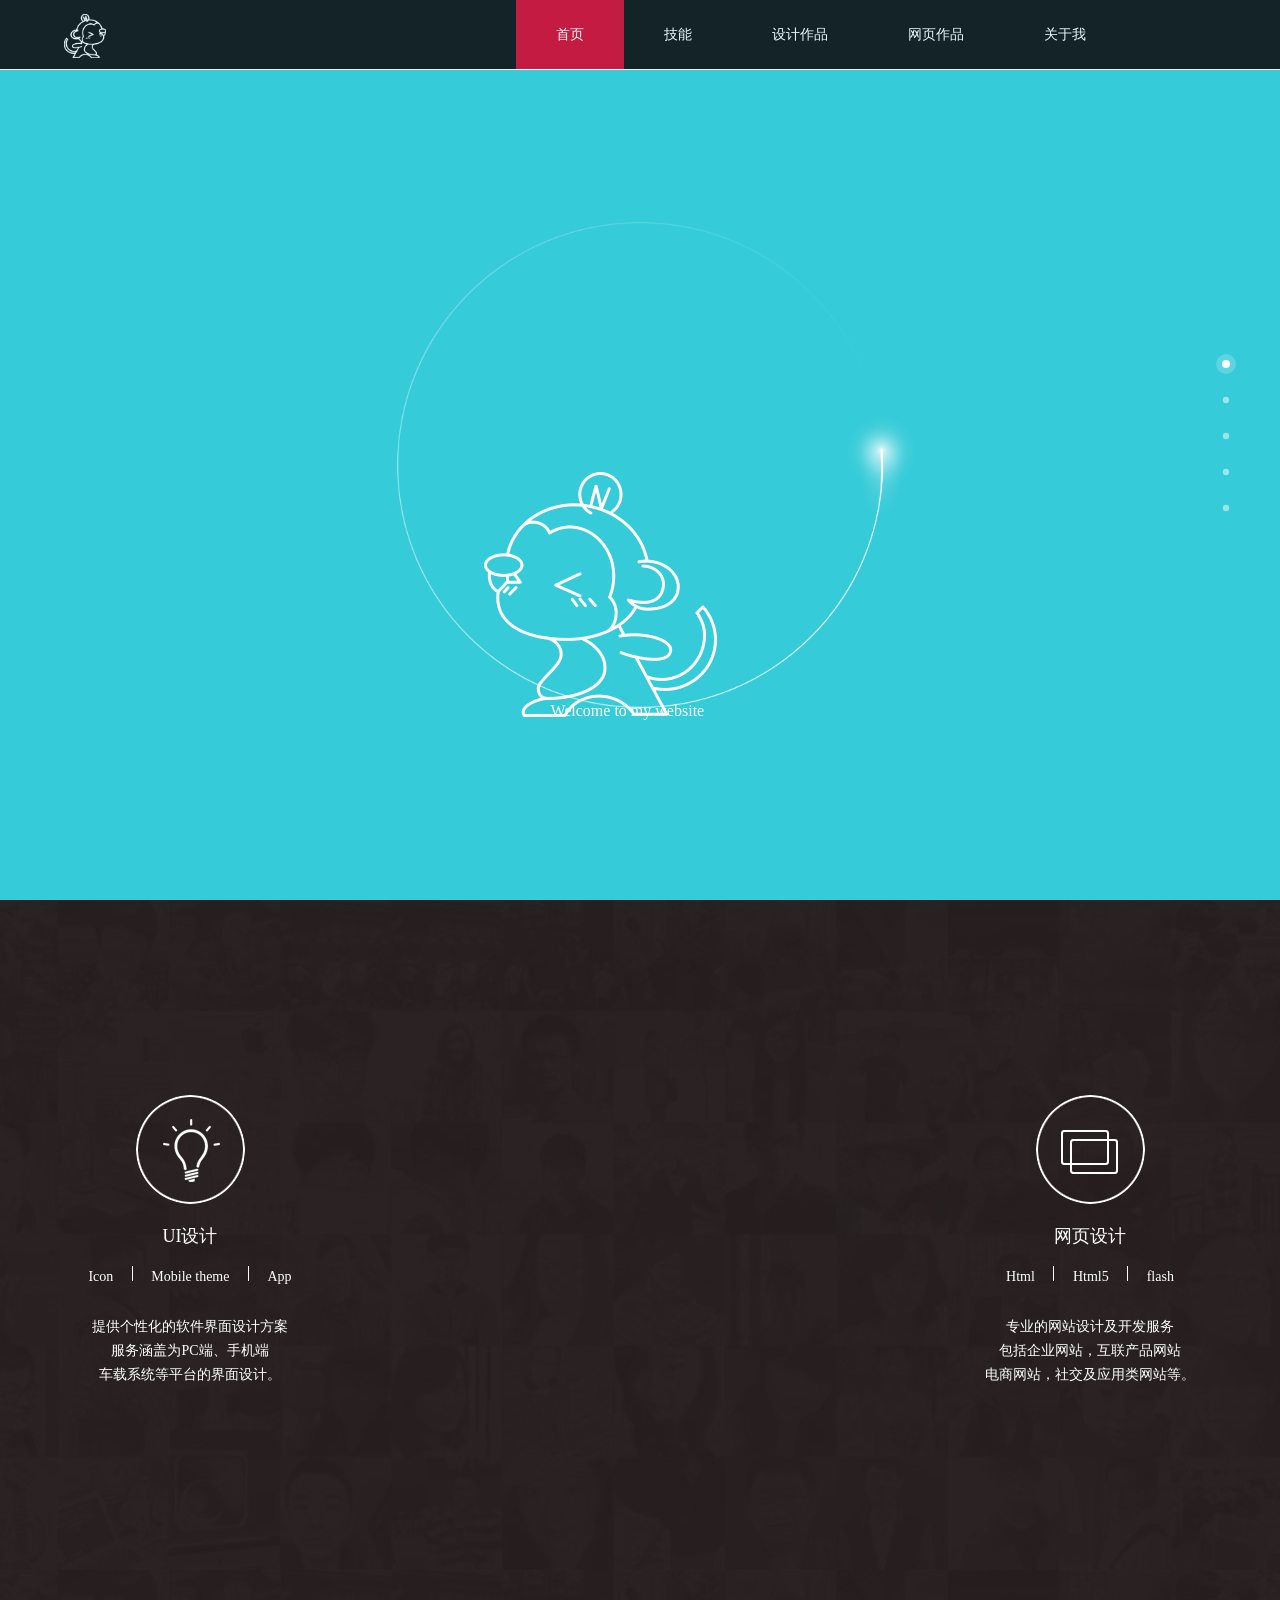
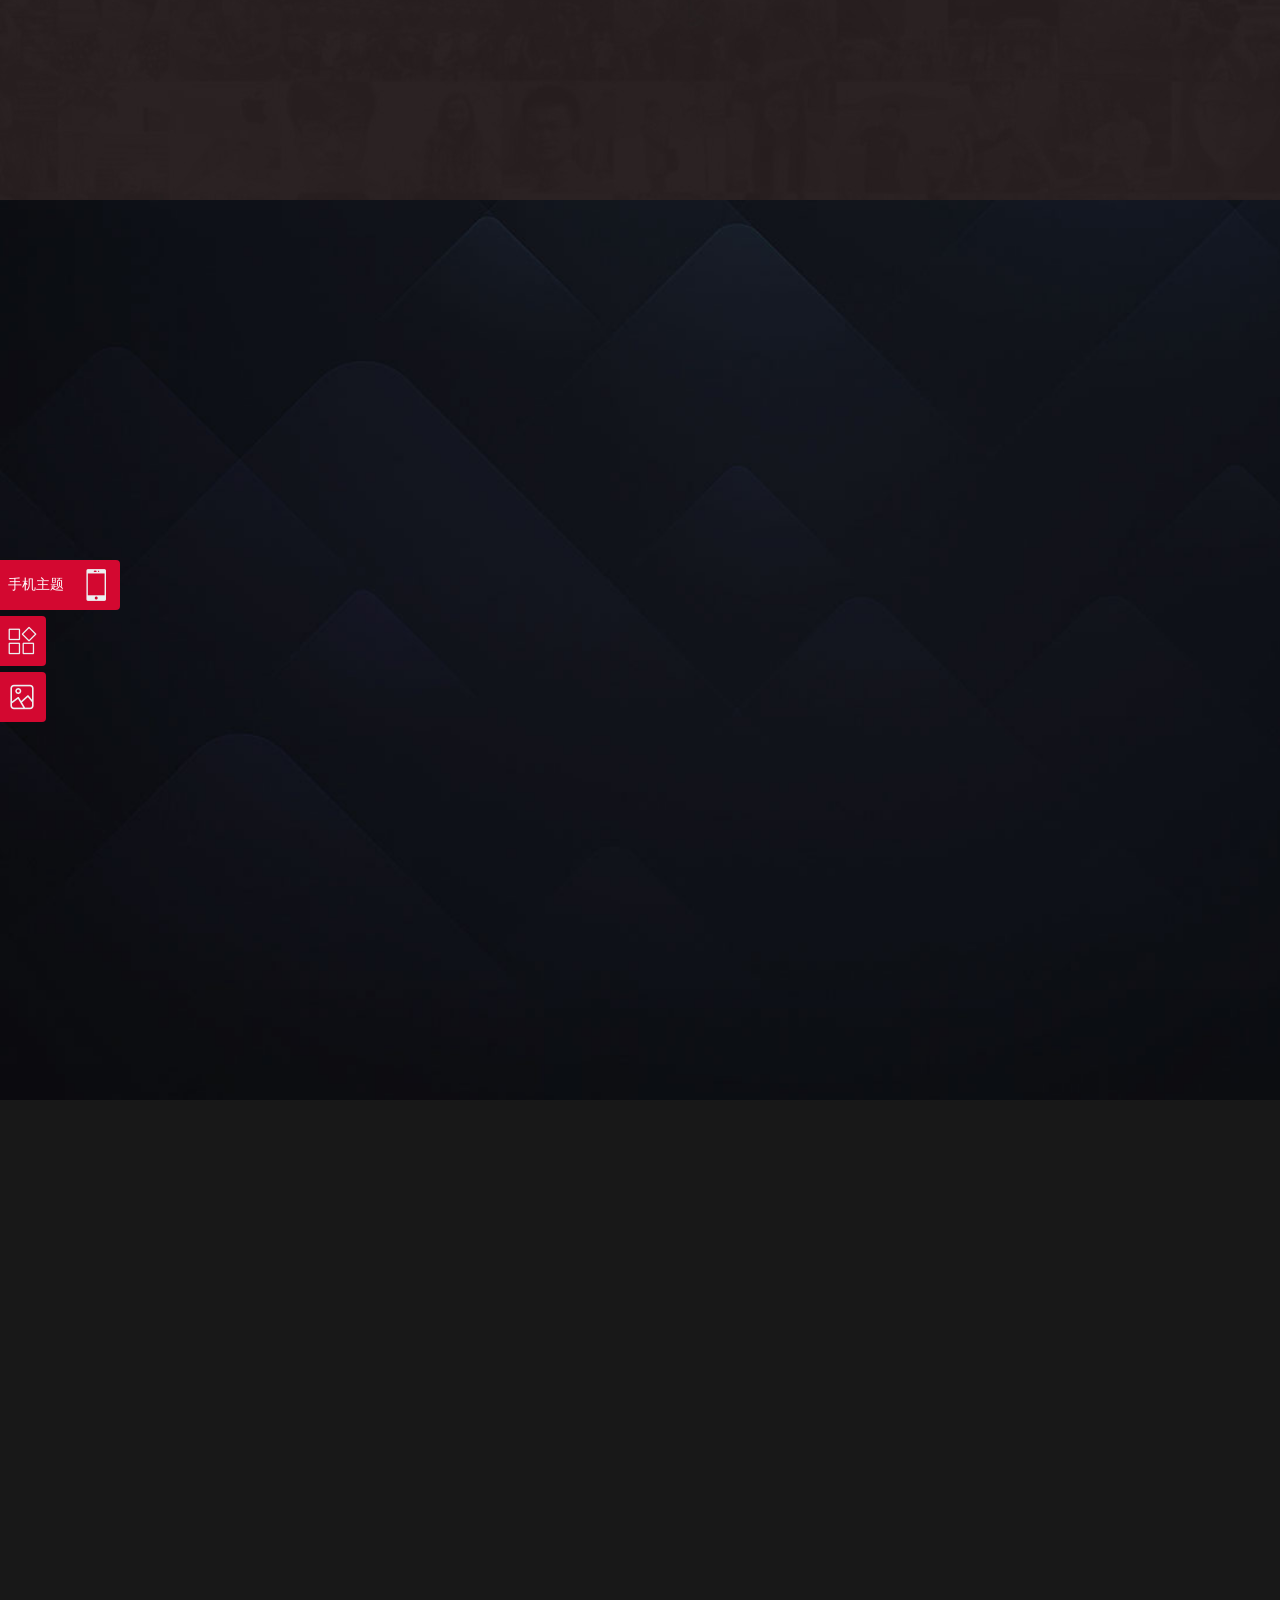
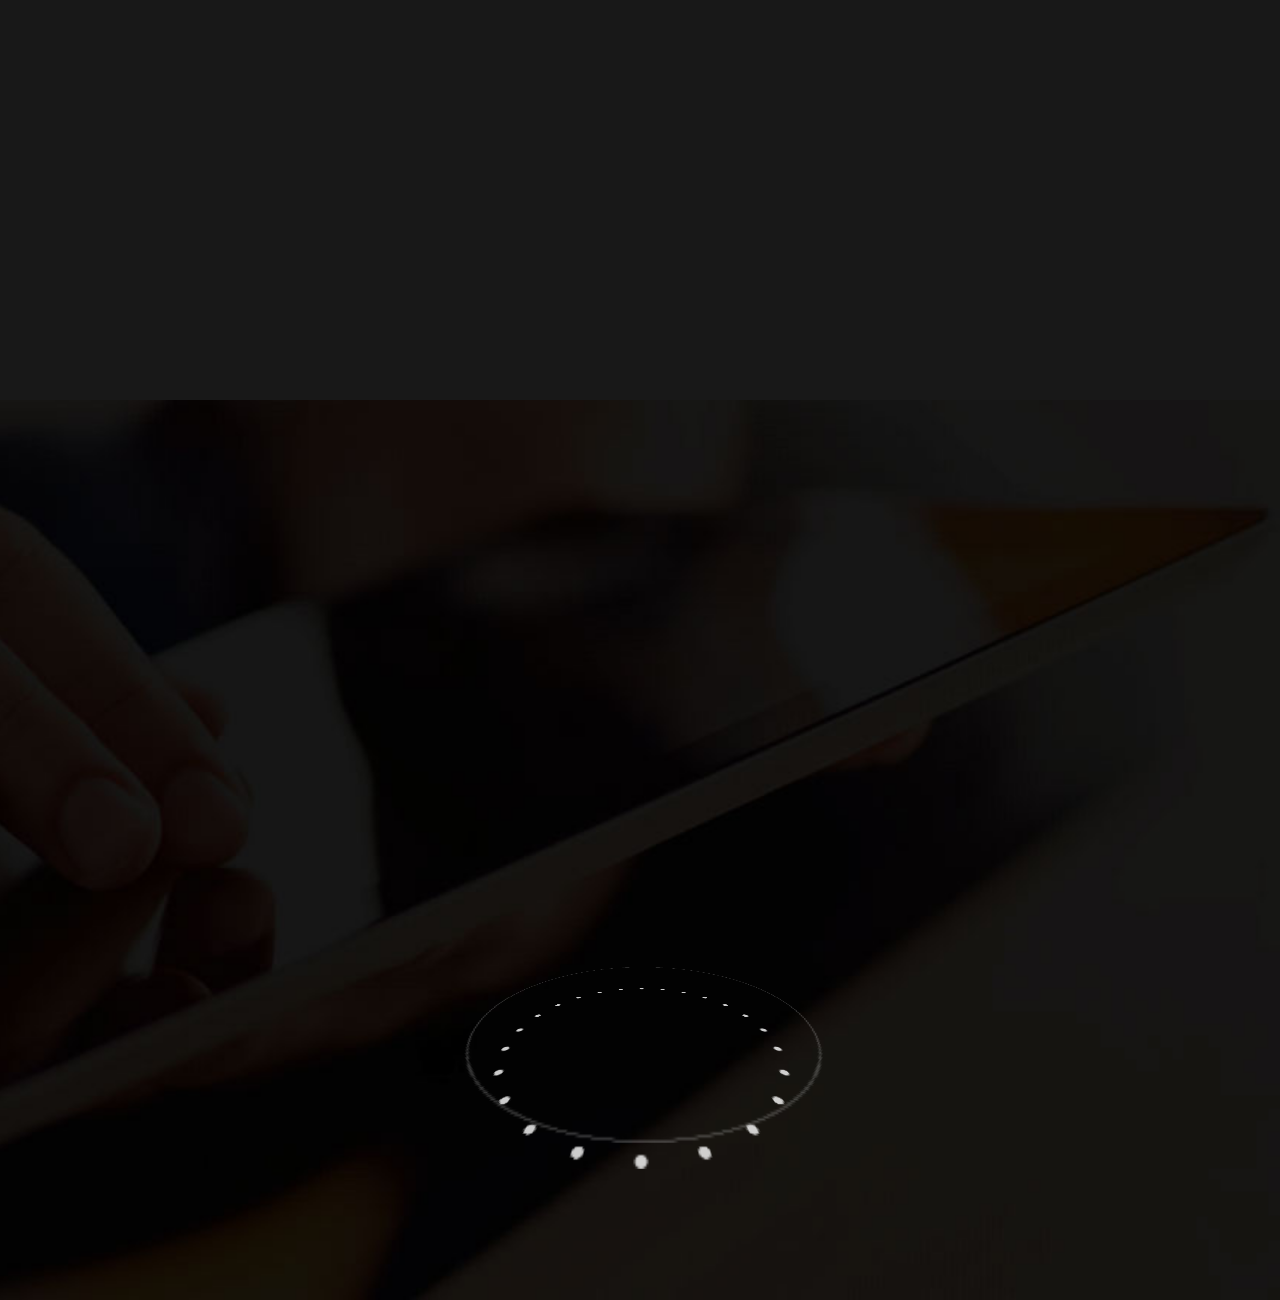
<file: index.html>
<!DOCTYPE html>
<html lang="en">
<head>
    <meta charset="utf-8">
    <link href="css/common.css" rel="stylesheet" type="text/css" />
    <link href="css/index.css" rel="stylesheet" type="text/css" />
</head>
<body>
    <header class="top">
        <div class="top-l">
            <a href="#" class="logo">
            <img src="images/logo5.png" height="44" alt="曾娜个人网站">
            </a>
        </div>
        <div class="top-r">
            <div class="nav">
              <a href="#" class="current">首页</a>
              <a href="#">技能</a>
              <a href="#">设计作品</a>
              <a href="#">网页作品</a>
              <a href="#">关于我</a>
          </div>
        </div>
    </header>
    <section id="wrapper">
        <div class="page one out">
            <div class="banner">
                <ul>
                    <li>
                       <div class="ring">
                           <div class="light"></div>
                       </div> 
                       <div class="banner-logo">
                             <img src="images/logo3.png" height="245" width="233">
                       </div>
                        <p>Welcome to my website</p>
                    </li>
                </ul>
            </div>
        </div>
        <div class="page two out">
            <div class="wrapper">
                <ul>
                    <li class="li01">
                        <div class="bg"></div>
                        <div class="wrap">
                            <div class="ico"></div>
                            <h3>平面设计</h3>
                            <dl>
                                <dd>Ps</dd>
                                <dd><span></span></dd>
                                <dd>Ai</dd>
                                <dd><span></span></dd>
                                <dd>Fw</dd>
                            </dl>
                            <p class="desc">
                            平面设计的常见用途<br/>
                            包括标识、平面广告，海报，广告牌<br/>
                            网站图形元素、标志和产品包装。
                            </p>
                        </div>
                        <div class="img">
                            <img src="pictures/img2-1.jpg" height="168" width="300">
                        </div>
                    </li>
                    <li class="li02">
                        <div class="bg"></div>
                        <div class="wrap">
                            <div class="ico"></div>
                            <h3>UI设计</h3>
                            <dl>
                                <dd>Icon</dd>
                                <dd><span></span></dd>
                                <dd>Mobile theme</dd>
                                <dd><span></span></dd>
                                <dd>App</dd>
                            </dl>
                            <p class="desc">
                            提供个性化的软件界面设计方案<br/>
                            服务涵盖为PC端、手机端<br/>车载系统等平台的界面设计。<br/>
                            </p>
                        </div>
                        <div class="img">
                            <img src="pictures/img2-2.jpg" height="168" width="300">
                        </div>
                    </li>
                    <li class="li03">
                        <div class="bg"></div>
                        <div class="wrap">
                            <div class="ico"></div>
                            <h3>网页设计</h3>
                            <dl>
                                <dd>Html</dd>
                                <dd><span></span></dd>
                                <dd>Html5</dd>
                                <dd><span></span></dd>
                                <dd>flash</dd>
                            </dl>
                            <p class="desc">
                            专业的网站设计及开发服务<br/>
                            包括企业网站，互联产品网站<br/>
                            电商网站，社交及应用类网站等。<br/>
                            </p>
                        </div>
                        <div class="img">
                            <img src="pictures/img2-3.jpg" height="168" width="300">
                        </div>
                    </li>
                    <li class="li04">
                        <div class="bg"></div>
                        <div class="wrap">
                            <div class="ico"></div>
                            <h3>Web前端</h3>
                            <dl>
                                <dd>Html</dd>
                                <dd><span></span></dd>
                                <dd>css</dd>
                                <dd><span></span></dd>
                                <dd>js</dd>
                            </dl>
                            <p class="desc">
                           Web前端开发工程师<br/>
                            主要职责是利用各种Web技术<br/>进行客户端产品的开发
                            </p>
                        </div>
                        <div class="img">
                            <img src="pictures/img2-4.jpg" height="168" width="300">
                        </div>
                    </li>
                </ul>
            </div>
        </div>
        <div class="page three out">
            <!--左边子导航-->
           <ul class="tit clearfix ulwrap">
                <li class="current"><a href="#">手机主题</a></li>
                <li><a href="#">手机APP</a></li>
                <li><a href="#">海报设计</a></li>
            </ul>
            <!--右边内容开始-->
            <div class="wrapper">
                <ol class="wordshow">
                    <li class="app_therm dada current">
                        <div class="therm">
                           <div class="conter_ left">
                              <div class="container">
                               <div class="conter_int">
                                       <ul>
                                           <li style="background-image:url(pictures/app01-1.jpg)"></li>
                                           <li style="background-image:url(pictures/app01-2.jpg)"></li>
                                           <li style="background-image:url(pictures/app01-3.jpg)"></li>
                                           <li style="background-image:url(pictures/app01-4.jpg)"></li>
                                           <li style="background-image:url(pictures/app01-7.jpg)"></li>
                                           <li style="background-image:url(pictures/app01-8.jpg)"></li>
                                           <li style="background-image:url(pictures/app01-1.jpg)"></li>
                                           
                                       </ul>
                               </div>
                               </div>
                           </div>
                           <div class="conter_ right">
                              <ul class="icon01">
                                <li><img src="images/iosicon/camara.png" height="90"></li>
                                <li><img src="images/iosicon/clock.png" height="90"></li>
                                <li><img src="images/iosicon/contact.png" height="90"></li>
                                <li><img src="images/iosicon/download.png" height="90"></li>
                                <li><img src="images/iosicon/flder.png" height="90"></li>
                                <li><img src="images/iosicon/folder.png" height="90"></li>
                                <li><img src="images/iosicon/lightbulb.png" height="90"></li>
                                <li><img src="images/iosicon/mail.png" height="90"></li>
                                <li><img src="images/iosicon/map.png" height="90"></li>
                                <li><img src="images/iosicon/message.png" height="90"></li>
                                <li><img src="images/iosicon/music.png" height="90"></li>
                                <li><img src="images/iosicon/notes.png" height="90"></li>
                                <li><img src="images/iosicon/phone.png" height="90"></li>
                                <li><img src="images/iosicon/photo.png" height="90"></li>
                                <li><img src="images/iosicon/serch.png" height="90"></li>
                              </ul>
                           </div>
                        </div>
                    </li>
                    <li class="app dada">
                       <ul class="wrap_zhuti">
                           <li class="anniu">
                               <h3>能量外卖</h3>
                               <div class="appzhuti current appzhuti01">
                                  <ul class="ulplay01">
                                      <li style="background-image:url(pictures/app01-01.jpg)"></li>
                                      <li style="background-image:url(pictures/app01-02.jpg)"></li>
                                      <li style="background-image:url(pictures/app01-03.jpg)"></li>
                                      <li style="background-image:url(pictures/app01-04.jpg)"></li>
                                      <li style="background-image:url(pictures/app01-05.jpg)"></li>
                                      <li style="background-image:url(pictures/app01-01.jpg)"></li>
                                      
                                  </ul>
                                  <a href="#" class="left left01">&lt;</a>
                                  <a href="#" class="right right01">&gt;</a>
                               </div>
                           </li>
                           <li class="anniu">
                               <h3>相亲app</h3>
                               <div class="appzhuti appzhuti02">
                                  <ul class="ulplay02">
                                      <li style="background-image:url(pictures/app02-01.jpg)"></li>
                                      <li style="background-image:url(pictures/app02-02.jpg)"></li>
                                      <li style="background-image:url(pictures/app02-03.jpg)"></li>
                                      <li style="background-image:url(pictures/app02-04.jpg)"></li>
                                      <li style="background-image:url(pictures/app02-05.jpg)"></li>
                                      <li style="background-image:url(pictures/app02-01.jpg)"></li>
                                  </ul>
                                   <a href="#" class="left left02">&lt;</a>
                                  <a href="#" class="right right02">&gt;</a>
                               </div>
                           </li>
                           <li class="anniu">
                               <h3>想去app</h3>
                               <div class="appzhuti appzhuti03">
                                  <ul class="ulplay03">
                                      <li style="background-image:url(pictures/app03-01.jpg)"></li>
                                      <li style="background-image:url(pictures/app03-02.jpg)"></li>
                                      <li style="background-image:url(pictures/app03-03.jpg)"></li>
                                      <li style="background-image:url(pictures/app03-04.jpg)"></li>
                                      <li style="background-image:url(pictures/app03-05.jpg)"></li>
                                      <li style="background-image:url(pictures/app03-01.jpg)"></li>
                                  </ul>
                                  <a href="#" class="left left03">&lt;</a>
                                  <a href="#" class="right right03">&gt;</a>
                               </div>
                           </li>
                       </ul>
                    </li>
                    <li class="pc_banner dada">
                        <div class="banner-show" id="youku">
                            <div id="images">
                                <ul>
                                    <li class="no0">
                                        <div class="zhezhao"></div>
                                        <a href="#"><img src="pictures/banner01.jpg" width="400" /></a>
                                    </li>
                                    <li class="no1">
                                        <div class="zhezhao"></div>
                                        <a href="#"><img src="pictures/banner02.jpg" width="400" /></a>
                                    </li>
                                    <li class="no2">
                                        <div class="zhezhao"></div>
                                        <a href="#"><img src="pictures/banner03.jpg" width="400" /></a>
                                    </li>
                                    <li class="no3">
                                        <div class="zhezhao"></div>
                                        <a href="#"><img src="pictures/banner04.jpg" width="400" /></a>
                                    </li>
                                    <li class="no4">
                                        <div class="zhezhao"></div>
                                        <a href="#"><img src="pictures/banner05.jpg" width="400" /></a>
                                    </li>
                                    <li class="denghou">
                                        <div class="zhezhao"></div>
                                        <a href="#"><img src="pictures/banner06.jpg" width="400" /></a>
                                    </li>
                                    <li class="denghou">
                                        <div class="zhezhao"></div>
                                        <a href="#"><img src="pictures/banner07.jpg" width="400" /></a>
                                    </li>
                                    <li class="denghou">
                                        <div class="zhezhao"></div>
                                        <a href="#"><img src="pictures/banner08.jpg" width="400" /></a>
                                    </li>
                                    <li class="denghou">
                                        <div class="zhezhao"></div>
                                        <a href="#"><img src="pictures/banner09.jpg" width="400" /></a>
                                    </li>
                                    <li class="denghou">
                                        <div class="zhezhao"></div>
                                        <a href="#"><img src="pictures/banner10.jpg" width="400" /></a>
                                    </li>
                                </ul>
                            </div>
                            <div id="anniu">
                                <a class="leftbut">&lt;</a>
                                <a class="rightbut">&gt;</a>
                            </div>
                            <div id="xiaoyuandian">
                                <ul>
                                    <li></li>
                                    <li></li>
                                    <li class="cur"></li>
                                    <li></li>
                                    <li></li>
                                    <li></li>
                                    <li></li>
                                    <li></li>
                                    <li></li>
                                    <li></li>
                                </ul>
                            </div>
                        </div>
                    </li>
                </ol>        
            </div>
        </div>
        <div class="page four out">
            <div class="wrapper">
                <!-- <h2>网页作品</h2> -->
                <ul class="tit clearfix">
                    <li class="current">
                        <a href="#">手机端</a>
                    </li>
                    <li>
                        <a href="#">PC端</a>
                    </li>
                    <li>
                        <a href="#">响应式</a>
                    </li>
                </ul>
                
                <ol class="webshow">
                    <li class="web01 current">
                        <ul class="web01-ul">           
                            <li>
                                <a href="web/mobile01/index.html" target="_blank"><img src="pictures/web01-01.jpg" width="270" alt="小米官网" title="小米官网"></a>
                            </li>
                            <li>
                                <a href="web/mobile02/index.html" target="_blank"><img src="pictures/web01-02.jpg" width="270" alt="同城旅游" title="同城旅游"></a>
                            </li>
                            <li>
                                <a href="web/mobile03/index.html" target="_blank"><img src="pictures/web01-03.jpg" width="270" alt="一元夺宝" title="一元夺宝"></a>
                            </li>
                        </ul>
                    </li>
                    <li class="web02">
                        <ul class="case">           
                            <li class="">
                                <div class="case_w" href="#">          
                                    <img src="pictures/web02-01.jpg" width="262" id="img1">
                                    <div class="fire"></div>
                                    <a href="web/web01/index.html" class="x" title="莎莎官网" target="_blank"></a>
                                    <p>莎莎官网</p>
                                </div>
                            </li>
                            <li class="">
                                <div class="case_w" href="#">          
                                    <img src="pictures/web02-02.jpg" id="img2" width="262">
                                    <div class="fire"></div>
                                    <a href="web/web02/index.html" class="x" title="珍岛科技有限公司" target="_blank"></a>
                                    <p>珍岛科技有限公司</p>
                                </div>
                            </li>
                            <li class="last">
                                <div class="case_w" href="#">          
                                    <img src="pictures/web02-03.jpg" id="img3" width="262">
                                    <div class="fire"></div>
                                    <a href="web/web03/index.html" class="x" title="小米官网" target="_blank"></a>
                                    <p>小米官网</p>
                                </div>
                            </li>
                            <li class="">
                                <div class="case_w" href="#">           
                                    <img src="pictures/web02-04.jpg" id="img4" width="262">
                                    <div class="fire"></div>
                                    <a href="web/web04/index.html" class="x" title="唯品会新版" target="_blank"></a>
                                    <p>唯品会新版</p>
                                </div>
                            </li>
                            <li class="">
                                <div class="case_w" href="#">         
                                    <img src="pictures/web02-01.jpg" id="img5" width="262">
                                    <div class="fire"></div>
                                    <a href="#" class="x" title=""></a>
                                    <a href="#" class="y"></a>
                                    <p>莎莎网</p>
                                </div>
                            </li>
                            <li class="last">
                                <div class="case_w" href="#">        
                                    <img src="pictures/web02-01.jpg" id="img6" width="262">
                                    <div class="fire"></div>
                                    <a href="#" class="x" title=""></a>
                                    <p>莎莎网</p>

                                </div>
                            </li>
                        </ul>
                    </li>
                    <li class="web03 playing">
                        <div class="roll">
                            <div class="path">
                              <div class="spot"></div>
                            </div>
                        </div>
                        <ul class="response">           
                            <li class="">
                              <div class="imgwrap">
                                <a href="web/response01/index.html" target="_blank" title="维克佳"><img src="pictures/web03-01.jpg" width="284"></a>
                              </div>
                            </li>
                            <li class="">
                              <div class="imgwrap">
                                 <a href="web/response01/index.html" target="_blank" title="维克佳"><img src="pictures/web03-01.jpg" width="284"></a>
                              </div>
                            </li>
                            <li class=" last">
                              <div class="imgwrap">
                                 <a href="web/response01/index.html" target="_blank" title="维克佳"><img src="pictures/web03-01.jpg" width="284"></a>
                              </div>
                            </li>
                        </ul>
                    </li>
                </ol>
            </div>
        </div>
        <div class="page five out">
            <div class="wrapper playing">
                <ul class="roll">
                    <li class="r1"></li>
                    <li class="r4"></li>
                </ul>
                <div class="left">
                    <h4>基本信息</h4>
                    <ul class="base-message">
                        <li><em>姓名</em>：<strong>曾宪林</strong></li>
                        <li><em>职位</em>：<strong>web前端工程师</strong></li>
                        <li><em>学历</em>：<strong>大专</strong></li>
                    </ul>
                </div>
                <div class="right">
                    <h4>联系方式</h4>
                    <ul class="contact-me">
                        <li><em>电话</em>：<strong>15018791515</strong></li>
                        <li><em>QQ</em>：<strong>877529974</strong></li>
                        <li><em>微信</em>：<strong>lnyy1013</strong></li>
                        <li><em>地址</em>：<strong>广州市天河区</strong></li>
                    </ul>
                </div>
            </div>
        </div>
        
    </section>
    <ol id="circle">
        <li class="current"></li>
        <li></li>
        <li></li>
        <li></li>
        <li></li>
    </ol>
</body>
</html>
    <script type="text/javascript" src="js/jquery-1.7.2.min.js"></script>
    <script type="text/javascript" src="js/jquery.mousewheel.js"></script>
    <script type="text/javascript" src="js/index.js"></script>
    <script type="text/javascript">
         $(function(){
            var speed=300;
            var index = $(this).index();
            $(".ulwrap li").hover(function(event) {
              $(this).eq(index).stop().animate({"left":"0"}, speed).siblings().stop().animate({"left":"-74px"}, speed)
            });
         $(".ulwrap li").click(function(event) {
            var index = $(this).index();
             $(".wordshow li.dada").eq(index).addClass('current').siblings().removeClass('current');
     });
    
            // 定时器 
            var $key=0;
            var $key02=0;
            var timer06=setInterval(fun, 2000);
            function fun(){
                $key++;
                if($key>6){
                  $key=1;
                  $(".conter_int ul").css('left',0);
                }
                $(".conter_int ul").stop().animate({"left":-$key*213}, 800);
            }
            $(".conter_int ul").hover(function() {
            clearInterval(timer06);
        }, function() {
            timer06=setInterval(fun, 2000);
        });
         })
    </script>
<script type="text/javascript">
    $(function(){
        (function(){
    var shijian = 500;
    var jiangeshijian = 1500;   //自动轮播的时间
    var nowimg = 2;
    var lock = false;
    var mytimer = 0;

    var s0 = {"width":248 ,"height":131 , "top":100 , "left": -62 ,"opacity":0}
    var s1 = {"width":493, "height":224,  "top":44,     "left": 53,"opacity":1}
    var s2 = {"width":639, "height":270,  "top":21,     "left": 186,"opacity":1}
    var s3 = {"width":493, "height":224,  "top":44,     "left": 459,"opacity":1}
    var s4 = {"width":248 ,"height":131 , "top":100 ,   "left": 793,"opacity":0}

     zidong();
     function zidong(){
         window.clearInterval(mytimer);
         mytimer = window.setInterval(
             function(){
                 $(".rightbut").trigger("click");
             }
         ,jiangeshijian);
     }

     $("#youku").mouseenter(
         function(){
             window.clearInterval(mytimer);
         }
     );

     $("#youku").mouseleave(zidong);

     $(".rightbut").click(
         function(){
             if(!$("#images ul li").is(":animated") || lock){
                 //折腾信号量
                 if(nowimg < $("#images ul li").length - 1){
                     nowimg = nowimg + 1;
                 }else{
                     nowimg = 0;
                 }
                 //设置小圆点：
                 $("#xiaoyuandian ul li").eq(nowimg).addClass("cur").siblings().removeClass("cur");

                 //先交换位置、状态
                 $(".no1").animate(s0,shijian);
                 $(".no2").animate(s1,shijian);
                 $(".no3").animate(s2,shijian);
                 $(".no4").animate(s3,shijian);
                 $(".no0").css(s4);

                 //控制遮罩：
                 $(".no3 .zhezhao").animate(
                     {
                         "opacity":0
                     },shijian
                 );
                 //控制遮罩：
                 $(".no2 .zhezhao").animate(
                     {
                         "opacity":0.6
                     },shijian
                 );

                 //交换身份
                 $(".no0").attr("class","denghou");
                 $(".no1").attr("class","no0");
                 $(".no2").attr("class","no1");
                 $(".no3").attr("class","no2");
                 $(".no4").attr("class","no3");

                 //交换身份要有一个经典算法：
                 if($(".no3").next().length != 0){
                     $(".no3").next().attr("class","no4");
                 }else{
                     $("#images ul li:first").attr("class","no4");
                 }
                 //下面这句话是为了保险起见
                 $(".no4").css(s4);                  
             }
         }
     );

     $(".leftbut").click(
         function(){
             if(!$("#images ul li").is(":animated") || lock){
                 //折腾信号量
                 if(nowimg > 0){
                     nowimg = nowimg - 1;
                 }else{
                     nowimg = $("#images ul li").length - 1;
                 }
                 //设置小圆点：
                 $("#xiaoyuandian ul li").eq(nowimg).addClass("cur").siblings().removeClass("cur");

                 $(".no0").animate(s1,shijian);
                 $(".no1").animate(s2,shijian);
                 $(".no2").animate(s3,shijian);
                 $(".no3").animate(s4,shijian);
                 $(".no4").css(s0);

                 //控制遮罩：
                 $(".no1 .zhezhao").animate(
                     {
                         "opacity":0
                     },shijian
                 );
                 //控制遮罩：
                 $(".no2 .zhezhao").animate(
                     {
                         "opacity":0.6
                     },shijian
                 );

                 $(".no4").attr("class","denghou");
                 $(".no3").attr("class","no4");
                 $(".no2").attr("class","no3");
                 $(".no1").attr("class","no2");
                 $(".no0").attr("class","no1");
                 if($(".no1").prev().length != 0){
                     $(".no1").prev().attr("class","no0");
                 }else{
                     $("#images li:last").attr("class","no0");
                 }
                 $(".no0").css(s0);
             }
         }
     );

     $("#xiaoyuandian ul li").click(
         function(){
             //这是上帝的后门：
             lock = true;
             //先让小圆点的时间变为100毫秒
             shijian = 100;

             //判断应该模拟点击左按钮还是右按钮
             if($(this).index() > nowimg){
                 var cishu = $(this).index() - nowimg;
                 for(var i = 1 ; i <= cishu ; i = i + 1){
                     $(".rightbut").trigger("click");
                 }
             }else{
                 var cishu = nowimg - $(this).index();
                 for(var i = 1 ; i <= cishu ; i = i + 1){
                     $(".leftbut").trigger("click");
                 }
             }

             //再把后门关上：
             lock = false;
             shijian = 500;

             nowimg = $(this).index();
             //设置小圆点：
             $("#xiaoyuandian ul li").eq(nowimg).addClass("cur").siblings().removeClass("cur");
         }
     );
})();
    })
</script>
</file>
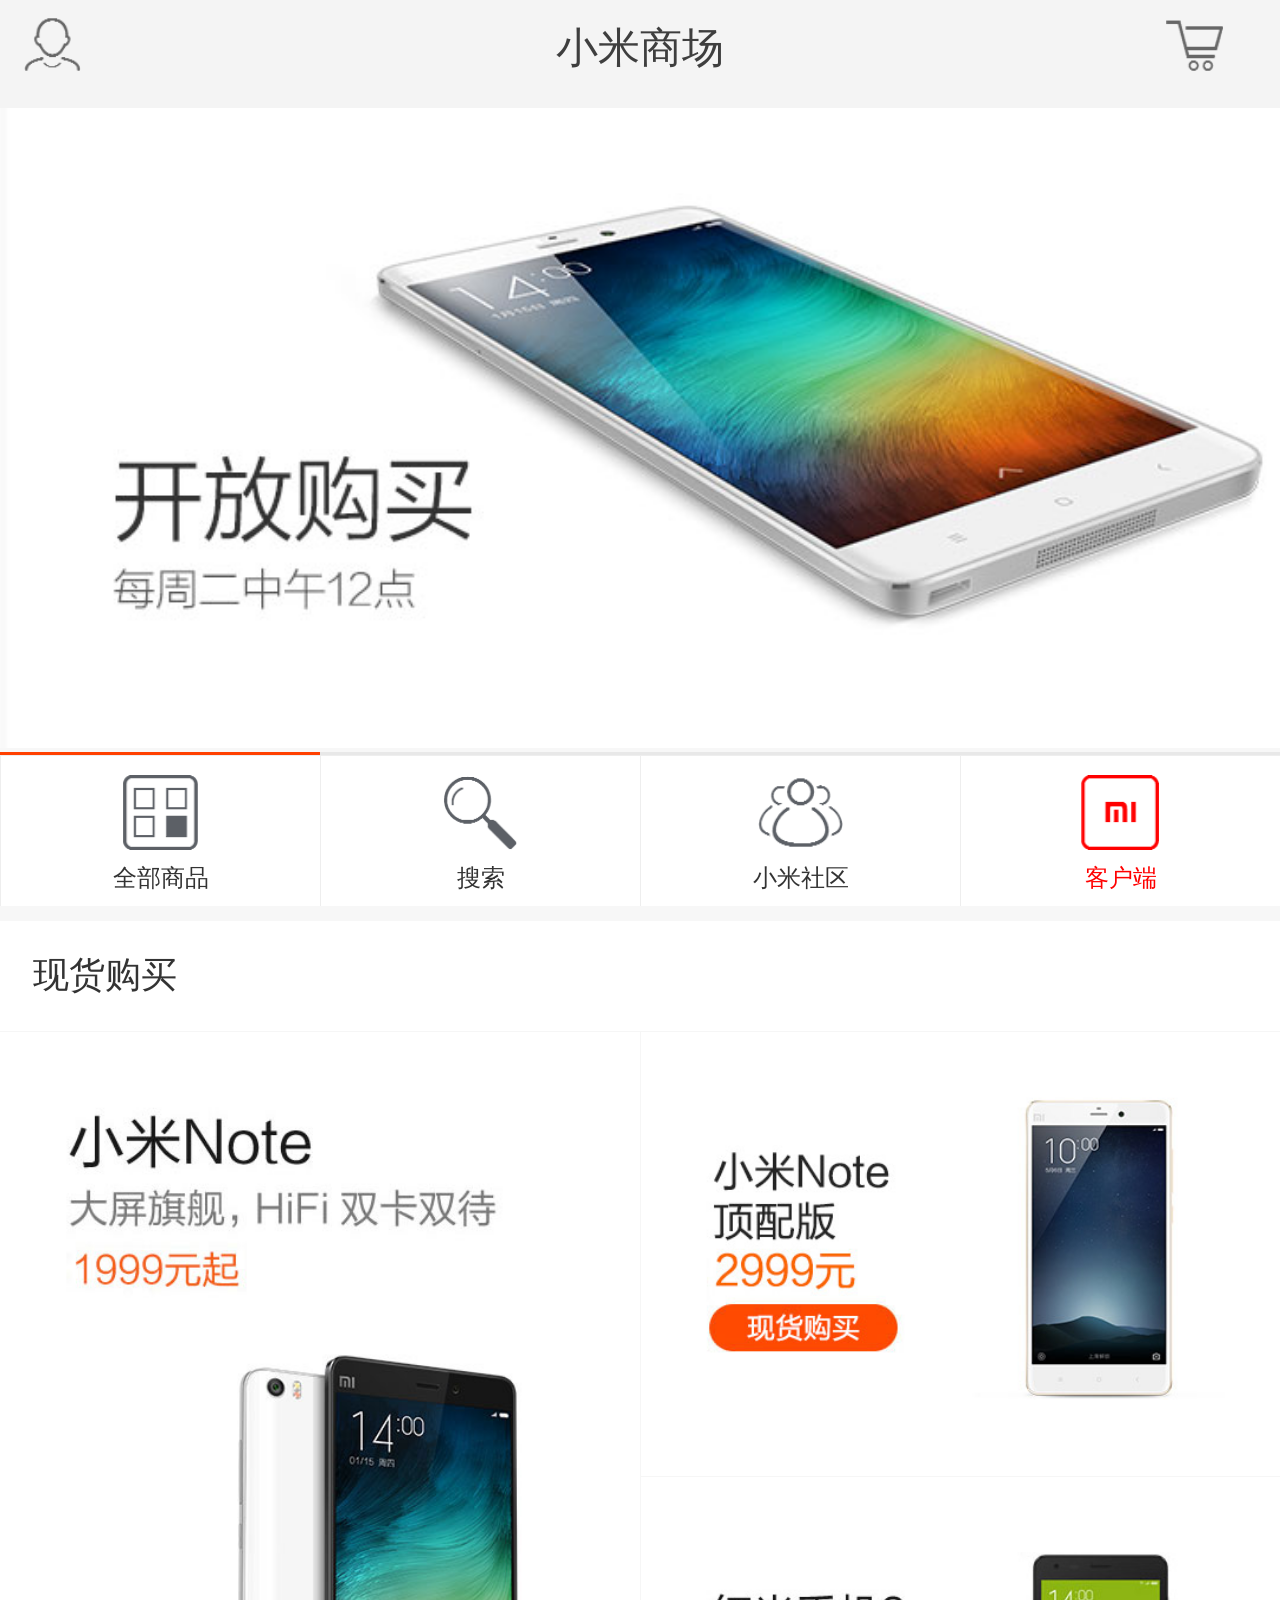
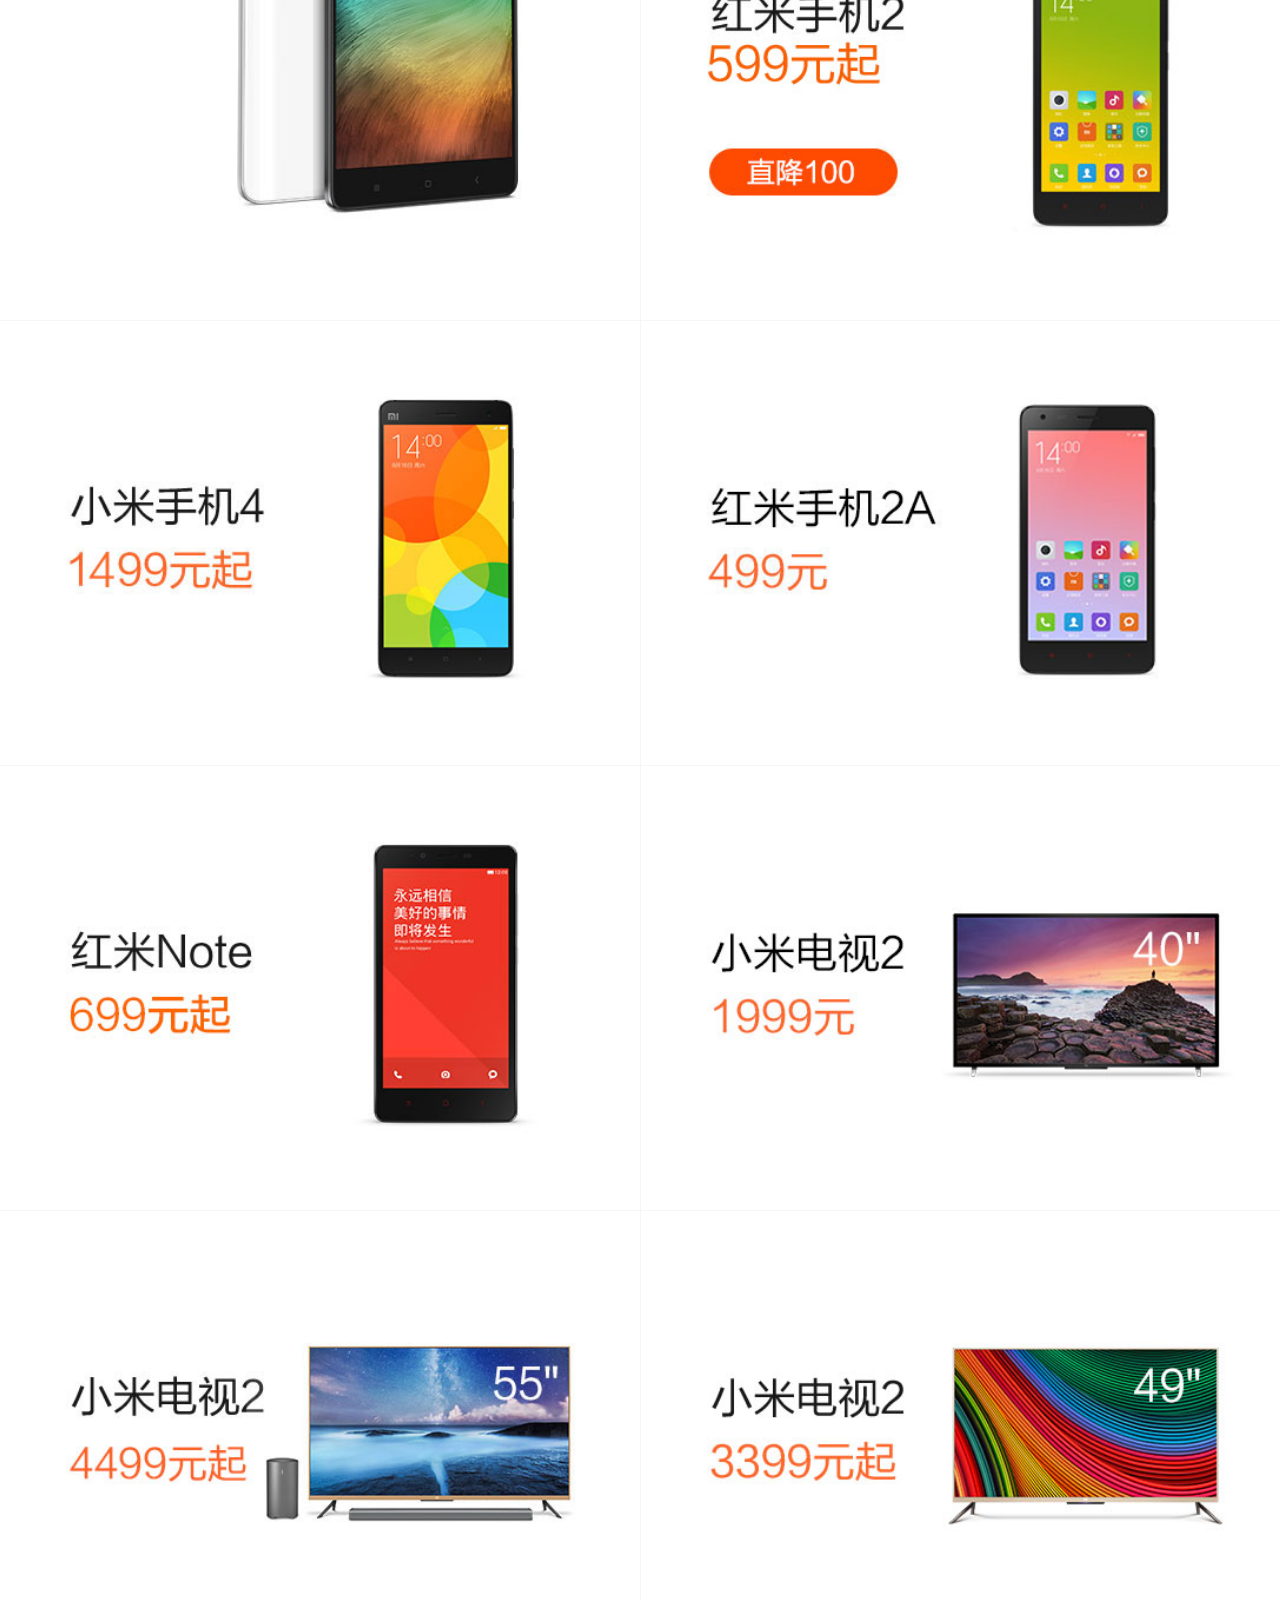
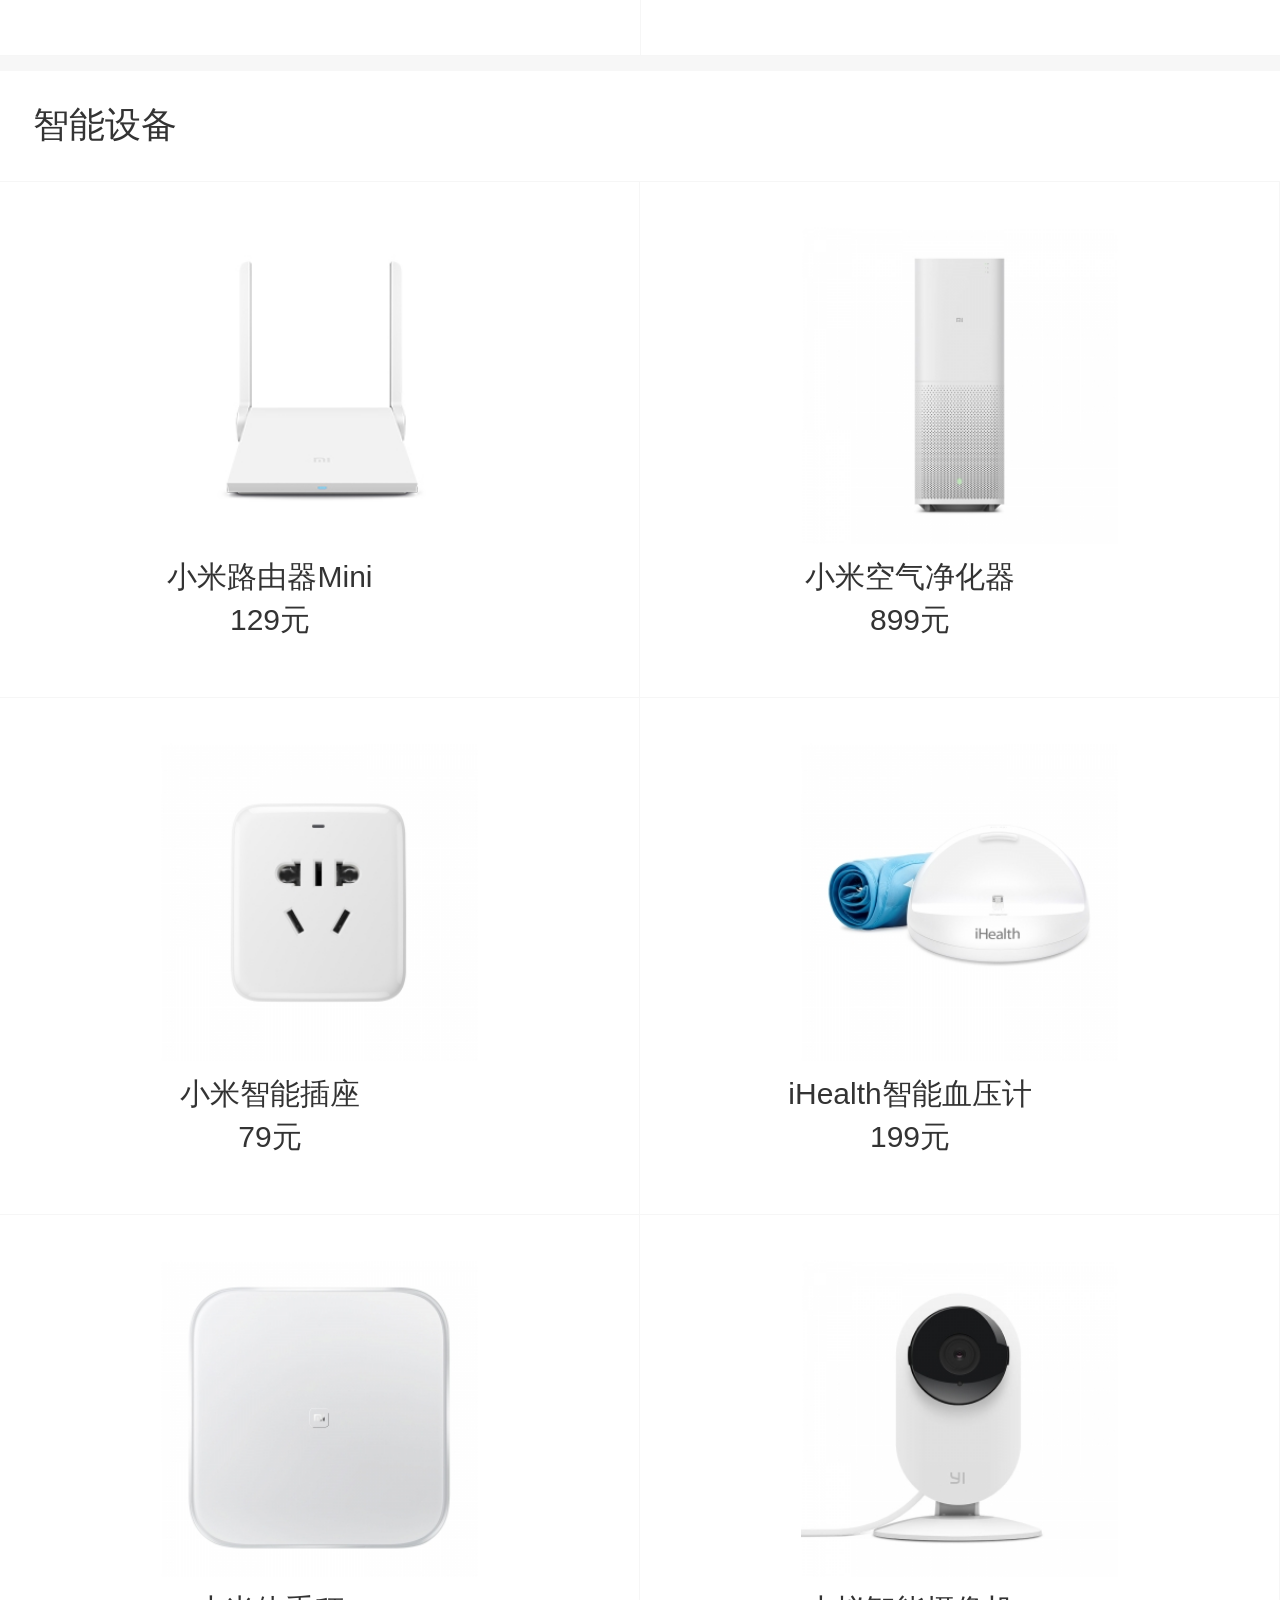
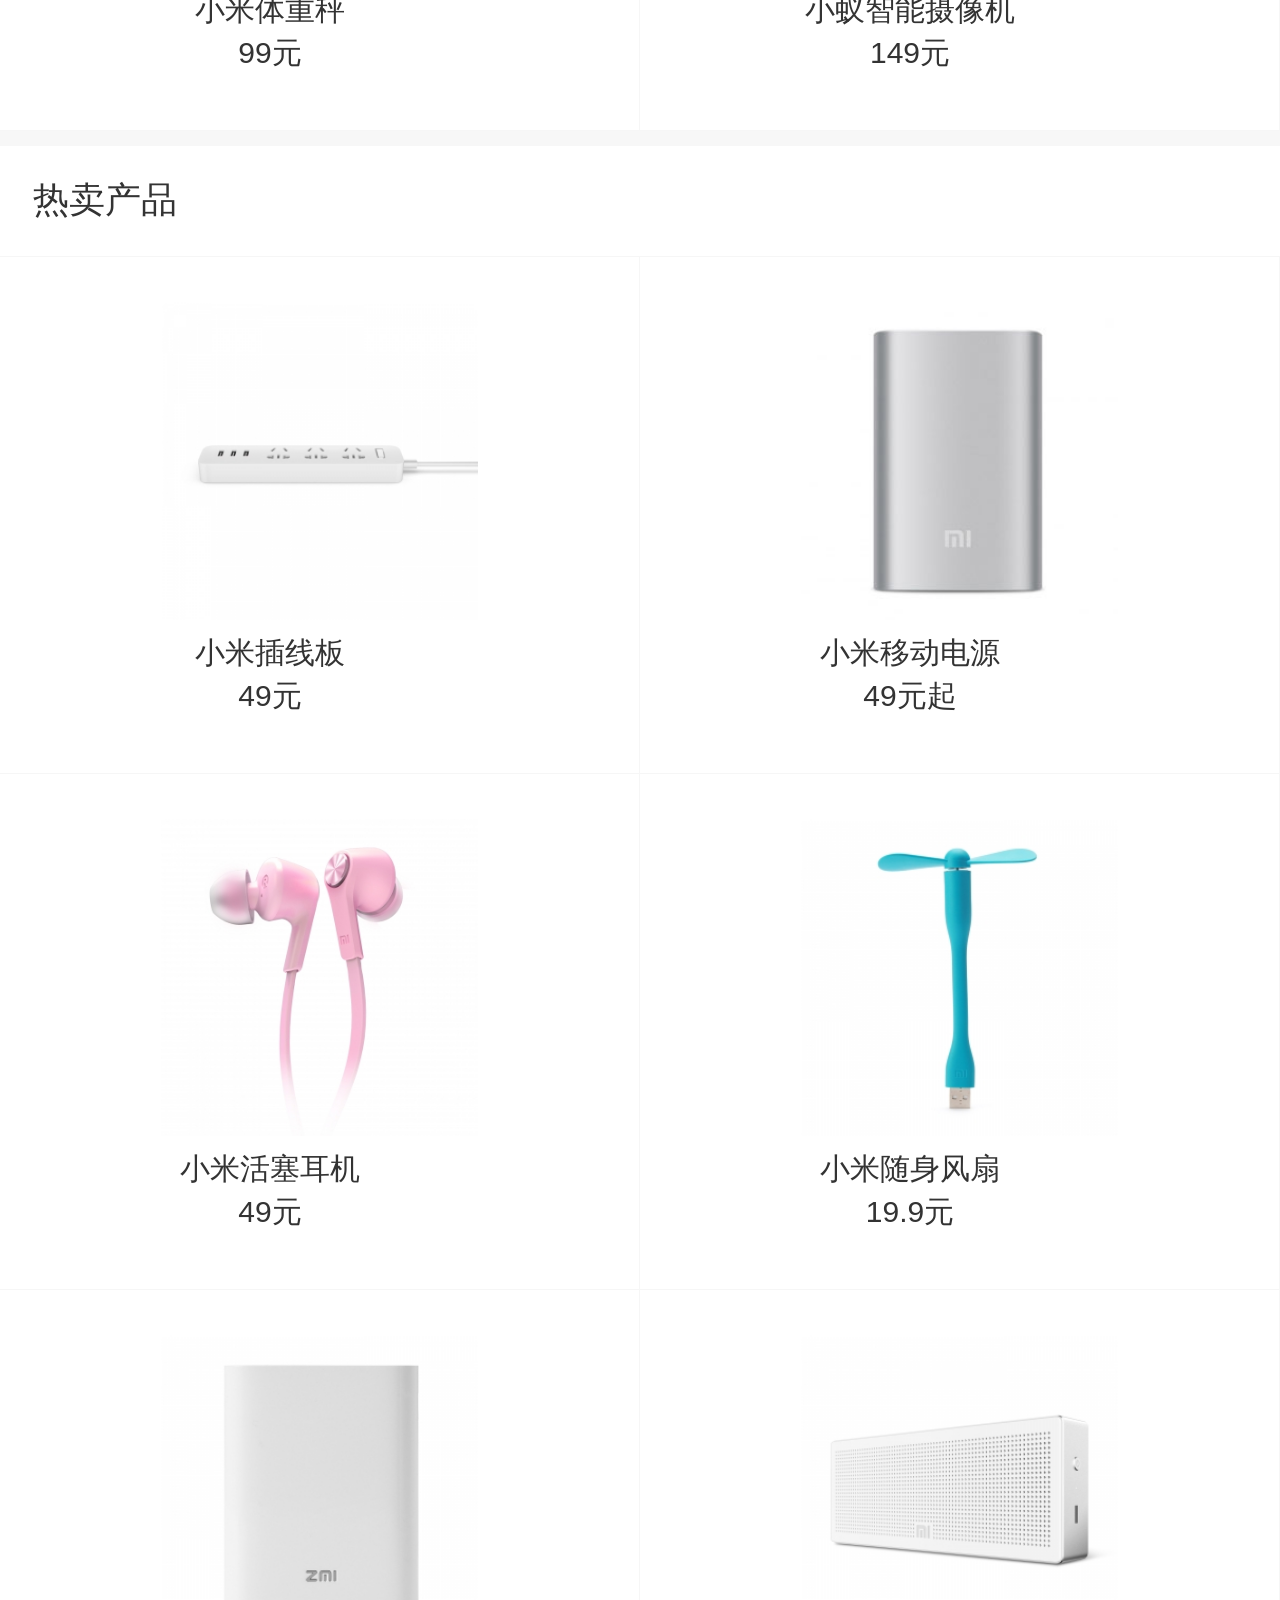
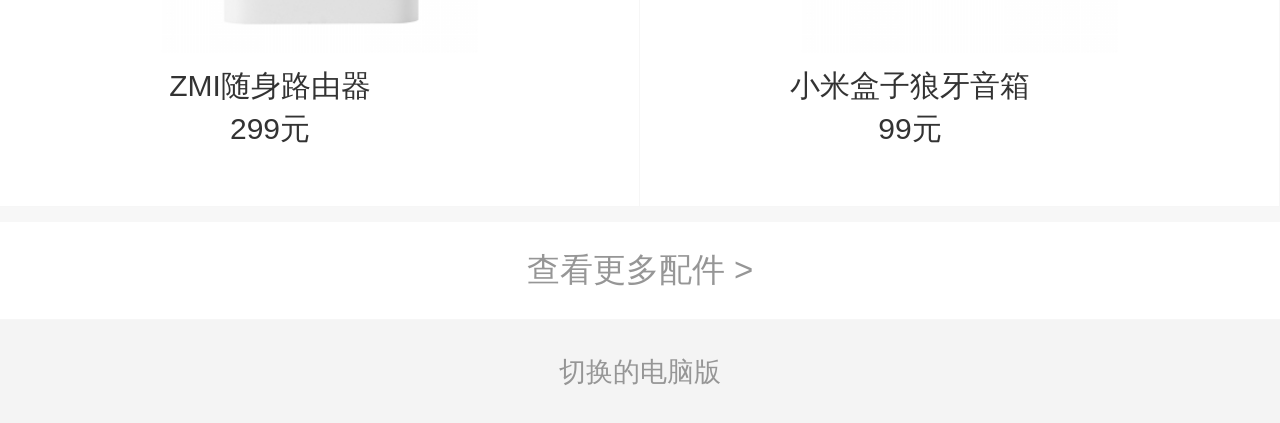
<file: web/mobile01/index.html>
<!DOCTYPE html>
<html>
<head>
    <meta charset="utf-8">
    <link rel="stylesheet" type="text/css" href="css/global.css" />
    <link rel="stylesheet" type="text/css" href="css/index.css" />
            <meta name="viewport" content="width=device-width, initial-scale=1.0, maximum-scale=1.0, user-scalable=0">
    <script type="text/javascript" src="js/TouchSlide.1.1.js"></script>
</head>
<body>

<div class="wrap">

      <header class="header">
          <a href=""></a>
          <h3>小米商场</h3>
          <span></span>
      </header>

      <div class="banner">
           <div id="focus" class="focus">
                <div class="hd">
                    <ul>
                      <li>1</li>
                      <li>3</li>
                      <li>2</li>
                      <li>4</li>
                    </ul>
                </div>
                <div class="bd">
                    <ul>
                        <li><a href="#"><img src="images/banner1.jpg" /></a></li>
                        <li><a href="#"><img src="images/banner2.jpg" /></a></li>
                        <li><a href="#"><img src="images/banner3.jpg" /></a></li>
                        <li><a href="#"><img src="images/banner4.jpg" /></a></li>
                    </ul>
                </div>
           </div>

            <script type="text/javascript">
                TouchSlide({ 
                    slideCell:"#focus",
                    titCell:".hd ul", //开启自动分页 autoPage:true ，此时设置 titCell 为导航元素包裹层
                    mainCell:".bd ul", 
                    effect:"leftLoop", 
                    autoPlay:true,//自动播放
                    autoPage:true //自动分页
                    })
            </script>      
      </div>
     
     <div class="figure">
       <ul>
          <li><span>全部商品</span></li>
          <li><span>搜索</span></li>
          <li><span>小米社区</span></li>
          <li><span>客户端</span></li>
       </ul>
     </div>

     
     <div class="title">
          <span>现货购买</span>
     </div>
     
     <div class="card show_big">

         <div class="col2">
            <div class="row2 mg-bor-right">
              <a href="http://s1.mi.com/m/product/minote/index.html?0629">
                <span class="imgurl">
                   <img src="images/1.jpg" height="740" width="540" alt="" />
                </span>
              </a>
            </div>

            <div class="rows">
              <div class="row1">
                 <a href="http://s1.mi.com/m/product/minotetop/index.html?1232221"><span class="imgurl"><img src="images/2.jpg" height="371" width="543" alt="" /></span></a>
              </div>
              <div class="row1 mg-bor-left mg-bor-top">
                  <a href="http://s1.mi.com/m/product/hongmi2/index.html?0706"><span class="imgurl"><img src="images/3.jpg" height="371" width="543" alt="" /></span></a>
              </div>
            </div>
            
         </div>
     </div>
          
     <div class="card show_big show_big2">
          <div>
              <div class="col2">
                 <div class="row1 mg-bor-right">
                    <a href="http://s1.mi.com/m/product/mi4/index.html?229171">
                        <span class="imgurl">
                            <img src="images/4.jpg" height="371" width="543" alt="" />
                        </span>
                    </a>
                 </div>
                 <div class="row1 mg-bor-right">
                    <a href="http://s1.mi.com/m/product/hongmi2a/">
                        <span class="imgurl">
                            <img src="images/5.jpg" height="371" width="543" alt="" />
                        </span>
                    </a>
                 </div>
              </div>

              <div class="col2">
                 <div class="row1 mg-bor-right">
                    <a href="http://s1.mi.com/m/product/note4gds/index.html?1327">
                        <span class="imgurl">
                            <img src="images/6.jpg" height="371" width="543" alt="" />
                        </span>
                    </a>
                 </div>
                 <div class="row1 mg-bor-right">
                    <a href="http://www.mi.com/mitv40/">
                        <span class="imgurl">
                            <img src="images/7.jpg" height="371" width="543" alt="" />
                        </span>
                    </a>
                 </div>
              </div>

              <div class="col2">
                 <div class="row1 mg-bor-right">
                    <a href="http://www.mi.com/mitv55/">
                        <span class="imgurl">
                            <img src="images/8.jpg" height="371" width="543" alt="" />
                        </span>
                    </a>
                 </div>
                 <div class="row1 mg-bor-right">
                    <a href="http://www.mi.com/mitv/">
                        <span class="imgurl">
                            <img src="images/9.jpg" height="371" width="543" alt="" />
                        </span>
                    </a>
                 </div>
              </div>
           </div>
       </div>



     <div class="list">
         <div class="title">
              <span>智能设备</span>
         </div>

         <div class="list-cell">

            <div class="row">
                <div class="cell">
                   <a href="http://www.mi.com/miwifimini/">
                      <span class="imgurl">
                         <img src="images/10.jpg" height="300" width="300" alt="" />
                      </span>
                      <span class="p">
                         <span>小米路由器Mini</span>
                      </span>
                      <span class="p">
                         <span>129元</span>
                      </span>
                   </a>
                </div>
                <div class="cell">
                   <a href="http://www.mi.com/air/">
                      <span class="imgurl">
                         <img src="images/11.jpg" height="300" width="300" alt="" />
                      </span>
                      <span class="p">
                         <span>小米空气净化器</span>
                      </span>
                      <span class="p">
                         <span>899元</span>
                      </span>
                   </a>
                </div>
            </div>

            <div class="row">
                <div class="cell">
                   <a href="http://s1.mi.com/m/product/soket/index.html">
                      <span class="imgurl">
                         <img src="images/12.jpg" height="300" width="300" alt="" />
                      </span>
                      <span class="p">
                         <span>小米智能插座</span>
                      </span>
                      <span class="p">
                         <span>79元</span>
                      </span>
                   </a>
                </div>
                <div class="cell">
                   <a href="http://m.mi.com/index.html#ac=product&op=view&commodity_id=1151800022">
                      <span class="imgurl">
                         <img src="images/13.jpg" height="300" width="300" alt="" />
                      </span>
                      <span class="p">
                         <span>iHealth智能血压计</span>
                      </span>
                      <span class="p">
                         <span>199元</span>
                      </span>
                   </a>
                </div>
            </div>

            <div class="row">
                <div class="cell">
                   <a href="">
                      <span class="imgurl">
                         <img src="images/14.jpg" height="300" width="300" alt="" />
                      </span>
                      <span class="p">
                         <span>小米体重秤</span>
                      </span>
                      <span class="p">
                         <span>99元</span>
                      </span>
                   </a>
                </div>
                <div class="cell">
                   <a href="">
                      <span class="imgurl">
                         <img src="images/15.jpg" height="300" width="300" alt="" />
                      </span>
                      <span class="p">
                         <span>小蚁智能摄像机</span>
                      </span>
                      <span class="p">
                         <span>149元</span>
                      </span>
                   </a>
                </div>
            </div>

         </div>
     </div>



     <div class="list">
         <div class="title">
              <span>热卖产品</span>
         </div>

         <div class="list-cell">

            <div class="row">
                <div class="cell">
                   <a href="">
                      <span class="imgurl">
                         <img src="images/16.jpg" height="300" width="300" alt="" />
                      </span>
                      <span class="p">
                         <span>小米插线板</span>
                      </span>
                      <span class="p">
                         <span>49元</span>
                      </span>
                   </a>
                </div>
                <div class="cell">
                   <a href="">
                      <span class="imgurl">
                         <img src="images/17.jpg" height="300" width="300" alt="" />
                      </span>
                      <span class="p">
                         <span>小米移动电源</span>
                      </span>
                      <span class="p">
                         <span>49元起</span>
                      </span>
                   </a>
                </div>
            </div>

            <div class="row">
                <div class="cell">
                   <a href="">
                      <span class="imgurl">
                         <img src="images/18.jpg" height="300" width="300" alt="" />
                      </span>
                      <span class="p">
                         <span>小米活塞耳机</span>
                      </span>
                      <span class="p">
                         <span>49元</span>
                      </span>
                   </a>
                </div>
                <div class="cell">
                   <a href="">
                      <span class="imgurl">
                         <img src="images/19.jpg" height="300" width="300" alt="" />
                      </span>
                      <span class="p">
                         <span>小米随身风扇</span>
                      </span>
                      <span class="p">
                         <span>19.9元</span>
                      </span>
                   </a>
                </div>
            </div>

            <div class="row">
                <div class="cell">
                   <a href="">
                      <span class="imgurl">
                         <img src="images/20.jpg" height="300" width="300" alt="" />
                      </span>
                      <span class="p">
                         <span>ZMI随身路由器</span>
                      </span>
                      <span class="p">
                         <span>299元</span>
                      </span>
                   </a>
                </div>
                <div class="cell">
                   <a href="">
                      <span class="imgurl">
                         <img src="images/21.jpg" height="300" width="300" alt="" />
                      </span>
                      <span class="p">
                         <span>小米盒子狼牙音箱</span>
                      </span>
                      <span class="p">
                         <span>99元</span>
                      </span>
                   </a>
                </div>
            </div>

         </div>
     </div>
     
          <div class="title-x">
            <div>
              <span><a href="">查看更多配件 ></a></span>
            </div>
         </div>
     
          <div class="footer">
              <span><a href="xiaomiguanwang/index.html">切换的电脑版</a></span>
         </div>

     
</div>
</body>
</html>
</file>
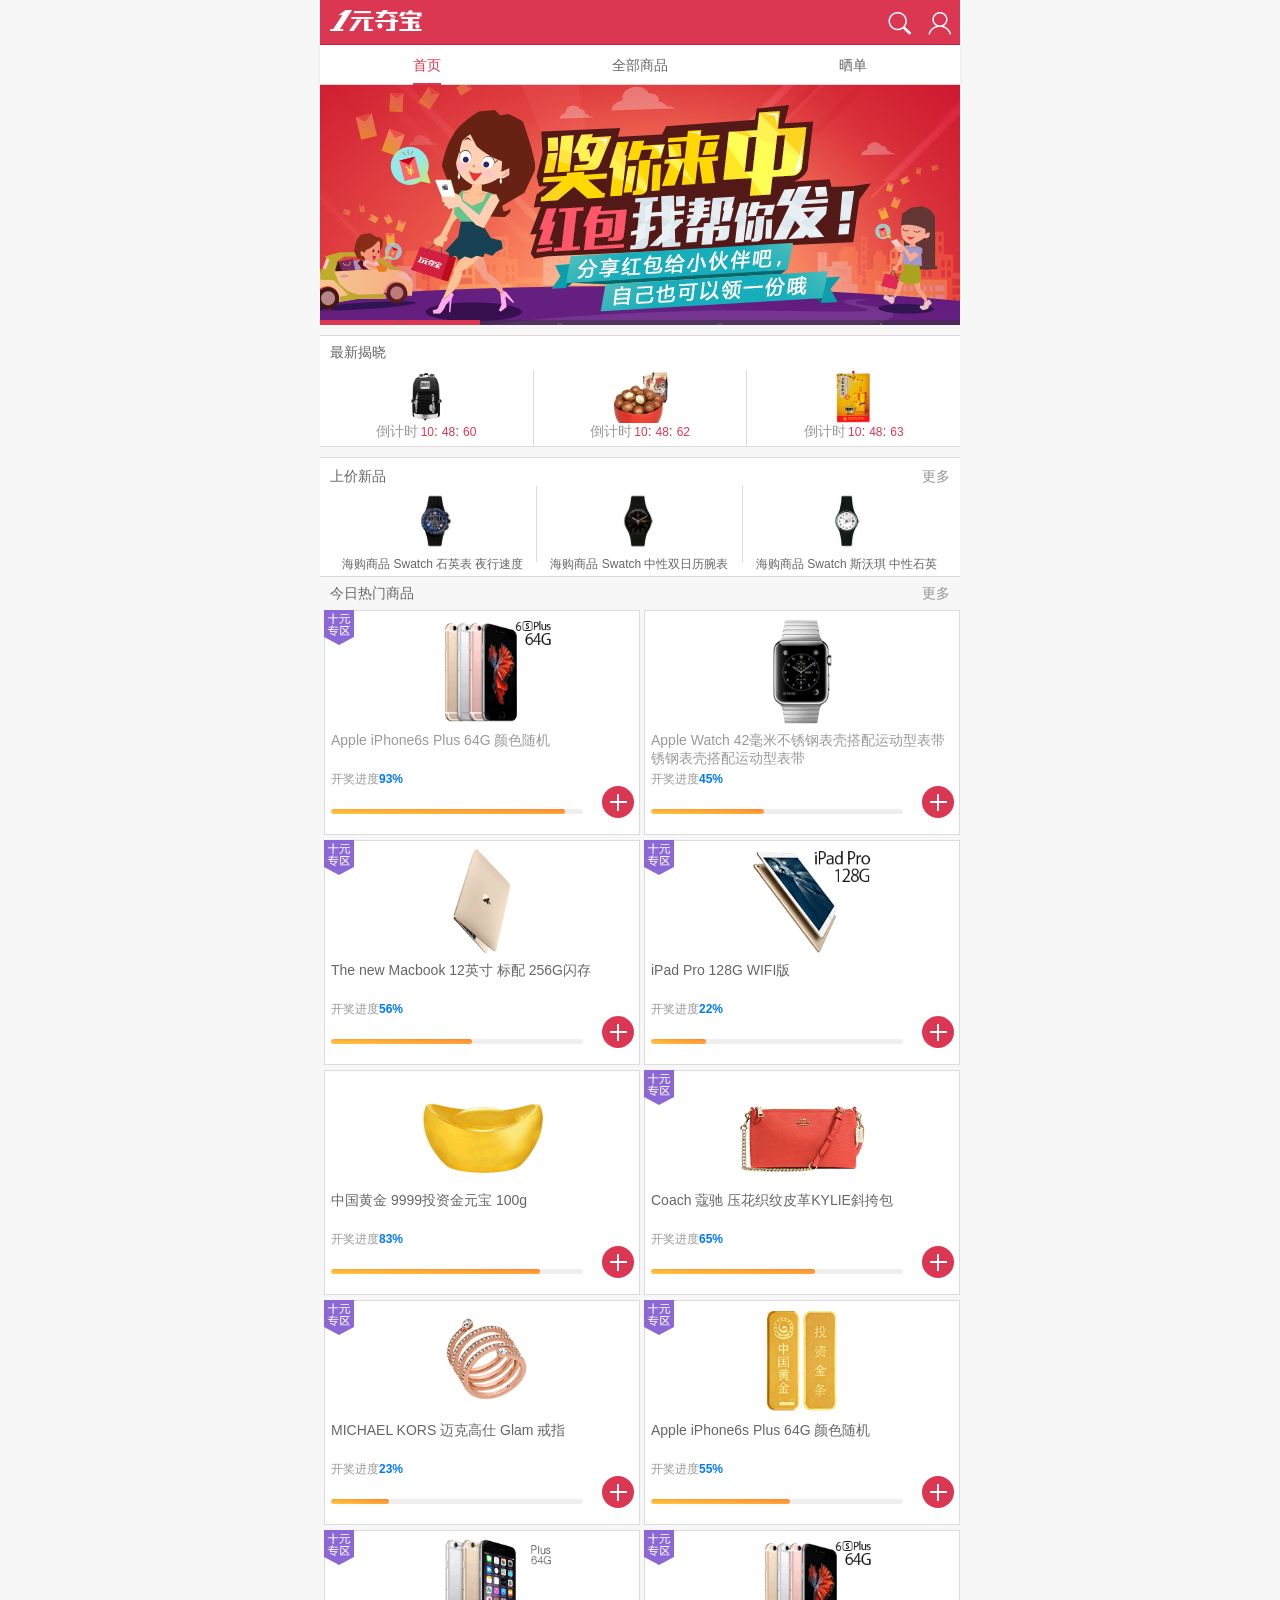
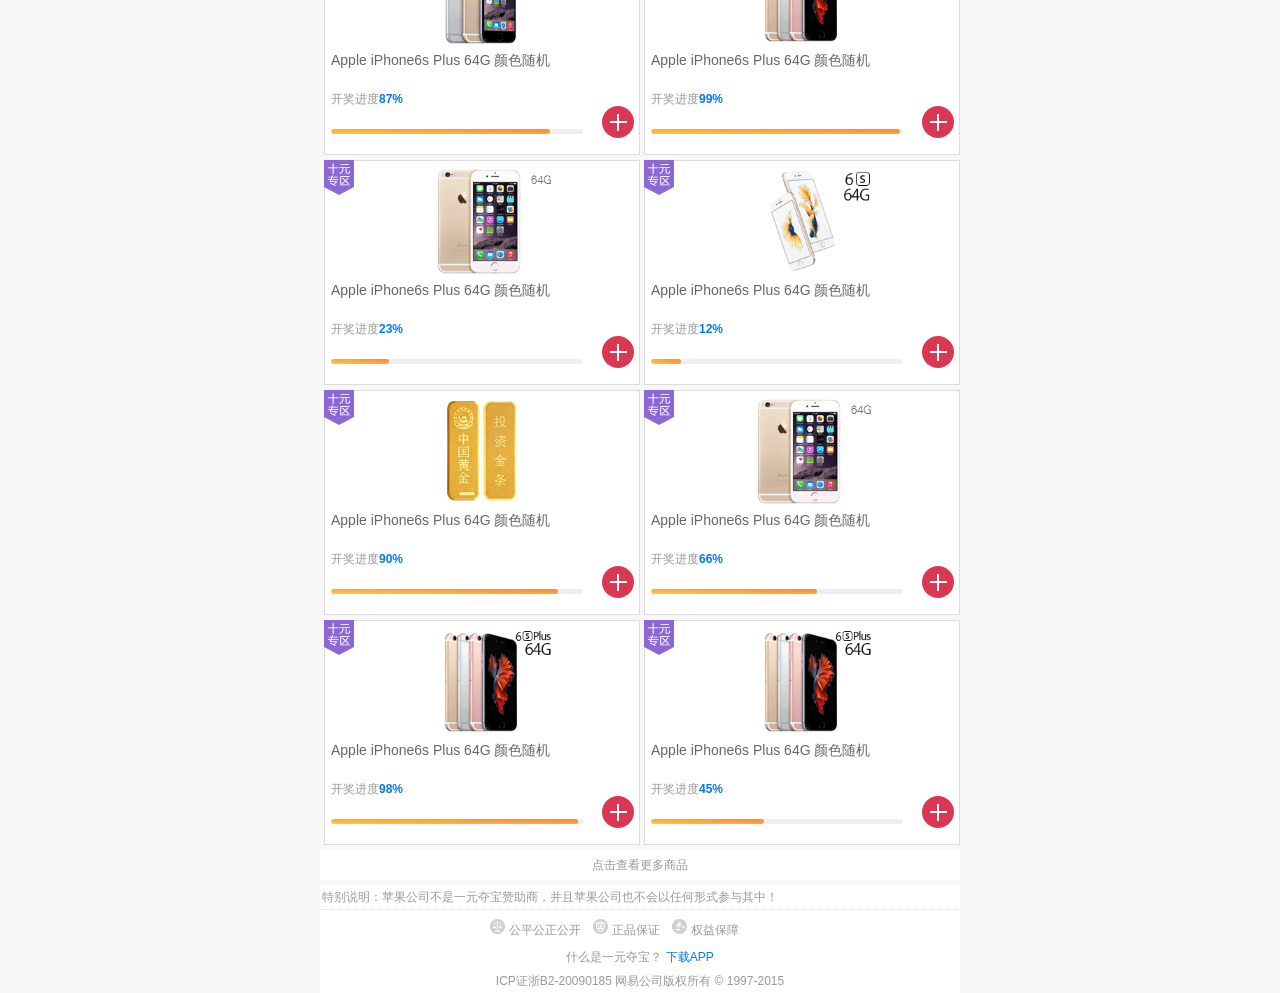
<file: web/mobile03/index.html>
<!DOCTYPE html>
<html lang="en">
    <head>
        <meta charset="utf-8">
        <!-- 视口标签 -->
        <meta name="viewport" content="width=device-width, initial-scale=1, user-scalable=no" />
        <!-- 删除苹果默认的工具栏和菜单栏 -->
        <meta name="apple-mobile-web-app-capable" content="yes" />
        <!-- 设置苹果工具栏颜色 -->
        <meta name="apple-mobile-web-app-status-bar-style" content="black" />
        <!-- 忽略页面中的数字识别为电话，忽略email识别 -->
        <meta name="format-detection" content="telphone=no, email=no" />
        <!-- 启用360浏览器的极速模式(webkit) -->
        <meta name="renderer" content="webkit">
        <!-- 避免IE使用兼容模式 -->
        <meta http-equiv="X-UA-Compatible" content="IE=edge">
        <!-- 针对手持设备优化，主要是针对一些老的不识别viewport的浏览器，比如黑莓 -->
        <meta name="HandheldFriendly" content="true">
        <!-- 微软的老式浏览器 -->
        <meta name="MobileOptimized" content="320">
        <!-- uc强制竖屏 -->
        <meta name="screen-orientation" content="portrait">
        <!-- QQ强制竖屏 -->
        <meta name="x5-orientation" content="portrait">
        <!-- UC强制全屏 -->
        <meta name="full-screen" content="yes">
        <!-- QQ强制全屏 -->
        <meta name="x5-fullscreen" content="true">
        <!-- UC应用模式 -->
        <meta name="browsermode" content="application">
        <!-- QQ应用模式 -->
        <meta name="x5-page-mode" content="app">
        <!-- windows phone 点击无高光 -->
        <meta name="msapplication-tap-highlight" content="no">
        <!-- 适应移动端end -->
        <link rel="stylesheet" type="text/css" href="css/common.css" />
        <link rel="stylesheet" type="text/css" href="css/index.css" />
        <script type="text/javascript" src="js/zepto.min.js"></script>
        <!-- <script type="text/javascript" src="js/touch.js"></script> -->
        <script type="text/javascript" src="js/TouchSlide.1.1.js"></script>
        <script type="text/javascript" src="js/base.js"></script>
        <script type="text/javascript" src="js/time.js"></script>
        <link rel="shortcut icon" type="image/x-icon" href="favicon.ico" />
    </head>
    <body>
        <section class="wrap">
            <!-- <div class="all"> -->
                <div class="page1">
                    <header class="header">
                        <div class="header-logo">
                            <h1>
                                <a href="#" class="ico">一元夺宝
                                    
                                </a>
                            </h1>
                        </div>
                        <div class="header-toolbar">
                            <a href="#" class="search"><i class="ico"></i></a>
                            <a href="#" class="userpage"><i class="ico"></i></a>
                        </div>
                    </header>
                    <nav class="nav">
                        <ul>
                            <li><a href="#" class="current"><span>首页</span></a></li>
                            <li><a href="#"><span>全部商品</span></a></li>
                            <li><a href="#"><span>晒单</span></a></li>
                        </ul>
                    </nav>
                        <!-- 本例主要代码 Start ================================ -->
        <div id="focus" class="focus">
            <div class="hd">
                <ul></ul>
            </div>
            <div class="bd">
                <ul>
                        <li><a href="#"><img src="pictures/33445a28156bfd7854de1ee5e4739521.jpg" /></a></li>
                        <li><a href="#"><img src="pictures/5dc3aa087ef0c7c0fe2452255d21a833.jpg"/></a></li>
                        <li><a href="#"><img src="pictures/73cb9441e7df568a8bb2327ed8ff2ba6.jpg" /></a></li>
                        <li><a href="#"><img src="pictures/9c490f011a5cc4198a706cb6908356c2.jpg" /></a></li>
                        <!-- <li><a href="#"><img src="pictures/f7bccb2673a1970908b36ab3573016e4.jpg"  /></a></li> -->
                </ul>
            </div>
        </div>
        <script type="text/javascript">
            TouchSlide({ 
                slideCell:"#focus",
                titCell:".hd ul",   //开启自动分页 autoPage:true ，此时设置 titCell 为导航元素包裹层
                mainCell:".bd ul", 
                effect:"leftLoop", 
                autoPlay:true,//自动播放
                autoPage:true //自动分页
            });
        </script> 
        <!-- 本例主要代码 End ================================ -->
        <div class="new-know">
            <h3>最新揭晓</h3>
            <ul>
                <li>
                    <a href="#"><img src="images/bao.png" width="70" ></a>
                    <div class="daojishi">
                        <span class="time-l">倒计时</span>
                        <div role="times" class="snatch-time" data-time="650000">
                            <span></span>:
                            <span></span>:
                            <span></span>
                        </div>
                    </div>
                </li>
                <li>
                    <a href="#"><img src="images/jian.png" width="70" ></a>
                    <div class="daojishi">
                        <span class="time-l">倒计时</span>
                        <div role="times" class="snatch-time" data-time="650000">
                            <span></span>:
                            <span></span>:
                            <span></span>
                        </div>
                    </div>
                </li>
                <li>
                    <a href="#"><img src="images/jiu.png" width="70" ></a>
                    <div class="daojishi">
                        <span class="time-l">倒计时</span>
                        <div role="times" class="snatch-time" data-time="650000">
                            <span></span>:
                            <span></span>:
                            <span></span>
                        </div>
                    </div>
                </li>
            </ul>
        </div>
        <div class="new-shop">
            <h3>上价新品
            <a href="#">更多</a></h3>
            <ul>
                <li>
                    <a href="#"><img src="images/newshop1.jpg" width="70" ></a>
                    <p><a href="#" class="text">海购商品 Swatch 石英表 夜行速度</a></p>
                </li>
                <li>
                    <a href="#"><img src="images/newshop2.jpg" width="70" ></a>
                    <p><a href="#" class="text">海购商品 Swatch 中性双日历腕表</a></p>
                </li>
                <li>
                    <a href="#"><img src="images/newshop3.jpg" width="70"></a>
                    <p><a href="#" class="text">海购商品 Swatch 斯沃琪 中性石英</a></p>
                </li>
            </ul>
        </div>
        <div class="hot-shop">
            <h3>今日热门商品
            <a href="#">更多</a></h3>
            <div class="container">
                <ul class="hotwrap clearfix">
                    <li>
                        <i class="ico ico-ten"></i>
                        <div class="goods">
                            <div class="goods-pic">
                                <a href="#">
                                    <img src="images/6plus.png" height="150" width="200">
                                </a>
                            </div>
                            <div class="goods-info">
                                <p>
                                    Apple iPhone6s Plus 64G 颜色随机
                                </p>
                                <div class="progressbar">
                                    <p>开奖进度<strong>93%</strong></p>
                                    <p class="bar">
                                        <span class="bar-width">
                                            <i class="color"></i>
                                        </span>
                                    </p>
                                </div>
                            </div>
                            <div class="goods-btn">
                                <button class="goods-button"></button>
                            </div>
                        </div>
                    </li>
                    <li>
                        <!-- <i class="ico ico-ten"></i> -->
                        <div class="goods">
                            <div class="goods-pic">
                                <a href="#">
                                    <img src="images/watch.png" height="150" width="200">
                                </a>
                            </div>
                            <div class="goods-info">
                                <p>
                                    Apple Watch 42毫米不锈钢表壳搭配运动型表带锈钢表壳搭配运动型表带
                                </p>
                                <div class="progressbar">
                                    <p>开奖进度<strong>93%</strong></p>
                                    <p class="bar">
                                        <span class="bar-width">
                                            <i class="color"></i>
                                        </span>
                                    </p>
                                </div>
                            </div>
                            <div class="goods-btn">
                                <button class="goods-button"></button>
                            </div>
                        </div>
                    </li>
                    <li>
                        <i class="ico ico-ten"></i>
                        <div class="goods">
                            <div class="goods-pic">
                                <a href="#">
                                    <img src="images/apple.png" height="150" width="200">
                                </a>
                            </div>
                            <div class="goods-info">
                                <p>
                                    <a href="#">The new Macbook 12英寸 标配 256G闪存</a>
                                </p>
                                <div class="progressbar">
                                    <p>开奖进度<strong>93%</strong></p>
                                    <p class="bar">
                                        <span class="bar-width">
                                            <i class="color"></i>
                                        </span>
                                    </p>
                                </div>
                            </div>
                            <div class="goods-btn">
                                <button class="goods-button"></button>
                            </div>
                        </div>
                    </li>
                    <li>
                        <i class="ico ico-ten"></i>
                        <div class="goods">
                            <div class="goods-pic">
                                <a href="#">
                                    <img src="images/ipad.png" height="150" width="200">
                                </a>
                            </div>
                            <div class="goods-info">
                                <p>
                                    <a href="#">iPad Pro 128G WIFI版</a>
                                </p>
                                <div class="progressbar">
                                    <p>开奖进度<strong>93%</strong></p>
                                    <p class="bar">
                                        <span class="bar-width">
                                            <i class="color"></i>
                                        </span>
                                    </p>
                                </div>
                            </div>
                            <div class="goods-btn">
                                <button class="goods-button"></button>
                            </div>
                        </div>
                    </li>
                    <li>
                       <!--  <i class="ico ico-ten"></i> -->
                        <div class="goods">
                            <div class="goods-pic">
                                <a href="#">
                                    <img src="images/yuanbao.png" height="150" width="200">
                                </a>
                            </div>
                            <div class="goods-info">
                                <p>
                                    <a href="#">中国黄金 9999投资金元宝 100g</a>
                                </p>
                                <div class="progressbar">
                                    <p>开奖进度<strong>93%</strong></p>
                                    <p class="bar">
                                        <span class="bar-width">
                                            <i class="color"></i>
                                        </span>
                                    </p>
                                </div>
                            </div>
                            <div class="goods-btn">
                                <button class="goods-button"></button>
                            </div>
                        </div>
                    </li>
                    <li>
                        <i class="ico ico-ten"></i>
                        <div class="goods">
                            <div class="goods-pic">
                                <a href="#">
                                    <img src="images/coach.png" height="150" width="200">
                                </a>
                            </div>
                            <div class="goods-info">
                                <p>
                                    <a href="#">Coach 蔻驰 压花织纹皮革KYLIE斜挎包</a>
                                </p>
                                <div class="progressbar">
                                    <p>开奖进度<strong>93%</strong></p>
                                    <p class="bar">
                                        <span class="bar-width">
                                            <i class="color"></i>
                                        </span>
                                    </p>
                                </div>
                            </div>
                            <div class="goods-btn">
                                <button class="goods-button"></button>
                            </div>
                        </div>
                    </li>
                    <li>
                        <i class="ico ico-ten"></i>
                        <div class="goods">
                            <div class="goods-pic">
                                <a href="#">
                                    <img src="images/cors.png" height="150" width="200">
                                </a>
                            </div>
                            <div class="goods-info">
                                <p>
                                    <a href="#">MICHAEL KORS 迈克高仕 Glam 戒指</a>
                                </p>
                                <div class="progressbar">
                                    <p>开奖进度<strong>93%</strong></p>
                                    <p class="bar">
                                        <span class="bar-width">
                                            <i class="color"></i>
                                        </span>
                                    </p>
                                </div>
                            </div>
                            <div class="goods-btn">
                                <button class="goods-button"></button>
                            </div>
                        </div>
                    </li>
                    <li>
                        <i class="ico ico-ten"></i>
                        <div class="goods">
                            <div class="goods-pic">
                                <a href="#">
                                    <img src="images/huang.png" height="150" width="200">
                                </a>
                            </div>
                            <div class="goods-info">
                                <p>
                                    <a href="#">Apple iPhone6s Plus 64G 颜色随机</a>
                                </p>
                                <div class="progressbar">
                                    <p>开奖进度<strong>93%</strong></p>
                                    <p class="bar">
                                        <span class="bar-width">
                                            <i class="color"></i>
                                        </span>
                                    </p>
                                </div>
                            </div>
                            <div class="goods-btn">
                                <button class="goods-button"></button>
                            </div>
                        </div>
                    </li>
                    <li>
                        <i class="ico ico-ten"></i>
                        <div class="goods">
                            <div class="goods-pic">
                                <a href="#">
                                    <img src="images/plus.png" height="150" width="200">
                                </a>
                            </div>
                            <div class="goods-info">
                                <p>
                                    <a href="#">Apple iPhone6s Plus 64G 颜色随机</a>
                                </p>
                                <div class="progressbar">
                                    <p>开奖进度<strong>93%</strong></p>
                                    <p class="bar">
                                        <span class="bar-width">
                                            <i class="color"></i>
                                        </span>
                                    </p>
                                </div>
                            </div>
                            <div class="goods-btn">
                                <button class="goods-button"></button>
                            </div>
                        </div>
                    </li>
                    <li>
                        <i class="ico ico-ten"></i>
                        <div class="goods">
                            <div class="goods-pic">
                                <a href="#">
                                    <img src="images/6plus.png" height="150" width="200">
                                </a>
                            </div>
                            <div class="goods-info">
                                <p>
                                    <a href="#">Apple iPhone6s Plus 64G 颜色随机</a>
                                </p>
                                <div class="progressbar">
                                    <p>开奖进度<strong>93%</strong></p>
                                    <p class="bar">
                                        <span class="bar-width">
                                            <i class="color"></i>
                                        </span>
                                    </p>
                                </div>
                            </div>
                            <div class="goods-btn">
                                <button class="goods-button"></button>
                            </div>
                        </div>
                    </li>
                    <li>
                        <i class="ico ico-ten"></i>
                        <div class="goods">
                            <div class="goods-pic">
                                <a href="#">
                                    <img src="images/iphone6.png" height="150" width="200">
                                </a>
                            </div>
                            <div class="goods-info">
                                <p>
                                    <a href="#">Apple iPhone6s Plus 64G 颜色随机</a>
                                </p>
                                <div class="progressbar">
                                    <p>开奖进度<strong>93%</strong></p>
                                    <p class="bar">
                                        <span class="bar-width">
                                            <i class="color"></i>
                                        </span>
                                    </p>
                                </div>
                            </div>
                            <div class="goods-btn">
                                <button class="goods-button"></button>
                            </div>
                        </div>
                    </li>
                    <li>
                        <i class="ico ico-ten"></i>
                        <div class="goods">
                            <div class="goods-pic">
                                <a href="#">
                                    <img src="images/6s.png" height="150" width="200">
                                </a>
                            </div>
                            <div class="goods-info">
                                <p>
                                    <a href="#">Apple iPhone6s Plus 64G 颜色随机</a>
                                </p>
                                <div class="progressbar">
                                    <p>开奖进度<strong>93%</strong></p>
                                    <p class="bar">
                                        <span class="bar-width">
                                            <i class="color"></i>
                                        </span>
                                    </p>
                                </div>
                            </div>
                            <div class="goods-btn">
                                <button class="goods-button"></button>
                            </div>
                        </div>
                    </li>
                    <li>
                        <i class="ico ico-ten"></i>
                        <div class="goods">
                            <div class="goods-pic">
                                <a href="#">
                                    <img src="images/huang.png" height="150" width="200">
                                </a>
                            </div>
                            <div class="goods-info">
                                <p>
                                    <a href="#">Apple iPhone6s Plus 64G 颜色随机</a>
                                </p>
                                <div class="progressbar">
                                    <p>开奖进度<strong>93%</strong></p>
                                    <p class="bar">
                                        <span class="bar-width">
                                            <i class="color"></i>
                                        </span>
                                    </p>
                                </div>
                            </div>
                            <div class="goods-btn">
                                <button class="goods-button"></button>
                            </div>
                        </div>
                    </li>
                    <li>
                        <i class="ico ico-ten"></i>
                        <div class="goods">
                            <div class="goods-pic">
                                <a href="#">
                                    <img src="images/iphone6.png" height="150" width="200">
                                </a>
                            </div>
                            <div class="goods-info">
                                <p>
                                    <a href="#">Apple iPhone6s Plus 64G 颜色随机</a>
                                </p>
                                <div class="progressbar">
                                    <p>开奖进度<strong>93%</strong></p>
                                    <p class="bar">
                                        <span class="bar-width">
                                            <i class="color"></i>
                                        </span>
                                    </p>
                                </div>
                            </div>
                            <div class="goods-btn">
                                <button class="goods-button"></button>
                            </div>
                        </div>
                    </li>
                    <li>
                        <i class="ico ico-ten"></i>
                        <div class="goods">
                            <div class="goods-pic">
                                <a href="#">
                                    <img src="images/6plus.png" height="150" width="200">
                                </a>
                            </div>
                            <div class="goods-info">
                                <p>
                                    <a href="#">Apple iPhone6s Plus 64G 颜色随机</a>
                                </p>
                                <div class="progressbar">
                                    <p>开奖进度<strong>93%</strong></p>
                                    <p class="bar">
                                        <span class="bar-width">
                                            <i class="color"></i>
                                        </span>
                                    </p>
                                </div>
                            </div>
                            <div class="goods-btn">
                                <button class="goods-button"></button>
                            </div>
                        </div>
                    </li>
                    <li>
                        <i class="ico ico-ten"></i>
                        <div class="goods">
                            <div class="goods-pic">
                                <a href="#">
                                    <img src="images/6plus.png" height="150" width="200">
                                </a>
                            </div>
                            <div class="goods-info">
                                <p>
                                    <a href="#">Apple iPhone6s Plus 64G 颜色随机</a>
                                </p>
                                <div class="progressbar">
                                    <p>开奖进度<strong>93%</strong></p>
                                    <p class="bar">
                                        <span class="bar-width">
                                            <i class="color"></i>
                                        </span>
                                    </p>
                                </div>
                            </div>
                            <div class="goods-btn">
                                <button class="goods-button"></button>
                            </div>
                        </div>
                    </li>
                </ul>
            </div>
        </div>
        <div class="more">
            <a href="#">点击查看更多商品</a>
        </div>
        <div class="footer">
            <p class="special">特别说明：苹果公司不是一元夺宝赞助商，并且苹果公司也不会以任何形式参与其中！</p>
            <ul class="protect clearfix">
                <li><i class="ico ico-state1 ico-state"></i>公平公正公开</li>
                <li><i class="ico ico-state2 ico-state"></i>正品保证</li>
                <li><i class="ico ico-state3 ico-state"></i>权益保障</li>
            </ul>
            <p class="what">
                <a href="#">什么是一元夺宝？</a>
                <a href="#" class="load">下载APP</a>
            </p>
            <p class="copyright">ICP证浙B2-20090185 <span>网易公司版权所有 © 1997-2015</span></p>
        </div>

                </div>
                <!-- <div class="page2"></div>
                <div class="page3"></div>
                <div class="page4"></div>
                <div class="page5"></div>
                <div class="page6"></div> -->
            <!-- </div> -->
        </section>
    </body>
</html>
</file>
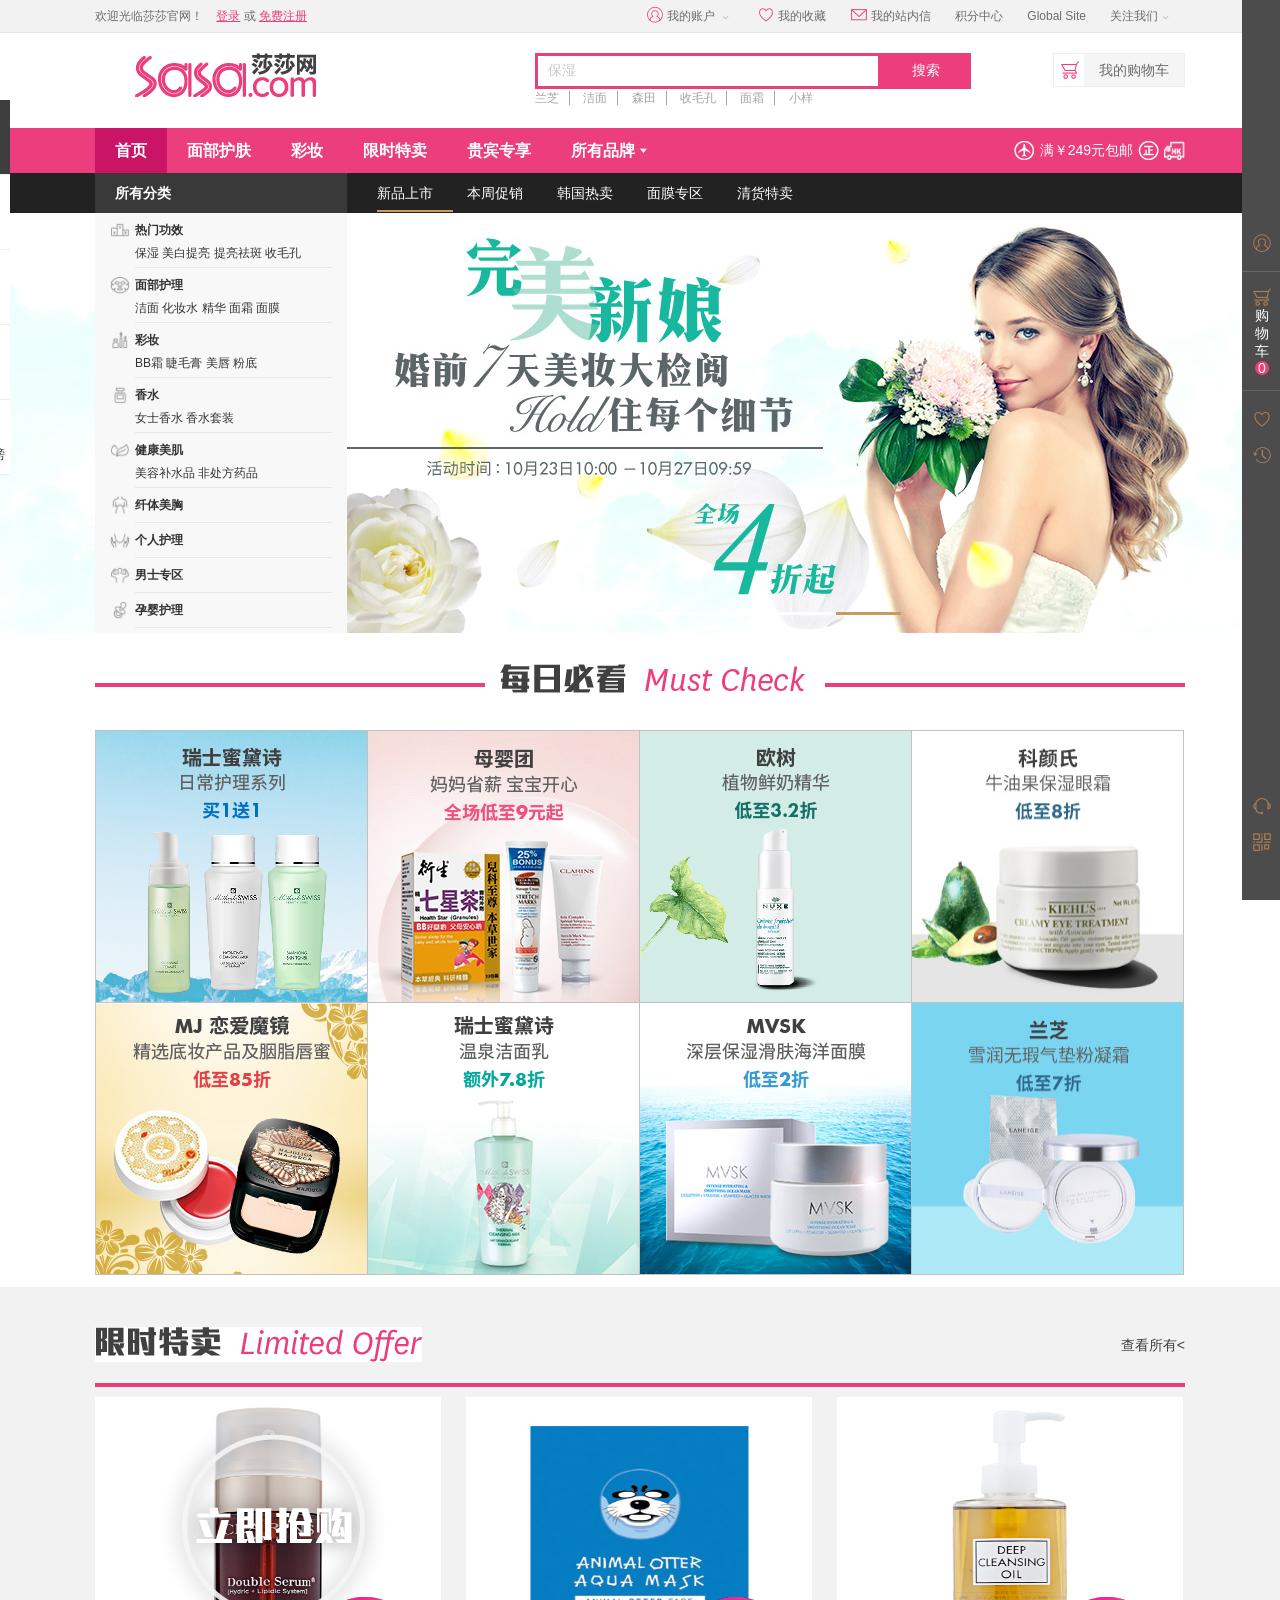
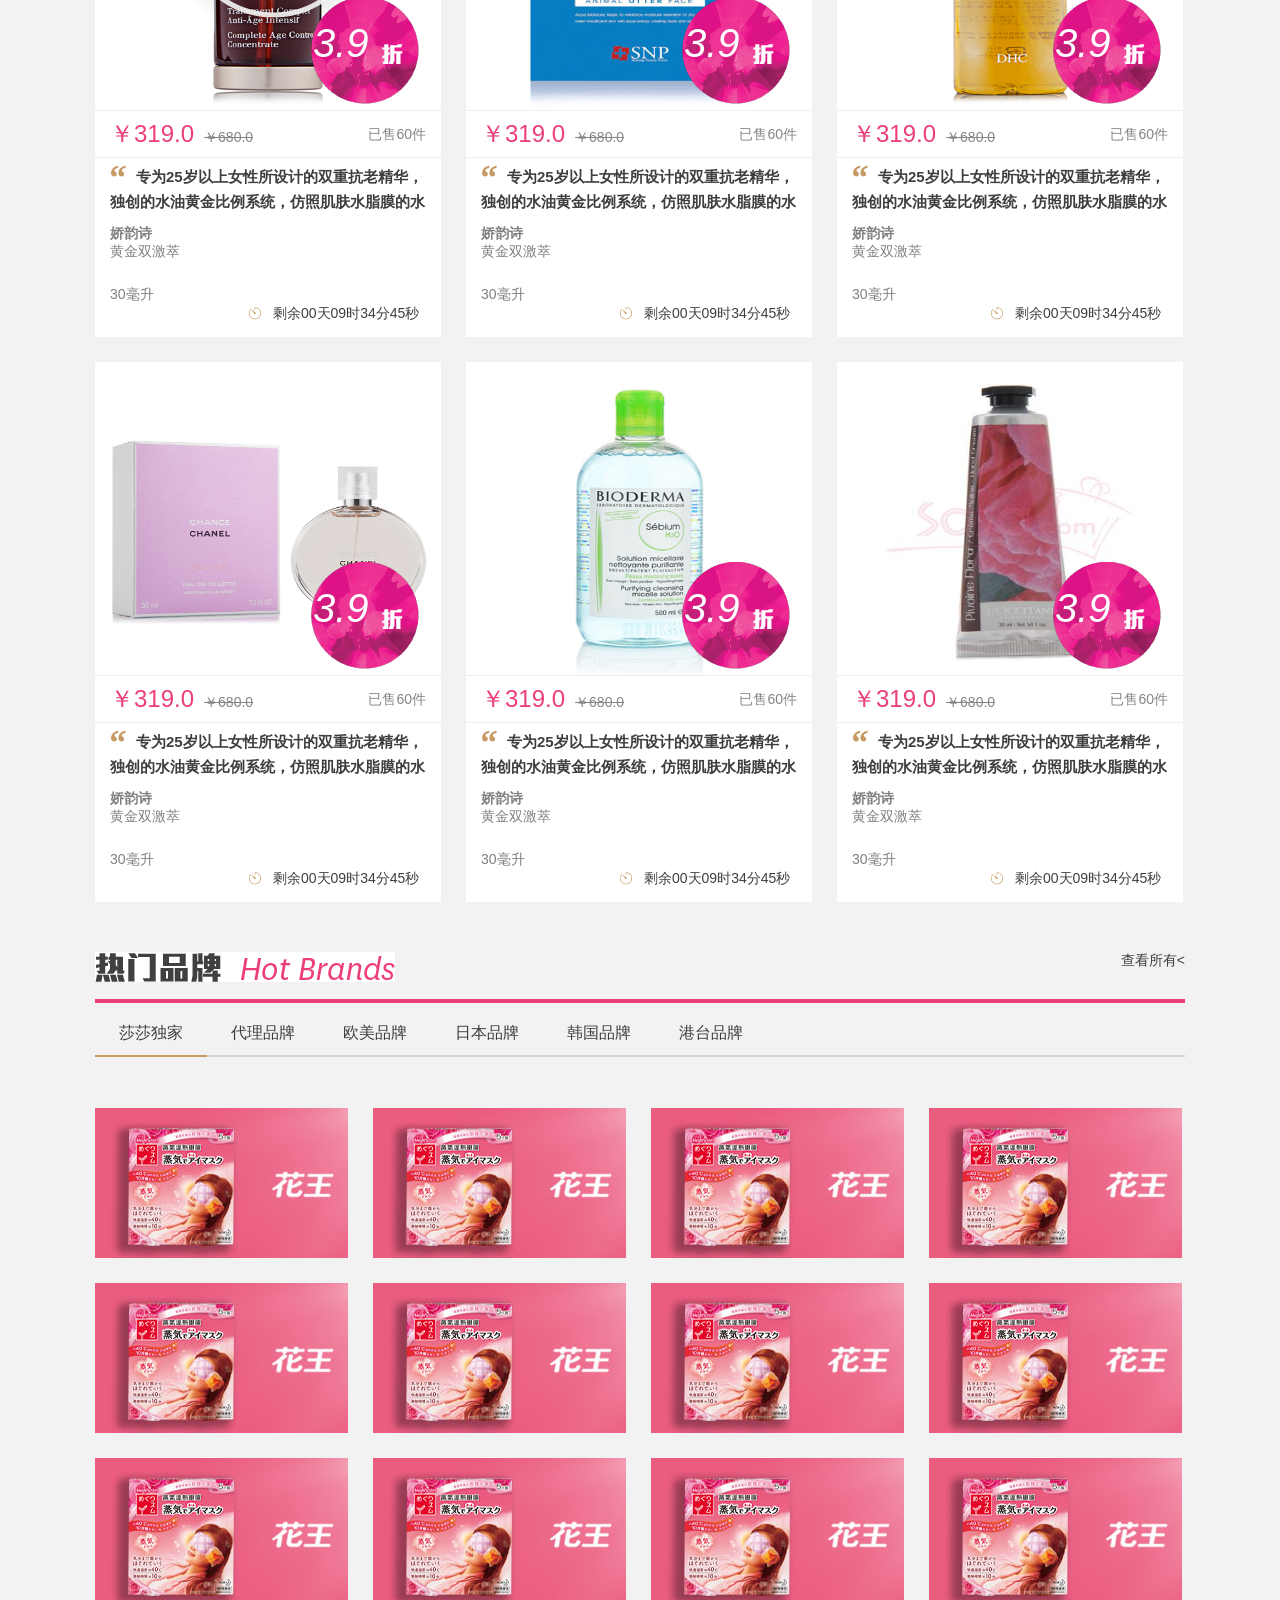
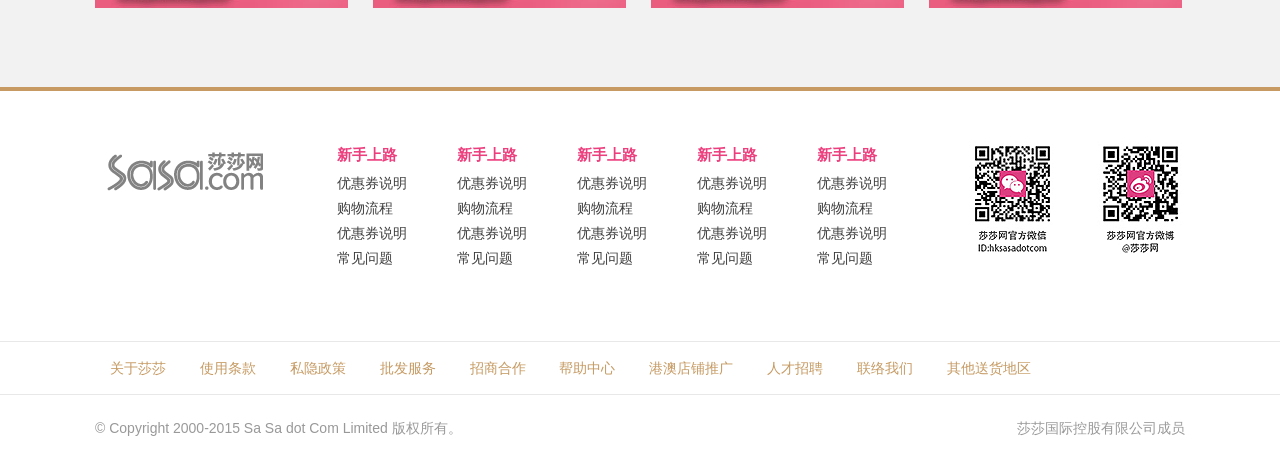
<file: web/web01/index.html>
<!DOCTYPE html PUBLIC "-//W3C//DTD XHTML 1.0 Transitional//EN" "http://www.w3.org/TR/xhtml1/DTD/xhtml1-transitional.dtd">
<html xmlns="http://www.w3.org/1999/xhtml">
<head>
<meta http-equiv="Content-Type" content="text/html; charset=utf-8" />
<!-- <link href="css/style.css" rel="stylesheet" type="text/css" /> -->
<link href="css/common.css" rel="stylesheet" type="text/css" />
<script src="js/jquery-1.7.2.min.js" type="text/javascript"></script>
<script src="js/index.js" type="text/javascript"></script>
<title>香港莎莎官网 - 亚洲最大国际化妆品商城</title>
</head>

<body>
<!--header开始-->
<div class="header">
	<div class="top">
        <div class="topbar clearfix wrap">
            <div class="topbar-l">
                <span class="welcome">欢迎光临莎莎官网！</span>
                <span class="login"><a href="#">登录</a> 或 <a href="#">免费注册</a></span>
            </div>
            <ul class="topbar-r clearfix">
                <li class="mycount">
                    <a href="#">
                        <i class="iconfont">&#xe654;</i>我的账户
                        <i class="down iconfont">&#xE608;</i>
                    </a>
                    <dl>
                        <dd><a href="#">我的订单</a></dd>
                        <dd><a href="#">我的积分</a></dd>
                        <dd><a href="#">我的优惠券</a></dd>
                        <dd><a href="#">我的收藏</a></dd>
                        <dd><a href="#">我的评价</a></dd>
                    </dl>
                </li>
                <li><a href="#"><i class="iconfont">&#xE66B;</i>我的收藏</a></li>
                <li><a href="#"><i class="iconfont">&#xE61D;</i>我的站内信</a></li>
                <li><a href="#">积分中心</a></li>
                <li><a href="#">Global Site</a></li>
                <li class="look-us">
                <a href="#">关注我们<i class="down iconfont">&#xE608;</i></a>
                <dl>
                    <dt><img src="picture/join.png" height="12" width="16"><a href="#" class="join">加入收藏</a></dt>
                    <dt class="sinablog"><img src="picture/sina.png" height="15" width="17"><a href="#" class="cina">新浪微博</a></dt>
                    <dt class="shaweixin"><img src="picture/weixin.png" height="14" width="17"><a href="#" class="weixin">莎莎微信</a></dt>
                    <dt class="ykvideo"><img src="picture/yk.png" height="13" width="17"><a href="#" class="yk">优酷视频</a></dt>
                    <dd><a href="#"><img src="picture/sinacode.jpg" height="100" width="100"></a></dd>
                    <dd><a href="#"><img src="picture/weixincode.jpg" height="100" width="100"></a></dd>
                    <dd><a href="#"><img src="picture/ykcode.jpg" height="100" width="100"></a></dd>
                </dl>
                </li>
            </ul>
        </div>
    </div>
    <div class="head-main clearfix wrap">
        <div class="logo">
            <h1><a href="#" title="香港莎莎官网">香港莎莎官网</a></h1>
        </div>
        <div class="search">
        	<div class="search-l clearfix">
                <div class="white-box">
                    <input type="text" class="txt" value="保湿" />  
                   <!--  <label for="txt-ip">保湿</label>  -->
                </div>
                <input type="button" value="搜索" class="btn" />
            </div>
            <div class="search-b">
                <a href="#">兰芝</a>
                <a href="#">洁面</a>
                <a href="#">森田</a>
                <a href="#">收毛孔</a>
                <a href="#">面霜</a>
                <a href="#" class="last">小样</a>
            </div>
         </div>
         <div class="shop">
            <i class="iconfont">&#xE61A;</i>
            <span>我的购物车</span>
         </div>
         
    </div>
    <div class="head-nav">
        <div class="wrap clearfix">
            <ul class="nav-l clearfix">
                <li class="current li-nav"><a href="#" class="a-nav">首页</a></li>
                <li class="li-nav"><a href="#" class="a-nav">面部护肤</a></li>
                <li class="li-nav"><a href="#" class="a-nav">彩妆</a></li>
                <li class="li-nav"><a href="#" class="a-nav">限时特卖</a></li>
                <li class="li-nav"><a href="#" class="a-nav">贵宾专享</a></li>
                <li id="li-pingpai" class="li-nav">
                    <a href="#" class="a-nav">所有品牌<i class="iconfont">&#xE633;</i></a>
                    <div class="pingpai">
                        <div class="pingpai-s">热门品牌</div>
                            <div class="pingpai-x">
                                <div class="pingpai-x-l">
                                    <ul>
                                        <li><a href="#">雅诗兰黛&nbsp;Estee Lauder</a></li>
                                        <li><a href="#">SK-II</a></li>
                                        <li><a href="#"> 兰蔻&nbsp; Lancome </a></li>
                                        <li><a href="#">资生堂&nbsp; Shiseido</a></li>
                                        <li><a href="#">森田药妆&nbsp; SAM TIN</a></li>
                                        <li><a href="#">希思黎&nbsp; Sisley</a></li>
                                        <li><a href="#">高丝&nbsp; Kose</a></li>
                                        <li><a href="#">雅漾&nbsp; Avene</a></li>
                                    </ul>
                                    <b><a href="#" class="charckall">查看全部品牌</a></b>
                                </div>
                            <div class="pingpai-x-r">
                                <ul>
                                    <li><a href="#"><img src="picture/re01.jpg" alt=""></a></li>
                                    <li><a href="#"><img src="picture/re02.jpg" alt=""></a></li>
                                    <li><a href="#"><img src="picture/re03.png" alt=""></a></li>
                                    <li><a href="#"><img src="picture/re04.jpg" alt=""></a></li>
                                    <li><a href="#"><img src="picture/re05.jpg" alt=""></a></li>
                                    <li><a href="#"><img src="picture/re06.jpg" alt=""></a></li>
                                    <li><a href="#"><img src="picture/re07.jpg" alt=""></a></li>
                                    <li><a href="#"><img src="picture/re08.jpg" alt=""></a></li>
                                </ul>
                            </div>
                        </div>
                    </div>
                </li>
            </ul>
            <ul class="nav-r">
                <li class="clearfix current">
                    <img src="images/fp.png" height="19px" width="20px" />
                    <span>满￥249元包邮</span>
                </li>
                <li class="clearfix">
                    <img src="images/true.png" height="19" width="21" />
                    <span>正品包邮</span>
                </li>
                <li class="clearfix">
                    <img src="images/car.png" height="19" width="21" />
                    <span>香港直送</span>
                </li>
            </ul>
        </div>
    </div>
</div>
<!--header结束-->

<!--导航开始-->
<div class="sub-nav">
    <div class="wrap clearfix nav-box">
            <h2>所有分类</h2>
            <div class="fenlei">
                <ul>
                    <li id="set-li01">
                        <div class="lire">
                            <img src="picture/remen.png" width="20px" alt="">
                            <span><a href="#">热门功效</a></span>
                        </div>
                        <div class="lixiang">
                            <a href="#" title="保湿">保湿</a>
                            <a href="#" title="美白提亮">美白提亮</a>
                            <a href="#" title="提亮祛斑">提亮祛斑</a>
                            <a href="#" title="收毛孔">收毛孔</a>
                        </div>
                    </li>
                    <li id="set-li02">
                        <div class="lire">
                            <img src="picture/mianmo.png" width="20px" alt="">
                            <span><a href="#">面部护理</a></span>
                        </div>
                        <div class="lixiang">
                            <a href="#" title="洁面">洁面</a>
                            <a href="#" title="化妆水">化妆水</a>
                            <a href="#" title="精华">精华</a>
                            <a href="#" title="面霜">面霜</a>
                            <a href="#" title="面膜">面膜</a>
                        </div>
                    </li>
                    <li id="set-li03">
                        <div class="lire">
                            <img src="picture/caizhuang.png" width="20px" alt="">
                            <span><a href="#">彩妆</a></span>
                        </div>
                        <div class="lixiang">
                            <a href="#" title="BB霜">BB霜</a>
                            <a href="#" title="睫毛膏">睫毛膏</a>
                            <a href="#" title="美唇">美唇</a>
                            <a href="#" title="粉底">粉底</a>
                        </div>
                    </li>
                    <li id="set-li04">
                        <div class="lire">
                            <img src="picture/xiangshui.png" width="20px" alt="">
                            <span><a href="#">香水</a></span>
                        </div>
                        <div class="lixiang">
                            <a href="#" title="女士香水">女士香水</a>
                            <a href="#" title="香水套装">香水套装</a>
                        </div>
                    </li>
                    <li id="set-li05">
                        <div class="lire">
                            <img src="picture/meiji.png" width="20px" alt="">
                            <span><a href="#">健康美肌</a></span>
                        </div>
                        <div class="lixiang">
                            <a href="#" title="美容补水品">美容补水品</a>
                            <a href="#" title="非处方药品">非处方药品</a>
                        </div>
                    </li>
                    <li id="set-li06">
                        <div class="lire">
                            <img src="picture/meixiong.png" width="20px" alt="">
                            <span><a href="#">纤体美胸</a></span>
                        </div>
                        <div class="lixiang"></div>
                    </li>
                    <li id="set-li07">
                        <div class="lire">
                            <img src="picture/huli.png" width="20px" alt="">
                            <span><a href="#">个人护理</a></span>
                        </div>
                        <div class="lixiang"></div>
                    </li>
                    <li id="set-li08">
                        <div class="lire">
                            <img src="picture/nanshi.png" width="20px" alt="">
                            <span><a href="#">男士专区</a></span>
                        </div>
                        <div class="lixiang"></div>
                    </li>
                    <li id="set-li09">
                        <div class="lire">
                            <img src="picture/yunying.png" width="20px" alt="">
                            <span><a href="#">孕婴护理</a></span>
                        </div>
                        <div class="lixiang"></div>
                    </li>
                </ul>
         </div>
         
        
        <ul class="nav-r clearfix">
            <li><a href="#">新品上市</a></li>
            <li><a href="#">本周促销</a></li>
            <li><a href="#">韩国热卖</a></li>
            <li><a href="#">面膜专区</a></li>
            <li><a href="#">清货特卖</a></li>
            <li class="nav-r-line"></li>
        </ul>
    </div>
</div>
<!--导航结束-->

<div class="banner">
    <ul class="banner-pic">
        <li><a href="#"><img src="images/banner01.jpg" height="420" width="1920" /></a></li>
        <li><a href="#"><img src="images/banner02.png" height="420" width="1920" /></a></li>
        <li><a href="#"><img src="images/banner03.jpg" height="420" width="1920" /></a></li>
        <li><a href="#"><img src="images/banner04.jpg" height="420" width="1920" /></a></li>
        <li><a href="#"><img src="images/banner05.jpg" height="420" width="1920" /></a></li>
    </ul>
    <ol class="banner-line">
        <li><a href="#">1</a></li>
        <li><a href="#">2</a></li>
        <li><a href="#">3</a></li>
        <li><a href="#">4</a></li>
        <li class="current"><a href="#">5</a></li>
    </ol>
    
</div>

<!--must-check开始-->
<div class="must-check">
    <div class="wrap">
        <div class="mc-bt">
            <span class="bticon">每日必看</span>
        </div>
        <div class="mc-main">
            <ul class="clearfix">
                <li class="spec top"><a href="#"><img src="picture/mc01.jpg" height="272" width="272"></a></li>
                <li class="top"><a href="#"><img src="picture/mc02.jpg" height="272" width="272"></a></li>
                <li class="top"><a href="#"><img src="picture/mc03.jpg" height="272" width="272"></a></li>
                <li class="top"><a href="#"><img src="picture/mc04.jpg" height="272" width="272"></a></li>
                <li class="spec"><a href="#"><img src="picture/mc05.jpg" height="272" width="272"></a></li>
                <li><a href="#"><img src="picture/mc06.jpg" height="272" width="272"></a></li>
                <li><a href="#"><img src="picture/mc07.jpg" height="272" width="272"></a></li>
                <li><a href="#"><img src="picture/mc08.jpg" height="272" width="272"></a></li>
            </ul>
        </div>
        <div class="mc-bb"></div>
    </div>
</div>
<!--must-check结束-->

<!--limited-offer and hot-brands开始-->
<div class="limited-offer">
    <div class="wrap">
        <div class="lo-bt clearfix">
            <span class="bticon">限时特卖</span>
            <span><a href="#" class="more">查看所有&lt;</a></span>
        </div>
        <div class="lo-bb">
            <ul>
                <li>
                    <a href="#" class="counts">
                        <i class="count"><b>3.9</b></i>
                        <i class="buynow current"></i>
                        <img src="images/lo01.jpg" height="313" width="346">
                    </a>
                    <p class="price clearfix"><span class="p-l">￥319.0<del>￥680.0</del></span><span class="p-r">已售60件</span></p>
                    <p class="retail"><i class="icon iconfont">&#xE619;</i>专为25岁以上女性所设计的双重抗老精华，独创的水油黄金比例系统，仿照肌肤水脂膜的水油比例，让萃取自20种最有效的植物精萃渗透至肌肤底层。</p> 
                    <p class="brand">娇韵诗</p> 
                    <p class="brief">黄金双激萃</p> 
                    <p class="amount">30毫升</p> 
                    <p class="time"><i class="icon iconfont">&#xE620;</i>剩余<span>00</span>天<span>09</span>时<span>34</span>分<span>45</span>秒</p>
                    
                </li>
                <li>
                    <a href="#">
                        <i class="count"><b>3.9</b></i>
                        <i class="buynow"></i>
                        <img src="images/lo02.jpg" height="313" width="346">
                    </a>
                    <p class="price clearfix"><span class="p-l">￥319.0<del>￥680.0</del></span><span class="p-r">已售60件</span></p>
                    <p class="retail"><i class="icon iconfont">&#xE619;</i>专为25岁以上女性所设计的双重抗老精华，独创的水油黄金比例系统，仿照肌肤水脂膜的水油比例，让萃取自20种最有效的植物精萃渗透至肌肤底层。</p> 
                    <p class="brand">娇韵诗</p> 
                    <p class="brief">黄金双激萃</p> 
                    <p class="amount">30毫升</p> 
                    <p class="time"><i class="icon iconfont">&#xE620;</i>剩余<span>00</span>天<span>09</span>时<span>34</span>分<span>45</span>秒</p>
                </li>
                <li style="margin-right:0;">
                    <a href="#">
                        <i class="count"><b>3.9</b></i>
                        <i class="buynow"></i>
                        <img src="images/lo03.jpg" height="313" width="346">
                    </a>
                    <p class="price clearfix"><span class="p-l">￥319.0<del>￥680.0</del></span><span class="p-r">已售60件</span></p>
                    <p class="retail"><i class="icon iconfont">&#xE619;</i>专为25岁以上女性所设计的双重抗老精华，独创的水油黄金比例系统，仿照肌肤水脂膜的水油比例，让萃取自20种最有效的植物精萃渗透至肌肤底层。</p> 
                    <p class="brand">娇韵诗</p> 
                    <p class="brief">黄金双激萃</p> 
                    <p class="amount">30毫升</p> 
                    <p class="time"><i class="icon iconfont">&#xE620;</i>剩余<span>00</span>天<span>09</span>时<span>34</span>分<span>45</span>秒</p>
                </li>
                <li>
                    <a href="#">
                        <i class="count"><b>3.9</b></i>
                        <i class="buynow"></i>
                        <img src="images/lo04.jpg" height="313" width="346">
                    </a>
                    <p class="price clearfix"><span class="p-l">￥319.0<del>￥680.0</del></span><span class="p-r">已售60件</span></p>
                    <p class="retail"><i class="icon iconfont">&#xE619;</i>专为25岁以上女性所设计的双重抗老精华，独创的水油黄金比例系统，仿照肌肤水脂膜的水油比例，让萃取自20种最有效的植物精萃渗透至肌肤底层。</p> 
                    <p class="brand">娇韵诗</p> 
                    <p class="brief">黄金双激萃</p> 
                    <p class="amount">30毫升</p> 
                    <p class="time"><i class="icon iconfont">&#xE620;</i>剩余<span>00</span>天<span>09</span>时<span>34</span>分<span>45</span>秒</p>
                </li>
                <li>
                    <a href="#">
                        <i class="count"><b>3.9</b></i>
                        <i class="buynow"></i>
                        <img src="images/lo05.jpg" height="313" width="346">
                    </a>
                    <p class="price clearfix"><span class="p-l">￥319.0<del>￥680.0</del></span><span class="p-r">已售60件</span></p>
                    <p class="retail"><i class="icon iconfont">&#xE619;</i>专为25岁以上女性所设计的双重抗老精华，独创的水油黄金比例系统，仿照肌肤水脂膜的水油比例，让萃取自20种最有效的植物精萃渗透至肌肤底层。</p> 
                    <p class="brand">娇韵诗</p> 
                    <p class="brief">黄金双激萃</p> 
                    <p class="amount">30毫升</p> 
                    <p class="time"><i class="icon iconfont">&#xE620;</i>剩余<span>00</span>天<span>09</span>时<span>34</span>分<span>45</span>秒</p>
                </li>
                <li style="margin-right:0;">
                    <a href="#">
                        <i class="count"><b>3.9</b></i>
                        <i class="buynow"></i>
                        <img src="images/lo06.jpg" height="313" width="346">
                    </a>
                    <p class="price clearfix"><span class="p-l">￥319.0<del>￥680.0</del></span><span class="p-r">已售60件</span></p>
                    <p class="retail"><i class="icon iconfont">&#xE619;</i>专为25岁以上女性所设计的双重抗老精华，独创的水油黄金比例系统，仿照肌肤水脂膜的水油比例，让萃取自20种最有效的植物精萃渗透至肌肤底层。</p> 
                    <p class="brand">娇韵诗</p> 
                    <p class="brief">黄金双激萃</p> 
                    <p class="amount">30毫升</p> 
                    <p class="time"><i class="icon iconfont">&#xE620;</i>剩余<span>00</span>天<span>09</span>时<span>34</span>分<span>45</span>秒</p>
                </li>
            </ul>
        </div>
        <div class="hot-brands clearfix">
            <span class="bticon">热门品牌</span>
            <span><a href="#" class="more">查看所有&lt;</a></span>
        </div>
        <ul class="hot-nav clearfix">
            
            <li class="hot-li">
                <a href="#" class="tit">莎莎独家</a>
                <ul class="hot-pic current">
                    <li>
                        <p>
                            <img src="picture/huawang.jpg" height="150" width="278">
                            <a href="#"><img src="picture/huawang02.jpg" height="150" width="253"></a>
                        </p>
                        
                    </li>
                    <li>
                        <p>
                            <img src="picture/huawang.jpg" height="150" width="278">
                            <a href="#"><img src="picture/huawang02.jpg" height="150" width="253"></a>
                        </p>
                    </li>
                    <li>
                        <p>
                            <img src="picture/huawang.jpg" height="150" width="278">
                            <a href="#"><img src="picture/huawang02.jpg" height="150" width="253"></a>
                        </p>
                    </li>
                    <li style="margin-right:0;">
                        <p>
                            <img src="picture/huawang.jpg" height="150" width="278">
                            <a href="#"><img src="picture/huawang02.jpg" height="150" width="253"></a>
                        </p>
                    </li>
                    <li>
                        <p>
                            <img src="picture/huawang.jpg" height="150" width="278">
                            <a href="#"><img src="picture/huawang02.jpg" height="150" width="253"></a>
                        </p>
                    </li>
                    <li>
                        <p>
                            <img src="picture/huawang.jpg" height="150" width="278">
                            <a href="#"><img src="picture/huawang02.jpg" height="150" width="253"></a>
                        </p>
                    </li>
                    <li>
                        <p>
                            <img src="picture/huawang.jpg" height="150" width="278">
                            <a href="#"><img src="picture/huawang02.jpg" height="150" width="253"></a>
                        </p>
                    </li>
                    <li style="margin-right:0;">
                        <p>
                            <img src="picture/huawang.jpg" height="150" width="278">
                            <a href="#"><img src="picture/huawang02.jpg" height="150" width="253"></a>
                        </p>
                    </li>
                    <li>
                        <p>
                            <img src="picture/huawang.jpg" height="150" width="278">
                            <a href="#"><img src="picture/huawang02.jpg" height="150" width="253"></a>
                        </p>
                    </li>
                    <li>
                        <p>
                            <img src="picture/huawang.jpg" height="150" width="278">
                            <a href="#"><img src="picture/huawang02.jpg" height="150" width="253"></a>
                        </p>
                    </li>
                    <li>
                        <p>
                            <img src="picture/huawang.jpg" height="150" width="278">
                            <a href="#"><img src="picture/huawang02.jpg" height="150" width="253"></a>
                        </p>
                    </li>
                    <li style="margin-right:0;">
                        <p>
                            <img src="picture/huawang.jpg" height="150" width="278">
                            <a href="#"><img src="picture/huawang02.jpg" height="150" width="253"></a>
                        </p>
                    </li>
                </ul>
            </li>
            <li class="hot-li">
                <a href="#" class="tit">代理品牌</a>
                <ul class="hot-pic">
                    <li>
                        <p>
                            <img src="picture/daili.jpg" height="150" width="278">
                            <a href="#"><img src="picture/daili02.jpg" height="150" width="253"></a>
                        </p>
                        
                    </li>
                    <li>
                        <p>
                            <img src="picture/daili.jpg" height="150" width="278">
                            <a href="#"><img src="picture/daili02.jpg" height="150" width="253"></a>
                        </p>
                    </li>
                    <li>
                        <p>
                            <img src="picture/daili.jpg" height="150" width="278">
                            <a href="#"><img src="picture/daili02.jpg" height="150" width="253"></a>
                        </p>
                    </li>
                    <li style="margin-right:0;">
                        <p>
                            <img src="picture/daili.jpg" height="150" width="278">
                            <a href="#"><img src="picture/daili02.jpg" height="150" width="253"></a>
                        </p>
                    </li>
                    <li>
                        <p>
                            <img src="picture/daili.jpg" height="150" width="278">
                            <a href="#"><img src="picture/daili02.jpg" height="150" width="253"></a>
                        </p>
                    </li>
                    <li>
                        <p>
                            <img src="picture/daili.jpg" height="150" width="278">
                            <a href="#"><img src="picture/daili02.jpg" height="150" width="253"></a>
                        </p>
                    </li>
                    <li>
                        <p>
                            <img src="picture/daili.jpg" height="150" width="278">
                            <a href="#"><img src="picture/daili02.jpg" height="150" width="253"></a>
                        </p>
                    </li>
                    <li style="margin-right:0;">
                        <p>
                            <img src="picture/daili.jpg" height="150" width="278">
                            <a href="#"><img src="picture/daili02.jpg" height="150" width="253"></a>
                        </p>
                    </li>
                    <li>
                        <p>
                            <img src="picture/daili.jpg" height="150" width="278">
                            <a href="#"><img src="picture/daili02.jpg" height="150" width="253"></a>
                        </p>
                    </li>
                    <li>
                        <p>
                            <img src="picture/daili.jpg" height="150" width="278">
                            <a href="#"><img src="picture/daili02.jpg" height="150" width="253"></a>
                        </p>
                    </li>
                    <li>
                        <p>
                            <img src="picture/daili.jpg" height="150" width="278">
                            <a href="#"><img src="picture/daili02.jpg" height="150" width="253"></a>
                        </p>
                    </li>
                    <li style="margin-right:0;">
                        <p>
                            <img src="picture/daili.jpg" height="150" width="278">
                            <a href="#"><img src="picture/daili02.jpg" height="150" width="253"></a>
                        </p>
                    </li>
                </ul>
            </li>
            <li class="hot-li">
                <a href="#" class="tit">欧美品牌</a>
                <ul class="hot-pic">
                    <li>
                        <p>
                            <img src="picture/oumei.jpg" height="150" width="278">
                            <a href="#"><img src="picture/oumei02.jpg" height="150" width="253"></a>
                        </p>
                        
                    </li>
                    <li>
                        <p>
                            <img src="picture/oumei.jpg" height="150" width="278">
                            <a href="#"><img src="picture/oumei02.jpg" height="150" width="253"></a>
                        </p>
                    </li>
                    <li>
                        <p>
                            <img src="picture/oumei.jpg" height="150" width="278">
                            <a href="#"><img src="picture/oumei02.jpg" height="150" width="253"></a>
                        </p>
                    </li>
                    <li style="margin-right:0;">
                        <p>
                            <img src="picture/oumei.jpg" height="150" width="278">
                            <a href="#"><img src="picture/oumei02.jpg" height="150" width="253"></a>
                        </p>
                    </li>
                    <li>
                        <p>
                            <img src="picture/oumei.jpg" height="150" width="278">
                            <a href="#"><img src="picture/oumei02.jpg" height="150" width="253"></a>
                        </p>
                    </li>
                    <li>
                        <p>
                            <img src="picture/oumei.jpg" height="150" width="278">
                            <a href="#"><img src="picture/oumei02.jpg" height="150" width="253"></a>
                        </p>
                    </li>
                    <li>
                        <p>
                            <img src="picture/oumei.jpg" height="150" width="278">
                            <a href="#"><img src="picture/oumei02.jpg" height="150" width="253"></a>
                        </p>
                    </li>
                    <li style="margin-right:0;">
                        <p>
                            <img src="picture/oumei.jpg" height="150" width="278">
                            <a href="#"><img src="picture/oumei02.jpg" height="150" width="253"></a>
                        </p>
                    </li>
                    <li>
                        <p>
                            <img src="picture/oumei.jpg" height="150" width="278">
                            <a href="#"><img src="picture/oumei02.jpg" height="150" width="253"></a>
                        </p>
                    </li>
                    <li>
                        <p>
                            <img src="picture/oumei.jpg" height="150" width="278">
                            <a href="#"><img src="picture/oumei02.jpg" height="150" width="253"></a>
                        </p>
                    </li>
                    <li>
                        <p>
                            <img src="picture/oumei.jpg" height="150" width="278">
                            <a href="#"><img src="picture/oumei02.jpg" height="150" width="253"></a>
                        </p>
                    </li>
                    <li style="margin-right:0;">
                        <p>
                            <img src="picture/oumei.jpg" height="150" width="278">
                            <a href="#"><img src="picture/oumei02.jpg" height="150" width="253"></a>
                        </p>
                    </li>
                </ul>
            </li>
            <li class="hot-li">
                <a href="#" class="tit">日本品牌</a>
                <ul class="hot-pic">
                    <li>
                        <p>
                            <img src="picture/japan.jpg" height="150" width="278">
                            <a href="#"><img src="picture/japan02.jpg" height="150" width="253"></a>
                        </p>
                        
                    </li>
                    <li>
                        <p>
                            <img src="picture/japan.jpg" height="150" width="278">
                            <a href="#"><img src="picture/japan02.jpg" height="150" width="253"></a>
                        </p>
                    </li>
                    <li>
                        <p>
                            <img src="picture/japan.jpg" height="150" width="278">
                            <a href="#"><img src="picture/japan02.jpg" height="150" width="253"></a>
                        </p>
                    </li>
                    <li style="margin-right:0;">
                        <p>
                            <img src="picture/japan.jpg" height="150" width="278">
                            <a href="#"><img src="picture/japan02.jpg" height="150" width="253"></a>
                        </p>
                    </li>
                    <li>
                        <p>
                            <img src="picture/japan.jpg" height="150" width="278">
                            <a href="#"><img src="picture/japan02.jpg" height="150" width="253"></a>
                        </p>
                    </li>
                    <li>
                        <p>
                            <img src="picture/japan.jpg" height="150" width="278">
                            <a href="#"><img src="picture/japan02.jpg" height="150" width="253"></a>
                        </p>
                    </li>
                    <li>
                        <p>
                            <img src="picture/japan.jpg" height="150" width="278">
                            <a href="#"><img src="picture/japan02.jpg" height="150" width="253"></a>
                        </p>
                    </li>
                    <li style="margin-right:0;">
                        <p>
                            <img src="picture/japan.jpg" height="150" width="278">
                            <a href="#"><img src="picture/japan02.jpg" height="150" width="253"></a>
                        </p>
                    </li>
                    <li>
                        <p>
                            <img src="picture/japan.jpg" height="150" width="278">
                            <a href="#"><img src="picture/japan02.jpg" height="150" width="253"></a>
                        </p>
                    </li>
                    <li>
                        <p>
                            <img src="picture/japan.jpg" height="150" width="278">
                            <a href="#"><img src="picture/japan02.jpg" height="150" width="253"></a>
                        </p>
                    </li>
                    <li>
                        <p>
                            <img src="picture/japan.jpg" height="150" width="278">
                            <a href="#"><img src="picture/japan02.jpg" height="150" width="253"></a>
                        </p>
                    </li>
                    <li style="margin-right:0;">
                        <p>
                            <img src="picture/japan.jpg" height="150" width="278">
                            <a href="#"><img src="picture/japan02.jpg" height="150" width="253"></a>
                        </p>
                    </li>
                </ul>
            </li>
            <li class="hot-li">
                <a href="#" class="tit">韩国品牌</a>
                <ul class="hot-pic">
                    <li>
                        <p>
                            <img src="picture/hanguo.jpg" height="150" width="278">
                            <a href="#"><img src="picture/hanguo02.jpg" height="150" width="253"></a>
                        </p>
                        
                    </li>
                    <li>
                        <p>
                            <img src="picture/hanguo.jpg" height="150" width="278">
                            <a href="#"><img src="picture/hanguo02.jpg" height="150" width="253"></a>
                        </p>
                    </li>
                    <li>
                        <p>
                            <img src="picture/hanguo.jpg" height="150" width="278">
                            <a href="#"><img src="picture/hanguo02.jpg" height="150" width="253"></a>
                        </p>
                    </li>
                    <li style="margin-right:0;">
                        <p>
                            <img src="picture/hanguo.jpg" height="150" width="278">
                            <a href="#"><img src="picture/hanguo02.jpg" height="150" width="253"></a>
                        </p>
                    </li>
                    <li>
                        <p>
                            <img src="picture/hanguo.jpg" height="150" width="278">
                            <a href="#"><img src="picture/hanguo02.jpg" height="150" width="253"></a>
                        </p>
                    </li>
                    <li>
                        <p>
                            <img src="picture/hanguo.jpg" height="150" width="278">
                            <a href="#"><img src="picture/hanguo02.jpg" height="150" width="253"></a>
                        </p>
                    </li>
                    <li>
                        <p>
                            <img src="picture/hanguo.jpg" height="150" width="278">
                            <a href="#"><img src="picture/hanguo02.jpg" height="150" width="253"></a>
                        </p>
                    </li>
                    <li style="margin-right:0;">
                        <p>
                            <img src="picture/hanguo.jpg" height="150" width="278">
                            <a href="#"><img src="picture/hanguo02.jpg" height="150" width="253"></a>
                        </p>
                    </li>
                    <li>
                        <p>
                            <img src="picture/hanguo.jpg" height="150" width="278">
                            <a href="#"><img src="picture/hanguo02.jpg" height="150" width="253"></a>
                        </p>
                    </li>
                    <li>
                        <p>
                            <img src="picture/hanguo.jpg" height="150" width="278">
                            <a href="#"><img src="picture/hanguo02.jpg" height="150" width="253"></a>
                        </p>
                    </li>
                    <li>
                        <p>
                            <img src="picture/hanguo.jpg" height="150" width="278">
                            <a href="#"><img src="picture/huawang02.jpg" height="150" width="253"></a>
                        </p>
                    </li>
                    <li style="margin-right:0;">
                        <p>
                            <img src="picture/hanguo.jpg" height="150" width="278">
                            <a href="#"><img src="picture/huawang02.jpg" height="150" width="253"></a>
                        </p>
                    </li>
                </ul>

            </li>
            <li class="hot-li">
                <a href="#" class="tit">港台品牌</a>
                <ul class="hot-pic">
                    <li>
                        <p>
                            <img src="picture/gangtai.jpg" height="150" width="278">
                            <a href="#"><img src="picture/gantai02.jpg" height="150" width="253"></a>
                        </p>
                        
                    </li>
                    <li>
                        <p>
                            <img src="picture/gangtai.jpg" height="150" width="278">
                            <a href="#"><img src="picture/gantai02.jpg" height="150" width="253"></a>
                        </p>
                    </li>
                    <li>
                        <p>
                            <img src="picture/gangtai.jpg" height="150" width="278">
                            <a href="#"><img src="picture/gantai02.jpg" height="150" width="253"></a>
                        </p>
                    </li>
                    <li style="margin-right:0;">
                        <p>
                            <img src="picture/gangtai.jpg" height="150" width="278">
                            <a href="#"><img src="picture/gantai02.jpg" height="150" width="253"></a>
                        </p>
                    </li>
                    <li>
                        <p>
                            <img src="picture/gangtai.jpg" height="150" width="278">
                            <a href="#"><img src="picture/gantai02.jpg" height="150" width="253"></a>
                        </p>
                    </li>
                    <li>
                        <p>
                            <img src="picture/gangtai.jpg" height="150" width="278">
                            <a href="#"><img src="picture/gantai02.jpg" height="150" width="253"></a>
                        </p>
                    </li>
                    <li>
                        <p>
                            <img src="picture/gangtai.jpg" height="150" width="278">
                            <a href="#"><img src="picture/gantai02.jpg" height="150" width="253"></a>
                        </p>
                    </li>
                    <li style="margin-right:0;">
                        <p>
                            <img src="picture/gangtai.jpg" height="150" width="278">
                            <a href="#"><img src="picture/gantai02.jpg" height="150" width="253"></a>
                        </p>
                    </li>
                    <li>
                        <p>
                            <img src="picture/gangtai.jpg" height="150" width="278">
                            <a href="#"><img src="picture/gantai02.jpg" height="150" width="253"></a>
                        </p>
                    </li>
                    <li>
                        <p>
                            <img src="picture/gangtai.jpg" height="150" width="278">
                            <a href="#"><img src="picture/gantai02.jpg" height="150" width="253"></a>
                        </p>
                    </li>
                    <li>
                        <p>
                            <img src="picture/gangtai.jpg" height="150" width="278">
                            <a href="#"><img src="picture/gantai02.jpg" height="150" width="253"></a>
                        </p>
                    </li>
                    <li style="margin-right:0;">
                        <p>
                            <img src="picture/gangtai.jpg" height="150" width="278">
                            <a href="#"><img src="picture/gantai02.jpg" height="150" width="253"></a>
                        </p>
                    </li>
                </ul>
            </li>
            <li class="hot-line"></li>
        </ul>
    </div>
</div>
<!--limited-offer and hot-brands结束-->

<!--footer开始-->
<div class="footer">
    <div class="helper">
        <div class="wrap clearfix">
            <div class="foot-logo">
                <h3><a href="#">香港莎莎官网</a></h3>
            </div>
            <div class="foot-c">
               <dl class="clearfix">
                    <dt>新手上路</dt>
                    <dd>
                        <ul>
                            <li><a href="#">优惠券说明</a></li>
                            <li><a href="#">购物流程</a></li>
                            <li><a href="#">优惠券说明</a></li>
                            <li><a href="#">常见问题</a></li>
                        </ul>
                    </dd>
                </dl>
                <dl class="clearfix">
                    <dt>新手上路</dt>
                    <dd>
                        <ul>
                            <li><a href="#">优惠券说明</a></li>
                            <li><a href="#">购物流程</a></li>
                            <li><a href="#">优惠券说明</a></li>
                            <li><a href="#">常见问题</a></li>
                        </ul>
                    </dd>
                </dl>
                <dl class="clearfix">
                    <dt>新手上路</dt>
                    <dd>
                        <ul>
                            <li><a href="#">优惠券说明</a></li>
                            <li><a href="#">购物流程</a></li>
                            <li><a href="#">优惠券说明</a></li>
                            <li><a href="#">常见问题</a></li>
                        </ul>
                    </dd>
                </dl>
                <dl class="clearfix">
                    <dt>新手上路</dt>
                    <dd>
                        <ul>
                            <li><a href="#">优惠券说明</a></li>
                            <li><a href="#">购物流程</a></li>
                            <li><a href="#">优惠券说明</a></li>
                            <li><a href="#">常见问题</a></li>
                        </ul>
                    </dd>
                </dl>
                <dl class="clearfix">
                    <dt>新手上路</dt>
                    <dd>
                        <ul>
                            <li><a href="#">优惠券说明</a></li>
                            <li><a href="#">购物流程</a></li>
                            <li><a href="#">优惠券说明</a></li>
                            <li><a href="#">常见问题</a></li>
                        </ul>
                    </dd>
                </dl> 
            </div>
            <div class="foot-r01">
                <a href="#">
                    <img src="picture/foot-code01.png" height="114" width="88">
                </a>
            </div>
            <div class="foot-r02">
                <a href="#">
                    <img src="picture/foot-code02.png" height="114" width="88">
                </a>
            </div>
        </div>
    </div>
    <div class="link">
        <div class="wrap">
            <a href="#">关于莎莎</a>
            <a href="#">使用条款</a>
            <a href="#">私隐政策</a>
            <a href="#">批发服务</a>
            <a href="#">招商合作</a>
            <a href="#">帮助中心</a>
            <a href="#" class="special">港澳店铺推广</a>
            <a href="#">人才招聘</a>
            <a href="#">联络我们</a>
            <a href="#" class="special">其他送货地区</a>
        </div>
    </div>
    <div class="copyright">
        <p class="wrap clearfix">
            <span class="left">© Copyright 2000-2015 Sa Sa dot Com Limited 版权所有。</span>
            <span class="right">莎莎国际控股有限公司成员</span>
        </p>
    </div>
</div>
<!--footer结束-->

<!--side开始-->
<!-- 右侧导航开始 -->
<div class="sidebar">
    <div class="sidebarin">
        <div class="sidebarin-a">
            <a href="#" class="sidebarin-one">
              <i class="iconfont">&#xE654;</i>
              <span class="sidebarin-tow"><b class="sanjioc"></b>我的账户</span>
            </a>
           
            
            <div><a href="#" class="sidebarin-one cgwc"><div class="gwcin"><i class="iconfont">&#xE61A;</i>购物车<em>0</em></div></a></div>
            <div><a href="#" class="sidebarin-one"><i class="iconfont">&#xE66B;</i>
                 <span class="sidebarin-tow"><b class="sanjioc"></b>我的收藏</span></a>
            </div>
            <div><a href="#" class="sidebarin-one cjl"><i class="iconfont">&#xE659;</i>
                 <span class="sidebarin-tow"><b class="sanjioc"></b>浏览记录</span></a>
            </div>
        </div>
        <div class="sidebarin-b">
            <a href="#" class="sidebarin-one"><i class="iconfont">&#xE616;</i>
            <span class="sidebarin-tow"><b class="sanjioc"></b>线上客服</span>
            </a>
            <a href="#"  class="sidebarin-one"><i class="iconfont">&#xE64E;</i>
            <span class="ema"><b class="sanjiocb"></b><img src="picture/sasama.jpg" alt="" /></span>
            </a>

        </div>
        <div  class="sidebarin-c"><a href="#" class="cetop"><i class="iconfont">&#xE63A;</i><br />TOP</a></div>
    </div>
</div> 


<!-- 固定定位导航开始 -->
<div id="float_search" class="index-scohead">
      <div class="scoheadcont"></div>
      <div class="page">
            <div class="scohead-logo fl"></div>
            <div class="scohead-so search searchg fl">
                   <form action="/search-result.html" method="post" class="SearchBar  searchBar_14" id="searchbar_14" async="false">
                    <div class="search-input">
                        <input type="text" autocomplete="off" name="search_keywords" placeholder="" autocompleter="associate_autocomplete_goods:name,goods_id" ac_options="{}" class="key" value="">
                    </div>
                    <button type="submit" class="btn btn-search submit-btn">搜索</button>
                  </form>
            </div>
      </div>
</div>


<div class="webtool">
    <ul>
        <li class="current"><a href="#"><i class="iconfont">&#xE605;</i>每日必看</a></li>
        <li><a href="#"><i class="iconfont">&#xE620;</i>限时特卖</a></li>
        <li><a href="#"><i class="iconfont">&#xE625;</i>新品上市</a></li>
        <li><a href="#"><i class="iconfont">&#xE624;</i>热门品牌</a></li>
        <li><a href="#"><i class="iconfont">&#xE626;</i>销售排行榜</a></li>
    </ul>
</div>
<!--side结束-->
</body>
</html>
</file>
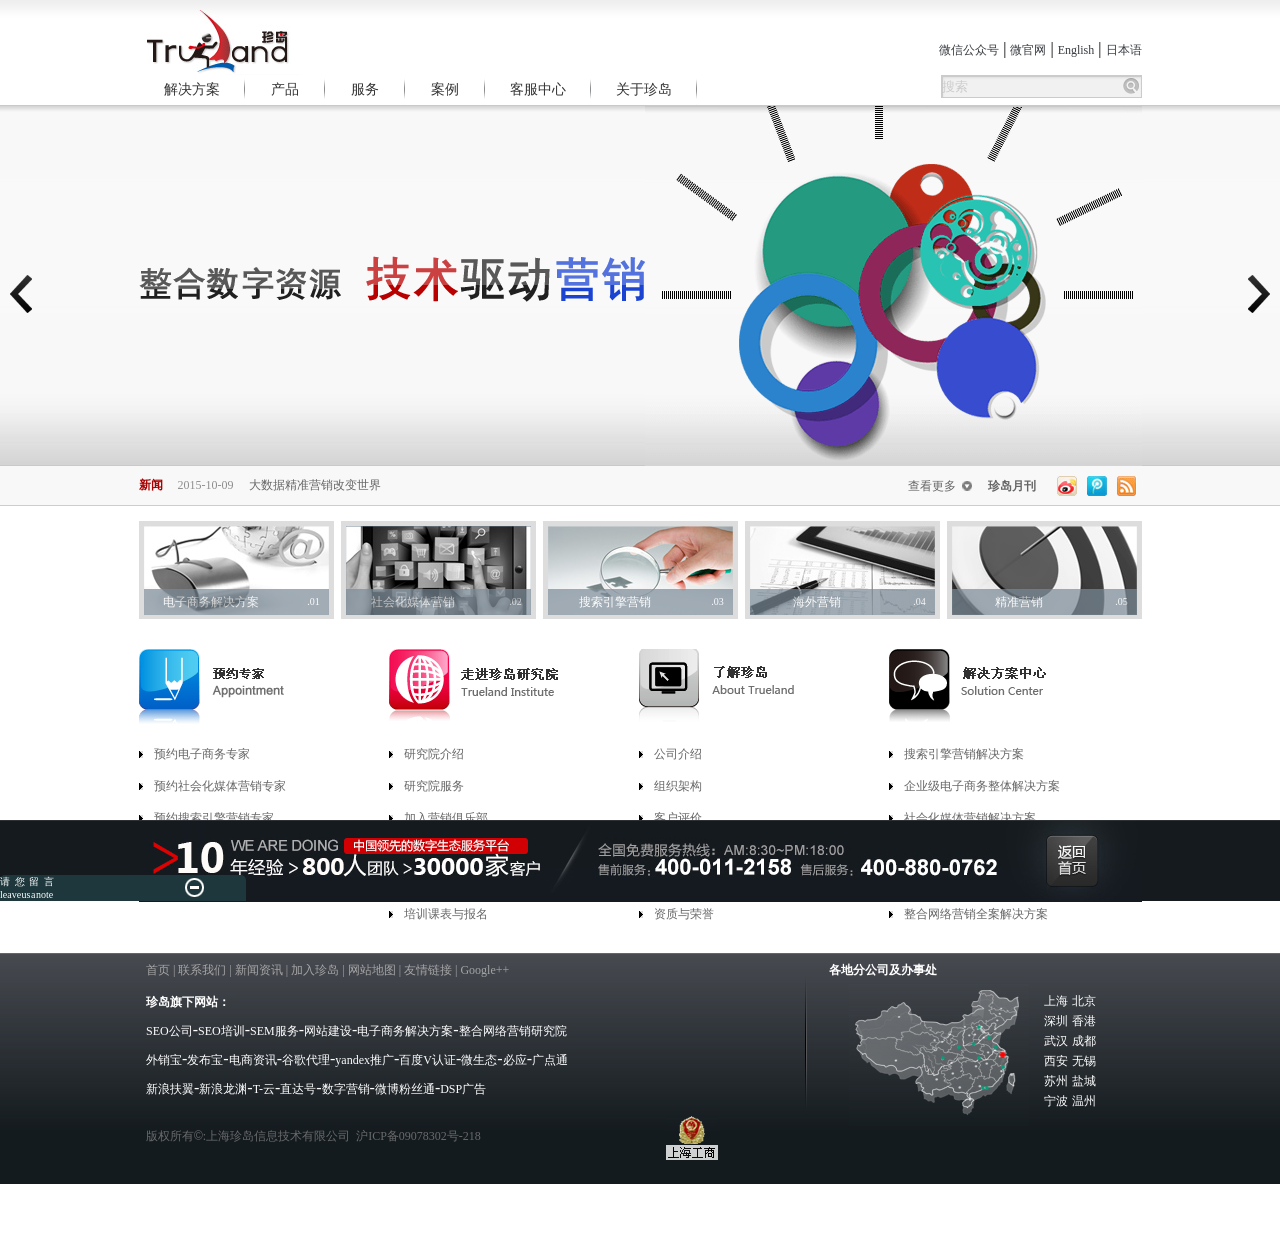
<file: web/web02/index.html>
<!DOCTYPE html PUBLIC "-//W3C//DTD XHTML 1.0 Transitional//EN" "http://www.w3.org/TR/xhtml1/DTD/xhtml1-transitional.dtd">
<html xmlns="http://www.w3.org/1999/xhtml">
<head>
<meta http-equiv="Content-Type" content="text/html; charset=utf-8" />
<link type="text/css" rel="stylesheet" href="css/style.css" />
<link type="text/css" rel="stylesheet" href="css/common.css" />
<title>上海珍岛信息技术有限公司-中国领先的数字生态服务平台</title>
</head>

<body>
<!--header-->
<div class="head">
    <div class="header wrap clearfix">
        <div class="header-logo">
            <h1><a href="#" title="上海珍岛信息技术有限公司">上海珍岛信息技术有限公司</a></h1>
        </div>
        <div class="header-r">
            <a href="#">微信公众号</a> |
            <a href="#">微官网</a> |
            <a href="#">English</a> |
            <a href="#">日本语</a>
        </div>
    </div>
</div>
<!--nav-->
<div class="nav wrap clearfix">
	<ul class="clearfix">
    	<li><a href="#" class="long">解决方案</a></li>
        <li><a href="#">产品</a></li>
        <li><a href="#">服务</a></li>
        <li><a href="#">案例</a></li>
        <li><a href="#" class="long">客服中心</a></li>
        <li><a href="aboutus.html" class="long" target="_blank">关于珍岛</a></li>
    </ul>
    <div class="search clearfix">
    	<input type="text" value="搜索" class="txt" />
        <input type="button" class="btn" />
    </div>
</div>
<!--banner-->
<div class="banners">
	<span class="banner-l"><a href="#"><img src="images/banner-l.png" /></a></span>
    <span class="banner-r"><a href="#"><img src="images/banner-r.png" /></a></span>
	<div class="banner wrap clearfix">
    	<img src="picture/text2.png" class="txt" />
        <img class="pic" src="picture/imgs2.png" />
    </div>
	
	
</div>
<!--notes-->
<div class="notes">
	<div class="note wrap clearfix">
    	<p><span class="news"><strong>新闻</strong></span><span class="time">2015-10-09</span><a href="#" class="bigbase"><span>大数据精准营销改变世界</span></a></p>
        <ul class="clearfix">
        	<li class="one more"><a href="#">查看更多</a></li>
            <li class="one"><a href="#"><strong>珍岛月刊</strong></a></li>
            <li class="two"><a href="#"><img src="picture/sina.jpg" /></a></li>
            <li class="two"><a href="#"><img src="picture/tencent.jpg" /></a></li>
            <li class="two"><a href="#"><img src="picture/rss.jpg" /></a></li>
        </ul>
    </div>
</div>
<!--main-->
<div class="main wrap">
	<ul class="main-top clearfix">
    	<li><a href="#"><img src="picture/2013050701.jpg" /></a><a href="#"><span class="main-t clearfix"><span class="p-l">电子商务解决方案</span><span class="p-r">.01</span></span></a></li>
        <li class="main-li"><a href="#"><img src="picture/2013050702.jpg" /></a><a href="#"><span class="main-t clearfix"><span class="p-l">社会化媒体营销</span><span class="p-r">.02</span></span></a></li>
        <li class="main-li"><a href="#"><img src="picture/2013050703.jpg" /></a><a href="#"><span class="main-t clearfix"><span class="p-l">搜索引擎营销</span><span class="p-r">.03</span></span></a></li>
        <li class="main-li"><a href="#"><img src="picture/2013050704.jpg" /></a><a href="#"><span class="main-t clearfix"><span class="p-l">海外营销</span><span class="p-r">.04</span></span></a></li>
        <li class="main-li"><a href="#"><img src="picture/2013050705.jpg" /></a><a href="#"><span class="main-t clearfix"><span class="p-l">精准营销</span><span class="p-r">.05</span></span></a></li>
    </ul>
    
    <div class="main-bottom clearfix wrap">
        <dl>
            <dt>
            	<a href="#"><img src="picture/tb1.png" /></a>
            </dt>
            <dd><a href="#">预约电子商务专家</a></dd>
            <dd><a href="#">预约社会化媒体营销专家</a></dd>
            <dd><a href="#">预约搜索引擎营销专家</a></dd>
            <dd><a href="#">预约海外营销专家</a></dd>
            <dd><a href="#">预约精准营销专家</a></dd>
        </dl>
        <dl>
            <dt>
            	<a href="#"><img src="picture/tb2.png" /></a>
            </dt>
            <dd><a href="#">研究院介绍</a></dd>
            <dd><a href="#">研究院服务</a></dd>
            <dd><a href="#">加入营销俱乐部</a></dd>
            <dd><a href="#">新产品体验申请</a></dd>
            <dd><a href="#">研究院专家观点</a></dd>
            <dd><a href="#">培训课表与报名</a></dd>
        </dl>
        <dl>
            <dt><a href="#"><img src="picture/tb3.png" /></a></dt>
            <dd><a href="#">公司介绍</a></dd>
            <dd><a href="#">组织架构</a></dd>
            <dd><a href="#">客户评价</a></dd>
            <dd><a href="#">愿景与使命</a></dd>
            <dd><a href="#">研发与创新</a></dd>
            <dd><a href="#">资质与荣誉</a></dd>
        </dl>
        <dl>
            <dt>
            	<a href="#"><img src="picture/tb4.png" /></a>
            </dt>
            <dd><a href="#">搜索引擎营销解决方案</a></dd>
            <dd><a href="#">企业级电子商务整体解决方案</a></dd>
            <dd><a href="#">社会化媒体营销解决方案</a></dd>
            <dd><a href="#">精准数字营销解决方案</a></dd>
            <dd><a href="#">外贸网络营销解决方案</a></dd>
            <dd><a href="#">整合网络营销全案解决方案</a></dd>
        </dl>
    </div>
</div>
<!--foot-->
<div class="foot">
    <div class="footer wrap clearfix">
      <div class="footer-l">
            <div class="foo-nav">
                <a href="#">首页</a> | <a href="#">联系我们</a> | <a href="#">新闻资讯</a> | <a href="#">加入珍岛</a> | <a href="#">网站地图</a> | <a href="#">友情链接</a> | <a href="#">Google++</a>
        </div>
             <div class="foo-web">
                    <p class="str"><strong>珍岛旗下网站：</strong></p>
                    <p class="com">
                        <a href="#">SEO公司</a>-<a href="#">SEO培训</a>-<a href="#">SEM服务</a>-<a href="#">网站建设</a>-<a href="#">电子商务解决方案</a>-<a href="#">整合网络营销研究院</a>
                    </p>
                    <p class="com">
                        <a href="#">外销宝</a>-<a href="#">发布宝</a>-<a href="#">电商资讯</a>-<a href="#">谷歌代理</a>-<a href="#">yandex推广</a>-<a href="#">百度V认证</a>-<a href="#">微生态</a>-<a href="#">必应</a>-<a href="#">广点通</a>
                    </p>
                    
                    <p class="com">
                        <a href="#">新浪扶翼</a>-<a href="#">新浪龙渊</a>-<a href="#">T-云</a>-<a href="#">直达号</a>-<a href="#">数字营销</a>-<a href="#">微博粉丝通</a>-<a href="#">DSP广告</a>
                    </p>
                    
                    <p class="copy">版权所有<span class="co">&copy;</span>:<a href="#">上海珍岛信息技术有限公司</a><span>&nbsp;</span> 沪ICP备09078302号-218<img src="picture/icon.gif" /></p>
                    
             </div>
        </div>
        <div class="footer-r">
            <p><strong>各地分公司及办事处</strong></p>
            <div class="map">
                <img src="picture/footer_map.jpg" />
                <ul class="add">
                <li><a href="#">上海</a> <a href="#">北京</a></li>
                <li><a href="#">深圳</a> <a href="#">香港</a></li>
                <li><a href="#">武汉</a> <a href="#">成都</a></li>
                <li><a href="#">西安</a> <a href="#">无锡</a></li>
                <li><a href="#">苏州</a> <a href="#">盐城</a></li>
                <li><a href="#">宁波</a> <a href="#">温州</a></li>
            </ul>
            </div>
            
        </div>
    </div>
</div>
<!--leave-note-->
<div class="big">
<div class="leave-note">
	<div class="content wrap">
    	<img src="images/y-iframe1.jpg" usemap="#Map" border="0" />
        <map name="Map" id="Map">
          <area shape="rect" coords="908,17,957,65" href="#" />
        </map>
    </div>
    <div class="leave clearfix">
        <p class="chinese">请  您 留 言</p>
        <p class="english">leave us a note</p>
        <a href="#" class="imgs"><img src="images/circle.png" /></a>
    </div>
</div>
</div>
</body>
</html>
</file>
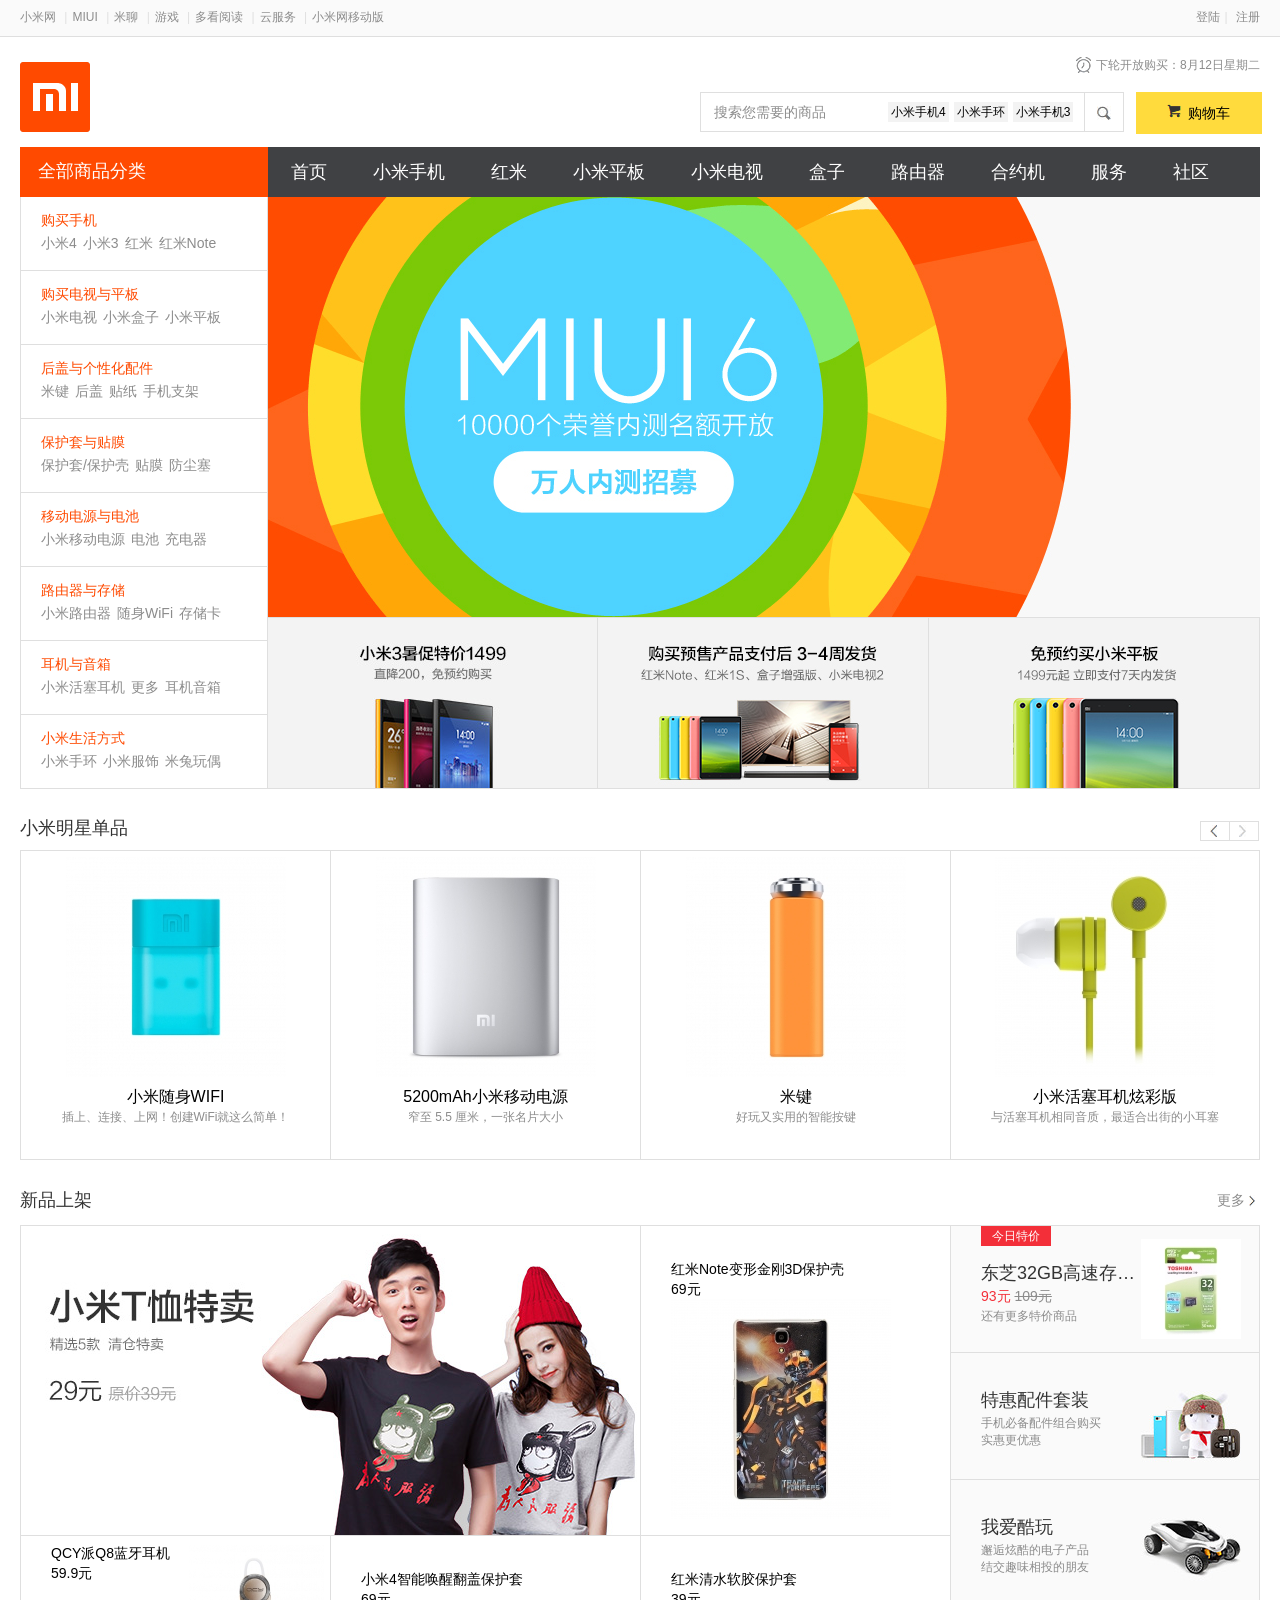
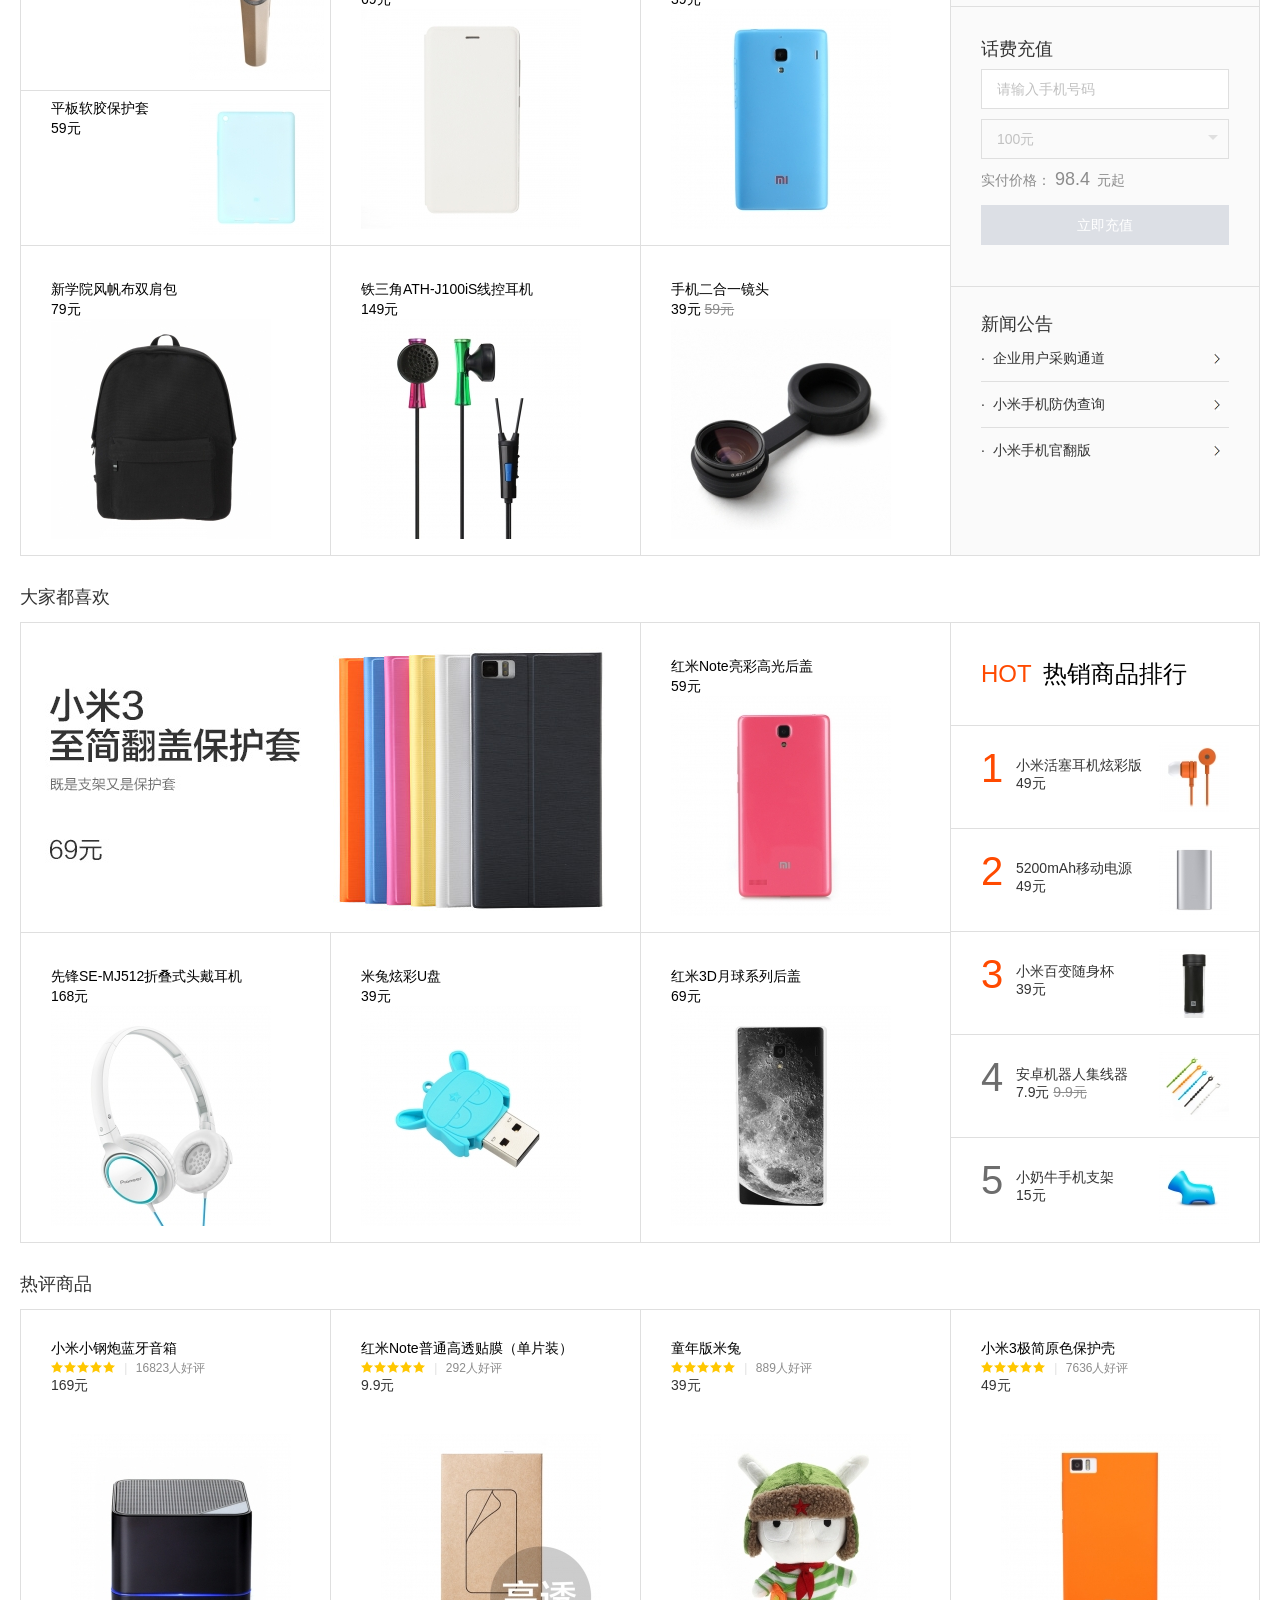
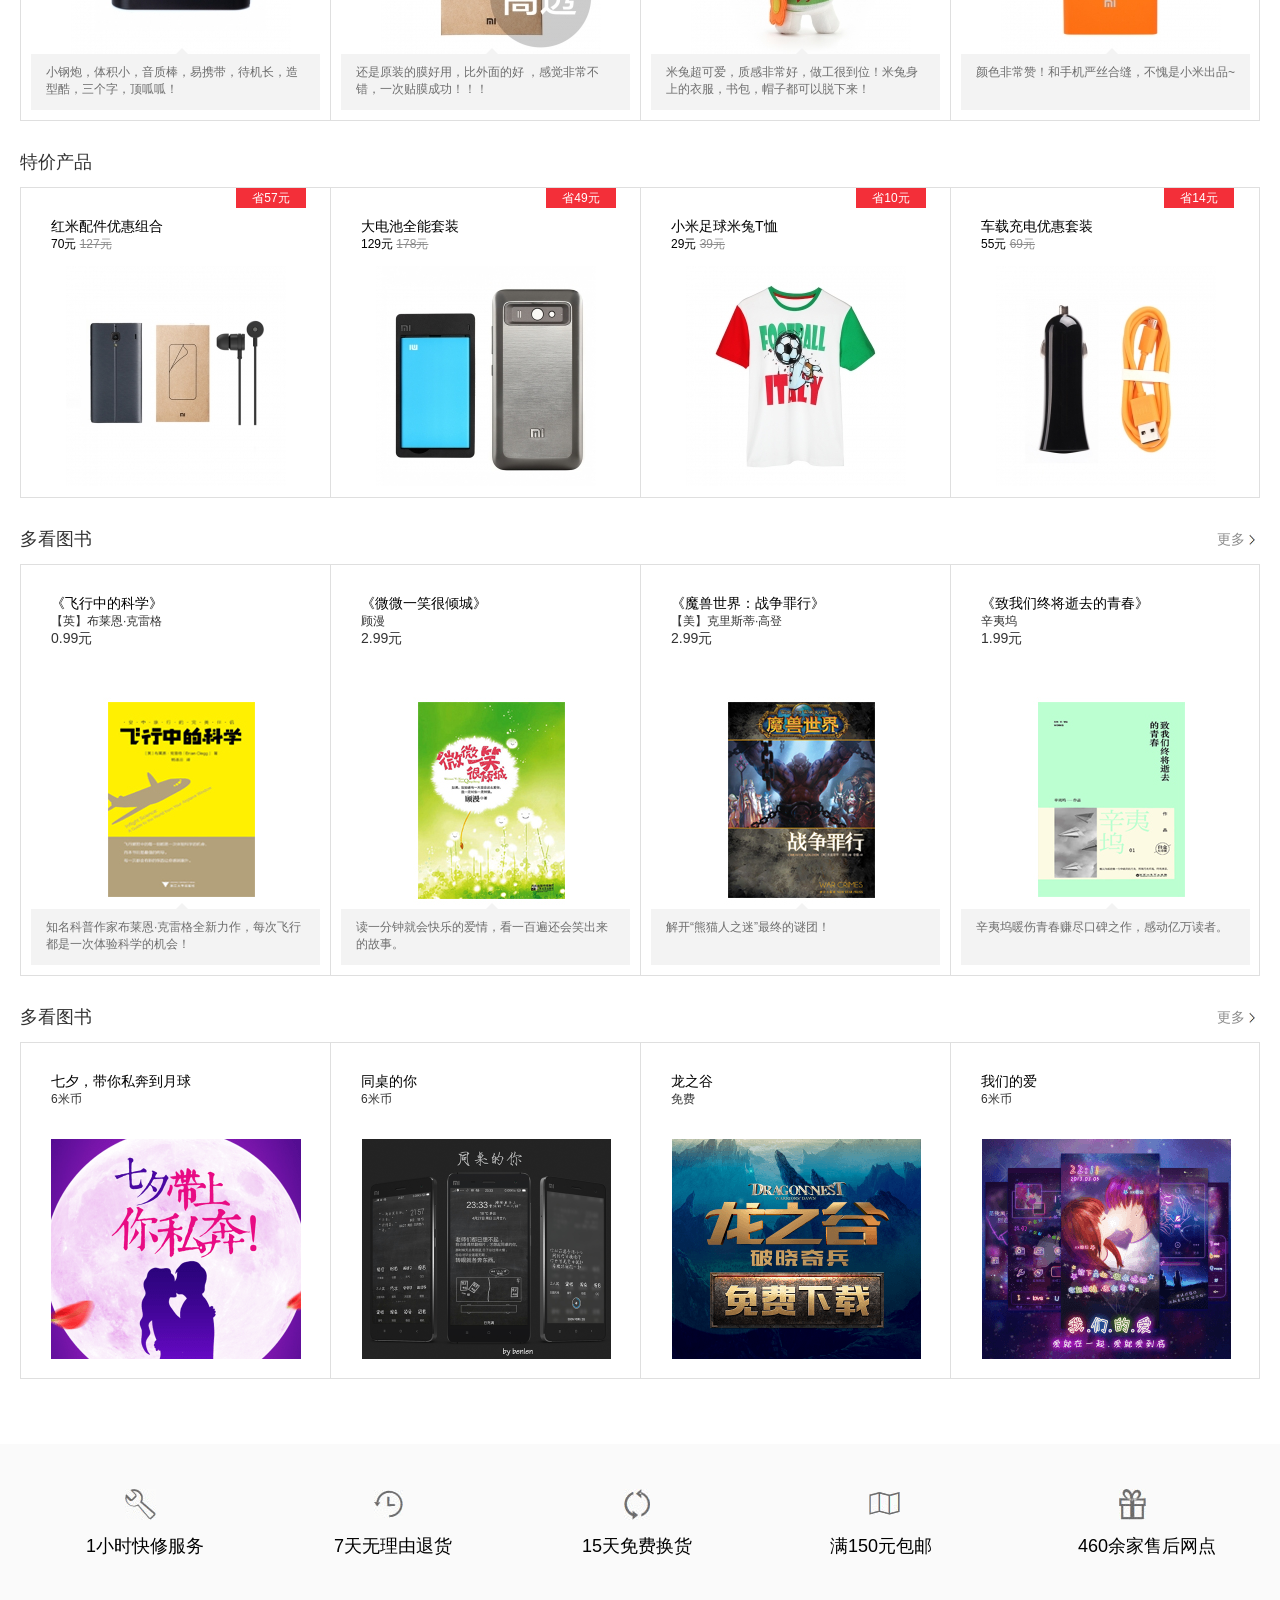
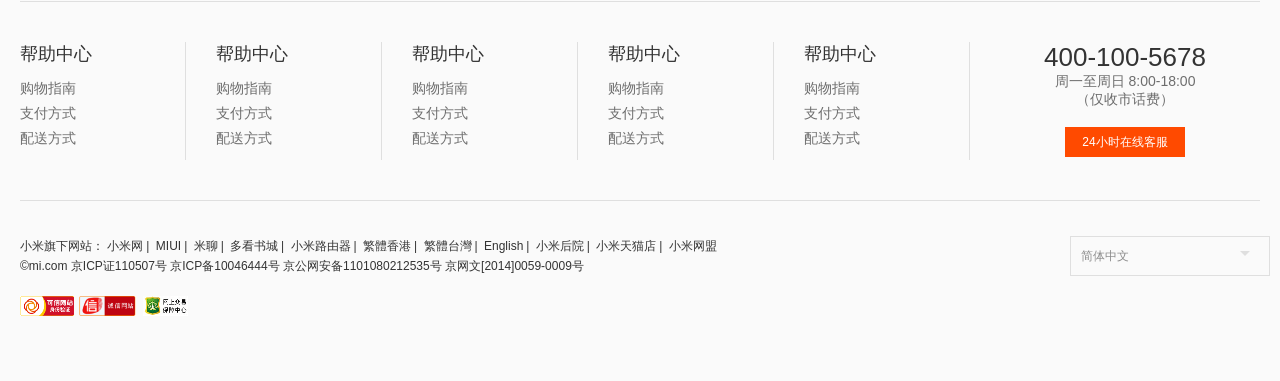
<file: web/web03/index.html>
<!DOCTYPE html PUBLIC "-//W3C//DTD XHTML 1.0 Transitional//EN" "http://www.w3.org/TR/xhtml1/DTD/xhtml1-transitional.dtd">
<html xmlns="http://www.w3.org/1999/xhtml">
<head>
<meta http-equiv="Content-Type" content="text/html; charset=utf-8" />
<title>小米手机官网——小米、红米手机和小米电视唯一官方正品销售网站</title>
<link rel="stylesheet" type="text/css" href="css/master.css"/>
</head>
<script type="text/javascript" src="js/jquery-1.11.1.min.js"></script>
<script type="text/javascript" src="js/my.js"></script>
<body>
    <div class="header">
          <div class="top-nav">
                     <div class="top-nav-l">
                               <ul>
                                  <li>
                                          <a href="#"> 小米网</a>
                                          <span class="line">|</span>
                                  </li>
                                  <li>
                                             <a href="list.html"> MIUI</a>
                                             <span class="line">|</span>
                                  </li>
                                  <li>
                                             <a href="list.html"> 米聊</a>
                                             <span class="line">|</span>
                                  </li>
                                  <li>
                                             <a href="list.html"> 游戏</a>
                                             <span class="line">|</span>
                                  </li>
                                  <li>
                                             <a href="#"> 多看阅读</a>
                                             <span class="line">|</span>
                                  </li>
                                  <li>
                                              <a href="#"> 云服务</a>
                                              <span class="line">|</span>
                                  </li>
                                  <li><a href="#"> 小米网移动版</a></li>
                               </ul>
                     </div>
                     <div class="top-nav-r">
                                 <a href="#">登陆</a><span class="line">|</span>
                                 <a href="#">注册</a>
                     </div>
          </div>
    </div><!--header-->
    <div class="logo">
             <div class="logo-main">
                         <h1>
                               <a href="#" class="biglogo" title="小米手机官网"></a>
                         </h1>
             </div>
             <div class="logo-r">
                         <div class="open-buy">
                                  <a href="#" class="clock">
                                            下轮开放购买：8月12日星期二
                                  </a>
                         </div>
                         <div class="search">
                             <div class="search-box">
                                   <input type="text" class="comein" id="soso" value="搜索您需要的商品"/>
                                   <div class="fashion" id="fashion">
                                              <a href="#">小米手机4</a>
                                              <a href="#">小米手环</a>
                                              <a href="#">小米手机3</a>
                                    </div>
                                   <div class="glass">
                                             <i class="magnify"></i>
                                   </div>
                                  <div class="keyword-list">
                                    <ul class="result-list">
                                      <li>
                                        <a href="#">小米手机3</a>
                                      </li>
                                      <li>
                                        <a href="#">红米手机</a>
                                      </li>
                                      <li>
                                        <a href="#">贴膜</a>
                                      </li>
                                      <li>
                                        <a href="#">后盖</a>
                                      </li>
                                      <li>
                                        <a href="#">耳机</a>
                                      </li>
                                      <li>
                                        <a href="#">电池</a>
                                      </li>
                                      <li>
                                        <a href="#">生活周边</a>
                                      </li>
                                      <li>
                                        <a href="#">挂饰</a>
                                      </li>
                                      <li>
                                        <a href="#">米兔</a>
                                      </li>
                                    </ul>
                                  </div>  
                              </div>                                     
                              <div class="carcar">
                                  <a href="#" class="shopcar">
                                                 <i class="cart"></i>
                                                 <span class="shopping">购物车</span>
                                 </a>
                                 <div class="goods-item">
                                    <div class="car-top"></div>
                                    <div class="car-bt">购物车中还没有商品，赶紧选购吧！</div>
                                 </div>
                             </div>

                         </div>
             </div>    
    </div><!--logo-->
    <div class="nav">
             <div class="nav-l">	
                <a href="#" class="allclass">全部商品分类</a>
             </div>
             <div class="nav-r">
                     <ul>
                         <li class="nav-main">
                             <a href="#" class="titles">首页</a>
                             
                         </li>
                         <li class="nav-main">
                            <a href="#" class="titles">
                              小米手机
                              <div class="top-arrow"></div>
                            </a>
                             <div class="nav-main-children">
                               <ul class="nav-children-list">
                                  <li class="num1">
                                     <a href="#">
                                       <h3 >小米手机4</h3>
                                        <span>工艺和手感，超乎想象</span> 
                                        <p><b>1999</b>元起</p>
                                        <i>
                                          <img src="images/index/nav-children-01.jpg"/>
                                        </i>
                                     </a>
                                  </li>
                                  <li class="num1">
                                     <a href="#">
                                       <h3 >小米手机3直降200</h3>
                                        <span>顶级双平台全球首发</span> 
                                        <p>特价：<b>1499</b>元起</p>
                                        <i>
                                          <img src="images/index/nav-children-02.jpg"/>
                                        </i>
                                     </a>
                                  </li>
                               </ul>
                             </div>                                                       
                         </li>
                         <li class="nav-main">
                             <a href="#" class="titles">红米
                               <div class="top-arrow"></div>
                             </a>
                             <div class="nav-main-children">
                               <ul class="nav-children-list">
                                  <li class="num1">
                                     <a href="#">
                                       <h3 >小米手机4</h3>
                                        <span>工艺和手感，超乎想象</span> 
                                        <p><b>1999</b>元起</p>
                                        <i>
                                          <img src="images/index/nav-children-03.jpg"/>
                                        </i>
                                     </a>
                                  </li>
                                  <li class="num1">
                                     <a href="#">
                                       <h3 >小米手机3直降200</h3>
                                        <span>顶级双平台全球首发</span> 
                                        <p>特价：<b>1499</b>元起</p>
                                        <i>
                                          <img src="images/index/nav-children-04.jpg"/>
                                        </i>
                                     </a>
                                  </li>
                               </ul>
                             </div>                                                       
                             
                         </li>
                         <li class="nav-main"><a href="#" class="titles">小米平板</a></li>
                         <li class="nav-main"><a href="#" class="titles">小米电视</a></li>
                         <li class="nav-main">
                            <a href="#" class="titles">盒子
                              <div class="top-arrow"></div>
                            </a>
                             <div class="nav-main-children">
                               <ul class="nav-children-list">
                                  <li class="num1">
                                     <a href="#">
                                       <h3 >小米手机4</h3>
                                        <span>工艺和手感，超乎想象</span> 
                                        <p><b>1999</b>元起</p>
                                        <i>
                                          <img src="images/index/nav-children-05.jpg"/>
                                        </i>
                                     </a>
                                  </li>
                                  <li class="num1">
                                     <a href="#">
                                       <h3 >小米手机3直降200</h3>
                                        <span>顶级双平台全球首发</span> 
                                        <p>特价：<b>1499</b>元起</p>
                                        <i>
                                          <img src="images/index/nav-children-06.jpg"/>
                                        </i>
                                     </a>
                                  </li>
                               </ul>
                             </div>                                                       
                            
                         </li>
                         <li class="nav-main">
                            <a href="#" class="titles">路由器
                              <div class="top-arrow"></div>
                            </a>
                             <div class="nav-main-children">
                               <ul class="nav-children-list">
                                  <li class="num1">
                                     <a href="#">
                                       <h3 >小米手机4</h3>
                                        <span>工艺和手感，超乎想象</span> 
                                        <p><b>1999</b>元起</p>
                                        <i>
                                          <img src="images/index/nav-children-07.jpg"/>
                                        </i>
                                     </a>
                                  </li>
                                  <li class="num1">
                                     <a href="#">
                                       <h3 >小米手机3直降200</h3>
                                        <span>顶级双平台全球首发</span> 
                                        <p>特价：<b>1499</b>元起</p>
                                        <i>
                                          <img src="images/index/nav-children-08.jpg"/>
                                        </i>
                                     </a>
                                  </li>
                               </ul>
                             </div>                                                       
                            
                         </li>
                         <li class="nav-main"><a href="#" class="titles">合约机</a></li>
                         <li class="nav-main"><a href="#" class="titles">服务</a></li>
                         <li class="nav-main"><a href="#" class="titles">社区</a></li>
                     </ul>
             </div>    
    </div><!--nav-->
    <div class="main">
             <div class="main-l">
                <ul class="nav-category-list">
                  <li class="nav-category-item special">
                    <div class="nav-category-content">
                      <dl >
                             <dt><a href="#">购买手机</a></dt>
                             <dd class="first"><a href="#">小米4</a></dd>
                             <dd><a href="#">小米3</a></dd>
                             <dd><a href="#">红米</a></dd>
                             <dd><a href="#">红米Note</a></dd>
                      </dl>
                      <div class="nav-category-children">
                        <ul class="children-list">
                          <li>
                            <a href="#">
                              <img src="images/index/mi1.jpg"/>
                              <span>小米手机4</span>
                            </a>
                          </li>
                          <li>
                            <a href="#">
                              <img src="images/index/mi2.jpg"/>
                              <span>小米手机3</span>
                            </a>
                          </li>
                          <li>
                            <a href="#">
                              <img src="images/index/mi04.jpg"/>
                              <span>红米手机1S</span>
                            </a>
                          </li>
                          <li>
                            <a href="#">
                              <img src="images/index/mi5.jpg"/>
                              <span>红米Note</span>
                            </a>
                          </li>
                          <li>
                            <a href="#">
                              <img src="images/index/mi6.jpg"/>
                              <span>根据机型选配件</span>
                            </a>
                          </li>
                        </ul>
                        <div class="children-special-section">
                          <h4>明星配件</h4>
                          <ul>
                            <li>
                              <a href="#">小米手环 79元</a>
                            </li>
                            <li><a href="#">小米活塞耳机 99元</a></li>
                          </ul>
                        </div>
                      </div>
                    </div>
                  </li>
                  <li class="nav-category-item">
                    <div class="nav-category-content">
                      <dl>
                             <dt><a href="#">购买电视与平板</a></dt>
                             <dd class="first"><a href="#">小米电视</a></dd>
                             <dd><a href="#">小米盒子</a></dd>
                             <dd><a href="#">小米平板</a></dd>
                      </dl>
                      <div class="nav-category-children">
                        <ul class="children-list">
                          <li>
                            <a href="#">
                              <img src="images/index/mi7.jpg"/>
                              <span>小米手机4</span>
                            </a>
                          </li>
                          <li>
                            <a href="#">
                              <img src="images/index/mi8.jpg"/>
                              <span>小米手机3</span>
                            </a>
                          </li>
                          <li>
                            <a href="#">
                              <img src="images/index/mi9.jpg"/>
                              <span>红米手机1S</span>
                            </a>
                          </li>
                          <li>
                            <a href="#">
                              <img src="images/index/mi10.jpg"/>
                              <span>红米Note</span>
                            </a>
                          </li>
                          <li>
                            <a href="#">
                              <img src="images/index/mi11.jpg"/>
                              <span>根据机型选配件</span>
                            </a>
                          </li>
                        </ul>
                        <div class="children-special-section">
                          <h4>明星配件</h4>
                          <ul>
                            <li>
                              <a href="#">小米手环 79元</a>
                            </li>
                            <li><a href="#">小米活塞耳机 99元</a></li>
                          </ul>
                        </div>
                      </div>                      
                    </div>
                  </li>
                  <li class="nav-category-item">
                    <div class="nav-category-content">
                      <dl>
                             <dt><a href="#">后盖与个性化配件</a></dt>
                             <dd class="first"><a href="#">米键</a></dd>
                             <dd><a href="#">后盖</a></dd>
                             <dd><a href="#">贴纸</a></dd>
                             <dd><a href="#">手机支架</a></dd>
                      </dl>
                      <div class="nav-category-children nav-category-children-3">
                        <ul class="children-list">
                          <li>
                            <a href="#">
                              <img src="images/index/mi1.jpg"/>
                              <span>小米手机4</span>
                            </a>
                          </li>
                          <li>
                            <a href="#">
                              <img src="images/index/mi2.jpg"/>
                              <span>小米手机3</span>
                            </a>
                          </li>
                          <li>
                            <a href="#">
                              <img src="images/index/mi04.jpg"/>
                              <span>红米手机1S</span>
                            </a>
                          </li>
                          <li>
                            <a href="#">
                              <img src="images/index/mi5.jpg"/>
                              <span>红米Note</span>
                            </a>
                          </li>
                          <li>
                            <a href="#">
                              <img src="images/index/mi6.jpg"/>
                              <span>根据机型选配件</span>
                            </a>
                          </li>
                        </ul>
                        <div class="children-special-section">
                          <h4>明星配件</h4>
                          <ul>
                            <li>
                              <a href="#">小米手环 79元</a>
                            </li>
                            <li><a href="#">小米活塞耳机 99元</a></li>
                          </ul>
                        </div>
                      </div>
                    </div>
                  </li>
                  <li class="nav-category-item">
                    <div class="nav-category-content">
                       <dl>
                             <dt><a href="#">保护套与贴膜</a></dt>
                             <dd class="first"><a href="#">保护套/保护壳</a></dd>
                             <dd><a href="#">贴膜</a></dd>
                             <dd><a href="#">防尘塞</a></dd>
                      </dl>
                                            <div class="nav-category-children">
                        <ul class="children-list">
                          <li>
                            <a href="#">
                              <img src="images/index/mi7.jpg"/>
                              <span>小米手机4</span>
                            </a>
                          </li>
                          <li>
                            <a href="#">
                              <img src="images/index/mi8.jpg"/>
                              <span>小米手机3</span>
                            </a>
                          </li>
                          <li>
                            <a href="#">
                              <img src="images/index/mi9.jpg"/>
                              <span>红米手机1S</span>
                            </a>
                          </li>
                        </ul>
                        <div class="children-special-section">
                          <h4>明星配件</h4>
                          <ul>
                            <li>
                              <a href="#">小米手环 79元</a>
                            </li>
                            <li><a href="#">小米活塞耳机 99元</a></li>
                          </ul>
                        </div>
                      </div> 
                    </div>
                  </li>
                  <li class="nav-category-item">
                    <div class="nav-category-content">
                      <dl>
                             <dt><a href="#">移动电源与电池</a></dt>
                             <dd class="first"><a href="#">小米移动电源</a></dd>
                             <dd><a href="#">电池</a></dd>
                             <dd><a href="#">充电器</a></dd>
                      </dl>
                      <div class="nav-category-children nav-category-children-5">
                        <ul class="children-list">
                          <li>
                            <a href="#">
                              <img src="images/index/mi7.jpg"/>
                              <span>小米手机4</span>
                            </a>
                          </li>
                          <li>
                            <a href="#">
                              <img src="images/index/mi8.jpg"/>
                              <span>小米手机3</span>
                            </a>
                          </li>
                          <li>
                            <a href="#">
                              <img src="images/index/mi9.jpg"/>
                              <span>红米手机1S</span>
                            </a>
                          </li>
                          <li>
                            <a href="#">
                              <img src="images/index/mi10.jpg"/>
                              <span>红米Note</span>
                            </a>
                          </li>
                          <li>
                            <a href="#">
                              <img src="images/index/mi11.jpg"/>
                              <span>根据机型选配件</span>
                            </a>
                          </li>
                        </ul>
                        <div class="children-special-section">
                          <h4>明星配件</h4>
                          <ul>
                            <li>
                              <a href="#">小米手环 79元</a>
                            </li>
                            <li><a href="#">小米活塞耳机 99元</a></li>
                          </ul>
                        </div>
                      </div> 
                    </div>
                  </li>
                  <li class="nav-category-item">
                    <div class="nav-category-content">
                      <dl>
                             <dt><a href="#">路由器与存储</a></dt>
                             <dd class="first"><a href="#">小米路由器</a></dd>
                             <dd><a href="#">随身WiFi</a></dd>
                             <dd><a href="#">存储卡</a></dd>
                      </dl>
                      <div class="nav-category-children nav-category-children-6">
                        <ul class="children-list">
                          <li>
                            <a href="#">
                              <img src="images/index/mi7.jpg"/>
                              <span>小米手机4</span>
                            </a>
                          </li>
                          <li>
                            <a href="#">
                              <img src="images/index/mi8.jpg"/>
                              <span>小米手机3</span>
                            </a>
                          </li>
                          <li>
                            <a href="#">
                              <img src="images/index/mi9.jpg"/>
                              <span>红米手机1S</span>
                            </a>
                          </li>
                          <li>
                            <a href="#">
                              <img src="images/index/mi10.jpg"/>
                              <span>红米Note</span>
                            </a>
                          </li>
                          <li>
                            <a href="#">
                              <img src="images/index/mi11.jpg"/>
                              <span>根据机型选配件</span>
                            </a>
                          </li>
                        </ul>
                        <div class="children-special-section">
                          <h4>明星配件</h4>
                          <ul>
                            <li>
                              <a href="#">小米手环 79元</a>
                            </li>
                            <li><a href="#">小米活塞耳机 99元</a></li>
                          </ul>
                        </div>
                      </div>                       
                    </div>
                  </li>
                  <li class="nav-category-item">
                    <div class="nav-category-content">
                      <dl>
                             <dt><a href="#">耳机与音箱</a></dt>
                             <dd class="first"><a href="#">小米活塞耳机</a></dd>
                             <dd><a href="#">更多</a></dd>
                             <dd><a href="#">耳机音箱</a></dd>
                      </dl>
                      <div class="nav-category-children nav-category-children-7">
                        <ul class="children-list">
                          <li>
                            <a href="#">
                              <img src="images/index/mi9.jpg"/>
                              <span>红米手机1S</span>
                            </a>
                          </li>
                          <li>
                            <a href="#">
                              <img src="images/index/mi10.jpg"/>
                              <span>红米Note</span>
                            </a>
                          </li>
                          <li>
                            <a href="#">
                              <img src="images/index/mi11.jpg"/>
                              <span>根据机型选配件</span>
                            </a>
                          </li>
                        </ul>
                        <div class="children-special-section">
                          <h4>明星配件</h4>
                          <ul>
                            <li>
                              <a href="#">小米手环 79元</a>
                            </li>
                            <li><a href="#">小米活塞耳机 99元</a></li>
                          </ul>
                        </div>
                      </div>  
                    </div>
                  </li>
                  <li class="nav-category-item">
                    <div class="nav-category-content">
                      <dl>
                             <dt><a href="#">小米生活方式</a></dt>
                             <dd class="first"><a href="#">小米手环</a></dd>
                             <dd><a href="#">小米服饰</a></dd>
                             <dd><a href="#">米兔玩偶</a></dd>
                      </dl>
                      <div class="nav-category-children nav-category-children-8">
                        <ul class="children-list">
                          <li>
                            <a href="#">
                              <img src="images/index/mi9.jpg"/>
                              <span>红米手机1S</span>
                            </a>
                          </li>
                          <li>
                            <a href="#">
                              <img src="images/index/mi10.jpg"/>
                              <span>红米Note</span>
                            </a>
                          </li>
                          <li>
                            <a href="#">
                              <img src="images/index/mi11.jpg"/>
                              <span>根据机型选配件</span>
                            </a>
                          </li>
                        </ul>
                        <div class="children-special-section">
                          <h4>明星配件</h4>
                          <ul>
                            <li>
                              <a href="#">小米手环 79元</a>
                            </li>
                            <li><a href="#">小米活塞耳机 99元</a></li>
                          </ul>
                        </div>
                      </div>                       
                    </div>
                  </li>                  
                </ul>
             </div>
             <div class="main-r">
                      <div  class="banner">
                        <div class="banner-in">
                          <ul class="banner-main">
                            <li class="banner-element">
                              <a href="#" ><img src="images/index/banner03.jpg" /></a>
                            </li>
                            <li class="banner-element">
                              <a href="#" ><img src="images/index/banner02.jpg" /></a>
                            </li>
                            <li class="banner-element">
                              <a href="#" ><img src="images/index/banner01.jpg" /></a>
                            </li>
                            <li class="banner-element">
                              <a href="#" ><img src="images/index/banner04.jpg" /></a>
                            </li>
                          </ul>
                        </div>
                        <div class="prev-one">
                          <a class="prev-arrow" href=" javascript:void(0)"></a>
                        </div>
                       <div  class="next-one">
                          <a class="next-arrow" href=" javascript:void(0)"></a>
                      </div>
                      </div>
                      <div class="sub-banner">
                              <ul >
                                     <li class="fristone">
                                            <a href="#"><img src="images/index/0611misanxiaoxiao.jpg" /></a>
                                     </li>
                                     <li>
                                            <a href="#"><img src="images/index/qudiaopad.jpg"/></a>
                                     
                                     </li>
                                     <li >
                                            <a href="#"><img src="images/index/padzhaichuxiao.jpg" /></a>
                                     </li>
                              </ul>   
                      </div>
             </div>
    </div><!--main-->
    <div class="popstar ">
             <h3>小米明星单品
                      
                 <a href="javascript:void(0)" class="prev">
                        <em class="l-arrow"></em>
                 </a>
                 <a href="javascript:void(0)" class="next">
                        <em class="r-arrow"></em>
                 </a>                  
             </h3>
             <div class="star-good">
               <div class="star-goods-list">
                     <div class="popstar-bd frist">
                          <dl class="popstar-bd-box">
                                 <dt>
                                       <a href="#" class="pic">
                                              <img src="images/index/pic1.jpg" />
                                       </a>
                                 </dt>
                                 <dd><a href="#" >小米随身WIFI</a></dd>
                                 <dd>插上、连接、上网！创建WiFi就这么简单！</dd>
                          </dl>
                      </div>
                      <div class="popstar-bd">
                          <dl class="popstar-bd-box">
                                 <dt>
                                       <a href="#" class="pic">
                                              <img src="images/index/pic2.jpg" />
                                       </a>
                                 </dt>
                                 <dd><a href="#">5200mAh小米移动电源</a></dd>
                                 <dd>窄至 5.5 厘米，一张名片大小</dd>
                          </dl>
                      </div>
                      <div class="popstar-bd">
                          <dl class="popstar-bd-box">
                                 <dt>
                                       <a href="#" class="pic">
                                              <img src="images/index/pic3.jpg" />
                                       </a>
                                 </dt>
                                 <dd><a href="#" >米键</a></dd>
                                 <dd>好玩又实用的智能按键</dd>
                          </dl>
                      </div>
                      <div class="popstar-bd last">
                          <dl class="popstar-bd-box">
                                 <dt>
                                       <a href="#" class="pic">
                                              <img src="images/index/pic4.jpg" />
                                       </a>
                                 </dt>
                                 <dd><a href="#" >小米活塞耳机炫彩版</a></dd>
                                 <dd>与活塞耳机相同音质，最适合出街的小耳塞</dd>
                          </dl>
                      </div>
                     <div class="popstar-bd frist">
                          <dl class="popstar-bd-box">
                                 <dt>
                                       <a href="#" class="pic">
                                              <img src="images/index/pic05.jpg" />
                                       </a>
                                 </dt>
                                 <dd><a href="#" >小米随身WIFI</a></dd>
                                 <dd>插上、连接、上网！创建WiFi就这么简单！</dd>
                          </dl>
                      </div>
                      <div class="popstar-bd">
                          <dl class="popstar-bd-box">
                                 <dt>
                                       <a href="#" class="pic">
                                              <img src="images/index/pic2.jpg" />
                                       </a>
                                 </dt>
                                 <dd><a href="#">5200mAh小米移动电源</a></dd>
                                 <dd>窄至 5.5 厘米，一张名片大小</dd>
                          </dl>
                      </div>
                      <div class="popstar-bd">
                          <dl class="popstar-bd-box">
                                 <dt>
                                       <a href="#" class="pic">
                                              <img src="images/index/pic3.jpg" />
                                       </a>
                                 </dt>
                                 <dd><a href="#" >米键</a></dd>
                                 <dd>好玩又实用的智能按键</dd>
                          </dl>
                      </div>
                      <div class="popstar-bd last">
                          <dl class="popstar-bd-box">
                                 <dt>
                                       <a href="#" class="pic">
                                              <img src="images/index/pic4.jpg" />
                                       </a>
                                 </dt>
                                 <dd><a href="#" >小米活塞耳机炫彩版</a></dd>
                                 <dd>与活塞耳机相同音质，最适合出街的小耳塞</dd>
                          </dl>
                      </div>                      
               </div>
             </div>
    </div><!--popstar-->
    <div class="new-goods ">
          <div class="new-hd">
             <h3 class="jia">新品上架</h3>
              <a href="javascript:void(0)" class="more"> 
                          更多
                          <em class="r-arrow-n"></em>
               </a>
         </div>
         <div class="new-bd">
                 <div class="new-bd-l">
                         <div class="news-item">
                                  <a href="#"><img src="images/index/pic5.jpg" /></a>
                         </div>
                         <div class="news-nor">
                                 <div class="news-nor-in">
                                           <a href="#">红米Note变形金刚3D保护壳</a>
                                           <span>69元</span> 
                                           <a href="#"><img src="images/index/pic6.jpg" /></a>
                                 </div>
                         </div>
                         <div class="news-nor">
                                  <div class="mini-top">
                                           <div class="mini-top-in">
                                                 <div class="qcy">
                                                           <a href="#">QCY派Q8蓝牙耳机</a>
                                                           <span>59.9元 </span>
                                                  </div>
                                                  <a href="#" class="earphone">
                                                           <img src="images/index/pic7.jpg"/>
                                                   </a>                                                    
                                           </div>
                                  </div>
                                  <div class="mini-bot">
                                           <div class="mini-top-in">
                                                 <div class="qcy">
                                                           <a href="#">平板软胶保护套 </a>
                                                           <span>59元 </span>
                                                  </div>
                                                  <a href="#" class="earphone">
                                                           <img src="images/index/pic8.jpg"/>
                                                   </a>                                                    
                                           </div>                                  
                                  </div>
                         </div>
                         <div class="news-nor">
                                 <div class="news-nor-in">
                                           <a href="#">小米4智能唤醒翻盖保护套</a>
                                           <span>69元</span> 
                                           <a href="#"><img src="images/index/pic9.jpg" /></a>
                                 </div>
                         </div>
                         <div class="news-nor">
                                 <div class="news-nor-in">
                                           <a href="#">红米清水软胶保护套</a>
                                           <span>39元</span> 
                                           <a href="#"><img src="images/index/pic10.jpg" /></a>
                                 </div>
                         </div>
                         <div class="news-nor">
                                 <div class="news-nor-in">
                                           <a href="#">新学院风帆布双肩包</a>
                                           <span>79元</span> 
                                           <a href="#"><img src="images/index/pic11.jpg" /></a>
                                 </div>
                         </div>
                         <div class="news-nor">
                                 <div class="news-nor-in">
                                           <a href="#">铁三角ATH-J100iS线控耳机 </a>
                                           <span>149元</span> 
                                           <a href="#"><img src="images/index/pic12.jpg" /></a>
                                 </div>
                         </div>
                         <div class="news-nor">
                                 <div class="news-nor-in">
                                           <a href="#">手机二合一镜头</a>
                                           <span>39元<del class="shan">59元</del></span> 
                                           <a href="#"><img src="images/index/pic13.jpg" /></a>
                                 </div>
                         </div>
                 </div>
                 <div class="new-bd-r">
                           <div class="bargain">
                                    <ul>
                                           <li>
                                                  <a href="#" class="goods">
                                                          <h3 >东芝32GB高速存储卡</h3>
                                                          <span class="price">93元 <del>109元</del></span>
                                                          <span>还有更多特价商品</span>
                                                          <img src="images/index/pic14.jpg" class="photo" />
                                                          <i class="sale">今日特价</i>
                                                  </a>
                                           </li>
                                           <li>
                                                  <a href="#" class="goods">
                                                          <h3 >特惠配件套装</h3>
                                                          <span>
                                                                  手机必备配件组合购买<br />
                                                                   实惠更优惠
                                                          </span>
                                                          <img src="images/index/pic15.jpg" class="photo" />
                                                  </a>
                                           </li>
                                           <li>
                                                  <a href="#" class="goods">
                                                          <h3 >我爱酷玩</h3>
                                                          <span>
                                                                    邂逅炫酷的电子产品<br/>
                                                                    结交趣味相投的朋友
                                                          </span>
                                                          <img src="images/index/pic16.jpg" class="photo" />
                                                  </a>
                                           </li>
                                    </ul>
                          </div>
                           <div class="recharge">
                                   <h3>话费充值</h3>
                                   <input type="text" value="请输入手机号码" class="import" />
                                   <div class="cash">
                                         <div class="cash-now">100元</div>
                                           
                                         <i class="last-arrow first-arrow"></i>
                                         <ul id="much">
                                              <li>100元</li>
                                              <li>30元</li>
                                              <li>50元</li>
                                          <i class="last-arrow last-arrow-hover"></i>    
                                         </ul>
                                     
                                     </div>
                                   <div class="nowprice">
                                             <span >实付价格：</span>
                                             <span class="money">98.4</span>
                                             元起
                                   </div>
                                   <a href="#"><div class="chragenow">立即充值</div></a>
                          </div>
                           <div class="notice">
                                   <h3>新闻公告</h3>
                                   <ul>
                                         <li >
                                                 <a href="#" >
                                                     <span class="dot">·</span>
                                                     企业用户采购通道

                                                     <i class="arrow"></i>
                                                  </a>
                                         </li>
                                         <li >
                                                 <a href="#" >
                                                     <span class="dot">·</span>
                                                     小米手机防伪查询
                                                     <i class="arrow"></i>
                                                  </a>
                                         </li>
                                         <li class="every">
                                                 <a href="#" >
                                                     <span class="dot">·</span>
                                                     小米手机官翻版
                                                     <i class="arrow"></i>
                                                  </a>
                                         </li>
                                   </ul>
                          </div>
                 
                 </div>
         </div>
    </div><!--new-goods-->
    <div class="new-goods both-love ">
          <div class="new-hd">
             <h3 class="jia">大家都喜欢</h3>

         </div>
          <div class="new-bd both-love-bd">
                 <div class="new-bd-l">
                         <div class="news-item">
                                  <a href="#"><img src="images/index/love-1.jpg" /></a>
                         </div>
                         <div class="news-nor">
                                 <div class="news-nor-in">
                                           <a href="#">红米Note亮彩高光后盖</a>
                                           <span>59元</span> 
                                           <a href="#"><img src="images/index/love-2.jpg" /></a>
                                 </div>
                         </div>
                         <div class="news-nor">
                                 <div class="news-nor-in">
                                           <a href="#">先锋SE-MJ512折叠式头戴耳机</a>
                                           <span>168元</span> 
                                           <a href="#"><img src="images/index/love-3.jpg" /></a>
                                 </div>
                         </div>
                         <div class="news-nor">
                                 <div class="news-nor-in">
                                           <a href="#">米兔炫彩U盘</a>
                                           <span>39元</span> 
                                           <a href="#"><img src="images/index/love-4.jpg" /></a>
                                 </div>
                         </div>
                         <div class="news-nor">
                                 <div class="news-nor-in">
                                           <a href="#">红米3D月球系列后盖</a>
                                           <span>69元</span> 
                                           <a href="#"><img src="images/index/love-5.jpg" /></a>
                                 </div>
                         </div>
                 </div>
                 <div class="both-love-r">
                          <h3>
                                 <span>HOT</span>
                                 热销商品排行
                          </h3>
                         <ul>
                               <li class="rank">
                                       <div class="zi">
                                                <a href="#"class="theme">小米活塞耳机炫彩版</a>
                                                49元 
                                       </div>
                                       <a href="#" class="tu"><img src="images/index/love-6.jpg" /></a>
                                       <span class="num">1</span>
                               </li>
                               <li class="rank">
                                       <div class="zi">
                                                <a href="#"class="theme">5200mAh移动电源</a>
                                                49元 
                                       </div>
                                       <a href="#" class="tu"><img src="images/index/love-7.jpg" /></a>
                                       <span class="num">2</span>
                               </li>
                               <li class="rank">
                                       <div class="zi">
                                                <a href="#"class="theme">小米百变随身杯</a>
                                                39元 
                                       </div>
                                       <a href="#" class="tu"><img src="images/index/love-8.jpg" /></a>
                                       <span class="num">3</span>
                               </li>
                               <li class="rank">
                                       <div class="zi">
                                                <a href="#"class="theme">安卓机器人集线器</a>
                                                7.9元 <del>9.9元</del>
                                       </div>
                                       <a href="#" class="tu"><img src="images/index/love-9.jpg" /></a>
                                       <span class="num hei">4</span>
                               </li>
                               <li class="rank">
                                       <div class="zi">
                                                <a href="#"class="theme">小奶牛手机支架</a>
                                                15元 
                                       </div>
                                       <a href="#" class="tu"><img src="images/index/love-10.jpg" /></a>
                                       <span class="num hei">5</span>
                               </li>
                         </ul>
                 </div>
         </div>
    </div><!--both-love-->
    <div class="new-goods popular">
          <div class="new-hd">
             <h3 class="jia">热评商品</h3>
         </div>
         <div class="popular-bd">
                  <ul>
                        <li class="popular-item">
                               <div class="popular-item-in">
                                        <div class="popular-item-top">
                                                 <span class="item-info">
                                                        <a href="#" class="item-title">小米小钢炮蓝牙音箱</a>
                                                        <i class="star"></i>
                                                        <span class="line">|</span>
                                                        16823人好评
                                                 </span>
                                                 <span class="gold">169元 </span>
                                        </div>
                                        <div class="popular-item-bottom">
                                                <a href="#" class="tupian"><img src="images/index/tu1.jpg" /></a>
                                                 <span class="wenzi">
                                                      小钢炮，体积小，音质棒，易携带，待机长，造型酷，三个字，顶呱呱！ 
                                                      <i class="jian"></i>
                                                 </span>
                                        </div>
                               </div>
                        </li>
                        <li class="popular-item">
                               <div class="popular-item-in">
                                        <div class="popular-item-top">
                                                 <span class="item-info">
                                                        <a href="#" class="item-title">
                                                             红米Note普通高透贴膜（单片装）
                                                        </a>
                                                        <i class="star"></i>
                                                        <span class="line">|</span>
                                                        292人好评
                                                 </span>
                                                 <span class="gold">9.9元  </span>
                                        </div>
                                        <div class="popular-item-bottom">
                                                <a href="#" class="tupian"><img src="images/index/tu2.jpg" /></a>
                                                 <span class="wenzi">
                                                      还是原装的膜好用，比外面的好 ，感觉非常不错，一次贴膜成功！！！ 
                                                      <i class="jian"></i>
                                                 </span>
                                        </div>
                               </div>
                        </li>
                        <li class="popular-item">
                               <div class="popular-item-in">
                                        <div class="popular-item-top">
                                                 <span class="item-info">
                                                        <a href="#" class="item-title">童年版米兔</a>
                                                        <i class="star"></i>
                                                        <span class="line">|</span>
                                                        889人好评
                                                 </span>
                                                 <span class="gold">39元  </span>
                                        </div>
                                        <div class="popular-item-bottom">
                                                <a href="#" class="tupian"><img src="images/index/tu3.jpg" /></a>
                                                 <span class="wenzi">
                                                      米兔超可爱，质感非常好，做工很到位！米兔身上的衣服，书包，帽子都可以脱下来！  
                                                      <i class="jian"></i>
                                                 </span>
                                        </div>
                               </div>
                        </li>
                        <li class="popular-item lastone">
                               <div class="popular-item-in">
                                        <div class="popular-item-top">
                                                 <span class="item-info">
                                                        <a href="#" class="item-title">小米3极简原色保护壳</a>
                                                        <i class="star"></i>
                                                        <span class="line">|</span>
                                                        7636人好评
                                                 </span>
                                                 <span class="gold">49元 </span>
                                        </div>
                                        <div class="popular-item-bottom">
                                                <a href="#" class="tupian"><img src="images/index/tu4.jpg" /></a>
                                                 <span class="wenzi">
                                                      颜色非常赞！和手机严丝合缝，不愧是小米出品~
                                                      <i class="jian"></i>
                                                 </span>
                                        </div>
                               </div>
                        </li>
                  </ul>
         </div>
    </div><!--popular-goods-->
    <div class="new-goods special">
          <div class="new-hd">
             <h3 class="jia">特价产品</h3>
         </div>
         <div class="special-bd">
                  <ul>
                        <li class="special-item">
                               <div class="special-item-in">
                                        <div ><a href="#" class="item-title">红米配件优惠组合</a></div>
                                        <div class="item-price">70元 <del>127元</del></div>
                                        <span class="item-thumb">
                                                  <a href="#"><img src="images/index/p1.jpg" /></a>
                                        </span>
                                        <span class="item-flag">省57元</span>
                               </div>
                        </li>
                        <li class="special-item">
                               <div class="special-item-in">
                                        <div ><a href="#" class="item-title">大电池全能套装</a></div>
                                        <div class="item-price">129元 <del>178元</del></div>
                                        <span class="item-thumb">
                                                  <a href="#"><img src="images/index/p2.jpg" /></a>
                                        </span>
                                        <span class="item-flag">省49元</span>
                               </div>
                        </li>
                        <li class="special-item">
                               <div class="special-item-in">
                                        <div ><a href="#" class="item-title">小米足球米兔T恤</a></div>
                                        <div class="item-price">29元 <del>39元</del></div>
                                        <span class="item-thumb">
                                                  <a href="#"><img src="images/index/p3.jpg" /></a>
                                        </span>
                                        <span class="item-flag">省10元</span>
                               </div>
                        </li>
                        <li class="special-item fourth">
                               <div class="special-item-in">
                                        <div ><a href="#" class="item-title">车载充电优惠套装</a></div>
                                        <div class="item-price">55元 <del>69元</del></div>
                                        <span class="item-thumb">
                                                  <a href="#"><img src="images/index/p4.jpg" /></a>
                                        </span>
                                        <span class="item-flag">省14元</span>
                               </div>
                        </li>
                  </ul>
         </div>
    </div><!--Special-offer -->
    <div class="new-goods popular">
          <div class="new-hd">
             <h3 class="jia">多看图书</h3>
              <a href="javascript:void(0)" class="more"> 
                          更多
                          <em class="r-arrow-n"></em>
               </a>
         </div>
         <div class="popular-bd">
                  <ul>
                        <li class="popular-item">
                               <div class="popular-item-in">
                                        <div class="popular-item-top">
                                                 <span class="item-info">
                                                        <a href="#" class="item-title">《飞行中的科学》</a>
                                                        <span class="author">【英】布莱恩·克雷格</span>
                                                 </span>
                                                 <span class="gold">0.99元 </span>
                                        </div>
                                        <div class="popular-item-bottom">
                                                <a href="#" class="tupian"><img src="images/index/book1.jpg" /></a>
                                                 <span class="wenzi">
                                                     知名科普作家布莱恩·克雷格全新力作，每次飞行都是一次体验科学的机会！
                                                      <i class="jian"></i>
                                                 </span>
                                        </div>
                               </div>
                        </li>
                        <li class="popular-item">
                               <div class="popular-item-in">
                                        <div class="popular-item-top">
                                                 <span class="item-info">
                                                        <a href="#" class="item-title">《微微一笑很倾城》</a>
                                                        <span class="author">顾漫</span>
                                                 </span>
                                                 <span class="gold">2.99元 </span>
                                        </div>
                                        <div class="popular-item-bottom">
                                                <a href="#" class="tupian"><img src="images/index/book2.jpg" /></a>
                                                 <span class="wenzi">
                                                     读一分钟就会快乐的爱情，看一百遍还会笑出来的故事。
                                                      <i class="jian"></i>
                                                 </span>
                                        </div>
                               </div>
                        </li>
                        <li class="popular-item">
                               <div class="popular-item-in">
                                        <div class="popular-item-top">
                                                 <span class="item-info">
                                                        <a href="#" class="item-title">《魔兽世界：战争罪行》</a>
                                                        <span class="author">【美】克里斯蒂·高登</span>
                                                 </span>
                                                 <span class="gold">2.99元 </span>
                                        </div>
                                        <div class="popular-item-bottom">
                                                <a href="#" class="tupian"><img src="images/index/book3.jpg" /></a>
                                                 <span class="wenzi">
                                                     解开“熊猫人之迷”最终的谜团！
                                                      <i class="jian"></i>
                                                 </span>
                                        </div>
                               </div>
                        </li>
                        <li class="popular-item lastone">
                               <div class="popular-item-in">
                                        <div class="popular-item-top">
                                                 <span class="item-info">
                                                        <a href="#" class="item-title">《致我们终将逝去的青春》</a>
                                                        <span class="author">辛夷坞</span>
                                                 </span>
                                                 <span class="gold">1.99元 </span>
                                        </div>
                                        <div class="popular-item-bottom">
                                                <a href="#" class="tupian"><img src="images/index/book4.jpg" /></a>
                                                 <span class="wenzi">
                                                     辛夷坞暖伤青春赚尽口碑之作，感动亿万读者。
                                                      <i class="jian"></i>
                                                 </span>
                                        </div>
                               </div>
                        </li>
                  </ul>
         </div>
    </div><!--duokan-goods-->
    <div class="new-goods popular">
          <div class="new-hd">
             <h3 class="jia">多看图书</h3>
              <a href="javascript:void(0)" class="more"> 
                          更多
                          <em class="r-arrow-n"></em>
               </a>
         </div>
         <div class="MIUI-bd">
                  <ul>
                        <li class="MIUI-item">
                               <div class="MIUI-item-in">
                                        <div class="popular-item-top MIUI-item-top">
                                                 <span class="item-info">
                                                        <a href="#" class="item-title">七夕，带你私奔到月球</a>
                                                        <span class="author">6米币</span>
                                                 </span>
                                        </div>
                                        <div class="MIUI-item-bottom">
                                                 <a href="#"><img src="images/index/miui-1.png" /></a>
                                        </div>
                               </div>
                        </li>
                        <li class="MIUI-item">
                               <div class="MIUI-item-in">
                                        <div class="popular-item-top MIUI-item-top">
                                                 <span class="item-info">
                                                        <a href="#" class="item-title">同桌的你</a>
                                                        <span class="author">6米币</span>
                                                 </span>
                                        </div>
                                        <div class="MIUI-item-bottom">
                                                    <a href="#"><img src="images/index/miui-2.png" /></a>
                                        </div>
                               </div>
                        </li>
                        <li class="MIUI-item">
                               <div class="MIUI-item-in">
                                        <div class="popular-item-top MIUI-item-top">

                                                 <span class="item-info">
                                                        <a href="#" class="item-title">龙之谷</a>
                                                        <span class="author">免费</span>
                                                 </span>
                                        </div>
                                        <div class="MIUI-item-bottom">
                                                     <a href="#"><img src="images/index/miui-3.png" /></a>
                                        </div>
                               </div>
                        </li>
                        <li class="MIUI-item lastone">
                               <div class="MIUI-item-in">
                                        <div class="popular-item-top MIUI-item-top">
                                                 <span class="item-info">
                                                        <a href="#" class="item-title">我们的爱</a>
                                                        <span class="author">6米币</span>
                                                 </span>
                                        </div>
                                        <div class="MIUI-item-bottom">
                                                     <a href="#"><img src="images/index/miui-4.png" /></a>
                                        </div>
                               </div>
                        </li>
                  </ul>
         </div>
    </div><!--MIUI-->
    <div class="main-bottom">
          <div class="main-bottom-in">
                   <div class="main-bottom-in-top">
                          <ul>
                                 <li class="service">
                                             <a href="#" class="icon"></a>
                                             <strong>1小时快修服务</strong>
                                 
                                 </li>
                                 <li class="service">
                                             <a href="#" class="icon icon-2"></a>
                                             <strong>7天无理由退货</strong>
                                 
                                 </li>
                                 <li class="service">
                                             <a href="#" class="icon icon-3"></a>
                                             <strong>15天免费换货</strong>
                                 
                                 </li>
                                 <li class="service">
                                             <a href="#" class="icon icon-4"></a>
                                             <strong>满150元包邮</strong>
                                 
                                 </li>
                                 <li class="service">
                                             <a href="#" class="icon icon-5"></a>
                                             <strong>460余家售后网点</strong>
                                 
                                 </li>
                          </ul>
                   </div>
                   <div class="main-bottom-in-m">
                              <dl class="help diyi">
                                    <dt>帮助中心</dt>
                                    <dd><a href="#">购物指南</a></dd>
                                    <dd><a href="#">支付方式</a></dd>
                                    <dd><a href="#">配送方式</a></dd>
                              </dl>
                              <dl class="help">
                                    <dt>帮助中心</dt>
                                    <dd><a href="#">购物指南</a></dd>
                                    <dd><a href="#">支付方式</a></dd>
                                    <dd><a href="#">配送方式</a></dd>
                              </dl>
                              <dl class="help">
                                    <dt>帮助中心</dt>
                                    <dd><a href="#">购物指南</a></dd>
                                    <dd><a href="#">支付方式</a></dd>
                                    <dd><a href="#">配送方式</a></dd>
                              </dl>
                              <dl class="help">
                                    <dt>帮助中心</dt>
                                    <dd><a href="#">购物指南</a></dd>
                                    <dd><a href="#">支付方式</a></dd>
                                    <dd><a href="#">配送方式</a></dd>
                              </dl>
                              <dl class="help">
                                    <dt>帮助中心</dt>
                                    <dd><a href="#">购物指南</a></dd>
                                    <dd><a href="#">支付方式</a></dd>
                                    <dd><a href="#">配送方式</a></dd>
                              </dl>
                              <div class="help-r">
                                   <p class="phone">400-100-5678</p>
                                   <p >周一至周日 8:00-18:00<br />
                                          （仅收市话费）</p>
                                   <a href="#" class="online"> 24小时在线客服</a>
                              </div>
                   </div>
                   <div class="footer">
                            <div class="sub-nav">
                                       <p>
                                                小米旗下网站：
                                                <a href="#">小米网</a><span>|</span>
                                               <a href="#"> MIUI</a><span>|</span>
                                                <a href="#">米聊</a><span>|</span>
                                                <a href="#">多看书城</a><span>|</span>
                                                <a href="#">小米路由器</a><span>|</span>
                                                <a href="#">繁體香港</a><span>|</span>
                                                <a href="#">繁體台灣</a><span>|</span>
                                                <a href="#">English</a><span>|</span>
                                                <a href="#">小米后院</a><span>|</span>
                                                <a href="#">小米天猫店</a><span>|</span>
                                                <a href="#">小米网盟</a>
                                     </p>           
                                       <p>  
                                                ©<a href="#">mi.com</a> 京ICP证110507号
                                                 京ICP备10046444号
                                                  京公网安备1101080212535号 
                                                  <a href="#">京网文[2014]0059-0009号</a>
                                    </p>
                                       <div  class="faith">
                                     <a href="#"><img src="images/index/faith-1.png" /></a>
                                     <a href="#"><img src="images/index/faith-2.png" /></a>
                                     <a href="#"><img src="images/index/faith-3.png" /></a>
                            </div>
                            </div>
                            <div class="language"onmouseover="fun()" onmouseout="fun1()">
                                    <div class="chinese" >
                                      简体中文</div>
                                    <i class="last-arrow"></i>
                                    <ul id="list-down">
                                          <li><a href="#">English</a></li>
                                          <li><a href="#">繁體台灣</a></li>
                                          <li><a href="#">繁體香港</a></li>
                                          <li><a href="#">Singapore</a></li>
                                          <li><a href="#">Malaysia</a></li>
                                          <li><a href="#">India</a></li>
                                          <li><a href="#">Philippines</a></li>
                                          <li><a href="#">简体中文</a></li>
                                    </ul>
                            </div>
                   </div>
          </div>
    
    </div>
</body>
</html>
</file>
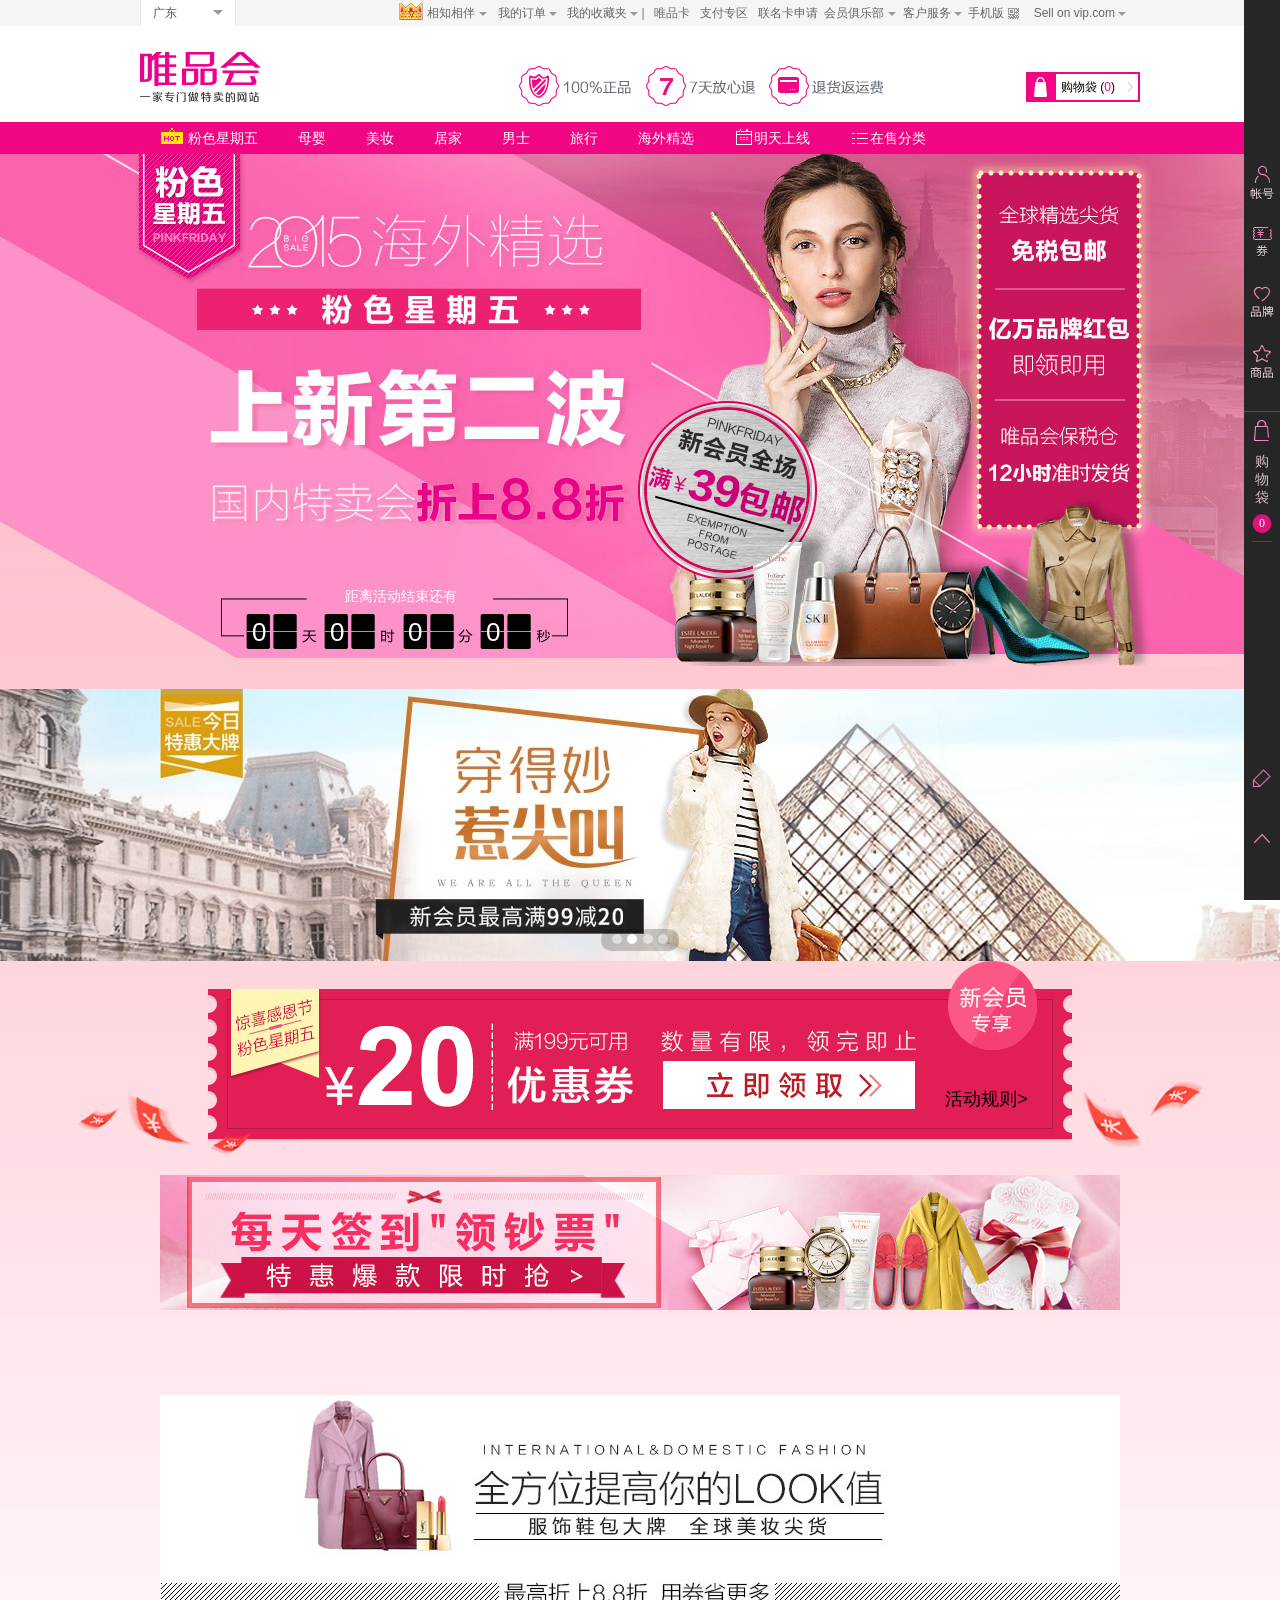
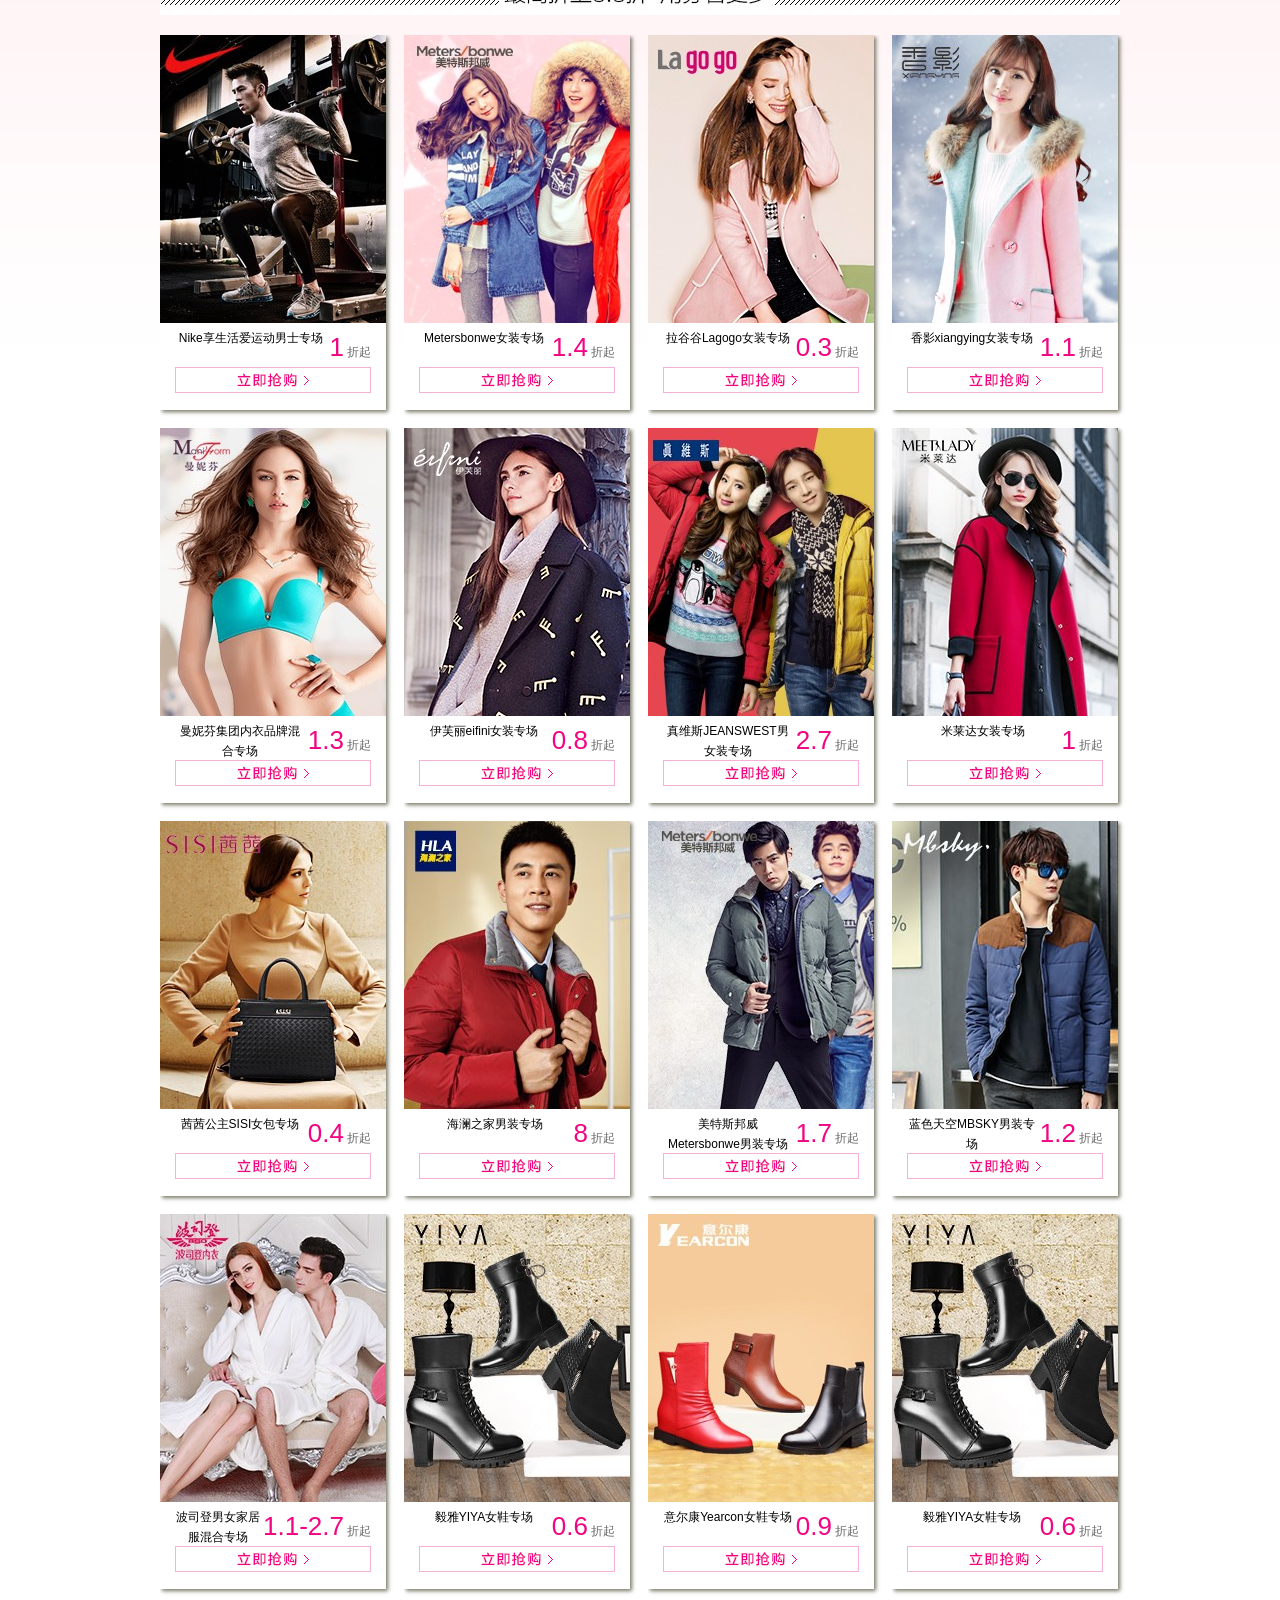
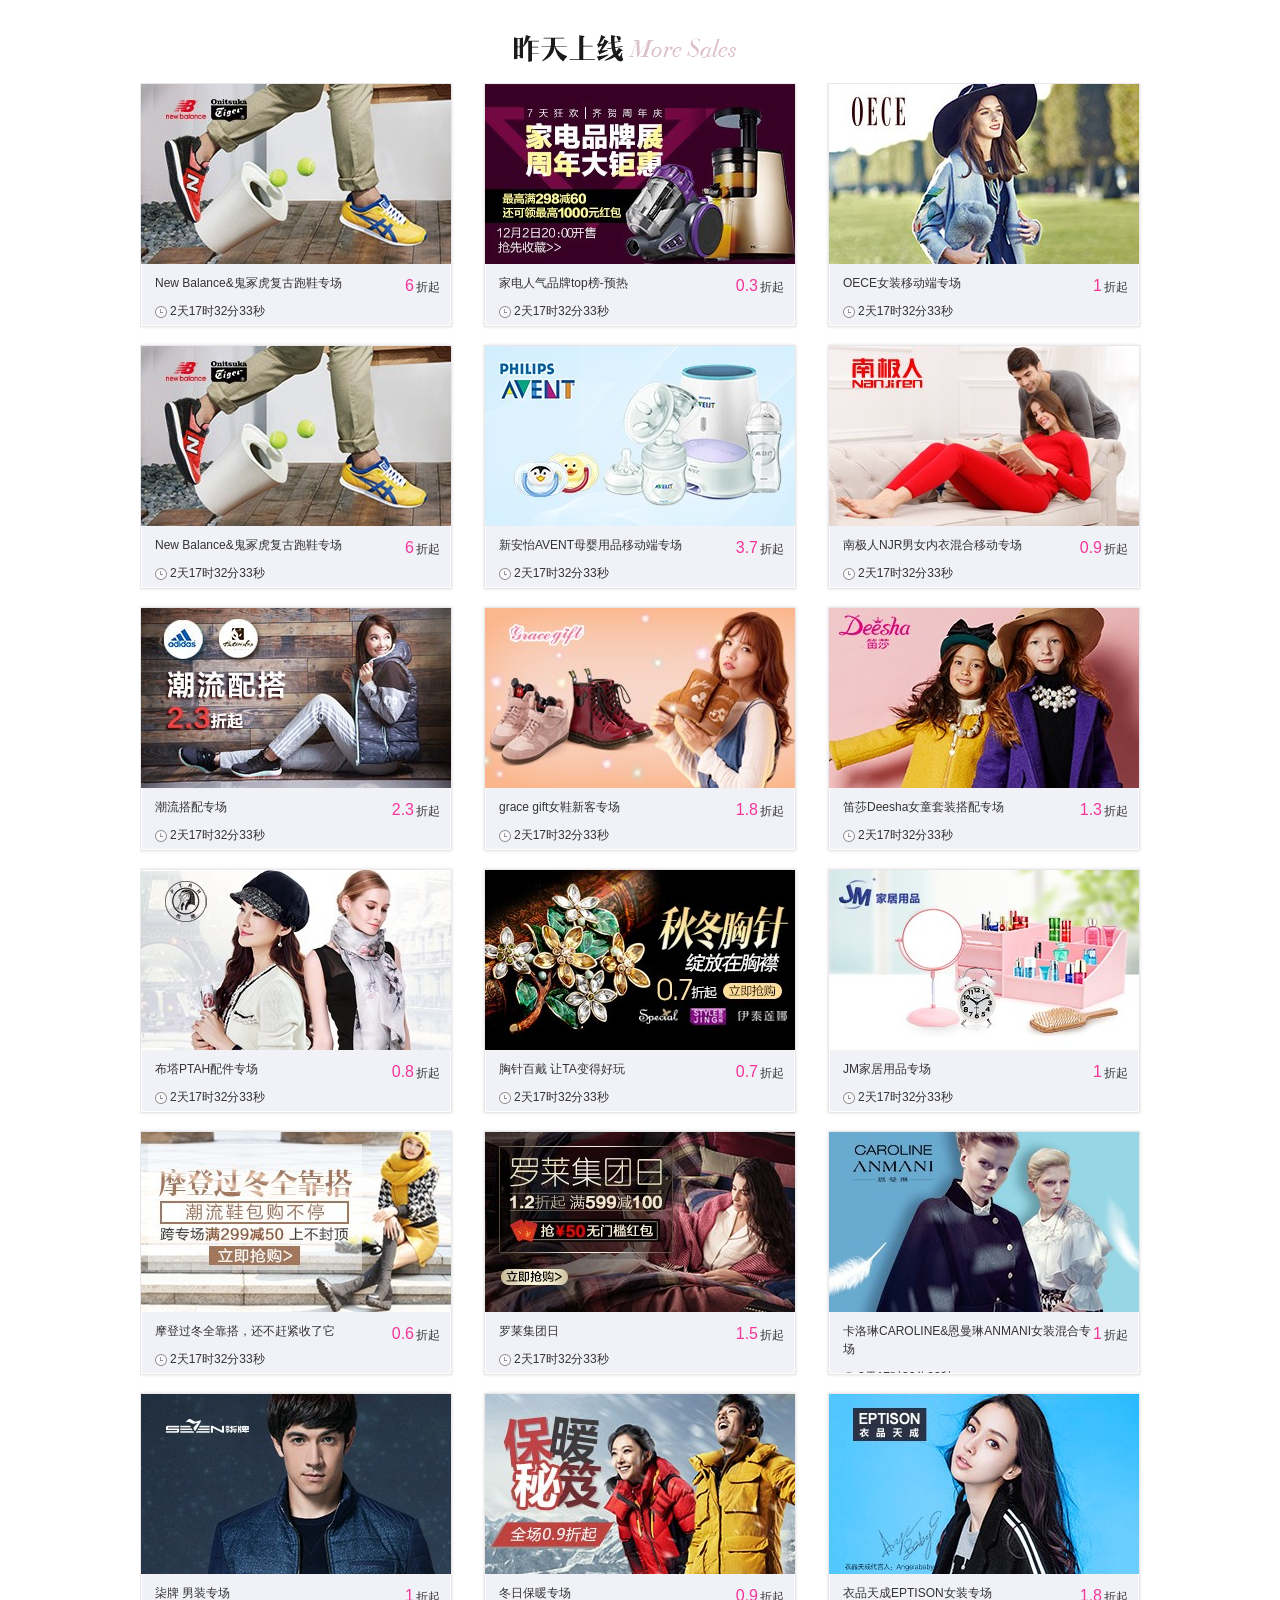
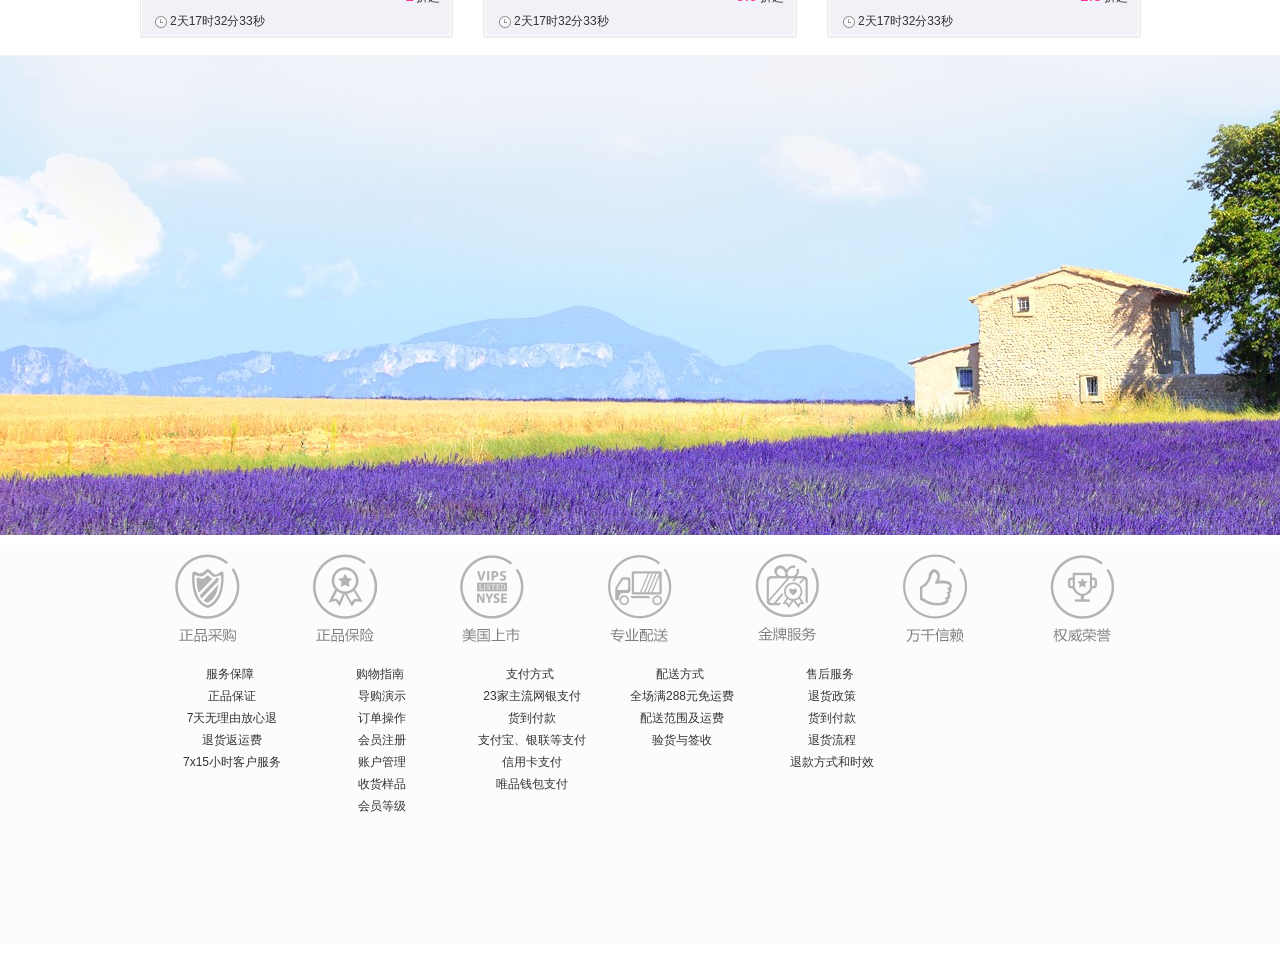
<file: web/web04/index.html>
<!DOCTYPE html>
<html lang="en">
    <head>
        <meta charset="utf-8">
        <title>唯品会</title>
        <link rel="shortcut icon" href=" favicon.ico" />
        <link rel="stylesheet" type="text/css" href="css/commun.css" />
        <link rel="stylesheet" type="text/css" href="css/index.css" />
        <script type="text/javascript" src="js/jquery-1.7.2.min.js"></script>
        <script type="text/javascript" src="js/index.js"></script>
        <script type="text/javascript">
           $(function(){
               show_time();  //倒计时
               vip_electricity.into();   //ajax
           });
        </script>
    </head>
    <body>
         <!-- 头部导航 -->
         <header class="header vip-common-header">
             <nav class="top-nav">
                 <div class="head-inner">
                     <!-- 选择地区 -->
                     <div class="sel-area">
                         <div class="sel-area-change selected">
                             <div class="sel-area-btn">
                                 <span class="fl">广东</span>
                                 <i class="ico-dis"></i>
                             </div>
                             <div class="sel-area-box"></div>
                         </div>
                     </div>
                     <ul class="top-nav-tool f-top-login-after">
                        <li>
                            <ul>
                                <li class="wp-user">
                                    <span class="user-in">
                                        <a href="#">
                                            <i class="uv-1"></i>
                                        </a>
                                        <a href="#">相知相伴</a>
                                        <i class="ico-dis"></i>
                                    </span>
                                    <div class="top-nav-dis user-infor user-login-ed"></div>
                                </li>
                            </ul>
                        </li>
                        <li class="wp-order">
                            <span class="order-in">
                                <a href="#">我的订单</a>
                                <i class="ico-dis"></i>
                            </span>
                            <p></p>
                        </li>
                        <li class="wp-service wp-fav-nav">
                            <span class="service-in">
                                <a href="#">我的收藏夹</a>
                                <i class="ico-dis"></i>
                            </span>|
                            <p></p>
                        </li>
                        <li class="wp-card">
                            <a href="#">唯品卡</a>
                        </li>
                        <li class="wp-card">
                            <a href="#">支付专区</a>
                        </li>
                        <li class="wp-ncard">
                            <a href="#">联名卡申请</a>
                        </li>
                        <li class="wp-service wp-member">
                            <span class="service-in">
                                <a href="#">会员俱乐部</a>
                                <i class="ico-dis"></i>
                            </span>
                        </li>
                        <li class="wp-service">
                            <span class="service-in">
                                <a href="#">客户服务</a>
                                <i class="ico-dis"></i>
                            </span>
                        </li>
                        <li class="wp-phone">
                            <span class="phone-in">
                                <a href="#">手机版</a>
                                <i class="ico-mob"></i>
                            </span>
                            <p></p>
                        </li>
                        <li class="wp-service wp-business" style="width:120px;">
                            <span class="service-in">
                                <a href="#">Sell on vip.com</a>
                                <i class="ico-dis"></i>
                            </span>
                            <p></p>
                        </li>
                     </ul>
                 </div>
             </nav>
             <div class="head-logo">
                 <div class="head-inner">
                     <div class="header-logo-dop">
                         <a href="#" title="一家专门做特卖的网站">
                             <img src="images/home_page_r5g.png" height="78" width="266" alt="" />
                         </a>
                     </div>
                     <div class="head-cart head-bag-car J_cart_ico">
                         <div class="tool">
                             <a href="#">
                                 <i class="ico-arrc"></i>
                                 <i class="ico-bag" title="查看我的购物袋"></i>
                                 <p>购物袋
                                 <span id="J_skuCount_container">
                                     (<span class="nub">0</span>)
                                 </span></p>
                             </a>
                         </div>
                         <div class="tool-cn"></div>
                     </div>
                     <div class="header-vip">
                         <a href="#">
                             <img src="images/HEADERVIP1_gxf.png" height="40" width="118" alt="" />
                         </a>
                         <a href="#">
                             <img src="images/HEADERVIP2_k3d.png" height="40" width="120" alt="" />
                         </a>
                         <a href="#">
                             <img src="images/HEADERVIP3_wzf.png" height="40" width="119" alt="" />
                         </a>
                     </div>
                 </div>
             </div>
             <nav class="main-nav">
                  <div class="head-inner">
                      <ul class="main-nav-link J_main_nav_link clearfix">
                          <li>
                              <a href="#">
                                  <img src="images/HOTT_3jH.gif" height="32" width="24" alt="" />
                                  粉色星期五
                              </a>
                          </li>
                          <li>
                              <a href="#">母婴</a>
                          </li>
                          <li>
                              <a href="#">美妆</a>
                          </li>
                          <li>
                              <a href="#">居家</a>
                          </li>
                          <li>
                              <a href="#">男士</a>
                          </li>
                          <li>
                              <a href="#">旅行</a>
                          </li>
                          <li>
                              <a href="#">海外精选</a>
                          </li>
                          <li>
                              <a href="#">
                                  <img src="images/HOMETOMORROW_fdU.png" height="32" width="20" alt="" />明天上线
                              </a>
                          </li>
                          <li>
                              <a href="#">
                                  <img src="images/category_mlV.png" height="32" width="20" alt="" />在售分类
                              </a>
                          </li>
                      </ul>
                  </div>
              </nav> 
         </header>
         <!-- banner -->
         <div class="sp-wrapper">
             <div class="sp-wraper-inner-sp">
                 <div class="sp-banner sp-banner-b">
                      <div class="sp-banner-cont">
                          <div class="freesheep-tips"></div>
                          <div class="sp-banner-countdown J-sp-banner-countdown">
                              <p class="banner-cd-hd">距离活动结束还有</p>
                              <div class="banner-cd-cont">
                                  <span class="banner-cd-s"><input type="text" class="cd-d" value="0"></span>
                                  <span class="banner-cd-s"><input type="text" class="cd-h" value="0"></span>
                                  <span class="banner-cd-s"><input type="text" class="cd-m" value="0"></span>
                                  <div class="banner-cd-s"><input type="text" class="cd-s" value="0"></div>
                                  <div class="countdown-s"></div>
                              </div>
                          </div>
                      </div>
                 </div>
                 <!-- 首屏轮播图 -->
                 <div class="focus_banner">
                    <div class="focus_banner_con">
                        <ul>
                            <li style="background-image:url(images/banner_1.jpg)"></li>
                            <li style="background-image:url(images/banner_2.jpg)"></li>
                            <li style="background-image:url(images/banner_3.jpg)"></li>
                            <li style="background-image:url(images/banner_1.jpg)"></li>
                            <li style="background-image:url(images/banner_2.jpg)"></li>
                        </ul>
                    </div>
                    <div class="focus_banner_center">
                       <ol>
                           <li class="left"></li>
                           <li class="right"></li>
                       </ol>
                       <p>
                           <i class="banner_circle"></i>
                           <i></i>
                           <i></i>
                           <i></i>
                       </p>
                    </div>
                 </div>
                 <div class="act_strip act_coupon_active">
                     <div class="act_coupon">
                         <div class="collect_box">
                             <a href="#" class="collect_doit J_collect_doit">
                                 <span class="in">立即领取</span>
                             </a>
                         </div>
                         <a href="#" class="act_rules">活动规则></a>
                         <div class="act_icon_sc"></div>
                         <div class="act_icon_nc"></div>
                         <div class="act_icon_mn"></div>
                     </div>
                 </div>
                 <div style="margin:0 auto; text-align:center; width:1000px">
                     <a href="#" style="margin-top:10px; display:inline-block;width:960px; height:200px">
                         <img src="images/qiandao.jpg" height="135" width="960" alt="" />
                     </a>
                 </div>
                 <div class="usern_wp_full">
                     <div class="usern_container J_sp-floor">
                         <div class="usern_head">
                             <img src="images/floor1_v2.jpg" height="220" width="960" alt="" />
                         </div>
                         <div class="usern_b226_list">
                             <!-- ajax -->
                         </div>
                     </div>
                     <div class="wrap clearfix">
                         <div class="shopyesterday J_scrollspy">
                             <div class="shop_title">
                                 <img src="images/tittel_08_Snq.png" alt="" />
                             </div>
                             <ul class="shop_yesterday clearfix">
                                 <li class="s1_mod J_proPic_wrap">
                                     <div class="s1_pic"><a href="#"><img src="images/37402693.jpg" alt="" /></a>
                                     </div>
                                     <div class="s1_info">
                                         <span class="s1_info_discount"><span><span class="salebg2">6</span>折起</span></span>
                                         <span class="s1_info_name" id="J_brandName_10013995">New Balance&amp;鬼冢虎复古跑鞋专场</span>
                                         <span class="s1_info_time"><span class="s_time_icon J_wrap_pro_1449107940"><i>2天17时32分33秒</i></span></span>
                                     </div>
                                 </li> <li class="s1_mod J_proPic_wrap">
                                     <div class="s1_pic"><a href="#"><img src="images/4650768.jpg" alt="" /></a>
                                     </div>
                                     <div class="s1_info">
                                         <span class="s1_info_discount"><span><span class="salebg2">0.3</span>折起</span></span>
                                         <span class="s1_info_name" id="J_brandName_10013995">家电人气品牌top榜-预热</span>
                                         <span class="s1_info_time"><span class="s_time_icon J_wrap_pro_1449107940"><i>2天17时32分33秒</i></span></span>
                                     </div>
                                 </li> 
                             </ul>
                         </div>
                     </div>
                 </div>
             </div>
             <!-- 广告栏 -->
             <div class="sp-left-nav trans200 sp-left-nav-fixed fixed-0-top">
                 <div class="sp-left-nav-top"></div>
                 <div class="sp-left-nav-inner">
                     <a href="#" class="sp-left-nav-outside sp-left-nav-country"></a>
                     <a href="#" class="sp-left-nav-outside sp-left-nav-cat"></a>
                 </div>
             </div>
         </div>
         <!-- 右侧栏  -->
         <div class="m-sidebarcom">
             <div class="sidebarcom-nav">
                 <div class="sidebarcom-nav-cnt">
                     <ul class="sidebarcom-oper">
                         <li class="sidebarcom-my">
                             <div id="J_my">
                                 <i class="i-sidebarcom-my"></i>
                                 <p class="sidebarcom-hover">个人中心</p>
                             </div>
                         </li>
                         <li class="sidebarcom-asset">
                             <div id="J_asset">
                                 <i class="i-sidebarcom-asset"></i>
                                 <p class="sidebarcom-hover">我的优惠券</p>
                             </div>
                         </li>
                         <li class="sidebarcom-brand">
                             <div id="J_brand">
                                 <i class="i-sidebarcom-brand"></i>
                                 <p class="sidebarcom-hover">我收藏的品牌</p>
                             </div>
                         </li>
                         <li class="sidebarcom-fav">
                             <div id="J_fav">
                                 <i class="i-sidebarcom-fav"></i>
                                 <p class="sidebarcom-hover">我收藏的商品</p>
                             </div>
                         </li>
                         <li class="sidebarcom-cart">
                             <div id="J_cart">
                             <div class="sidebarcom-cart-bar">
                                 <i class="i-sidebarcom-cart"></i>
                                 <p class="sidebarcom-cart-text">购物袋</p>
                                 <i class="J_sbar_cart_count i-sidebarcom-nub">0
                                 </i>
                             </div>
                             </div>
                         </li>
                     </ul>
                 </div>
             </div>
             <div class="sidebarcom-nav-ft">
                 <div class="sidebarcom-nav-ft">
                     <div class="sidebarcom-survey">
                         <div id="J_sbar_survey">
                             <a href="#">
                                 <i class="i-sidebarcom-survey"></i>
                             </a>
                             <p class="sidebarcom-hover">会员反馈</p>
                         </div>
                     </div>
                     <div class="sidebarcom-top">
                         <div id="J_sbar_top">
                             <a href="#">
                                 <i class="i-sidebarcom-top"></i>
                             </a>
                             <p class="sidebarcom-hover">返回顶部</p>
                         </div>
                     </div>
                 </div>
             </div>
         </div>
          <div class="jbfooter">
            <!-- <img src="images/foot.jpg" height="480" width="1920" alt="" /> -->
          </div>
        <div class="footer">
            <div class="footer-in">
                <img src="images/footer.png" height="100" width="960" alt="" />
                <div class="footer-in-lb">
                   <ul>服务保障
                     <li>正品保证</li>
                     <li>7天无理由放心退</li>
                     <li>退货返运费</li>
                     <li>7x15小时客户服务</li>
                    </ul>

                   <ul>购物指南
                     <li>导购演示</li>
                     <li>订单操作</li>
                     <li>会员注册</li>
                     <li>账户管理</li>
                     <li>收货样品</li>
                     <li>会员等级</li>

                   </ul>
                   <ul>支付方式
                     <li>23家主流网银支付</li>
                     <li>货到付款</li>
                     <li>支付宝、银联等支付</li>
                     <li>信用卡支付</li>
                     <li>唯品钱包支付</li>
                   </ul>   

                   <ul>配送方式
                     <li>全场满288元免运费</li>
                     <li>配送范围及运费</li>
                     <li>验货与签收</li>

                   </ul>
                   <ul>售后服务
                     <li>退货政策</li>
                     <li>货到付款</li>
                     <li>退货流程</li>
                     <li>退款方式和时效</li>
                   </ul> 
                </div>
            </div>
        </div>
    </body>
</html>
</file>
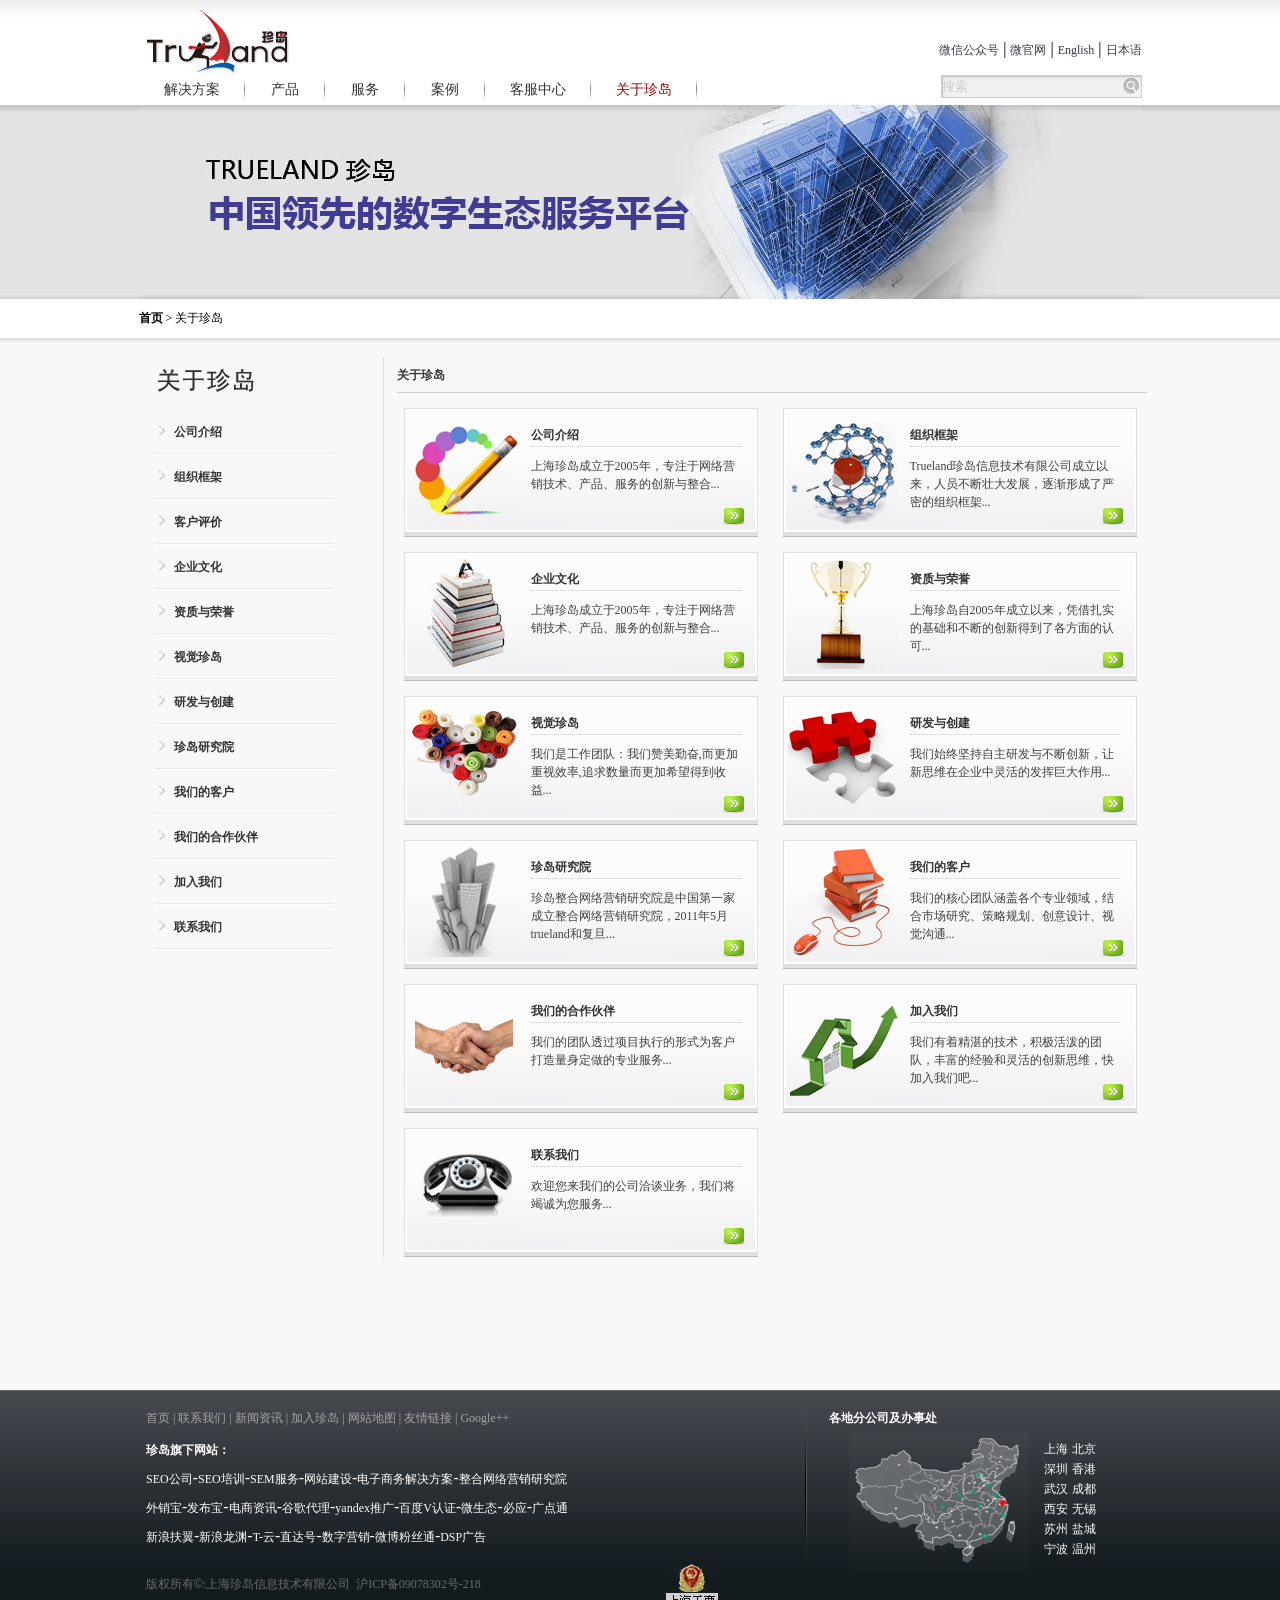
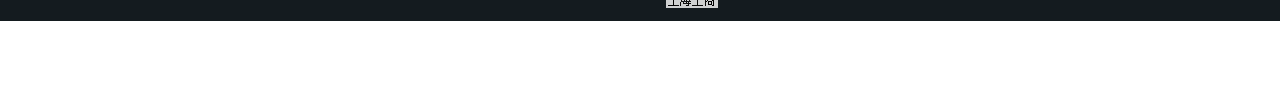
<file: web/web02/aboutus.html>
<!DOCTYPE html PUBLIC "-//W3C//DTD XHTML 1.0 Transitional//EN" "http://www.w3.org/TR/xhtml1/DTD/xhtml1-transitional.dtd">
<html xmlns="http://www.w3.org/1999/xhtml">
<head>
<meta http-equiv="Content-Type" content="text/html; charset=utf-8" />
<link type="text/css" rel="stylesheet" href="css/aboutus.css" />
<link type="text/css" rel="stylesheet" href="css/common.css" />
<title>上海珍岛信息技术有限公司-中国领先的数字生态服务平台</title>
</head>

<body>
<!--header-->
<div class="head">
    <div class="header wrap clearfix">
        <div class="header-logo">
            <h1><a href="#" title="上海珍岛信息技术有限公司">上海珍岛信息技术有限公司</a></h1>
        </div>
        <div class="header-r">
            <a href="#">微信公众号</a> |
            <a href="#">微官网</a> |
            <a href="#">English</a> |
            <a href="#">日本语</a>
        </div>
    </div>
</div>
<!--nav-->
<div class="nav wrap clearfix">
	<ul class="clearfix">
    	<li><a href="#" class="long">解决方案</a></li>
        <li><a href="#">产品</a></li>
        <li><a href="#">服务</a></li>
        <li><a href="#">案例</a></li>
        <li><a href="#" class="long">客服中心</a></li>
        <li><a href="#" class="long current">关于珍岛</a></li>
    </ul>
    <div class="search clearfix">
    	<input type="text" value="搜索" class="txt" />
        <input type="button" class="btn" />
    </div>
</div>
<!--banner-->
<div class="about-banners">
	<div class="about-banner wrap clearfix">
    	<img src="picture/aboutus.jpg" />
    </div>	
</div>
<!--notes-->
<div class="notes">
	<div class="note wrap clearfix">
    	<span class="about-list"><a href="#"><strong>首页</strong></a>&nbsp;&gt;&nbsp;关于珍岛</span>
    </div>
</div>
<!--main-->
<div class="about-main">
    <div class="about-navmain wrap clearfix">
    	<div class="left">
        	<h1><img src="images/wf_46.jpg" /></h1>
            <ul>
            	<li><a href="introdaction.html" target="_blank">公司介绍</a></li>
                <li><a href="#">组织框架</a></li>
                <li><a href="#">客户评价</a></li>
                <li><a href="#">企业文化</a></li>
                <li><a href="#">资质与荣誉</a></li>
                <li><a href="#">视觉珍岛</a></li>
                <li><a href="#">研发与创建</a></li>
                <li><a href="#">珍岛研究院</a></li>
                <li><a href="#">我们的客户</a></li>
                <li><a href="#">我们的合作伙伴</a></li>
                <li><a href="#">加入我们</a></li>
                <li><a href="#">联系我们</a></li>
            </ul>
        </div>
        <div class="right clearfix">
        	<h3>关于珍岛</h3>
            
                <ul class="left-ul">
                    <li><p class="clearfix"><img src="picture/about1.jpg" /><span class="r"><a href="#"><span class="tit">公司介绍</span></a><span class="retail">上海珍岛成立于2005年，专注于网络营销技术、产品、服务的创新与整合...</span></span></p></li>
                    <li><p class="clearfix"><img src="picture/about3.jpg" /><span class="r"><a href="#"><span class="tit">企业文化</span></a><span class="retail">上海珍岛成立于2005年，专注于网络营销技术、产品、服务的创新与整合...</span></span></p></li>
                    <li><p class="clearfix"><img src="picture/about5.jpg" /><span class="r"><a href="#"><span class="tit">视觉珍岛</span></a><span class="retail">我们是工作团队：我们赞美勤奋,而更加重视效率,追求数量而更加希望得到收益...</span></span></p></li>
                    <li><p class="clearfix"><img src="picture/about7.jpg" /><span class="r"><a href="#"><span class="tit">珍岛研究院</span></a><span class="retail">珍岛整合网络营销研究院是中国第一家成立整合网络营销研究院，2011年5月trueland和复旦...</span></span></p></li>
                    <li><p class="clearfix"><img src="picture/about9.jpg" /><span class="r"><a href="#"><span class="tit">我们的合作伙伴</span></a><span class="retail">我们的团队透过项目执行的形式为客户打造量身定做的专业服务...</span></span></p></li>
                    <li><p class="clearfix"><img src="picture/about11.jpg" /><span class="r"><a href="#"><span class="tit">联系我们</span></a><span class="retail">欢迎您来我们的公司洽谈业务，我们将竭诚为您服务...</span></span></p></li>
                </ul>
                
                <ul class="right-ul">
                    <li><p class="clearfix"><img src="picture/about2.jpg" /><span class="r"><a href="#"><span class="tit">组织框架</span></a><span class="retail">Trueland珍岛信息技术有限公司成立以来，人员不断壮大发展，逐渐形成了严密的组织框架...</span></span></p></li>
                    <li><p class="clearfix"><img src="picture/about4.jpg" /><span class="r"><a href="#"><span class="tit">资质与荣誉</span></a><span class="retail">上海珍岛自2005年成立以来，凭借扎实的基础和不断的创新得到了各方面的认可...</span></span></p></li>
                    <li><p class="clearfix"><img src="picture/about6.jpg" /><span class="r"><a href="#"><span class="tit">研发与创建</span></a><span class="retail">我们始终坚持自主研发与不断创新，让新思维在企业中灵活的发挥巨大作用...</span></span></p></li>
                    <li><p class="clearfix"><img src="picture/about8.jpg" /><span class="r"><a href="#"><span class="tit">我们的客户</span></a><span class="retail">我们的核心团队涵盖各个专业领域，结合市场研究、策略规划、创意设计、视觉沟通...</span></span></p></li>
                    <li><p class="clearfix"><img src="picture/about10.jpg" /><span class="r"><a href="#"><span class="tit">加入我们</span></a><span class="retail">我们有着精湛的技术，积极活泼的团队，丰富的经验和灵活的创新思维，快加入我们吧...</span></span></p></li>
                </ul>
           
        	
        </div>
    </div>
</div>
<!--foot-->
<div class="foot">
    <div class="footer wrap clearfix">
      <div class="footer-l">
            <div class="foo-nav">
                <a href="#">首页</a> | <a href="#">联系我们</a> | <a href="#">新闻资讯</a> | <a href="#">加入珍岛</a> | <a href="#">网站地图</a> | <a href="#">友情链接</a> | <a href="#">Google++</a>
        </div>
             <div class="foo-web">
                    <p class="str"><strong>珍岛旗下网站：</strong></p>
                    <p class="com">
                        <a href="#">SEO公司</a>-<a href="#">SEO培训</a>-<a href="#">SEM服务</a>-<a href="#">网站建设</a>-<a href="#">电子商务解决方案</a>-<a href="#">整合网络营销研究院</a>
                    </p>
                    <p class="com">
                        <a href="#">外销宝</a>-<a href="#">发布宝</a>-<a href="#">电商资讯</a>-<a href="#">谷歌代理</a>-<a href="#">yandex推广</a>-<a href="#">百度V认证</a>-<a href="#">微生态</a>-<a href="#">必应</a>-<a href="#">广点通</a>
                    </p>
                    
                    <p class="com">
                        <a href="#">新浪扶翼</a>-<a href="#">新浪龙渊</a>-<a href="#">T-云</a>-<a href="#">直达号</a>-<a href="#">数字营销</a>-<a href="#">微博粉丝通</a>-<a href="#">DSP广告</a>
                    </p>
                    
                    <p class="copy">版权所有<span class="co">&copy;</span>:<a href="#">上海珍岛信息技术有限公司</a><span>&nbsp;</span> 沪ICP备09078302号-218<img src="picture/icon.gif" /></p>
                    
             </div>
        </div>
        <div class="footer-r">
            <p><strong>各地分公司及办事处</strong></p>
            <div class="map">
                <img src="picture/footer_map.jpg" />
                <ul class="add">
                <li><a href="#">上海</a> <a href="#">北京</a></li>
                <li><a href="#">深圳</a> <a href="#">香港</a></li>
                <li><a href="#">武汉</a> <a href="#">成都</a></li>
                <li><a href="#">西安</a> <a href="#">无锡</a></li>
                <li><a href="#">苏州</a> <a href="#">盐城</a></li>
                <li><a href="#">宁波</a> <a href="#">温州</a></li>
            </ul>
            </div>
            
        </div>
    </div>
</div>

</body>
</html>
</file>
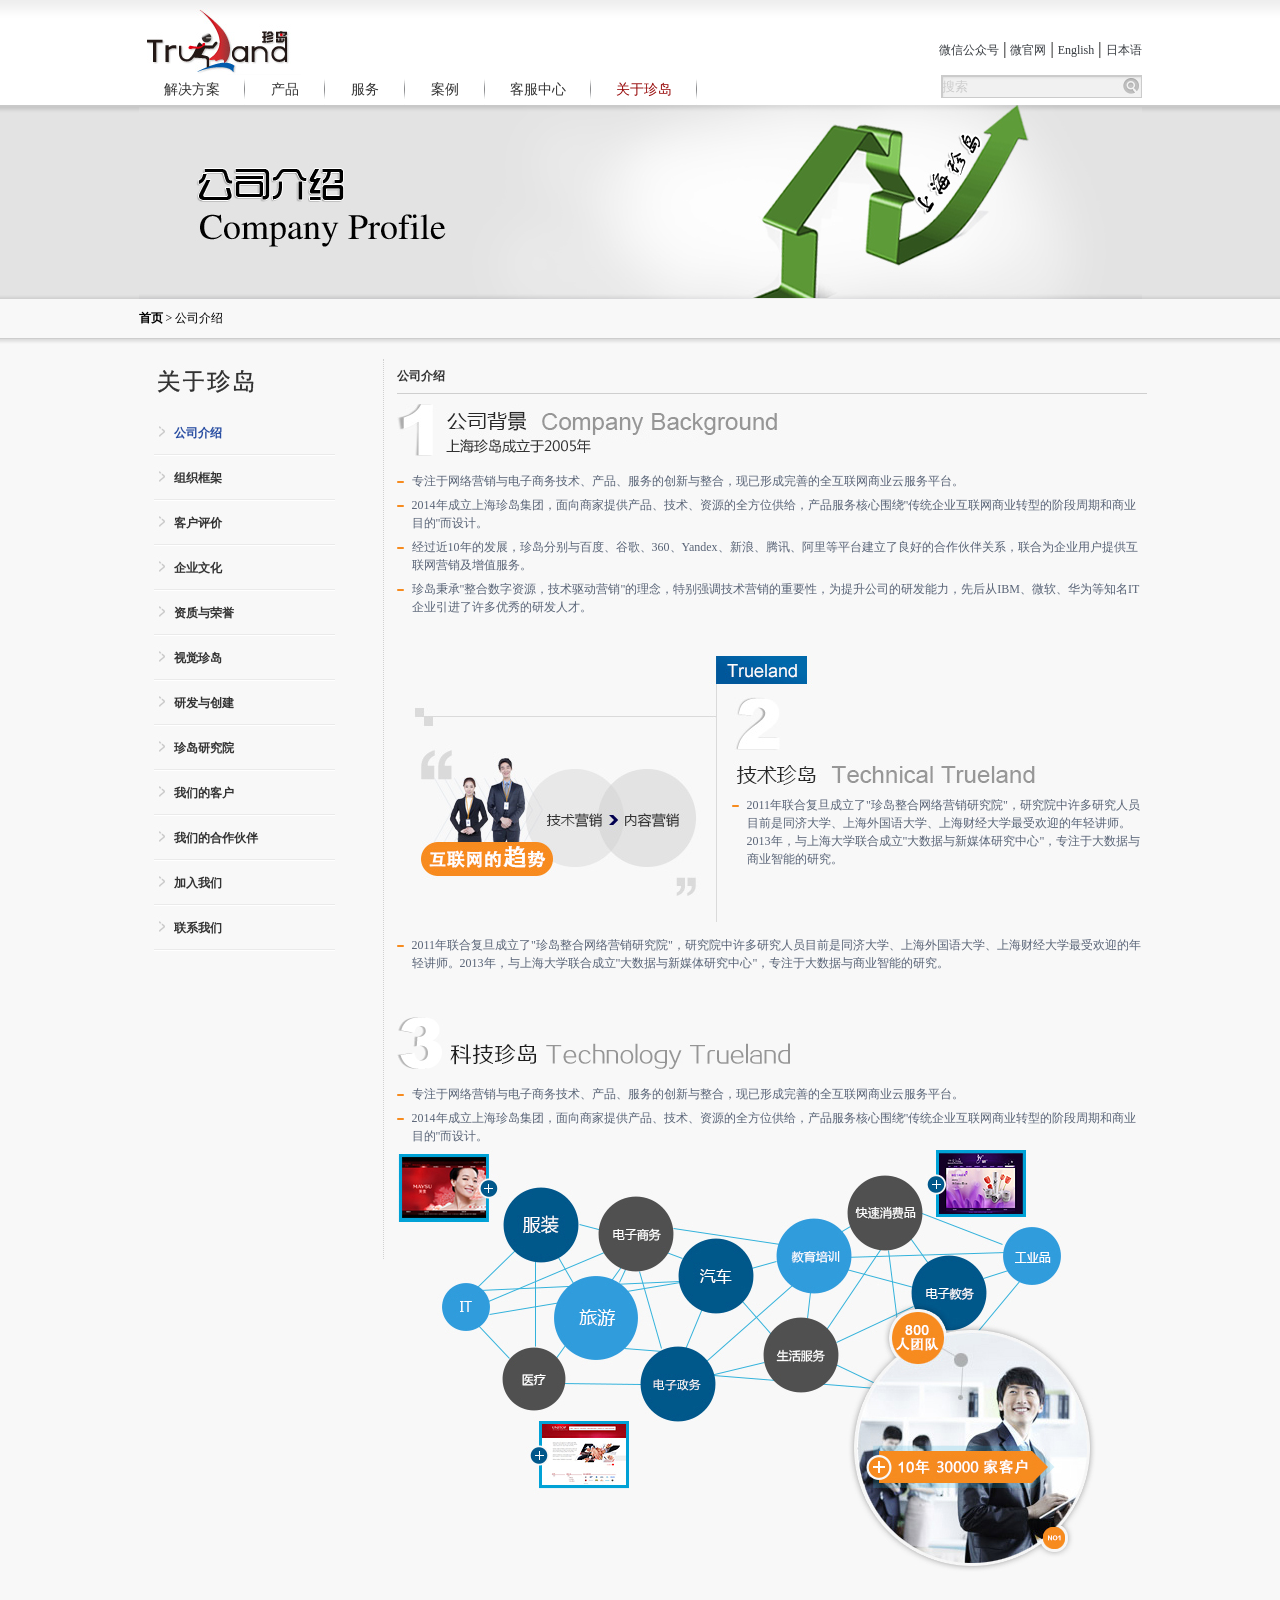
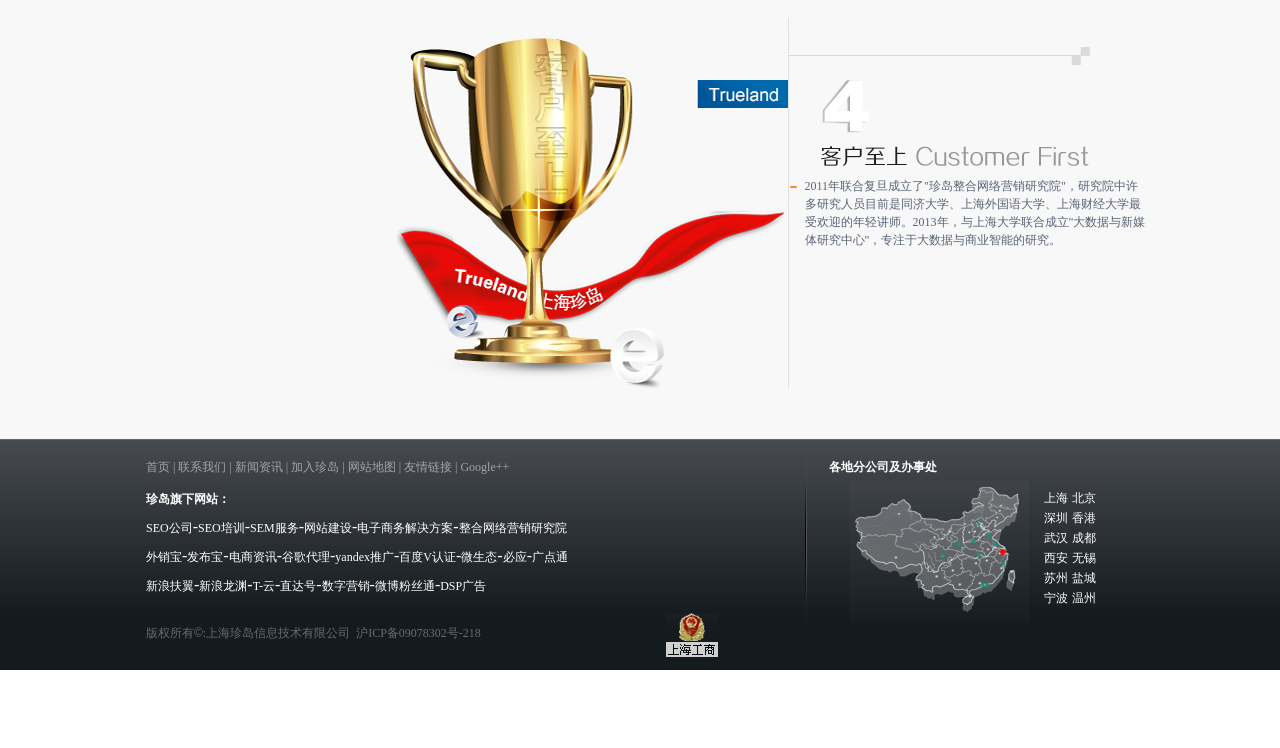
<file: web/web02/introdaction.html>
<!DOCTYPE html PUBLIC "-//W3C//DTD XHTML 1.0 Transitional//EN" "http://www.w3.org/TR/xhtml1/DTD/xhtml1-transitional.dtd">
<html xmlns="http://www.w3.org/1999/xhtml">
<head>
<meta http-equiv="Content-Type" content="text/html; charset=utf-8" />
<link type="text/css" rel="stylesheet" href="css/introdaction.css" />
<link type="text/css" rel="stylesheet" href="css/common.css" />
<title>上海珍岛信息技术有限公司-中国领先的数字生态服务平台</title>
</head>

<body>
<!--header-->
<div class="head">
    <div class="header wrap clearfix">
        <div class="header-logo">
            <h1><a href="#" title="上海珍岛信息技术有限公司">上海珍岛信息技术有限公司</a></h1>
        </div>
        <div class="header-r">
            <a href="#">微信公众号</a> |
            <a href="#">微官网</a> |
            <a href="#">English</a> |
            <a href="#">日本语</a>
        </div>
    </div>
</div>
<!--nav-->
<div class="nav wrap clearfix">
	<ul class="clearfix">
    	<li><a href="#" class="long">解决方案</a></li>
        <li><a href="#">产品</a></li>
        <li><a href="#">服务</a></li>
        <li><a href="#">案例</a></li>
        <li><a href="#" class="long">客服中心</a></li>
        <li><a href="#" class="long current">关于珍岛</a></li>
    </ul>
    <div class="search clearfix">
    	<input type="text" value="搜索" class="txt" />
        <input type="button" class="btn" />
    </div>
</div>
<!--banner-->
<div class="about-banners">
	<div class="about-banner wrap clearfix">
    	<img src="picture/company_introduction.jpg" />
    </div>	
</div>
<!--notes-->
<div class="notes">
	<div class="note wrap clearfix">
    	<span class="about-list"><a href="#"><strong>首页</strong></a>&nbsp;&gt;&nbsp;公司介绍</span>
    </div>
</div>
<!--main-->
<div class="about-main">
    <div class="about-navmain wrap clearfix">
    	<div class="left">
        	<h1><img src="images/wf_46.jpg" /></h1>
            <ul>
            	<li class="current"><a href="#">公司介绍</a></li>
                <li><a href="#">组织框架</a></li>
                <li><a href="#">客户评价</a></li>
                <li><a href="#">企业文化</a></li>
                <li><a href="#">资质与荣誉</a></li>
                <li><a href="#">视觉珍岛</a></li>
                <li><a href="#">研发与创建</a></li>
                <li><a href="#">珍岛研究院</a></li>
                <li><a href="#">我们的客户</a></li>
                <li><a href="#">我们的合作伙伴</a></li>
                <li><a href="#">加入我们</a></li>
                <li><a href="#">联系我们</a></li>
            </ul>
        </div>
        <div class="right clearfix">
        	<h3>公司介绍</h3>
            <ul class="one">
            	<li>专注于网络营销与电子商务技术、产品、服务的创新与整合，现已形成完善的全互联网商业云服务平台。</li>
                <li>2014年成立上海珍岛集团，面向商家提供产品、技术、资源的全方位供给，产品服务核心围绕"传统企业互联网商业转型的阶段周期和商业目的"而设计。</li>
                <li>经过近10年的发展，珍岛分别与百度、谷歌、360、Yandex、新浪、腾讯、阿里等平台建立了良好的合作伙伴关系，联合为企业用户提供互联网营销及增值服务。</li>
                <li>珍岛秉承"整合数字资源，技术驱动营销"的理念，特别强调技术营销的重要性，为提升公司的研发能力，先后从IBM、微软、华为等知名IT企业引进了许多优秀的研发人才。</li>
            </ul>
            
            <ul class="two clearfix">
            	<li class="imgs"><img src="images/y-aboutus2-1.jpg" /></li>
            	<li class="text">2011年联合复旦成立了"珍岛整合网络营销研究院"，研究院中许多研究人员目前是同济大学、上海外国语大学、上海财经大学最受欢迎的年轻讲师。2013年，与上海大学联合成立"大数据与新媒体研究中心"，专注于大数据与商业智能的研究。</li>
                
            </ul>
            <p>2011年联合复旦成立了"珍岛整合网络营销研究院"，研究院中许多研究人员目前是同济大学、上海外国语大学、上海财经大学最受欢迎的年轻讲师。2013年，与上海大学联合成立"大数据与新媒体研究中心"，专注于大数据与商业智能的研究。</p>
            
            <ul class="three">
            	<li class="text">专注于网络营销与电子商务技术、产品、服务的创新与整合，现已形成完善的全互联网商业云服务平台。</li>
                <li class="text">2014年成立上海珍岛集团，面向商家提供产品、技术、资源的全方位供给，产品服务核心围绕"传统企业互联网商业转型的阶段周期和商业目的"而设计。</li>
               <li class="imgs"><img src="images/y-aboutus3-3.jpg" /></li>
            </ul>
            
            <ul class="four clearfix">
            	<li class="imgs"><img src="images/y-aboutus4-1.jpg" /></li>
            	<li class="text">2011年联合复旦成立了"珍岛整合网络营销研究院"，研究院中许多研究人员目前是同济大学、上海外国语大学、上海财经大学最受欢迎的年轻讲师。2013年，与上海大学联合成立"大数据与新媒体研究中心"，专注于大数据与商业智能的研究。</li>
                
            </ul>
                
        	
        </div>
    </div>
</div>
<!--foot-->
<div class="foot">
    <div class="footer wrap clearfix">
      <div class="footer-l">
            <div class="foo-nav">
                <a href="#">首页</a> | <a href="#">联系我们</a> | <a href="#">新闻资讯</a> | <a href="#">加入珍岛</a> | <a href="#">网站地图</a> | <a href="#">友情链接</a> | <a href="#">Google++</a>
        </div>
             <div class="foo-web">
                    <p class="str"><strong>珍岛旗下网站：</strong></p>
                    <p class="com">
                        <a href="#">SEO公司</a>-<a href="#">SEO培训</a>-<a href="#">SEM服务</a>-<a href="#">网站建设</a>-<a href="#">电子商务解决方案</a>-<a href="#">整合网络营销研究院</a>
                    </p>
                    <p class="com">
                        <a href="#">外销宝</a>-<a href="#">发布宝</a>-<a href="#">电商资讯</a>-<a href="#">谷歌代理</a>-<a href="#">yandex推广</a>-<a href="#">百度V认证</a>-<a href="#">微生态</a>-<a href="#">必应</a>-<a href="#">广点通</a>
                    </p>
                    
                    <p class="com">
                        <a href="#">新浪扶翼</a>-<a href="#">新浪龙渊</a>-<a href="#">T-云</a>-<a href="#">直达号</a>-<a href="#">数字营销</a>-<a href="#">微博粉丝通</a>-<a href="#">DSP广告</a>
                    </p>
                    
                    <p class="copy">版权所有<span class="co">&copy;</span>:<a href="#">上海珍岛信息技术有限公司</a><span>&nbsp;</span> 沪ICP备09078302号-218<img src="picture/icon.gif" /></p>
                    
             </div>
        </div>
        <div class="footer-r">
            <p><strong>各地分公司及办事处</strong></p>
            <div class="map">
                <img src="picture/footer_map.jpg" />
                <ul class="add">
                <li><a href="#">上海</a> <a href="#">北京</a></li>
                <li><a href="#">深圳</a> <a href="#">香港</a></li>
                <li><a href="#">武汉</a> <a href="#">成都</a></li>
                <li><a href="#">西安</a> <a href="#">无锡</a></li>
                <li><a href="#">苏州</a> <a href="#">盐城</a></li>
                <li><a href="#">宁波</a> <a href="#">温州</a></li>
            </ul>
            </div>
            
        </div>
    </div>
</div>

</body>
</html>
</file>
<file: css/common.css>
body,div,dl,dt,dd,ul,ol,li,h1,h2,h3,h4,h5,h6,form,input,p,th,td,header,nav{margin:0;padding:0;}html{height:100%;width:100%;}body{height:100%;width:100%;font-size:14px;font-family:"微软雅黑";color:#666;overflow:hidden;position:relative;}img,span{border:none;display:block;}ol,ul{list-style:none;}h1,h2,h3,h4,h5,h6{font-size:100%;}em,i{font-style:normal;display:block;}input,button,select,textarea{outline:none;}textarea{resize:none;}a{color:#666;text-decoration:none;}a:hover{color:#d30830;text-decoration:none;}.clearfix:after{content:"";height:0;display:block;visibility:hidden;clear:both;}.clearfix{*zoom:1;}#wrapper{width:100%;height:100%;min-width:1200px;min-height:600px;-webkit-transition:all 1s;-moz-transition:all 1s;-ms-transition:all 1s;-o-transition:all 1s;transition:all 1s;}.page{width:100%;height:100%;position:relative;}.go0{-webkit-transform:translate3d(0,0,0);-moz-transform:translate3d(0,0,0);-ms-transform:translate3d(0,0,0);-o-transform:translate3d(0,0,0);transform:translate3d(0,0,0);}.go1{-webkit-transform:translate3d(0,-100%,0);-moz-transform:translate3d(0,-100%,0);-ms-transform:translate3d(0,-100%,0);-o-transform:translate3d(0,-100%,0);transform:translate3d(0,-100%,0);}.go2{-webkit-transform:translate3d(0,-200%,0);-moz-transform:translate3d(0,-200%,0);-ms-transform:translate3d(0,-200%,0);-o-transform:translate3d(0,-200%,0);transform:translate3d(0,-200%,0);}.go3{-webkit-transform:translate3d(0,-300%,0);-moz-transform:translate3d(0,-300%,0);-ms-transform:translate3d(0,-300%,0);-o-transform:translate3d(0,-300%,0);transform:translate3d(0,-300%,0);}.go4{-webkit-transform:translate3d(0,-400%,0);-moz-transform:translate3d(0,-400%,0);-ms-transform:translate3d(0,-400%,0);-o-transform:translate3d(0,-400%,0);transform:translate3d(0,-400%,0);}.two .wrapper,.three .wrapper,.four .wrapper,.five .wrapper{height:100%;width:1200px;margin:0 auto;position:relative;overflow:hidden;}
</file>
<file: css/index.css>
.top{height:70px;background:#101114;position:fixed;width:100%;top:0;left:0;z-index:999;opacity:0.9;border-bottom:1px solid #fff;box-sizing:border-box;overflow:hidden;}.top-l{padding-top:14px;position:absolute;top:0;left:5%;}.logo{float:left;padding-right:20px;display:block;}.top-r{position:absolute;top:0;right:5%;height:100%;width:700px;}.top-r .nav{width:100%;overflow:hidden;height:70px;}.top-r .nav a{display:inline-block;float:left;height:70px;line-height:70px;color:#fff;padding:0 40px;background-color:#101114;text-align:center;transition:all .3s;}.top-r .nav a.current{background:#d30830;}.one .banner{width:100%;height:100%;position:relative;background-color:#35cbd9;}.one .ring{position:absolute;top:50%;left:50%;margin:-235px 0 0 -250px;width:500px;height:500px;opacity:1;-webkit-transform-style:preserve-3d;-moz-transform-style:preserve-3d;transform-style:preserve-3d;}.one .ring{background:url(../images/s1_ring.png) no-repeat;background-size:100%;-webkit-animation:rz360 5s infinite linear;-moz-animation:rz360 5s infinite linear;animation:rz360 5s infinite linear;}.one.out .ring{animation:ringout 1s infinite linear;}@keyframes ringout{0%{transform:translate(0,0);}100%{transform:translate(-1200px,0);}}.one .banner-logo{position:absolute;bottom:183px;right:563px;-webkit-animation:move 1s linear infinite alternate;-moz-animation:move 1s linear infinite alternate;animation:move 1s linear infinite alternate;}@keyframes move{0%{-webkit-transform:scale(1);-moz-transform:scale(1);-ms-transform:scale(1);transform:scale(1);}100%{-webkit-transform:scale(1.1);-moz-transform:scale(1.1);-ms-transform:scale(1.1);transform:scale(1.1);}}.one .banner p{position:absolute;left:43%;top:78%;font-size:16px;color:#fff;}.one .light{position:absolute;right:-36px;top:202px;width:90px;height:100px;background:url(../images/s1_light.png) no-repeat;background-size:100%;}@keyframes rz360{0%{-webkit-transform:rotateZ(0);-moz-transform:rotateZ(0);-ms-transform:rotateZ(0);transform:rotateZ(0);}100%{-webkit-transform:rotateZ(-360deg);-moz-transform:rotateZ(-360deg);-ms-transform:rotateZ(-360deg);transform:rotateZ(-360deg)};}.two{background:url(../images/two-bg02.jpg);transition:all 1s;}.two .wrapper ul{height:100%;}.two .wrapper ul li{width:25%;float:left;text-align:center;color:#fff;height:600px;position:relative;-webkit-transition:all 1s;-moz-transition:all 1s;-ms-transition:all 1s;-o-transition:all 1s;transition:all 1s;margin-top:70px;}.two li .bg{position:absolute;left:0;right:0;bottom:0;background:#d30830;height:0;opacity:0.6;-webkit-transition:all 0.5s;-moz-transition:all 0.5s;-ms-transition:all 0.5s;-o-transition:all 0.5s;transition:all 0.5s;}.two li:hover .bg{height:100%;}.two li .wrap{position:absolute;left:30px;right:30px;top:125px;}.two li .ico{width:109px;height:109px;border-radius:109px;margin:0 auto;background-position:center top;background-repeat:no-repeat;overflow:hidden;}.two li.li01 .ico{background:url(../images/img5.png);}.two li.li02 .ico{background:url(../images/img6.png);}.two li.li03 .ico{background:url(../images/img7.png);}.two li.li04 .ico{background:url(../images/img8.png);}.two li.current .ico{background-position:center bottom;}.two li .img{position:absolute;left:0;right:0;bottom:-200px;-webkit-transition:all 0.3s;-moz-transition:all 0.3s;-ms-transition:all 0.3s;-o-transition:all 0.3s;transition:all 0.3s;-webkit-transition-delay:400ms;-moz-transition-delay:400ms;-ms-transition-delay:400ms;-o-transition-delay:400ms;transition-delay:400ms;opacity:0;}.two li.current .img{bottom:0;opacity:1;}.two.out li{opacity:0;}.two.out li.li01{-webkit-transform:translate3d(-600px,0,0);-moz-transform:translate3d(-600px,0,0);-ms-transform:translate3d(-600px,0,0);-o-transform:translate3d(-600px,0,0);transform:translate3d(-600px,0,0);}.two.out li.li02{-webkit-transform:translate3d(-300px,0,0);-moz-transform:translate3d(-300px,0,0);-ms-transform:translate3d(-300px,0,0);-o-transform:translate3d(-300px,0,0);transform:translate3d(-300px,0,0);}.two.out li.li03{-webkit-transform:translate3d(300px,0,0);-moz-transform:translate3d(300px,0,0);-ms-transform:translate3d(300px,0,0);-o-transform:translate3d(300px,0,0);transform:translate3d(300px,0,0);}.two.out li.li04{-webkit-transform:translate3d(600px,0,0);-moz-transform:translate3d(600px,0,0);-ms-transform:translate3d(600px,0,0);-o-transform:translate3d(600px,0,0);transform:translate3d(600px,0,0);}.two .wrapper ul li{-webkit-transform:translate3d(0,0,0);-moz-transform:translate3d(0,0,0);-ms-transform:translate3d(0,0,0);-o-transform:translate3d(0,0,0);transform:translate3d(0,0,0);opacity:1;}.two li h3{margin-top:20px;font-size:18px;font-weight:normal;}.two li dl{margin-top:18px;}.two li dd{display:inline-block;}.two li dd span{width:1px;height:15px;background-color:#fff;display:inline-block;margin:0 15px;}.two li p{margin-top:30px;line-height:24px;}.three{background-image:url(../images/foot-bg1.jpg);background-repeat:no-repeat;background-position:50% 0;background-size:cover;overflow:hidden;margin:0 auto;position:relative;}.ulwrap{position:absolute;top:40%;width:120px;height:150px;z-index:77777;}.ulwrap li{width:120px;height:50px;left:-74px;cursor:pointer;border-radius:0 4px 4px 0;position:absolute;}.ulwrap li.current{left:0;background:#d30830 url(../images/iconfont-app.png) no-repeat 80px;}.ulwrap li.current a{color:#fff;}.ulwrap li a{text-align:left;line-height:50px;margin-left:8px;color:#fff;}.ulwrap li:nth-of-type(1){top:0;background:#d30830 url(../images/iconfont-phone.png) no-repeat 80px;}.ulwrap li:nth-of-type(2){top:56px;background:#d30830 url(../images/iconfont-app.png) no-repeat 80px;}.ulwrap li:nth-of-type(3){top:112px;background:#d30830 url(../images/iconfont-haibao.png) no-repeat 80px;}.three .wordshow{width:100%;height:100%;position:relative;}.three .wordshow li.dada.current{display:block;}.three .app_therm{height:100%;display:none;}.therm{height:100%;width:1100px;margin:0 auto;padding-top:70px;}.therm .conter_{width:360px;height:100%;display:inline-block;margin-top:40px;float:left;}.container{width:210px;height:443px;}.conter_int{width:213px;height:400px;border-radius:20px;margin:50px 90px;overflow:hidden;position:relative;transition:all 1s;cursor:pointer;transition:all 1s;border:1px solid #fff;}.three.out .conter_int{transform:translate(-1200px,0);}.conter_int ul{width:9999px;position:absolute;top:0;left:0px;}.conter_int li{width:191px;height:335px;margin:36px 11px;background-repeat:no-repeat;background-size:cover;background-position:50% 0;float:left;overflow:hidden;transition:all 1s;cursor:pointer;padding:52px 9px;box-sizing:border-box;}.therm .right{width:740px;box-sizing:border-box;}.therm .right .icon01{width:100%;height:100%;box-sizing:border-box;padding-top:80px;transition:all 1s;}.therm .right .icon01 li{float:left;margin-right:34px;margin-bottom:20px;opacity:0.4;transition:all 0.8s;cursor:pointer;}.three.out .right .icon01 li{transform:translate(1200px,0) rotate(360deg);}.therm .right .icon01 li:hover{opacity:1;transform:scale(1.4);}.three .app{width:100%;height:100%;display:none;}.three .wrap_zhuti{width:1100px;height:100%;margin:70px auto;}.three .wrap_zhuti li{width:33.3333%;height:550px;float:left;box-sizing:border-box;margin:50px auto;transition:all 0.5s linear;}.three .appzhuti{width:256px;height:454px;margin:0 auto;background:#d30830;position:relative;overflow:hidden;border-radius:0 0 6px 6px;transition:all 1s linear;opacity:0.3;}.three .anniu:nth-of-type(1) .appzhuti{margin-right:30px;}.three .anniu:nth-of-type(3) .appzhuti{margin-left:30px;}.three .appzhuti:hover{box-shadow:0 5px 20px rgba(255,255,255,0.2);transform:translate3d(0,-4px,0) scale(1.1);opacity:1;}.three .appzhuti.current{opacity:1;}.three.out .appzhuti{transform:translate(0,1200px);}.three .anniu{margin:auto;text-align:center;position:relative;}.three .anniu h3{padding:10px 0 40px;font-size:16px;color:#fff;transition:all 1s;}.three .appzhuti a{width:20px;height:40px;text-align:center;line-height:40px;color:#fff;font-size:20px;background:#d30830;margin:0 auto;position:absolute;top:50%;left:0;margin-top:-20px;cursor:pointer;border-radius:0 3px 3px 0;opacity:0;transition:all 0.4s linear;}.three .appzhuti a.right{right:0;left:auto;border-radius:3px 0 0 3px;}.three .appzhuti:hover a{opacity:0.7;}.three .appzhuti a:hover{opacity:1;}.three .appzhuti ul{width:99999px;height:425px;position:absolute;left:0;top:0;cursor:pointer;}.three .appzhuti ul li{width:256px;height:425px;margin:0 auto;background-repeat:no-repeat;background-size:cover;background-position:50% 0;float:left;}.three .pc_banner{display:none;transition:all 1s;}.pc_banner{position:relative;height:100%;}#youku{width:1010px;height:340px;position:absolute;top:30%;left:50%;margin-left:-505px;background:url(../images/banner-show.png) no-repeat center bottom;}#youku #images ul{list-style:none;}#youku #images ul li{position:absolute;box-sizing:border-box;box-shadow:0 0 4px 5px #ccc inset;}#youku #images ul li img{width:100%;height:100%;}#youku #images ul li.no0{z-index:1;width:248px;height:131px;top:100px;left:-62px;opacity:0;filter:alpha(opacity = 0);}#youku #images ul li.no1{z-index:2;width:493px;height:224px;top:44px;left:53px;}#youku #images ul li.no2{z-index:3;width:638px;height:270px;top:21px;left:186px;}#youku #images ul li.no3{z-index:2;width:493px;height:224px;top:44px;left:459px;}#youku #images ul li.no4{z-index:1;width:248px;height:131px;top:100px;left:793px;opacity:0;filter:alpha(opacity = 0);}#youku #anniu a{display:block;position:absolute;cursor:pointer;color:#fff;font-size:50px;font-weight:normal;font-family:"宋体";}#youku #anniu .leftbut{width:24px;height:36px;left:66px;top:132px;z-index:4;}#youku #anniu .rightbut{width:24px;height:36px;right:66px;top:132px;z-index:4;}#youku #images ul .denghou{display:none;}.zhezhao{position:absolute;top:0;left:0;width:100%;height:100%;background:black;z-index:9;}.no2 .zhezhao{opacity:0;filter:alpha(opacity = 0);}.no1 .zhezhao,.no3 .zhezhao{opacity:0.6;filter:alpha(opacity = 60);}#xiaoyuandian{position:absolute;bottom:-40px;left:50%;margin-left:-100px;z-index:10;}#xiaoyuandian ul{height:10px;width:200px;float:right;list-style:none;}#xiaoyuandian ul li{float:left;width:10px;height:10px;border-radius:50%;background:#fff;cursor:pointer;margin:0 5px;}#xiaoyuandian ul li.cur{background-position:-10px -124px;background:#d30830;}.four{overflow:hidden;margin:0 auto;background:#181818;}.four .tit{height:49px;position:absolute;top:0;left:50%;transform:translate(-50%,100px) rotate(0deg);border:1px solid #fff;border-radius:4px;overflow:hidden;transition:all 1s;}.four.out .tit{transform:translate(-2000px,100px) rotate(360deg);}.four .tit li{float:left;}.four .tit li a{background-color:#000;color:#fff;display:block;padding:15px 25px;}.four .tit li.current a{background-color:#d30830;}.four .webshow{width:100%;height:100%;position:absolute;top:160px;left:0;transform:translate(0,0);transition:all 1s;transition-delay:0.5s;}.four.out .webshow{transform:translate(-2000px,0) scale(2);}.four .webshow>li{width:934px;height:100%;margin:0 auto;position:absolute;top:0;left:50%;margin-left:-467px;display:none;transition:all 1s;}.four .webshow>li.current{display:block;}.four .webshow .web01 ul{padding:22px 0 0 14px;height:auto;}.four .web01-ul li{float:left;margin-right:23px;border:1px solid #fff;box-sizing:border-box;padding:20px 8px 15px;border-radius:10px;transition:all 1s;transform:scale(1);opacity:0.2;}.four .web01-ul li:hover{transform:scale(1.1);opacity:1;}.four .web01-ul li:nth-of-type(3){margin-right:0;}.web02 .case li{float:left;display:inline;margin-right:14px;width:302px;height:225px;background:url(../images/bg_case_f.png) center bottom no-repeat;position:relative;transition:all 1s;}.case li.last{float:right;margin-right:0px;}.case li .case_w{display:block;width:262px;height:145px;padding:20px;background:url(../images/bg_case.png) no-repeat;position:absolute;bottom:14px;left:0px;transition:all 0.5s;}.case li:hover .case_w{bottom:30px;}.case li:hover .case_w .fire{display:block;}.case li:hover .case_w .x{display:inline;}.case li .case_w .fire{background:#000;opacity:0.5;filter:alpha(opacity=50);position:absolute;top:20px;left:20px;width:262px;height:148px;z-index:2;display:none;transition:all 1s;}.case li .case_w  .x{width:61px;height:61px;top:60px;position:absolute;z-index:3;display:none;transition:all 1s;}.case li .case_w  .x{background:url(../images/zoom-icon.png);left:50%;margin-left:-30px;}.case li .case_w  p{position:absolute;bottom:18px;background:rgba(0,0,0,0.8);left:20px;width:262px;height:32px;color:#fff;font-size:14px;text-align:center;display:none;transition:all 1s;line-height:32px;}.case li:hover .case_w  p{display:block;}.four .webshow .web03{}.web03 .response{width:100%;height:100%;padding-left:20px;position:relative;}.web03 .response .imgwrap{width:284px;height:364px;overflow:hidden;}.web03 .response li{width:282px;height:363px;margin-right:20px;margin-top:20px;position:absolute;top:0;left:0;border:1px solid #fff;overflow:hidden;border-radius:10px;padding:20px 8px 15px 8px;transition:all 0.5s;opacity:0.4;}.web03 .response li:hover{transform:translate(0,-5px) scale(1.1);opacity:1;}.web03 .response li img{margin-bottom:15px;}.web03 .response li:nth-of-type(1){}.web03 .response li:nth-of-type(2){left:320px;}.web03 .response li:nth-of-type(3){left:640px;}.four .roll{position:absolute;top:50%;left:50%;margin-left:-500px;margin-top:40px;width:1000px;height:100px;background:url(../images/s3_roll.png) no-repeat;-moz-background-size:100%;-o-background-size:100%;-webkit-background-size:100%;background-size:100%;}.four .roll .path{width:1000px;height:1000px;border-radius:100%;position:absolute;left:50%;top:50%;margin-left:-500px;margin-top:-510px;-moz-transform:rotateX(85deg);-ms-transform:rotateX(85deg);-webkit-transform:rotateX(85deg);transform:rotateX(85deg);-moz-transform-style:preserve-3d;-webkit-transform-style:preserve-3d;transform-style:preserve-3d;}.four .roll .spot{position:absolute;left:-75px;top:500px;width:150px;height:40px;background:url(../images/s3_spot.png) no-repeat;-moz-background-size:100%;-o-background-size:100%;-webkit-background-size:100%;background-size:100%;-moz-transform:rotateY(-85deg) rotateZ(90deg) translateY(-3px);-ms-transform:rotateY(-85deg) rotateZ(90deg) translateY(-3px);-webkit-transform:rotateY(-85deg) rotateZ(90deg) translateY(-3px);transform:rotateY(-85deg) rotateZ(90deg) translateY(-3px);-moz-transform-style:preserve-3d;-webkit-transform-style:preserve-3d;transform-style:preserve-3d;}.four .web03.playing .path{-moz-animation:roll_spot 2s infinite linear;-webkit-animation:roll_spot 2s infinite linear;animation:roll_spot 2s infinite linear;}@-moz-keyframes roll_spot{0%{-moz-transform:rotateX(85deg) rotateZ(0);transform:rotateX(85deg) rotateZ(0);}100%{-moz-transform:rotateX(85deg) rotateZ(-180deg);transform:rotateX(85deg) rotateZ(-180deg)};}@-webkit-keyframes roll_spot{0%{-webkit-transform:rotateX(85deg) rotateZ(0);transform:rotateX(85deg) rotateZ(0);}100%{-webkit-transform:rotateX(85deg) rotateZ(-180deg);transform:rotateX(85deg) rotateZ(-180deg)};}@keyframes roll_spot{0%{-moz-transform:rotateX(85deg) rotateZ(0);-ms-transform:rotateX(85deg) rotateZ(0);-webkit-transform:rotateX(85deg) rotateZ(0);transform:rotateX(85deg) rotateZ(0);}100%{-moz-transform:rotateX(85deg) rotateZ(-180deg);-ms-transform:rotateX(85deg) rotateZ(-180deg);-webkit-transform:rotateX(85deg) rotateZ(-180deg);transform:rotateX(85deg) rotateZ(-180deg)};}.five{background-image:url(../images/phone.jpg);background-repeat:no-repeat;background-size:cover;background-color:#000;overflow:hidden;margin:0 auto;background-position:right top;}.five .roll{position:absolute;bottom:30%;left:46%;width:0;height:0;filter:alpha(Opacity=0);opacity:0;-moz-transform-style:preserve-3d;-webkit-transform-style:preserve-3d;transform-style:preserve-3d;-moz-transform:perspective(200px) rotateX(180deg) translateZ(-120px);-ms-transform:perspective(200px) rotateX(180deg) translateZ(-120px);-webkit-transform:perspective(200px) rotateX(180deg) translateZ(-120px);transform:perspective(200px) rotateX(180deg) translateZ(-120px);transition:all 1s;}.five .roll li{position:absolute;-moz-border-radius:100%;-webkit-border-radius:100%;border-radius:100%;}.five .roll .r1{margin-left:-125px;margin-top:-125px;width:250px;height:250px;background-image:url(../images/s1_roll1.png);-moz-background-size:100%;-o-background-size:100%;-webkit-background-size:100%;background-size:100%;filter:alpha(Opacity=80);opacity:.8;-moz-animation:rz360_r1 20s infinite linear;-webkit-animation:rz360_r1 20s infinite linear;animation:rz360_r1 20s infinite linear;}.five .roll .r2{margin-left:-150px;margin-top:-150px;width:300px;height:300px;background-image:url(../images/s1_roll2.png);-moz-background-size:100%;-o-background-size:100%;-webkit-background-size:100%;background-size:100%;-moz-animation:rz360_r2 5s infinite linear;-webkit-animation:rz360_r2 5s infinite linear;animation:rz360_r2 5s infinite linear;}.five .roll .r3{border:2px solid #fff;margin-left:-100px;margin-top:-100px;width:200px;height:200px;filter:alpha(Opacity=50);opacity:.5;-moz-transform:translateZ(96px) rotateX(20deg);-ms-transform:translateZ(96px) rotateX(20deg);-webkit-transform:translateZ(96px) rotateX(20deg);transform:translateZ(96px) rotateX(20deg);}.five .roll .r4{border:1px solid #fff;margin-left:-130px;margin-top:-130px;width:260px;height:260px;filter:alpha(Opacity=20);opacity:.2;-moz-transform:translateZ(-30px);-ms-transform:translateZ(-30px);-webkit-transform:translateZ(-30px);transform:translateZ(-30px);}.five .playing .roll{-moz-transition:all .5s ease-in;-o-transition:all .5s ease-in;-webkit-transition:all .5s ease-in;transition:all .5s ease-in;filter:alpha(enabled=false);opacity:1;-moz-transform:perspective(200px) rotateX(239deg);-ms-transform:perspective(200px) rotateX(239deg);-webkit-transform:perspective(200px) rotateX(239deg);transform:perspective(200px) rotateX(239deg);}转圈自定义动画
@-moz-keyframes rz360_r1{0%{-moz-transform:translateZ(-30px) rotateZ(0);transform:translateZ(-30px) rotateZ(0);}100%{-moz-transform:translateZ(-30px) rotateZ(-360deg);transform:translateZ(-30px) rotateZ(-360deg)};}@-webkit-keyframes rz360_r1{0%{-webkit-transform:translateZ(-30px) rotateZ(0);transform:translateZ(-30px) rotateZ(0);}100%{-webkit-transform:translateZ(-30px) rotateZ(-360deg);transform:translateZ(-30px) rotateZ(-360deg)};}@keyframes rz360_r1{0%{-moz-transform:translateZ(-30px) rotateZ(0);-ms-transform:translateZ(-30px) rotateZ(0);-webkit-transform:translateZ(-30px) rotateZ(0);transform:translateZ(-30px) rotateZ(0);}100%{-moz-transform:translateZ(-30px) rotateZ(-360deg);-ms-transform:translateZ(-30px) rotateZ(-360deg);-webkit-transform:translateZ(-30px) rotateZ(-360deg);transform:translateZ(-30px) rotateZ(-360deg)};}@-moz-keyframes rz360_r2{0%{-moz-transform:translateZ(-60px) rotateZ(0);transform:translateZ(-60px) rotateZ(0);}100%{-moz-transform:translateZ(-60px) rotateZ(360deg);transform:translateZ(-60px) rotateZ(360deg)};}@-webkit-keyframes rz360_r2{0%{-webkit-transform:translateZ(-60px) rotateZ(0);transform:translateZ(-60px) rotateZ(0);}100%{-webkit-transform:translateZ(-60px) rotateZ(360deg);transform:translateZ(-60px) rotateZ(360deg)};}@keyframes rz360_r2{0%{-moz-transform:translateZ(-60px) rotateZ(0);-ms-transform:translateZ(-60px) rotateZ(0);-webkit-transform:translateZ(-60px) rotateZ(0);transform:translateZ(-60px) rotateZ(0);}100%{-moz-transform:translateZ(-60px) rotateZ(360deg);-ms-transform:translateZ(-60px) rotateZ(360deg);-webkit-transform:translateZ(-60px) rotateZ(360deg);transform:translateZ(-60px) rotateZ(360deg)};}.five .left,.five .right{position:absolute;border:1px solid #fff;width:350px;height:410px;left:0;top:120px;box-sizing:border-box;}.five .left{left:200px;transition:all 1s;}.five .right{left:650px;transition:all 1s;}.five.out .left{transform:translate(-1200px,0);}.five.out .right{transform:translate(1200px,0);}.five h4{font-size:26px;color:#fff;font-weight:normal;margin-top:35px;height:60px;margin-left:50px;animation:wordmove .5s infinite alternate;}@keyframes wordmove{0%{transform:translate(0,0px);}100%{transform:translate(0,10px);}}.five ul{margin-left:50px;margin-top:20px;}.five li{color:#fff;font-size:16px;height:40px;}.five.out .base-message{}.five.out .contact-me{}.five ul em{display:inline-block;width:40px;height:20px;}.five ul strong{display:inline-block;margin-left:10px;font-weight:normal;}#circle{position:fixed;right:50px;}#circle li{width:8px;height:8px;margin-bottom:28px;border-radius:50%;background-color:#fff;cursor:pointer;position:relative;background:rgba(255,255,255,0.5);transform:scale(.8);transition:all 0.5s;}#circle li:before{content:"";position:absolute;display:block;width:20px;height:20px;top:50%;left:50%;border-radius:50%;transition:all 0.5s;transform:translate(-50%,-50%);opacity:1;}#circle li.current:before{background-color:#fff;opacity:0.2;}#circle li.current{background:rgba(255,255,255,1);transform:scale(1);}#circle li:hover:before{background-color:#fff;opacity:0.2;}#circle li:hover{background:rgba(255,255,255,1);transform:scale(1);}
</file>
<file: web/mobile01/css/global.css>
﻿@charset "utf-8";html{-webkit-text-size-adjust:100%;-ms-text-size-adjust:100%;}input[type="submit"],input[type="reset"],input[type="button"],input{-webkit-appearance:none;resize:none;}body,div,ul,li,ol,h1,h2,h3,h4,h5,h6,input,textarea,select,p,dl,dt,dd,a,img,button,form,table,th,tr,td,tbody,article,aside,details,figcaption,figure,footer,header,hgroup,menu,nav,section{-webkit-tap-highlight-color:rgba(0,0,0,0);}article,aside,details,figcaption,figure,footer,header,hgroup,menu,nav,section{display:block;}img{max-width:100%;height:auto;width:auto\9;-ms-interpolation-mode:bicubic;}body,div,ul,li,ol,h1,h2,h3,h4,h5,h6,input,textarea,select,p,dl,dt,dd,a,img,button,form,table,th,tr,td,tbody,article,aside,details,figcaption,figure,footer,header,hgroup,menu,nav,section{margin:0;padding:0;border:none;}body{font-family:'宋体',Microsoft YaHei,Tahoma,Arial,sans-serif;color:#555;background-color:#F7F7F7;}em,i{font-style:normal;}strong{font-weight:normal;}.clearfix:after{content:"";display:block;visibility:hidden;height:0;clear:both;}.clearfix{zoom:1;}a{text-decoration:none;color:#969696;font-family:'宋体',Microsoft YaHei,Tahoma,Arial,sans-serif;}a:hover{color:#ff4901;text-decoration:none;}ul,ol{list-style:none;}h1,h2,h3,h4,h5,h6{font-size:100%;font-family:Microsoft YaHei;}img{border:none;}.wrap{min-width:320px;max-width:640px;}@media screen and (max-width:619px){html{font-size:15px;}}@media (min-width:620px) and (max-width:959px){html{font-size:25px;}}@media screen and (min-width:960px){html{font-size:30px;}}
</file>
<file: web/mobile01/css/index.css>
@font-face{font-family:'iconfont';src:url('../fonts/iconfont.eot');src:url('../fonts/iconfont.eot?#iefix') format('embedded-opentype'),url('../fonts/iconfont.woff') format('woff'),url('../fonts/iconfont.ttf') format('truetype'),url('../fonts/iconfont.svg#iconfont') format('svg');}.czbk{font-family:"iconfont" !important;font-size:12px;font-style:normal;-webkit-font-smoothing:antialiased;-webkit-text-stroke-width:0.2px;-moz-osx-font-smoothing:grayscale;}.wrap{max-width:100%;min-width:0;margin:0 auto;}.header{width:auto;height:3.6rem;background:#f4f4f4;text-align:center;line-height:3.2rem;color:#3e3e3e;position:relative;}.header h3{font-weight:normal;font-size:1.4rem;font-family:"宋体";;}.header a{width:3.8rem;height:3.8rem;background:url(../images/1.png) no-repeat;position:absolute;left:.8rem;top:15%;background-size:50% auto;}.header span{width:3.8rem;height:3.8rem;background:url(../images/2.png) no-repeat;float:right;position:absolute;right:0;top:15%;background-size:50% auto;}.focus{width:auto;height:auto;margin:0 auto;position:relative;overflow:hidden;}.focus .hd{width:100%;height:3px;position:absolute;z-index:1;bottom:0;text-align:center;}.focus .hd ul{overflow:hidden;display:-moz-box;display:-webkit-box;display:box;height:3px;background-color:rgba(232,232,232,1);}.focus .hd ul li{-moz-box-flex:1;-webkit-box-flex:1;box-flex:1;}.focus .hd ul .on{background:#FF4000;}.focus .bd{position:relative;z-index:0;}.focus .bd li img{width:100%;height:auto;}.focus .bd li a{-webkit-tap-highlight-color:rgba(0,0,0,0);}.main{padding:0.4rem;}.main .shop-info-out{display:flex;}.main .shop-info{fixed:1;}.main figure{width:2.8rem;height:2.8rem;padding:0.16rem;border:1px solid #ccc;margin-right:1.2rem;}.main .shop-info h2{font-size:0.8rem;font-weight:normal;color:#333;padding-top:0.24rem;}.main .shop-info p{font-size:0.64rem;padding-top:0.72rem;}.figure{width:auto;height:5rem;background:#fff;display:flex;margin:0 auto;border-top:1px solid #eee;display:flex;}.figure ul{width:auto;flex:1;}.figure li{width:25%;height:5rem;border-left:1px solid #eee;box-sizing:border-box;border-top:none;float:left;color:#333;}.figure li:nth-of-type(1){background:url(../images/6.png) no-repeat 50% 0.64rem;background-size:auto 50%;position:relative;}.figure li:nth-of-type(2){background:url(../images/5.png) no-repeat 50% 0.64rem;background-size:auto 50%;}.figure li:nth-of-type(3){background:url(../images/4.png) no-repeat 50% 0.64rem;background-size:auto 50%;}.figure li:nth-of-type(4){background:url(../images/3.png) no-repeat 50% 0.64rem;background-size:auto 50%;color:#ff0101;}.figure li span{width:100%;height:1.2rem;float:left;text-align:center;line-height:1.36rem;display:block;margin-top:3.4rem;font-size:.8rem;}.imgurl img{width:100%;}.wrap .title{padding:0 1.1rem;line-height:3.6rem;background:#fff;margin-top:.5rem;border-bottom:1px solid #f6f6f6;color:#333333;}.wrap .title span{font-size:1.2rem;}.wrap .card{}.wrap .show_big .rows a,.wrap .show_big .row2 a,.wrap .show_big .row1 a{overflow:hidden;display:block;position:relative;}.wrap .show_big .rows a .imgurl,.wrap .show_big .row2 a .imgurl,.wrap .show_big .row1 a .imgurl{width:auto;position:relative;}.wrap .card .col2{border-bottom:1px solid #f6f6f6;background:#fff;display:flex;}.wrap .card .col2 .rows{border-left:1px solid #f6f6f6;flex:1;}.wrap .show_big .rows,.wrap .show_big .row2,.wrap .show_big .row1{width:50%;border-left:1px solid #f6f6f6;}.wrap .show_big .row1:nth-of-type(1){border:none;}.wrap .card .rows .row1,.wrap .card .rows .row2{width:100%;display:block;border-bottom:1px solid #f6f6f6;}.wrap .show_big .row2{border:none;}.wrap .card .rows .row1:nth-of-type(2){border:none;}.list-cell{width:100%;}.row{display:flex;background:#fff;}.cell{border-right:1px solid #f6f6f6;}.list-cell .cell{text-align:center;width:50%;border-bottom:1px solid #f6f6f6;}.list-cell a{display:block;padding:1.5rem 0 2rem;}.list-cell .imgurl img{width:50%;margin:0 auto;padding:0 1px;box-sizing:border-box;}.list-cell .p{display:block;margin:.3rem .5rem 0;padding:0 1rem;max-width:15rem;overflow:hidden;color:#333;}.list-cell .p span{font-size:1rem;line-height:.5rem;}.wrap .title-x{line-height:3.2rem;background:#fff;margin-top:.5rem;border-bottom:1px solid #f6f6f6;text-align:center;}.wrap .title-x span{font-size:1.1rem;}.wrap .footer{line-height:3.4rem;width:100%;height:auto;background:#f4f4f4;color:#666666;text-align:center;}.wrap .footer span{font-size:0.9rem;}
</file>
<file: web/mobile03/css/common.css>
@charset "utf-8";html{-webkit-text-size-adjust:100%;-ms-text-size-adjust:100%;}html,body{}body{background-color:#f7f7f7;}input[type="submit"],input[type="reset"],input[type="button"],input{-webkit-appearance:none;resize:none;}body,div,ul,li,ol,h1,h2,h3,h4,h5,h6,input,textarea,select,p,dl,dt,dd,a,img,button,form,table,th,tr,td,tbody,article,aside,details,figcaption,figure,footer,header,hgroup,menu,nav,section{-webkit-tap-highlight-color:rgba(0,0,0,0);}article,aside,details,figcaption,figure,footer,header,hgroup,menu,nav,section{display:block;}img{max-width:100%;height:auto;width:auto\9;-ms-interpolation-mode:bicubic;}body,div,ul,li,ol,h1,h2,h3,h4,h5,h6,input,textarea,select,p,dl,dt,dd,a,img,button,form,table,th,tr,td,tbody,article,aside,details,figcaption,figure,footer,header,hgroup,menu,nav,section{margin:0;padding:0;border:none;}body{font:normal 14px arial,sans-serif,"Lucida Grande",Verdana,"Microsoft Yahei",STXihei,hei;color:#666;}em,i{font-style:normal;}strong{font-weight:normal;}.clearfix:after{content:"";display:block;visibility:hidden;height:0;clear:both;}.clearfix{zoom:1;}a{text-decoration:none;color:#969696;font-family:arial,sans-serif,'宋体',Microsoft YaHei,Tahoma;}a:hover{color:#db3652;text-decoration:none;}ul,ol{list-style:none;}h1,h2,h3,h4,h5,h6{font-size:100%;font-family:Microsoft YaHei;font-weight:normal;}img{border:none;display:block;}@media (max-width:399px){html{font-size:15px;}}@media (min-width:400px) and (max-width:480px){html{font-size:20px;}}@media (min-width:481px){html{font-size:25px;}}.row{display:-webkit-box;display:-webkit-flex;display:-moz-box;display:-moz-flex;display:-ms-flexbox;display:flex;width:100%;}.row-wrap{-webkit-flex-wrap:wrap;-moz-flex-wrap:wrap;-ms-flex-wrap:wrap;flex-wrap:wrap;}.col{-webkit-box-flex:1;-webkit-flex:1;-moz-box-flex:1;-moz-flex:1;-ms-flex:1;flex:1;display:block;width:100%;}.col-10{-webkit-box-flex:0;-webkit-flex:0 0 10%;-moz-box-flex:0;-moz-flex:0 0 10%;-ms-flex:0 0 10%;flex:0 0 10%;max-width:10%;}.col-20{-webkit-box-flex:0;-webkit-flex:0 0 20%;-moz-box-flex:0;-moz-flex:0 0 20%;-ms-flex:0 0 20%;flex:0 0 20%;max-width:20%;}.col-25{-webkit-box-flex:0;-webkit-flex:0 0 25%;-moz-box-flex:0;-moz-flex:0 0 25%;-ms-flex:0 0 25%;flex:0 0 25%;max-width:25%;}.col-30{-webkit-box-flex:0;-webkit-flex:0 0 30%;-moz-box-flex:0;-moz-flex:0 0 30%;-ms-flex:0 0 30%;flex:0 0 30%;max-width:30%;}.col-33,.col-34{-webkit-box-flex:0;-webkit-flex:0 0 33.3333%;-moz-box-flex:0;-moz-flex:0 0 33.3333%;-ms-flex:0 0 33.3333%;flex:0 0 33.3333%;max-width:33.3333%;}.col-50{-webkit-box-flex:0;-webkit-flex:0 0 50%;-moz-box-flex:0;-moz-flex:0 0 50%;-ms-flex:0 0 50%;flex:0 0 50%;max-width:50%;}.col-66,.col-67{-webkit-box-flex:0;-webkit-flex:0 0 66.6666%;-moz-box-flex:0;-moz-flex:0 0 66.6666%;-ms-flex:0 0 66.6666%;flex:0 0 66.6666%;max-width:66.6666%;}.col-75{-webkit-box-flex:0;-webkit-flex:0 0 75%;-moz-box-flex:0;-moz-flex:0 0 75%;-ms-flex:0 0 75%;flex:0 0 75%;max-width:75%;}.col-80{-webkit-box-flex:0;-webkit-flex:0 0 80%;-moz-box-flex:0;-moz-flex:0 0 80%;-ms-flex:0 0 80%;flex:0 0 80%;max-width:80%;}.col-90{-webkit-box-flex:0;-webkit-flex:0 0 90%;-moz-box-flex:0;-moz-flex:0 0 90%;-ms-flex:0 0 90%;flex:0 0 90%;max-width:90%;}.wrap{max-width:640px;min-width:320px;margin-left:auto;margin-right:auto;height:100%;}
</file>
<file: web/mobile03/css/index.css>
.header{height:1.8rem;background-color:#db3652;border-bottom:1px solid #ca1b38;box-sizing:border-box;}.header-logo{overflow:hidden;float:left;}.header-logo a{width:3.76rem;height:0.88rem;display:inline-block;background-position:0 0;text-indent:-999px;}.header-logo h1{margin-top:0.4rem;padding-left:0.4rem;}.header-toolbar{float:right;height:1.8rem;line-height:1.8rem;}.header-toolbar a{padding:0.32rem;float:left;display:inline-block;height:100%;text-align:center;}.header-toolbar .search i{background-position:0 -1rem;width:0.96rem;height:0.96rem;display:inline-block;}.header-toolbar .userpage i{background-position:-1rem -1rem;width:0.96rem;height:0.96rem;display:inline-block;}.ico{background:url(../images/mix-icon.png);background-size:12rem 12rem;}.nav{width:100%;height:1.6rem;box-sizing:border-box;border-bottom:1px solid #d5d5d5;box-shadow:0px 1px 3px 0 rgba(160,160,160,0.2);background-color:#fff;}.nav ul{display:flex;height:100%;}.nav li{float:left;flex:1;}.nav li a{display:inline-block;width:100%;line-height:1.6rem;text-align:center;}.nav li a span{color:#666;display:inline-block;height:1.6rem;line-height:1.6rem;box-sizing:border-box;}.nav li a.current span{color:#db3652;border-bottom:2px solid #db3652;}.nav li a:hover span{color:#db3652;border-bottom:2px solid #db3652;}.focus{width:100%;height:auto;margin:0 auto;position:relative;overflow:hidden;}.focus .hd{width:100%;height:5px;position:absolute;z-index:1;bottom:0;text-align:center;}.focus .hd ul{overflow:hidden;display:-moz-box;display:-webkit-box;display:box;height:5px;background-color:rgba(51,51,51,0.5);-webkit-display:flex;display:flex;}.focus .hd ul li{-moz-box-flex:1;-webkit-box-flex:1;box-flex:1;-webkit-flex:1;flex:1;}.focus .hd ul .on{background:#db3652;}.focus .bd{position:relative;z-index:0;}.focus .bd li img{width:100%;height:auto;}.focus .bd li a{-webkit-tap-highlight-color:rgba(0,0,0,0);}.new-know{width:100%;height:auto;box-sizing:border-box;border-top:1px solid #dcdcdc;border-bottom:1px solid #dcdcdc;margin:10px 0 10px 0;background-color:#fff;}.new-know .daojishi{text-align:center;width:100px;height:18px;margin:0 auto;}.new-know .daojishi .time-l{color:#999;float:left;}.new-know .snatch-time{float:right;}.new-know .snatch-time span{color:#db3652;width:60px;height:60px;font-size:12px;}.new-know h3{line-height:34px;padding-left:10px;}.new-shop{width:100%;height:120px;border-top:1px solid #dcdcdc;border-bottom:1px solid #dcdcdc;margin-top:10px;background-color:#fff;box-sizing:border-box;padding:10px;}.new-shop h3,.hot-shop h3{position:relative;}.hot-shop h3{padding:0 10px;height:33px;line-height:33px;}.new-shop h3 a,.hot-shop h3 a{position:absolute;right:0;top:0;}.hot-shop h3 a{right:10px;}.new-know ul{display:flex;}.new-shop ul{width:100%;}.new-know ul li{float:left;flex:1;height:76px;border-right:1px solid #dcdcdc;}.new-shop ul li{width:33.333333%;height:76px;border-right:1px solid #dcdcdc;float:left;box-sizing:border-box;}.new-shop ul li:nth-of-type(3),.new-know ul li:nth-of-type(3){border-right:none;}.new-shop ul li img,.new-know ul li img{height:auto;margin:0 auto;}.new-shop ul li p{font-size:12px;text-align:center;width:100%;overflow:hidden;text-overflow:ellipsis;white-space:nowrap;}.new-shop ul .text{color:#666;}.hot-shop .container{width:100%;height:auto;}.hot-shop .hotwrap{padding:0 2px;width:100%;height:auto;}.hot-shop .hotwrap li{float:left;width:50%;position:relative;overflow:hidden;}.hot-shop .ico-ten{background-position:-70px -85px;width:30px;height:35px;position:absolute;left:2px;z-index:1;}.hot-shop .goods{padding:8px 6px;border:1px solid #dcdcdc;margin:0 2px 5px;position:relative;background-color:#fff;overflow:hidden;color:#999;font-size:14px;}.goods-pic{margin:0 auto 7px;width:140px;height:105px;}.goods-info a{color:#666;}.goods-info p{margin-bottom:5px;-webkit-line-clamp:2;-webkit-box-orient:vertical;-webkit-box-pack:center;display:-webkit-box;height:34px;line-height:18px;overflow:hidden;}.goods-info .progressbar{font-size:12px;color:#999;margin-right:50px;}.progressbar strong{color:#0079fe;font-weight:bold;}.progressbar .bar{margin-bottom:12px;position:relative;height:5px;border-radius:5px;background-color:#efeeee;}.progressbar .bar .bar-width{width:90%;height:100%;border-radius:4px;display:block;}.progressbar .bar .color{width:100%;background-image:linear-gradient(to right top,#FFCB3D,#FF8533);display:block;height:100%;border-radius:4px;}.goods .goods-btn{position:absolute;right:5px;bottom:16px;}.goods .goods-btn .goods-button{display:block;width:32px;height:32px;background-color:#db3652;border-radius:50%;}.goods .goods-button:before{content:"";display:block;position:absolute;top:15px;left:8px;height:0;border-top:2px solid #fff;width:17px;}.goods .goods-button:after{content:"";display:block;position:absolute;top:8px;left:15px;height:17px;border-left:2px solid #fff;width:0;}.more{text-align:center;font-size:12px;line-height:30px;background-color:#fff;}.footer{margin-top:5px;background-color:#fff;width:100%;font-size:12px;color:#999;text-align:center;line-height:24px;}.footer .special{margin-bottom:5px;border-bottom:1px dotted #DCDCDC;line-height:24px;text-align:left;padding:0 2px;}.footer .protect{width:300px;margin:0 auto;}.footer .protect .ico-state{width:0.6rem;height:0.6rem;margin-right:4px;display:inline-block;}.footer .what .load{color:#0079fe;}.footer .protect .ico-state1{background-position:-3.8rem 0;}.footer .protect .ico-state2{background-position:-4.4rem 0;}.footer .protect .ico-state3{background-position:-5rem 0;}.footer .protect li{float:left;padding:3px 0;margin-right:4%;}
</file>
<file: web/web01/css/common.css>
@charset "utf-8";html,body,ul,li,ol,dl,dd,dt,p,h1,h2,h3,h4,h5,h6,form,fieldset,legend,img,input{margin:0;padding:0;}body{overflow-x:hidden;}fieldset,img{border:0 none;}input{border:0 none;outline-style:none;}img{display:block;}ul,ol{list-style:none;}input{padding:0;font-family:"Microsoft Yahei",SimSun;}select,input{vertical-align:middle;}select,input,textarea{font-size:12px;margin:0;}textarea{resize:none;}body{font:14px 'Microsoft Yahei',Helvetica,Arial,STXihei,SimSun,sans-serif;}.clearfix:after{content:".";display:block;height:0;visibility:hidden;clear:both;}.clearfix{zoom:1;}a{text-decoration:none;}a:hover{color:#ec3e7d;}@font-face{font-family:'iconfont';src:url(../fonts/iconfont.eot);src:url(../fonts/iconfont.eot?#iefix) format('embedded-opentype'),url(../fonts/iconfont.woff) format('woff'),url(../fonts/iconfont.ttf) format('truetype'),url(../fonts/iconfont.svg#uxiconfont) format('svg');}.iconfont{font-family:"iconfont" !important;font-size:16px;font-style:normal;line-height:1;-webkit-font-smoothing:antialiased;-webkit-text-stroke-width:0px;-moz-osx-font-smoothing:grayscale;}.wrap{width:1090px;margin:0 auto;}.header{z-index:8;}.top{height:32px;background-color:#F2F2F2;border-bottom:1px solid #E5E5E5;width:100%;}.topbar{height:32px;line-height:32px;font-size:12px;color:#6C6C6C;}.topbar .topbar-l{float:left;}.login{margin-left:10px;}.topbar .topbar-l a{color:#ec3e7d;text-decoration:underline;}.topbar-r{float:right;}.topbar-r .mycount{position:relative;}.topbar-r .mycount dl{position:absolute;top:33px;left:0;padding-left:15px;background-color:#fff;z-index:4;width:98px;height:130px;display:none;}.topbar-r .mycount dl a{height:25px;line-height:25px;color:#888;}.topbar-r .mycount dl a:hover{color:#ec3e7d;}.topbar-r .look-us{position:relative;}.topbar-r .look-us dl{position:absolute;top:33px;left:0px;background-color:#fff;z-index:7;width:93px;display:none;}.topbar-r .look-us dl dt{}.topbar-r .look-us dl dd{position:absolute;left:-124px;width:124px;height:128px;background-color:#fff;display:none;}.topbar-r .look-us dl dd img{margin-top:10px;}.topbar-r .look-us dl dt a{float:left;}.topbar-r .look-us dl dt img{float:left;margin-top:10px;margin-left:4px;_display:inline;}.topbar-r .look-us dl dt a:hover{color:#ec3e7d;}.topbar-r li{float:left;}.topbar-r a{padding:0 12px;height:32px;display:inline-block;color:#6c6c6c;}.topbar-r a:hover{background-color:#fff;}.topbar-r i{padding-right:3px;color:#ec3e7d;font-size:18px;}.topbar-r i.down{padding-left:3px;color:#949597;font-size:9px;}.head-main{height:75px;width:1050px;font-size:12px;color:#6C6C6C;padding:20px 0 0 40px;}.head-main .logo{float:left;width:182px;height:44px;}.head-main .logo a{display:inline-block;width:182px;height:0;background:url(../images/logo.png) no-repeat;padding-top:44px;overflow:hidden;font-size:0;}.head-main .search{float:left;margin-left:218px;position:relative;}.head-main .search-l{width:433px;height:30px;background-color:#EC3E7D;padding:3px 0 3px 3px;overflow:hidden;}.head-main .white-box{float:left;width:340px;height:30px;background-color:#fcf;position:relative;overflow:hidden;}.white-box .txt{width:330px;height:30px;line-height:30px;font-size:14px;display:block;color:#C8C8C8;padding-left:10px;}.head-main .btn{width:90px;height:30px;background-color:#EC3E7D;font-size:14px;color:#fff;float:right;}.head-main .search-b{margin-top:2px;}.head-main .search-b a{color:#a2a3a5;display:inline-block;height:14px;margin-right:10px;padding-right:10px;border-right:1px solid #a2a3a5;line-height:14px;}.head-main .search-b a:hover{color:#EC3E7D;}.head-main .search-b a.last{border:none;}.head-main .shop{float:right;width:124px;height:32px;border:1px solid #EEEEEE;line-height:32px;font-size:14px;padding-left:6px;}.head-main .shop i{float:left;line-height:32px;font-size:20px;color:#EC3E7D;}.head-main .shop span{display:inline-block;width:100px;height:32px;background-color:#F5F5F5;text-align:center;float:right;}.head-nav{height:45px;background-color:#EC3E7D;overflow:hidden;width:100%;}.head-nav .nav-l{float:left;}.head-nav .nav-l .li-nav{float:left;}.head-nav .nav-l .li-nav a.a-nav{color:#fff;font-size:16px;line-height:45px;padding:0 20px;font-weight:bold;}.head-nav .nav-l .li-nav.current{background-color:#ca1566;}.nav-l li#li-pingpai{}.nav-l li#li-pingpai .pingpai{width:420px;height:auto;position:absolute;cursor:pointer;border:1px solid #BABABA;overflow:hidden;z-index:5;background:#fff;display:none;}.pingpai-s{height:42px;color:#ec3e7d;font-size:14px;background:#eee;padding-left:20px;line-height:42px;}.pingpai-x-l{width:180px;float:left;padding:0 20px;}.pingpai-x-l ul{height:200px;border-bottom:1px dashed #ddd;padding:5px 0;}.head-nav .nav-l .li-nav .pingpai-x-l ul li a{font-size:14px;font-weight:500;color:#3e3e3e;line-height:25px;width:180px;padding:0;}.head-nav .nav-l .li-nav .pingpai-x-l ul li a:hover{color:#000;background:#fff;}.head-nav .nav-l .li-nav .pingpai-x-l b a.charckall{text-align:center;color:#333;font-size:14px;line-height:30px;}.head-nav .nav-l .li-nav .pingpai-x-l b a:hover{background:#fff;}.pingpai-x-r{height:243px;overflow:hidden;}.pingpai-x-r ul li{width:98px;height:60px;float:left;border-left:1px dashed #ddd;border-bottom:1px dashed #ddd;}.pingpai-x-r ul li a{padding:0;line-height:0;}.head-nav .nav-r{float:right;height:45px;}.head-nav .nav-r li{float:left;height:45px;margin-left:5px;}.head-nav .nav-r li img{float:left;margin-top:13px;}.head-nav .nav-r li span{height:45px;line-height:45px;color:#fff;float:left;margin-left:6px;display:none;}.head-nav .nav-r li.current span{display:block;}.sub-nav{height:40px;background-color:#222222;width:100%;}.sub-nav .nav-box{position:relative;z-index:4;}.sub-nav h2{width:232px;height:40px;background:rgba(255,255,255,0.1);filter:alpha(opacity=10);padding-left:20px;color:#fff;font-size:14px;font-weight:bold;line-height:40px;float:left;position:relative;}.sub-nav .nav-box .fenlei{width:252px;height:420px;background-color:#F9F8F8;position:absolute;top:40px;left:0;z-index:4;font-size:12px;float:left;}.fenlei a{color:#333;}.fenlei a:hover{color:#EC3E7D;}.fenlei li{line-height:25px;padding:5px 15px 0;}.fenlei li:hover{background:#fff;}.fenlei li div.lire{width:200px;height:25px;}.fenlei li div img,.fenlei li div span{display:block;float:left;font-weight:bold;}.fenlei li img{width:20px;height:20px;margin:2px 5px 0 0;}.fenlei li div.lixiang{line-height:20px;margin-left:25px;padding-bottom:4px;border-bottom:1px solid #E7E7E7;}.fenlei-box{height:420px;width:150px;background:rgba(255,255,255,0.5);position:absolute;left:250px;top:40px;padding:0 15px;}.sub-nav .nav-r{float:left;margin-left:30px;height:40px;position:relative;}.sub-nav .nav-r li{float:left;height:40px;}.sub-nav .nav-r li a{display:inline-block;height:40px;line-height:40px;margin-right:34px;color:#fff;}.sub-nav .nav-r li a:hover{color:#EC3E7D;}.sub-nav .nav-r li.nav-r-line{width:76px;height:2px;position:absolute;bottom:1px;left:0px;border-bottom:2px solid #c69a62;margin-left:0;}.banner{height:420px;width:100%;overflow:hidden;position:relative;z-index:3;}.banner .banner-pic{position:relative;height:420px;z-index:1;}.banner .banner-pic li{position:absolute;left:50%;margin-left:-960px;}.banner .banner-pic img{}.banner-line{position:absolute;bottom:18px;left:45%;z-index:2;}.banner-line li{float:left;width:65px;height:3px;background-color:#fff;text-indent:-9999px;font-size:0;overflow:hidden;line-height:0;}.banner-line li.current{background-color:#c69a62;}.must-check{padding-top:30px;height:624px;}.must-check .mc-bt{height:20px;border-bottom:4px solid #ec3e7d;margin-bottom:43px;position:relative;}.mc-bt .bticon{display:block;width:310px;height:31px;background:#fff url(../images/home-bt.png) no-repeat;margin:0 auto;border-left:15px solid #fff;border-right:15px solid #fff;text-indent:-9999px;overflow:hidden;position:absolute;top:0;left:50%;margin-left:-155px;}.must-check .mc-main{height:544px;background-color:#000;width:1089px;}.must-check .mc-main ul{height:544px;}.must-check .mc-main li{float:left;border:1px solid #bfc1c2;margin:-1px 0 0 -1px;width:271px;height:271px;overflow:hidden;}.must-check .mc-main li.spec{margin-left:0;}.must-check .mc-main li.top{margin-top:0;}.mc-main li a{display:inline-block;width:271px;overflow:hidden;}.limited-offer{height:2000px;background-color:#F2F2F2;}.lo-bt,.hot-brands{height:96px;border-bottom:4px solid #ec3e7d;}.lo-bt .bticon,.hot-brands .bticon{display:block;text-indent:-9999px;float:left;margin-top:40px;}.lo-bt .bticon{background:#fff url(../images/home-bt.png) no-repeat 0 -71px;width:327px;height:35px;}.lo-bt .more,.hot-brands .more{float:right;margin-top:50px;color:#3E3E3E;}.lo-bb{padding-top:10px;height:1106px;}.lo-bb ul{}.lo-bb li{width:346px;height:540px;float:left;margin-right:25px;margin-bottom:25px;background-color:#fff;}.lo-bb li a{position:relative;display:inline-block;width:346px;height:313px;}.lo-bb li a i.count{background:url(../images/tips.png) no-repeat 0 -489px;display:inline-block;width:68px;height:68px;position:absolute;right:20px;top:200px;padding:24px 40px 16px 2px;z-index:100;}.lo-bb li a i.count b{color:#fff;font-size:40px;font-style:italic;font-weight:normal;}.lo-bb li a i.buynow{position:absolute;width:230px;height:230px;display:inline-block;top:15px;left:60px;background:url(../images/tips.png) no-repeat;z-index:100;display:none;}.lo-bb i.buynow.current{display:block;}.lo-bb li a:hover img{-webkit-filter:blur(24px);}.lo-bb .price{width:316px;height:26px;border-top:1px solid #eee;padding:10px 15px;border-bottom:1px solid #eee;line-height:26px;}.price .p-l{float:left;font-size:24px;color:#ec3e7d;}.price .p-l del{margin-left:10px;color:#858587;font-size:14px;}.price .p-r{float:right;color:#858587;}.lo-bb .retail{width:316px;height:55px;color:#3e3e3e;font-size:15px;font-weight:bold;line-height:25px;overflow:hidden;margin:5px 0;padding-left:15px;}.retail i{color:#c69a62;font-size:16px;margin-right:10px;vertical-align:super;}.lo-bb .brand{height:20px;line-height:20px;color:#808082;font-weight:bold;padding-left:15px;}.lo-bb .brief{height:40px;color:#808082;padding-left:15px;}.lo-bb .amount{color:#808082;height:22px;line-height:22px;padding-left:15px;}.lo-bb .time{height:22px;color:#3e3e3e;margin-left:152px;}.time i{color:#c69a62;font-size:16px;margin-right:10px;}.hot-brands .bticon{background:#fff url(../images/home-bt.png) no-repeat 0 -142px;width:300px;height:30px;margin-top:25px;}.hot-brands .more{margin-top:25px;}.hot-nav{height:42px;line-height:40px;font-size:16px;border-bottom:2px solid #d4d5d7;margin:10px 0 25px 0;position:relative;}.hot-line{width:112px;height:2px;position:absolute;border-bottom:2px solid #c69a62;bottom:-2px;left:0;}.hot-nav .hot-li{float:left;width:112px;height:40px;}.hot-nav .hot-li a{color:#3e3e3e;display:inline-block;padding:0 24px;}.hot-nav .hot-li a:hover{color:#ec3e7d;}.hot-nav .hot-pic{position:absolute;top:70px;left:0;width:1090px;display:none;}.hot-nav .hot-pic.current{display:block;}.hot-nav .hot-pic li{float:left;width:253px;height:150px;overflow:hidden;margin-top:25px;margin-right:25px;position:relative;}.hot-nav .hot-pic li p{position:absolute;width:253px;height:300px;}.hot-nav .hot-pic li p a{padding:0;}.footer{height:370px;}.helper{border-top:4px solid #c69a62;height:190px;padding:30px 0;}.foot-logo{float:left;width:182px;height:44px;}.foot-logo a{display:block;width:180px;height:60px;background:url(../images/logo02.png) no-repeat;margin:20px 0 25px 0;text-indent:-9999px;}.foot-r01,.foot-r02{float:right;padding-top:20px;}.foot-r02{margin-right:40px;}.foot-c{padding-top:20px;float:left;margin-left:30px;}.foot-c dl{float:left;margin-left:30px;width:90px;}.foot-c dt{height:28px;line-height:28px;color:#ec3e7d;font-weight:bold;font-size:15px;}.foot-c dd{margin-top:6px;}.foot-c dl li a{display:inline-block;width:90px;height:25px;color:#3e3e3e;}.foot-c dl li a:hover{color:#111;}.footer .link{border-top:1px solid #e8e8e8;border-bottom:1px solid #e8e8e8;height:22px;padding:15px 0;}.footer .link a{display:inline-block;width:56px;height:22px;line-height:22px;padding:0 15px;color:#c69a62;}.footer .link a:hover{color:#3e3e3e;}.footer .link a.special{width:84px;}.copyright{margin-top:25px;color:#999;}.copyright span.left{float:left;}.copyright span.right{float:right;}em{font-style:normal;}html,body{height:100%;}.sidebar{width:38px;position:fixed;right:0;top:0;z-index:33333333333;height:100%;}.sidebar .iconfont{font-size:20px;font-weight:normal;}.sidebarin{background:#4c4c4c;height:100%;width:40px;position:absolute;top:0;}.sidebarin a{text-align:center;color:#fff;display:inline-block;width:40px;padding:8px 0;}.sidebarin a i{font-family:"iconfont";font-size:18px;color:#B28053;font-style:normal;font-weight:bold;}.sidebarin a:hover{background:#EC3E7D;}.sidebarin a:hover .sidebarin-tow{animation:donghuacaidan  0.6s ease 0s;display:block;}.sidebarin a:hover .ema{animation:donghuacaidan 0.6s ease 0s;display:block;}.sanjioc{display:block;position:absolute;right:-10px;top:12px;width:0;height:0;border-width:6px;border-color:transparent transparent transparent #4c4c4c;border-style:dashed dashed dashed solid;}.sanjiocb{display:block;position:absolute;right:-10px;top:60px;width:0;height:0;border-width:6px;border-color:transparent transparent transparent #fff;border-style:dashed dashed dashed solid;}.sidebarin-a{position:absolute;top:25%;left:0;}.sidebarin-one{position:relative;}.sidebarin-one span.sidebarin-tow{position:absolute;right:40px;top:0;display:block;width:90px;height:100%;line-height:35px;background:#4c4c4c;display:none;}.ema{position:absolute;right:40px;top:-60px;display:none;}.sidebarin-a div a.cgwc{border-top:1px solid #666;border-bottom:1px solid #666;color:#fff;margin:10px 0;padding:15px 0;}.gwcin{width:20px;margin:0 auto;text-align:center;}.sidebarin-a div a i{display:block;}.sidebarin-a a em{width:14px;line-height:14px;border-radius:50%;background:#EC3E7D;display:inline-block;}.sidebarin-b{position:absolute;left:0;bottom:40px;}.sidebarin-c{position:absolute;bottom:0;left:0;display:none;}.sidebarin .sidebarin-c i{font-size:12px;}.sidebarin .sidebarin-c>a{font-size:8px;}.sidebarin .sidebarin-c>a:hover{background:none;}@keyframes donghuacaidan{0%{right:80px;}100%{right:40px;}}.index-scohead{width:100%;height:44px;position:fixed;left:0;top:0;padding:8px 0;background:rgba(0,0,0,0.8);z-index:105;display:none;}.scoheadcont{width:100%;height:44px;position:absolute;top:8px;left:0;padding:8px 0;box-sizing:border-box;}.index-scohead .page{width:1090px;margin:4px auto;position:relative;}.scohead-logo{height:40px;position:absolute;top:-2px;width:auto;}.scohead-logo img{height:38px;}.fl{float:left;}.scohead-so{position:absolute;top:5px;left:28%;}.searchg{width:496px;position:absolute;top:0;height:36px;background-color:#ec3e7d;}.scohead-so .search-input{width:400px;height:36px;float:left;position:relative;}.search-input .key{border:medium none;font-size:14px;width:400px;height:24px;line-height:24px;position:absolute;left:3px;top:3px;padding:3px 5px;}.searchg .submit-btn{width:94px;line-height:34px;background-color:#ec3e7d;border:medium none;float:left;color:#fff;text-align:center;}.webtool{width:80px;height:395px;position:fixed;top:100px;left:-80px;z-index:5;}.webtool li{padding:10px 0;border-bottom:1px solid #eee;text-align:center;background-color:#fff;}.webtool li.current{background-color:#3e3e3e;}.webtool li.current a{color:#fff;}.webtool li.current .iconfont{color:#fff;}.webtool i{display:block;width:80px;height:36px;font-size:30px;color:#c69a62;}.webtool a{color:#3e3e3e;}
</file>
<file: web/web02/css/style.css>
@charset "utf-8";
/* CSS Document */

.banners{background:url(../images/bannerbg.png);position:relative;height:361px;}
.banners .banner{height:360px;border-top:1px solid #C9C9C9;}
.banners span{position:absolute;width:22px;height:38px;left:10px;top:50%;margin-top:-11px;}
.banners span.banner-l{}
.banners span.banner-r{right:10px;left:auto;}
.banners .banner .pic{float:right;}
.banners .banner .txt{float:left;}
.banners .banner .txt{margin-top:150px;}

.notes{height:39px;background-color:#F8F8F8;border-bottom:1px solid #CDCDCD;}
.note{height:39px;}
.note p{font-size:12px;height:39px;float:left;line-height:39px;}
.note p .news{color:#A80000;}
.note p .time{color:#8E8E8E;margin-left:15px;}
.note p .bigbase{text-decoration:none;color:#666666;margin-left:15px;}
.note p a.bigbase:hover{color:#970909;}
.note ul{float:right;}
.note ul li.one{float:left;width:80px;height:40px;text-align:center;}
.note ul li.two{float:left;width:30px;height:30px;text-align:center;display:inline-block;padding-top:10px;}
.note ul li a{font-size:12px;text-decoration:none;color:#666666;width:70px;height:40px;line-height:40px;text-align:center;}
.note ul li a:hover{color:#970909;}
.note ul .more{background:url(../images/newsmorebg.jpg) no-repeat center right;}


.main .main-top{height:98px;padding:15px 0;}
.main .main-top li{position:relative;}
.main .main-t{width:185px;height:26px;position:absolute;left:0px;top:63px;overflow:hidden;
/*background:rgba(108, 125, 140, 0.6);
filter:progid:DXImageTransform.Microsoft.gradient(startColorstr=#EE6C7D8C,endColorstr=#EE6C7D8C)*/;
background-color:#7A8A97;opacity:0.7;filter:alpha(opacity=70);text-decoration:none;}
.main .main-t .p-l{height:26px;float:left;width:135px;display:inline-block;text-align:center;color:#FFFFFF;font-size:12px;line-height:26px;}
.main .main-t .p-r{float:right;height:22px;width:30px;line-height:26px;font-size:10px;text-align:center;display:inline-block;color:#FFFFFF;}
.main .main-top li{width:185px;height:88px;border:5px solid #DDDDDD;float:left;}
.main .main-top li:hover{border:5px solid #666;}
.main .main-top .main-li{margin-left:7px;}
.main .main-bottom{height:auto;padding-top:15px; margin-bottom:30px;}
.main .main-bottom dl{float:left;width:250px;}
.main .main-bottom dt{}
.main .main-bottom dd{margin-top:15px;background:url(../images/icon1.jpg) no-repeat center left;padding-left:15px;}
.main .main-bottom dd a{font-size:12px;text-decoration:none;color:#666666;}
.main .main-bottom dd a:hover{color:#970909;}

.about-banners{height:194px; width:100%; background:url(../images/list-bg.png) repeat-x;}
.about-banner{width:1003px; height:194px;}
.about-list{font-size:12px; line-height:39px;}
.about-list a{text-decoration:none; color:#000;}
.about-list a:hover{color:#970909;}

.about-main{ width:100%; height:1052px; background:url(../images/about-mainbg.png) repeat-x #F8F8F8;}
.about-navmain{height:1032px; padding:20px 0 0 30px;}
.about-navmain .left{ float:left; width:229px; height:1052px; border-right:1px dotted #D0D0D0;}
.about-navmain .right{ float:right; width:773px; height:1052px;}
.about-navmain .left li{ width:181px; height:45px; background:url(../images/wf_45.jpg) no-repeat; }
.about-navmain .left li a{display:block; height:45px; line-height:45px; text-decoration:none; padding-left:20px; font-size:12px; font-weight:bold; color:#333333;}
.about-navmain .left li a:hover{color:#970909;}
.about-navmain .right h3{ font-size:12px;color:#333333; height:34px; width:750px; border-bottom:1px solid #CFCFCF; line-height:34px; margin-left:13px;}
.about-navmain .right li{ height:129px; width:359px; background:url(../images/100407_cus_ot.gif) no-repeat; margin:15px 0 0 20px;}
.about-navmain .right li img{float:left; margin:5px 0 0 5px;}
.about-navmain .right .r{float:right; width:232px; height:129px; padding-left:10px;}
.about-navmain .right li a{ text-decoration:none;}
.about-navmain .right .tit{font-size:12px;color:#333333; font-weight:bold; display:block; width:210px; height:38px; border-bottom:1px dotted #D0D0D0; line-height:54px; overflow:hidden;}
.about-navmain .right .retail{ font-size:12px; margin-top:10px; display:block; line-height:18px; color:#404040;width:210px; height:80px;}
.about-navmain .right ul.left-ul{ float:left; width:379px;}
.about-navmain .right ul.right-ul{ float:left; width:379px; }
</file>
<file: web/web02/css/common.css>
@charset "utf-8";html,body,ul,li,ol,dl,dd,dt,p,h1,h2,h3,h4,h5,h6,form,fieldset,legend,img,input{margin:0;padding:0;}ul,ol{list-style:none;}input{outline-style:none;border:0 none;}img{border:none;}.clearfix:after{content:"";height:0;line-height:0;display:block;visibility:hidden;clear:both;}.clearfix{zoom:1;}.wrap{margin:0 auto;width:1003px;}.head{height:75px;background:url(../images/headerbg.jpg) repeat-x;}.header{height:75px;}.header .header-logo{float:left;}.header .header-logo a{width:166px;height:0;display:inline-block;font-size:0;padding-top:75px;overflow:hidden;background:url(../picture/indexlogo.jpg);}.header .header-r{float:right;height:34px;margin-top:40px;}.header .header-r a{color:#373B40;font-size:12px;text-decoration:none;}.header .header-r a:hover{color:#970909;}.nav ul a:hover{color:#970909;}.nav{height:30px;}.nav ul{float:left;height:30px;}.nav ul li{float:left;height:30px;}.nav ul a{color:#333;text-decoration:none;font-size:14px;line-height:30px;text-align:center;display:block;width:30px;height:30px;padding:0 25px;background:url(../images/navbg.png) no-repeat center right;}.nav ul a.long{width:56px;}.nav .search{float:right;width:199px;height:21px;border:1px solid #CBCBCB;background:url(../images/zy_soso.jpg);}.nav .search .txt:focus{background:url(../images/zy_soso_01.jpg);}.nav .search .txt{display:inline-block;width:178px;height:21px;float:left;background:none;color:#ccc;line-height:21px;}.nav .search .btn{display:inline-block;width:21px;height:21px;cursor:pointer;float:right;background:none;}.foot{height:231px;background:#141B1F url(../images/footer_bg.jpg) repeat-x top;}.footer{height:223px;border-top:1px solid #666666;padding:8px 0 0 15px;}.footer .foo-nav{color:#A5A5A5;font-size:12px;}.footer .foo-nav a{color:#A5A5A5;font-size:12px;text-decoration:none;}.footer .foo-nav a:hover{color:#fff;}.footer .footer-l{width:661px;background:url(../images/foot-l.png) no-repeat 659px -8px;float:left;}.footer .footer-l .foo-web .str{color:#FFFFFF;font-size:12px;margin-top:15px;}.footer .footer-l .foo-web .com{margin-top:10px;color:#FFFFFF;}.footer .footer-l .foo-web .com a{color:#FFFFFF;font-size:12px;text-decoration:none;}.footer .footer-l .foo-web .com a:hover{color:#ccc;}.footer .footer-l .foo-web .copy{margin-top:30px;position:relative;color:#696A6B;font-size:12px;}.footer .footer-l .foo-web .copy a{color:#696A6B;font-size:12px;text-decoration:none;}.footer .footer-l .foo-web .copy a:hover{color:#fff;}.footer .footer-l .foo-web .copy .co{font-family:Arial,Helvetica,sans-serif;}.footer .footer-l .foo-web .copy img{position:absolute;width:52px;height:44px;left:520px;top:-12px;display:block;}.footer .footer-r{width:320px;float:right;}.footer .footer-r img{display:block;margin:5px 20px;}.footer .footer-r strong{color:#FFFFFF;font-size:12px;}.footer .footer-r .map{position:absolute;}.footer .footer-r .add{position:relative;left:215px;top:-140px;}.footer .footer-r .add li{height:20px;}.footer .footer-r .add a{color:#FFFFFF;font-size:12px;text-decoration:none;}.footer .footer-r .add a:hover{color:#ccc;}.big{width:100%;height:80px;position:fixed;left:0;bottom:0;}.leave-note{width:100%;height:80px;border-top:1px solid #2D3035;background-color:#151A1E;position:relative;}.leave-note .leave{width:246px;height:26px;background:#1D373C;margin-top:54px;border-radius:5px 5px 0 0;position:absolute;bottom:0px;left:0px;}.leave-note .leave p{font-size:10px;color:#fff;}.leave-note .leave p.chinese{word-spacing:2px;}.leave-note .leave p.english{font-size:10px;word-spacing:-2px;}.leave-note .leave .imgs{position:absolute;top:3px;left:185px;}
</file>
<file: web/web03/css/master.css>
@charset "utf-8";body,div,ul,li,dl,dt,dd,h1,h2,h3,h4,h5,h6,p,input,button{margin:0;padding:0;}input,button{border:0 none;}img{border:0 none;display:block;}a{color:#8c8c8c;font-size:12px;text-decoration:none;}a:hover{text-decoration:none;}body{color:#8c8c8c;font-family:arial,"Microsoft Yahei","Hiragino Sans GB",sans-serif;font-size:12px;}ul{list-style:outside none none;}.clearfix::before,.clearfix::after{content:"";display:table;}.clearfix::after{clear:both;}.clearfix{}.header{background-color:#fafafa;border-bottom:1px solid #dfdfdf;height:36px;width:100%;}.top-nav{height:35px;line-height:35px;margin:0 auto;width:1240px;}.top-nav-l{float:left;}.top-nav-l ul li{float:left;}.line{color:#e0e0e0;padding:0 13px 0 15px;}.top-nav a:hover{color:#000;}.top-nav-r{float:right;}.logo{height:75px;margin:20px auto 15px;width:1240px;}.logo-main{float:left;height:70px;padding-top:5px;width:70px;}.biglogo{background:url("../images/index/sprite.fw.png") no-repeat scroll 0 0 rgba(0,0,0,0);display:block;height:70px;}.logo-r{float:right;height:40px;padding-top:35px;position:relative;width:560px;}.clock{background:url("../images/index/sprite.fw.png") no-repeat scroll 0 -104px rgba(0,0,0,0);height:16px;line-height:16px;padding-left:20px;position:absolute;right:0;top:0;}.clock:hover{background-position:0 -120px;color:#ff4a00;}.search{height:40px;position:relative;}.search-box{float:left;}.comein{border:1px solid #dfdfdf;color:#8c8c8c;float:left;font-size:14px;height:38px;line-height:38px;padding-left:13px;width:370px;outline-style:none;}.need{cursor:text;font-family:宋体;left:15px;position:absolute;top:13px;}.fashion{font-size:0;left:188px;position:absolute;top:10px;}.fashion a{background-color:#f3f3f3;color:#000;display:inline-block;height:20px;line-height:20px;margin-right:5px;padding:0 3px;}.fashion a:hover{background-color:#e0e0e0;}.glass{border:1px solid #dfdfdf;cursor:pointer;float:left;height:38px;margin-left:-1px;position:relative;width:38px;}.magnify{background:url("../images/index/sprite.fw.png") no-repeat scroll 0 -330px rgba(0,0,0,0);height:14px;left:12px;position:absolute;top:13px;width:14px;}.glass:hover{background:none repeat scroll 0 0 #f40;}.glass:hover .magnify{background-position:0 -305px;}.carcar{float:right;height:38px;position:relative;width:124px;z-index:99;}.shopcar{background-color:#ffdb3d;border:1px solid #ffdb3d;display:block;height:38px;line-height:38px;padding:1px;width:122px;}.goods-item{display:none;position:absolute;right:-2px;top:38px;}.car-top{-moz-border-bottom-colors:none;-moz-border-left-colors:none;-moz-border-right-colors:none;-moz-border-top-colors:none;background-color:#fff;border-color:-moz-use-text-color #ff4a00;border-image:none;border-left:1px solid #ff4a00;border-right:1px solid #ff4a00;border-style:none solid;border-width:0 1px;height:17px;position:absolute;right:0;top:0;width:124px;z-index:10000;}.car-bt{background-color:#fff;border:1px solid #ff4a00;padding:20px;position:absolute;right:0;text-align:center;top:16px;width:292px;z-index:9999;}.cart{background:url("../images/index/sprite.fw.png") no-repeat scroll 0 -280px rgba(0,0,0,0);height:14px;position:absolute;right:79px;top:12px;width:14px;}.shopping{color:#000;font-size:14px;padding-left:50px;}.shopcar-hover{background-color:#fff;border:1px solid #ff4a00;padding:0;}.keyword-list{background-color:#fff;border:1px solid #e3e3e3;display:none;left:0;padding:10px 0;position:absolute;top:39px;width:383px;z-index:999;}.result-list a{color:#333;display:block;padding:6px 15px;}.result-list a:hover{background-color:#f3f3f3;}.nav{height:50px;margin:0 auto;width:1240px;}.nav-l{background:none repeat scroll 0 0 #ff4a00;float:left;height:38px;padding-left:18px;padding-top:12px;position:relative;width:230px;}.nav-l-down{background-color:#fff;color:#ccc;display:none;left:0;position:absolute;top:50px;z-index:2;}.jiantou{background:url("../images/index/jiantou.png") no-repeat scroll 0 0 rgba(0,0,0,0);display:block;height:7px;position:absolute;right:14px;top:21px;transition:all 0.3s ease 0s;width:13px;}.nav-l:hover .jiantou{transform:rotate(180deg);}.allclass{color:#fff;font-size:18px;}.nav-l-down dl dt{height:23px;}.nav-l-down dl dt a{color:#ff4a00;font-size:14px;}.nav-l-down dl dd{float:left;padding-right:6px;}.nav-r{background:none repeat scroll 0 0 #404144;float:left;height:50px;line-height:50px;position:relative;width:992px;}.nav-r a{color:#fff;font-size:18px;}.nav-main{float:left;}.titles{display:inline-block;height:50px;padding:0 23px;position:relative;}.titles:hover{background-color:#333333;}.nav-main-children{background-color:#fff;display:none;left:0;position:absolute;top:50px;width:993px;z-index:99;}.nav-children-list li{-moz-border-bottom-colors:none;-moz-border-left-colors:none;-moz-border-right-colors:none;-moz-border-top-colors:none;border-color:-moz-use-text-color #dfdfdf #dfdfdf -moz-use-text-color;border-image:none;border-right:1px solid #dfdfdf;border-style:none solid solid none;border-width:medium 1px 1px medium;float:left;height:200px;position:relative;width:495px;}.nav-children-list li a{display:block;height:120px;padding:50px 50px 30px 265px;}.nav-children-list h3{color:#000;font-size:24px;font-weight:normal;line-height:0;}.num1 h3{font-size:20px;}.nav-children-list span{color:#6d6d6d;font-size:14px;margin-bottom:10px;}.nav-children-list p{color:#ff4a00;font-size:12px;line-height:0;padding-top:5px;}.nav-children-list b{font-size:18px;font-weight:400;margin-right:3px;}.nav-children-list i{display:block;height:160px;left:100px;position:absolute;top:32px;width:160px;}.top-arrow{border-color:transparent transparent #fff;border-style:dashed dashed solid;border-width:6px;bottom:0;display:none;height:0;left:50%;margin-left:-3px;position:absolute;width:0;}.main{height:592px;margin:0 auto;width:1240px;}.main-l{float:left;height:592px;width:248px;}.nav-category-list{border-bottom:1px solid #dfdfdf;width:248px;}.nav-category-item{border-top:1px solid #dfdfdf;height:73px;position:relative;}.special{border-top:medium none;}.nav-category-content{border-left:1px solid #dfdfdf;border-right:1px solid #dfdfdf;height:43px;padding:15px 10px 15px 20px;}.main-l dl dt{height:23px;}.main-l dl dt a{color:#ff4a00;font-size:14px;}.main-l dl dd{float:left;padding-right:6px;}.nav-category-children{background-color:#fff;border:1px solid #dfdfdf;display:none;left:247px;position:absolute;top:-1px;width:247px;z-index:99;}.nav-category-children-3{top:-83px;}.nav-category-children-5{top:-122px;}.nav-category-children-6{top:-196px;}.nav-category-children-7{top:-150px;}.nav-category-children-8{top:-224px;}.children-list{padding:10px 0;}.children-list a{color:#6d6d6d;display:block;height:40px;line-height:40px;padding:10px 30px;}.children-list a:hover{background-color:#f3f3f3;}.children-list a img{float:left;margin-right:20px;}.children-list a span{float:left;}.main-l dl dd a{font-size:14px;}.children-special-section{background-color:#fafafa;padding:20px 30px;}.children-special-section h4{color:#000;font-weight:400;margin:0 5px;}.children-special-section ul{margin:0 0 0 20px;padding-top:5px;}.children-special-section ul li{list-style-type:disc;}.children-special-section ul li a:hover{color:#000;}.nav-category-content:hover{background-color:#fafafa;border-left:3px solid #ff4a00;padding-left:18px;width:216px;}.banner{height:420px;position:relative;width:992px;}.banner-in{height:420px;overflow:hidden;width:992px;}.banner-main{height:420px;position:relative;width:3968px;}.banner-element{float:left;}.prev-one,.next-one{height:420px;position:absolute;top:0;width:41px;}.prev-one{left:0;}.next-one{right:0;}.prev-arrow,.next-arrow{background:url("../images/index/sprite.fw.png") no-repeat scroll -194px -305px rgba(0,0,0,0);display:none;height:69px;position:absolute;top:50%;width:41px;}.banner:hover .prev-arrow,.banner:hover .next-arrow{display:block;}.prev-arrow{left:0;}.next-arrow{background-position:-235px -305px;right:0;}.prev-one:hover .prev-arrow{background-position:-110px -305px;}.next-one:hover .next-arrow{background-position:-152px -305px;}.prev-arrow:hover{background-position:-110px -305px;}.next-arrow:hover{background-position:-152px -305px;}.main-r{float:right;height:592px;width:992px;}.sub-banner{height:172px;}.sub-banner ul li{background:none repeat scroll 0 0 #fafafa;border:1px solid #dfdfdf;float:left;height:170px;margin-left:-1px;overflow:hidden;width:330px;}.sub-banner ul li.fristone{width:329px;}.popstar{height:343px;margin:27px auto 0;position:relative;width:1240px;}.popstar h3{color:#333;font-size:18px;font-weight:400;height:34px;}.star-good{border:1px solid #dfdfdf;height:308px;overflow:hidden;position:relative;width:1238px;}.star-goods-list{left:0;position:absolute;top:0;width:2478px;}.popstar-bd{border-right:1px solid #dfdfdf;float:left;height:309px;text-align:center;width:309px;}.pic img{transition:transform 0.3s ease 0s;}.pic:hover img{transform:rotate(5deg) scale(1.1);}.last{width:308px;}.popstar-bd-box{border:6px solid #fff;height:296px;margin:0 auto;width:297px;}.last .popstar-bd-box{width:296px;}.popstar-bd:hover .popstar-bd-box{border:6px solid #f6f6f6;}.pic{display:block;height:220px;margin:0 auto 10px;overflow:hidden;width:220px;}.popstar-bd dd a{color:#000;display:block;font-size:16px;height:22px;}.popstar-bd dd a:hover{color:#ff4a00;}.prev,.next{border:1px solid #dfdfdf;display:block;height:18px;position:absolute;top:5px;width:28px;}.prev{right:30px;}.next{right:1px;}.l-arrow,.r-arrow{background:url("../images/index/sprite.fw.png") no-repeat scroll 0 -372px rgba(0,0,0,0);height:12px;position:absolute;top:3px;width:7px;}.l-arrow{right:12px;}.r-arrow{background-position:0 -386px;right:12px;}.prev:hover,.next:hover{background-color:#f3f3f3;}.next:hover .r-arrow{background-position:0 -401px;}.new-goods{margin:16px auto 0;overflow:hidden;width:1240px;}.new-hd{height:50px;line-height:50px;position:relative;width:1240px;}.new-goods h3{font-size:18px;font-weight:400;}.jia{color:#333;float:left;font-size:18px;}.more{display:block;float:right;font-size:14px;padding-right:15px;}.r-arrow-n{background:url("../images/index/sprite.fw.png") no-repeat scroll 0 -416px rgba(0,0,0,0);font-size:0;height:12px;overflow:hidden;position:absolute;right:4px;top:20px;width:7px;}.more:hover{color:#ff4a00;}.more:hover .r-arrow-n{background-position:0 -431px;}.new-bd{border:1px solid #dfdfdf;height:929px;}.new-bd-l{color:#000;float:left;font-size:14px;width:930px;}.news-item{border-bottom:1px solid #dfdfdf;border-right:1px solid #dfdfdf;float:left;height:309px;overflow:hidden;width:619px;}.news-nor{border-bottom:1px solid #dfdfdf;border-right:1px solid #dfdfdf;float:left;height:309px;width:309px;}.news-nor-in{border:6px solid #fff;height:268px;padding:29px 24px 0;width:249px;}.news-nor-in:hover{border:6px solid #f6f6f6;}.news-nor a{color:#000;display:block;font-size:14px;height:20px;}.news-nor a:hover{color:red;}.mini-top,.mini-bot{border-bottom:1px solid #dfdfdf;height:154px;width:309px;}.mini-top-in{border:6px solid #fff;height:139px;padding:3px 0 0 24px;width:273px;}.qcy{float:left;width:125px;}.earphone{display:block;float:right;}.mini-top-in:hover{border:6px solid #f6f6f6;}.mini-bot{border:0 none;}.shan{color:#8c8c8c;padding-left:4px;}.new-bd-r{background:none repeat scroll 0 0 #fafafa;float:left;width:308px;}.bargain{height:381px;}.bargain ul li{border-bottom:1px solid #dfdfdf;height:126px;position:relative;}.goods{display:block;padding:35px 120px 10px 30px;}.goods h3{color:#333;margin-bottom:3px;overflow:hidden;text-overflow:ellipsis;white-space:nowrap;width:155px;}.price{color:#f32f39;display:block;font-size:14px;margin-bottom:2px;}.price del{color:#8c8c8c;}.photo{position:absolute;right:18px;top:13px;}.sale{background-color:#f32f39;color:#fff;display:block;font-style:normal;height:20px;left:30px;line-height:20px;position:absolute;text-align:center;top:0;width:70px;}.recharge{border-bottom:1px solid #dfdfdf;height:219px;padding:30px;}.recharge h3{color:#333;height:32px;}.import,.cash{border:1px solid #dfdfdf;color:#c1c1c1;display:block;font-size:14px;height:38px;line-height:38px;margin-bottom:10px;padding-left:15px;width:231px;}.cash{padding-left:0;position:relative;width:246px;}.cash-now{padding-left:15px;}#much{background-color:#fff;border:1px solid #c3c3c3;display:none;left:-1px;position:absolute;top:-1px;z-index:2;}#much li{height:28px;line-height:28px;padding:5px 25px 5px 15px;width:206px;}.first-arrow{position:absolute;right:9px;top:17px;}.nowprice{font-size:14px;margin-bottom:15px;}.money{font-size:18px;margin-right:3px;}.chragenow{background-color:#dcdfe5;color:#fff;font-size:14px;height:40px;line-height:40px;text-align:center;width:248px;}.notice{border-bottom:1px solid #dfdfdf;height:243px;padding:25px 30px 0;}.notice h3{color:#333;width:243px;}.notice li{border-bottom:1px solid #dfdfdf;}.notice li a{color:#333;display:block;font-size:14px;line-height:45px;position:relative;width:243px;}.arrow{background:url("../images/index/sprite.fw.png") no-repeat scroll 0 -416px rgba(0,0,0,0);height:12px;overflow:hidden;position:absolute;right:4px;top:17px;width:6px;}.notice .every{border:medium none;}.notice li a:hover{color:#ff4a00;}.notice li a:hover .arrow{background-position:0 -431px;}.dot{margin-right:4px;}.both-love-bd{color:#333;font-size:14px;height:619px;}.both-love-r{border-bottom:1px solid #dfdfdf;float:right;height:619px;overflow:hidden;}.both-love-r h3{color:#000;font-size:24px;padding:35px 30px;}.both-love-r h3 span{color:#ff4a00;margin-right:5px;}.rank{border-top:1px solid #dfdfdf;height:70px;padding:16px 30px 16px 65px;position:relative;width:213px;}.zi{float:left;padding-top:15px;width:135px;}.theme{color:#333;display:block;font-size:14px;overflow:hidden;text-overflow:ellipsis;white-space:nowrap;}.theme:hover{color:#ff4a00;}.zi del{color:#8c8c8c;}.tu{display:block;float:right;}.num{color:#ff4a00;font-size:40px;left:30px;position:absolute;top:20px;}.hei{color:#6d6d6d;}.rank:hover{background-color:#fafafa;}.popular-bd,.special-bd,.MIUI-bd{border:1px solid #dfdfdf;height:410px;width:1238px;}.popular-item,.special-item,.MIUI-item{border-right:1px solid #dfdfdf;float:left;height:410px;width:309px;}.popular-item-in,.special-item-in,.MIUI-item-in{border:6px solid #fff;height:390px;padding:4px;width:289px;}.popular-item-in:hover,.special-item-in:hover,.MIUI-item-in:hover{border:6px solid #f6f6f6;}.popular-item-top{font-size:12px;height:64px;margin-bottom:5px;padding:20px 20px 25px;}.gold{color:#333;display:block;font-size:14px;}.star{background:url("../images/index/icon-stat.png") no-repeat scroll 0 0 rgba(0,0,0,0);display:inline-block;height:14px;overflow:hidden;position:relative;top:3px;width:65px;}.item-title{color:#333;display:block;font-size:14px;}.line{color:#dfdfdf;padding:0 5px;}.item-title:hover{color:#ff4a00;}.tupian{display:block;height:220px;padding-left:40px;width:220px;}.wenzi{background-color:#f3f3f3;color:#6d6d6d;display:block;height:36px;padding:10px 15px;position:relative;}.jian{border-color:transparent transparent #f3f3f3;border-style:dashed dashed solid;border-width:6px;display:block;height:0;left:50%;position:absolute;top:-12px;width:0;}.lastone{border-right:medium none;overflow:hidden;width:308px;}.special-bd{height:309px;}.special-item{height:309px;position:relative;}.special-item-in{height:249px;padding:24px;width:249px;}.item-title{color:#000;}.item-price{color:#000;height:30px;}.item-price del{color:#8c8c8c;}.item-thumb{display:block;padding-left:15px;text-align:center;}.item-flag{background-color:#f32f39;color:#fff;display:block;height:20px;line-height:20px;position:absolute;right:24px;text-align:center;top:0;width:70px;}.fourth{border-right:medium none;overflow:hidden;width:307px;}.author{color:#333;}.MIUI-bd{height:335px;}.MIUI-item{height:335px;}.MIUI-item-in{height:315px;width:289px;}.MIUI-item-top{height:36px;}.MIUI-item-bottom{display:block;height:220px;padding-left:20px;text-align:center;width:250px;}.lastli{border-right:0 none;width:308px;}.main-bottom{background-color:#fafafa;height:537px;margin-top:65px;width:100%;}.main-bottom-in{height:537px;margin:0 auto;width:1240px;}.main-bottom-in-top{border-bottom:1px solid #dfdfdf;height:157px;}.service{float:left;height:157px;position:relative;text-align:center;width:248px;}.icon{background:url("../images/index/sprite.fw.png") no-repeat scroll -110px -265px rgba(0,0,0,0);display:block;height:31px;left:105px;position:absolute;top:45px;width:31px;}strong{color:#000;font-size:18px;font-weight:normal;left:66px;position:absolute;top:90px;}.icon-2{background-position:-149px -265px;}.icon-3{background-position:-187px -265px;}.icon-4{background-position:-226px -265px;}.icon-5{background-position:-263px -265px;}.icon:hover{background-position:-110px -225px;}.icon-2:hover{background-position:-149px -225px;}.icon-3:hover{background-position:-187px -225px;}.icon-4:hover{background-position:-225px -225px;}.icon-5:hover{background-position:-263px -225px;}.main-bottom-in-m{border-bottom:1px solid #dfdfdf;height:198px;overflow:hidden;}.help{border-right:1px solid #dfdfdf;float:left;height:118px;margin:40px 0;padding-left:30px;width:165px;}.help a:hover{color:#ff4a00;}.diyi{padding-left:0;}.help dt{color:#333;font-size:18px;margin-bottom:10px;}.help dd a{color:#6d6d6d;font-size:14px;line-height:25px;}.help-r{color:#6d6d6d;float:right;font-size:14px;margin-top:40px;text-align:center;width:270px;}.phone{color:#333;font-size:26px;}.online{background-color:#ff4a00;color:#fff;display:block;height:30px;line-height:30px;margin:18px auto 0;text-align:center;width:120px;}.online:hover{background-color:#ee330a;}.footer{height:180px;}.sub-nav{color:#333;float:left;padding-top:35px;}.sub-nav a{color:#333;}.sub-nav p{line-height:20px;}.sub-nav span{padding:0 3px;}.sub-nav a:hover{color:#ff4a00;}.faith{padding-top:20px;}.faith a{display:inline-block;padding-right:2px;}.language{float:right;height:40px;margin-top:35px;position:relative;width:190px;}.chinese{border:1px solid #dfdfdf;height:38px;line-height:38px;padding-left:10px;width:188px;}.last-arrow{border-color:#dfdfdf transparent transparent;border-style:solid dashed dashed;border-width:5px;display:block;font-size:0;height:0;overflow:hidden;position:absolute;right:10px;top:15px;width:0;z-index:1;}.last-arrow-hover{border-color:#ff4a00 transparent transparent;z-index:999;}#list-down{background-color:#fff;border:1px solid #dfdfdf;bottom:0;display:none;left:0;position:absolute;width:198px;}#list-down li a{display:block;height:18px;padding:10px;}#list-down li a:hover{color:#ff4a00;}.nav-l{position:relative;}#main{background-color:#fff;display:none;left:0;position:absolute;width:248px;}#main dl dd a{color:#6d6d6d;}#main dl dd a:hover{color:#333;}.breadcrumbs{margin:10px auto;width:1240px;}.sep{margin:0 10px;}.breadcrumbs a:hover{color:#ff4a00;}.container{margin:0 auto;width:1240px;}.box-hd{height:50px;}.box-hd h2{height:50px;line-height:50px;}.box-hd h2 a{color:#333;font-size:18px;font-weight:normal;}.box-bd{border-top:1px solid #dfdfdf;}.acc-list{border-right:1px solid #dfdfdf;float:left;height:380px;margin:35px 0;padding:0 40px;width:167px;}.five{border-right:0 none;}.picture{height:120px;margin:0 auto 25px;width:120px;}.hotgoods{width:167px;}.hotgoods dt{height:32px;}.hotgoods dt a{color:#333;font-size:16px;}.hotgoods dd{line-height:28px;}.hotgoods dd a:hover{color:#ff4a00;}.red-title{color:#434a54;height:50px;margin:15px auto 0;width:1240px;}.red-title h2{color:#434a54;float:left;font-size:18px;font-weight:normal;height:50px;line-height:50px;}.red-title h2 a{color:#434a54;}.red-title h2 a:hover{color:#f84858;}.red-title .sep{color:#434a54;font-size:12px;}.red-title-r{float:right;font-size:14px;height:50px;line-height:50px;padding-right:155px;position:relative;}.red-title-r span{cursor:pointer;padding:0 5px;}.red-title-r b{color:#ccd1d9;font-size:13px;}.buynow{background-color:#ff4a00;color:#fff;cursor:pointer;display:block;height:30px;line-height:30px;position:absolute;right:0;text-align:center;top:10px;width:130px;}.buynow:hover{background-color:#ee330a;}.fun{color:#ff4a00;}.model-one,.model-two,.model-three{background:url("../images/index/content-ben-10.jpg") no-repeat scroll 0 0 rgba(0,0,0,0);height:832px;margin:0 auto;overflow:hidden;text-align:center;width:1240px;}.model-two{background:url("../images/index/content-02.jpg") repeat scroll 0 0 rgba(0,0,0,0);height:972px;}.two-content h3,.text h3{color:#434a54;font-size:40px;font-weight:normal;margin-top:110px;}.con1,.con2{color:#656d78;font-size:14px;line-height:22px;margin-top:40px;}.con2{margin-top:550px;}.model-three{background-image:url("../images/index/content-03.jpg");height:758px;}.con3{color:#656d78;font-size:22px;margin-top:20px;}.model-four,.model-five{background:url("../images/index/content-06.jpg") no-repeat scroll 0 0 rgba(0,0,0,0);height:843px;margin:0 auto;position:relative;width:1240px;}.model-four .text{left:177px;position:absolute;top:145px;}.model-four .text .con1{font-size:22px;margin:20px 0;}.model-four .text .con2{background:url("../images/index/mihm_cycle.jpg") no-repeat scroll left center rgba(0,0,0,0);margin:0 0 5px;padding-left:25px;}.model-five{background-image:url("../images/index/content-ben-07.jpg");height:784px;}.model-five .text{left:630px;position:absolute;top:245px;}.model-five .text .con1{font-size:22px;margin:15px 0 0;}.model-five .text .con2{margin:15px 0 0;}.model-six{background:url("../images/index/hm-conD-02.png") repeat-x scroll 0 0 rgba(0,0,0,0);height:787px;margin:0 auto;position:relative;width:1240px;}.model-six .img{background:url("../images/index/hm-conD-01.jpg") no-repeat scroll 0 0 rgba(0,0,0,0);bottom:0;height:699px;position:absolute;right:115px;width:426px;}.model-six .text{left:170px;position:absolute;top:260px;}.model-six .text h3{margin-top:0;}.model-six .text .con2{line-height:20px;margin:30px 0 0;}.model-six .text .con1{font-size:20px;margin:20px 0 0;}.model-seven{background:url("../images/index/content-05.jpg") no-repeat scroll 0 0 rgba(0,0,0,0);height:792px;}.model-seven .text{left:610px;top:0;}.model-eight{background:url("../images/index/hm-conG-01.jpg") no-repeat scroll 0 0 rgba(0,0,0,0);height:1025px;}.model-eight .text{top:152px;}.model-nine{background:url("../images/index/hm-conH-01.jpg") no-repeat scroll 0 0 rgba(0,0,0,0);height:824px;text-align:center;}.model-nine .text{left:30%;top:60px;}.model-nine .text .con1{font-size:22px;}.model-ten{background:url("../images/index/ten-10-bg.png") repeat-x scroll center bottom rgba(0,0,0,0);font-size:14px;margin:0 auto;padding-bottom:100px;text-align:center;width:1240px;}.model-ten h3{color:#434a54;font-size:40px;font-weight:normal;line-height:40px;margin:60px 0 0;}.model-ten .text .con1{color:#656d78;font-size:22px;line-height:22px;margin:20px 0 0;}.model-ten h4{font-size:22px;line-height:30px;margin:30px 0 20px;}.tab1,.tab2{border-bottom:1px solid #bfbfbf;border-collapse:collapse;border-right:1px solid #bfbfbf;border-spacing:0;margin:0 auto;width:575px;}tr{text-align:center;}td{border-left:1px solid #bfbfbf;border-top:1px solid #bfbfbf;color:#666;font-size:14px;height:37px;line-height:37px;}.td1{width:180px;}th{background-color:#f4f4f4;border-left:1px solid #bfbfbf;border-top:1px solid #bfbfbf;color:#666;font-size:14px;height:37px;line-height:37px;}.model-eleven{background:url("../images/index/hm-conK-01.jpg") no-repeat scroll 0 0 rgba(0,0,0,0);height:829px;margin:0 auto;position:relative;width:1240px;}.model-eleven h3{margin:0;}.model-eleven .text{position:absolute;right:190px;top:190px;}.model-eleven .text .con1{font-size:18px;margin:20px 0 0;}.model-twelfth{background:url("../images/index/hm-conL-01.jpg") repeat scroll 0 0 rgba(0,0,0,0);height:887px;}.model-twelfth .text{left:180px;top:110px;}.model-twelfth .text h3{font-size:40px;}.thelast{background:url("../images/index/content-ben-09.jpg") no-repeat scroll 50% 112px rgba(0,0,0,0);height:505px;margin:0 auto;width:1240px;}.thelast .text{padding-top:200px;text-align:center;}.thelast h3{color:#cd1c1c;font-size:18px;line-height:28px;margin:0;}.ban{color:#cd1c1c;font-size:18px;line-height:24px;margin-top:2px;}.book,.sell{background-color:#ff4a00;color:#fff;display:inline-block;font-size:14px;height:38px;line-height:38px;margin-top:20px;text-align:center;width:148px;}.book{margin-right:4px;}.book:hover,.sell:hover{background-color:#ee330a;}.section-footer{border-top:1px solid #e4e7eb;height:220px;margin:10px auto 0;padding:40px 0;width:1190px;}.section-footer li{float:left;height:210px;padding:0 30px;text-align:center;width:236px;}.section-footer h4{color:#333;font-size:24px;}.section-footer li p{color:#656d78;font-size:14px;line-height:24px;padding:15px 0;}.phone{margin:0 auto;}.now{color:#ff6f3d;font-size:14px;}.li-icon{border-left:1px solid #e6e9ed;}.car{background:url("../images/index/icon-truck.png") no-repeat scroll 0 0 rgba(0,0,0,0);display:block;height:50px;margin:0 auto 20px;width:65px;}.li-icon h4{font-size:18px;}.contact{background-image:url("../images/index/icon-tel.png");}.shop{background-image:url("../images/index/icon-app.png");}
</file>
<file: web/web04/css/commun.css>
@charset "utf-8";@import url("");*{list-style:none;}body,html{overflow-x:hidden;}body,div,dl,dt,dd,ul,ol,li,h1,h2,h3,h4,h5,h6,pre,form,fieldset,input,blockquote,textarea,p,th,td,table{margin:0;padding:0;}body,input,select,button,textarea{font-size:12px;font-family:Tahoma,Geneva,sans-serif;}table{border-collapse:collapse;}button{cursor:pointer;}fieldset{border:0;}img{vertical-align:top;border:0 none;}address,caption,cite,code,dfn,em,th,var{font-style:normal;font-weight:normal;}ol,ul{list-style:none;}caption,th{text-align:left;}h1,h2,h3,h4,h5,h6{font-size:100%;font-weight:normal;}p{text-align:left;}i,cite,em{font-style:normal;font-weight:normal;}abbr,acronym{border:0;}a{text-decoration:none;color:#000;}body{text-align:center;font-size:12px;font-family:Arial,Verdana,"微软雅黑";background:#fff;}q:before,q:after{content:'';}blr:expression(this.onFocus=this.blur());outline:none;}area{blr:expression(this.onFocus=this.blur());}a:focus{-moz-outline-style:none;}html{overflow:-moz-scrollbars-vertical;}.clear{clear:both}.f_left{float:left;}.f_right{float:right;}html{scrollbar-face-color:#f6f6f6;scrollbar-highlight-color:#fff;scrollbar-shadow-color:#eeeeee;scrollbar-3dlight-color:#eeeeee;scrollbar-arrow-color:#000;scrollbar-track-color:#fff;scrollbar-darkshadow-color:#fff;}
</file>
<file: web/web04/css/index.css>
body{font:12px/1.5 tahoma,arial,Hiragino Sans GB,WenQuanYi Micro Hei,\5FAE\8F6F\96C5\9ED1,\5B8B\4F53,sans-serif;color:#333;}.top-nav-tool a{color:#666;}.banner-cd-s input{background:none;color:#fff;border:none;font-size:26px;}a:hover{color:#f10180;transition:all 0.1s linear;}.top-nav{position:relative;height:26px;line-height:26px;background-color:#f5f5f5;color:#777;}.head-inner{width:1000px;margin:0 auto;position:relative;overflow:auto;}.sel-area{float:left;position:relative;}.sel-area-btn{width:70px;height:26px;padding:0 12px;border-left:1px solid #e6e6e6;border-right:1px solid #e6e6e6;background-color:#fff;cursor:pointer;}.fl{float:left;display:inline;color:#555;}.sel-area .ico-dis{float:right;margin-top:10px;border-width:5px;;}.selected:hover .ico-dis{margin-top:5px;border-style:solid;border-color:transparent transparent #f10582 transparent;}.top-nav-tool{float:right;}.top-nav-tool li{float:left;}.user-in{width:150px;padding-right:6px;text-align:right;overflow:hidden;display:block;}.user-in a{vertical-align:top;display:inline-block;}.header i{display:inline-block;}.uv-1{width:26px;height:18px;background:url(../images/commlevel.png) no-repeat left center;display:inline-block;background-position:right 100%;margin:2px 0 0;}.ico-dis{border-color:#999 transparent transparent transparent;border-style:solid dashed dotted dashed;border-width:4px;vertical-align:middle;margin-top:5px;vertical-align:top;margin-top:12px;}.wp-user:hover .ico-dis{margin-top:0;border-style:solid;border-color:transparent transparent #999 transparent;vertical-align:top;margin-top:6px;}.wp-order{position:relative;width:70px;text-align:center;}.wp-order:hover .ico-dis{margin-top:0;border-style:solid;border-color:transparent transparent #999 transparent;vertical-align:top;margin-top:6px;}.wp-service{width:70px;position:relative;text-align:center;}.wp-fav-nav{width:86px;}.wp-member{width:75px;}.wp-service:hover .ico-dis{margin-top:0;border-style:solid;border-color:transparent transparent #999 transparent;vertical-align:top;margin-top:6px;}.wp-card a,.wp-club a,.wp-fashion a,.wp-jf a,.wp-ncard a{margin:0 5px;}.wp-phone .ico-mob{margin-left:1px;width:12px;height:11px;vertical-align:middle;background:url(../images/header.png) no-repeat 0 0;}.wp-phone:hover .ico-mob{background-position:-35px 0;}.head-logo{clear:both;position:relative;height:96px;background-color:#fff;}.head-inner{width:1000px;margin:0 auto;position:relative;}.header-logo-dop{float:left;}.header a{vertical-align:top;}.header img{border:0 none;vertical-align:top;}.head-cart{position:relative;float:right;margin:46px 0 0 30px;width:114px;}.tool{position:relative;float:right;width:110px;height:26px;line-height:26px;border:2px solid #f10582;cursor:pointer;}.tool .ico-arrc{position:absolute;right:5px;top:8px;width:5px;height:10px;line-height:28px;vertical-align:middle;background:url(../images/header.png) no-repeat -70px 0;}.head-cart:hover .tool .ico-arrc{background-position:-106px 0;}.ico-bag{width:28px;height:28px;display:block;float:left;margin-right:5px;background:url(../images/header.png) no-repeat 6px -57px #f10582;}.tool .nub{color:#f10582;}.header-vip{float：right;margin-top:40px;}.main-nav{clear::both;position:relative;height:32px;line-height:32px;background-color:#f10582;font-size:14px;color:#fff;}.head-inner{width:1000px;margin:0 auto;position:relative;}ul.main-nav-link.J_main_nav_link.clearfix{padding-right:124px;}.main-nav-link li{float:left;}.main-nav-link a{display:block;height:32px;padding:0 20px;text-align:center;color:#fff;}.main-nav-link li a:hover{background-color:#db0a76;color:#fff;transition:all 0.3s linear;}.sp-wrapper .sp-wraper-inner-sp{background-image:url(../images/bg.7fe2eb56.png);background-position:left top;background-repeat:repeat-x;}.sp-banner{background-image:url(../images/bn2710.jpg);background-repeat:no-repeat;background-position:50% 0;}.sp-banner .sp-banner-cont{position:relative;margin-left:auto;margin-right:auto;width:1000px;height:575px;}.sp-wrapper .freesheep-tips{background-image:url(../images/free39main.7f06169a.png);width:179px;height:179px;position:absolute;top:239px;left:50%;margin-left:35px;}.sp-wrapper .freesheep-tips{top:247px;margin-left:-3px;;}.sp-banner-countdown{width:350px;height:55px;position:absolute;top:430px;right:612px;padding-top:21px;padding-left:43px;background-image:url(../images/countdownbg.11c47978.png);background-position:0 -146px;background-repeat:repeat-y;overflow:hidden;;}.sp-banner-countdown{right:538px;}.sp-banner-countdown .banner-cd-hd{position:absolute;top:3px;left:136px;width:350px;height:20px;color:#fff;font-family:"microsoft Yahei";line-height:20px;font-size:14px;}.sp-banner-countdown .banner-cd-cont{height:80px;overflow:hidden;line-height:50px;}.sp-banner-countdown .banner-cd-s{float:left;display:block;margin-right:28px;width:51px;height:50px;text-align:right;font-size:32px;color:#fff;font-family:"bebas,tahoma";letter-spacing:5px;margin-right:27px;}.sp-banner-countdown .cd-d{letter-spacing:10px;margin-right:25px;}.sp-banner-countdown .cd-h{letter-spacing:10px;margin-right:29px;}.sp-banner-countdown .cd-m,.sp-banner-countdown .cd-s{letter-spacing:10px;}.act_strip{margin-top:28px;background:url(../images/coupon_bg.png) no-repeat bottom center;}.act_coupon{background:url(../images/coupon_bg01.png) no-repeat top center;width:864px;height:165px;margin:0 auto;position:relative;padding-top:1px;}.sp-wrapper .act_coupon{margin-bottom:10px;}.act_coupon .collect_box{margin:72px 0 0 455px;}.act_coupon .collect_doit{position:absolute;left:0;top:0;width:864px;height:165px;}.act_coupon .collect_doit .in{margin:72px 0 0 455px;background:url(../images/btn_get.gif) no-repeat;height:48px;display:block;text-indent:-99999999px;}.act_coupon .collect_doit .in{width:252px;}.act_coupon .collect_done{background-image:url(../images/btn_icon.png);background-position:left -96px;width:252px;height:48px;}.act_coupon .act_rules{position:absolute;z-index:2;right:38px;top:97px;width:95px;color:#000;font-size:18px;transition:all 0.2s;;}.act_coupon .act_rules:hover{color:#fff;transition:all 0.4s linear;}.act_icon_sc{position:absolute;width:92px;height:91px;left:21px;top:0;background:url(../images/act_icon.png) no-repeat;}.act_icon_nc{position:absolute;width:89px;height:89px;top:-28px;right:35px;background:url(../images/new_icon.png) no-repeat;}.m-sidebarcom{position:fixed;right:0;top:0;width:36px;height:100%;font-family:"Microsoft YaHei";}.sidebarcom-nav{position:relative;height:100%;background-color:#262626;}.sidebarcom-nav-cnt{margin-top:-200px;height:400px;position:absolute;top:38%;right:0;}.i-sidebarcom-asset,.i-sidebarcom-brand,.i-sidebarcom-cart,.i-sidebarcom-fav,.i-sidebarcom-my,.i-sidebarcom-nub,.i-sidebarcom-survey,.i-sidebarcom-top{position:relative;width:36px;height:40px;display:block;margin:20px auto;background-image:url(../images/sprite.png);background-repeat:no-repeat;background-color:#262626;cursor:pointer;}.sidebarcom-hover{position:absolute;right:-120px;top:0;width:100px;height:38px;line-height:35px;padding:0 8px;border-radius:3px 0 0 3px;background-color:#fff;border:1px solid #ddd;border-right:none;font-size:14px;text-align:center;transition:.3s linear;;}.i-sidebarcom-my{background-position:-82px 0;}.i-sidebarcom-my:hover{background-position:-82px -45px;}.i-sidebarcom-asset{background-position:-164px 0;}.i-sidebarcom-asset:hover{background-position:-41px 0;}.i-sidebarcom-brand{background-position:-41px -45px;}.i-sidebarcom-brand:hover{background-position:-123px 0;}.i-sidebarcom-fav{margin-bottom:30px;background-position:-123px -45px;;}.i-sidebarcom-fav:hover{background-position:-164px -45px;}.sidebarcom-cart:hover{background-color:#df147f;}.sidebarcom-cart-bar{height:130px;cursor:pointer;}.i-sidebarcom-cart{margin:-1px auto 1px;width:36px;border-top:1px solid #4c4c4c;background-position:-164px -130px;}.sidebarcom-cart:hover .i-sidebarcom-cart{border-top:1px solid #df147f;background-position:-41px -130px;background-color:#df147f;}.sidebarcom-cart-text{margin:0 auto;width:14px;line-height:18px;word-wrap:break-word;font-size:14px;color:#d1bdc6;}.sidebarcom-cart:hover .sidebarcom-cart-text{color:#fff;}.i-sidebarcom-nub{margin-top:5px;width:20px;height:21px;line-height:22px;padding-bottom:8px;border-bottom:1px solid #4c4c4c;background-position:-82px -90px;text-align:center;color:#fff;}.sidebarcom-cart:hover .i-sidebarcom-nub{border-bottom:1px solid #000;background-position:-123px -90px;color:#f10983;background-color:#df147f;}.sidebarcom-nav-ft{position:absolute;bottom:10px;right:0;}.i-sidebarcom-survey{background-position:-82px -130px;}.sidebarcom-survey:hover .i-sidebarcom-survey{background-position:-123px -130px;}.i-sidebarcom-top{background-position:-205px 0;}.sidebarcom-top:hover .i-sidebarcom-top{background-position:0 -130px;}.usern_wp_full{width:100%;margin:0 auto;}.usern_container{width:960px;margin:0 auto;}.usern_head{height:auto;padding:20px 0;}.usern_b226_list{width:980px;overflow:hidden;}.usern_brand{width:226px;overflow:hidden;float:left;padding:0 18px 18px 0;}.usern_b226{background-color:#fff;position:relative;height:375px;box-shadow:2px 2px 4px #776;}.usern_b226:hover{}.usern_b226_photo{height:288px;overflow:hidden;position:relative;}.usern_b226_text{padding:0 15px;height:85px;}.usern_b226_attr{height:44px;overflow:hidden;}.usern_b226_btn{text-align:center;height:26px;background:url(../images/product_status.030b2807.png) no-repeat 0 -260px;}.usern_b226:hover .usern_b226_btn{background-position:0 -233px;transition:all 0.5s linear;}.usern_b226_discount{font-size:12px;color:#666;padding-top:5px;float:right;}.usern_b226_discount .salebg2{font-size:26px;color:#f10582;margin-right:3px;}.usern_b226_name{line-height:20px;overflow:hidden;padding:5px 3px 0 0;}\
.usern_b226_attr a .usern_b226_name{color:#06292d;}.trans200{transition:all .2s linear 0s;}.sp-left-nav{position:fixed;top:50%;left:50%;margin-left:-670px;margin-top:-140px;display:none;}.sp-left-nav{width:176px;}.sp-left-nav .sp-left-nav-top{width:176px;height:155px;background-position:-3px 0;background-image:url(../images/left_friday_nav.5cba1241.png);}.sp-left-nav-inner{width:140px;padding-left:18px;padding-right:18px;;}.sp-left-nav .sp-left-nav-outside{width:140px;display:block;}.sp-left-nav .sp-left-nav-country{background-image:url(../images/left_friday_nav.5cba1241.png);background-repeat:no-repeat;background-position:-21px -155px;height:48px;}.sp-left-nav .sp-left-nav-country:hover{background-position:-257px -155px;}.sp-left-nav .sp-left-nav-cat{background-image:url(../images/left_friday_nav.5cba1241.png);background-repeat:no-repeat;background-position:-21px -203px;height:48px;}.wrap{width:1000px;margin:16px auto 0;}.shop_title{margin-bottom:10px;}.s1_mod{width:310px;height:242px;margin:0 32px 18px 0;float:left;position:relative;}.s1_pic{width:310px;height:180px;overflow:hidden;}.s1_info{background:#f1f2f8;height:51px;overflow:hidden;border:1px solid #fff;border-top:none;padding-top:10px;text-align:left;;}.s1_mod:hover .s1_info{box-shadow:0 15px 30px rgba(0,0,0,0.15);transition:all 0.4s linear;}.shop_lastest,.shop_unsale,.shop_yesterday{margin-right:-32px;overflow:auto;}.s1_mod,.s1_mod_ready,.s_mod{border:1px solid #e9e7ea;box-shadow:0 0 3px #e0dfe0;}.s1_mod:hover{border:1px solid #f43499;transition:all 0.4s linear;}.s1_info_discount{padding-right:10px;float:right;}.salebg2{font-family:"arial";}.s1_info_discount .salebg2{font-size:16px;color:#f43499;padding-right:2px;}.s1_info_name{display:block;padding-left:13px;overflow:hidden;text-overflow:ellipsis;}.s1_info_time{width:130px;height:23px;padding-left:13px;float:left;margin-top:10px;}.s_time_icon{background-image:url(../images/indexjl.png);background-repeat:no-repeat;}.s_time_icon{background-position:-650px -200px;}.s_time_icon i{padding-left:15px;}.focus_banner{width:100%;height:272px;margin:-40px auto 0;position:relative;cursor:pointer;overflow:hidden;}.focus_banner_con ul{width:500%;height:272px;position:absolute;top:0;left:0;}.focus_banner ul li{width:20%;height:272px;float:left;b background:url(../images/banner_1.jpg) no-repeat;background-position:50% 0;}.focus_banner_center{width:1000px;height:272px;margin:0 auto;position:absolute;top:0;left:50%;margin-left:-500px;}.focus_banner_center ol{max-width:1000px;height:240px;position:relative;}.focus_banner_center ol li{width:30px;height:50px;background:#f40;position:absolute;top:50%;left:0;margin-top:-9px;background:url(../images/indexjl.png) no-repeat -250px -350px;opacity:0;transition:all 0.4s linear;}.focus_banner:hover .focus_banner_center ol li{opacity:.5;transition:all 0.4s linear;}.focus_banner_center ol li.right{right:0;left:auto;background-position:-200px -350px;}.focus_banner .focus_banner_center ol li:hover{opacity:1;transition:all 0.4s linear;}.focus_banner_center p{height:22px;padding:0 10px;background:rgba(0,0,0,.2);border-radius:10px;display:inline-block;text-align:center;line-height:22px;}.focus_banner_center p i{display:inline-block;width:10px;height:10px;border-radius:50%;margin:0 1px;background:#fff;cursor:pointer;opacity:.5;}.focus_banner_center p i:hover{opacity:1;transition:all 0.4s linear;}.focus_banner_center p i.banner_circle{opacity:1;}.jbfooter{width:1920px;height:480px;margin:0 auto;background:url(../images/foot.jpg) no-repeat center bottom;background-size:100% auto;}.footer{width:100%;height:400px;background:#fcfcfc;margin:10px auto;}.footer-in{width:1000px;height:300px;margin:0 auto;}.footer-in img{margin:0 auto;margin-left:10px;}.footer-in-lb ul{width:120px;float:left;margin:10px 0 0 30px;padding-top:10px;}.footer-in-lb li{margin-left:4px;margin-top:4px;cursor:pointer;line-height:18px;}.footer-in-lb li:hover{color:#d7237e;}
</file>
<file: web/web02/css/aboutus.css>
@charset "utf-8";.nav ul a.current{color:#970909;}.about-banners{height:194px;width:100%;background:url(../images/list-bg.png) repeat-x;}.about-banner{width:1003px;height:194px;}.about-list{font-size:12px;line-height:39px;}.about-list a{text-decoration:none;color:#000;}.about-list a:hover{color:#970909;}.about-main{width:100%;height:1052px;background:url(../images/about-mainbg.png) repeat-x #F8F8F8;}.about-navmain{height:1032px;padding:20px 0 0 30px;}.about-navmain .left{float:left;width:229px;height:900px;border-right:1px dotted #D0D0D0;}.about-navmain .right{float:right;width:773px;height:1052px;}.about-navmain .left li{width:181px;height:45px;background:url(../images/wf_45.jpg) no-repeat;}.about-navmain .left li a{display:block;height:45px;line-height:45px;text-decoration:none;padding-left:20px;font-size:12px;font-weight:bold;color:#333333;}.about-navmain .left li a:hover{color:#970909;}.about-navmain .right h3{font-size:12px;color:#333333;height:34px;width:750px;border-bottom:1px solid #CFCFCF;line-height:34px;margin-left:13px;}.about-navmain .right li{height:129px;width:359px;background:url(../images/100407_cus_ot.gif) no-repeat;margin:15px 0 0 20px;}.about-navmain .right li img{float:left;margin:5px 0 0 5px;}.about-navmain .right .r{float:right;width:232px;height:129px;padding-left:10px;}.about-navmain .right li a{text-decoration:none;}.about-navmain .right .tit{font-size:12px;color:#333333;font-weight:bold;display:block;width:210px;height:38px;border-bottom:1px dotted #D0D0D0;line-height:54px;overflow:hidden;}.about-navmain .right .retail{font-size:12px;margin-top:10px;display:block;line-height:18px;color:#404040;width:210px;height:80px;}.about-navmain .right ul.left-ul{float:left;width:379px;}.about-navmain .right ul.right-ul{float:left;width:379px;}
</file>
<file: web/web02/css/introdaction.css>
@charset "utf-8";.nav ul a.current{color:#970909;}.notes{height:39px;background-color:#F8F8F8;border-bottom:1px solid #CDCDCD;}.note{height:39px;}.note p{font-size:12px;height:39px;float:left;line-height:39px;}.note p .news{color:#A80000;}.note p .time{color:#8E8E8E;margin-left:15px;}.note p .bigbase{text-decoration:none;color:#666666;margin-left:15px;}.note ul{float:right;}.note ul li.one{float:left;width:80px;height:40px;text-align:center;}.note ul li.two{float:left;width:30px;height:30px;text-align:center;display:inline-block;padding-top:10px;}.note ul li a{font-size:12px;text-decoration:none;color:#666666;width:70px;height:40px;line-height:40px;text-align:center;}.note ul li a:hover{color:#970909;}.note ul .more{background:url(../images/newsmorebg.jpg) no-repeat center right;}.main{}.main .main-top{height:98px;padding:15px 0;}.main .main-top li{position:relative;}.main .main-t{width:185px;height:26px;position:absolute;left:0px;top:63px;overflow:hidden;background-color:#7A8A97;opacity:0.3;filter:alpha(opacity=30);text-decoration:none;}.main .main-t .p-l{height:26px;float:left;width:135px;display:inline-block;text-align:center;color:#FFFFFF;font-size:12px;line-height:26px;}.main .main-t .p-r{float:right;height:22px;width:30px;line-height:26px;font-size:10px;text-align:center;display:inline-block;color:#FFFFFF;}.main .main-top li{width:185px;height:88px;border:5px solid #DDDDDD;float:left;}.main .main-top li:hover{border:5px solid #666;}.main .main-top .main-li{margin-left:7px;}.main .main-bottom{height:auto;padding-top:15px;}.main .main-bottom dl{float:left;width:250px;}.main .main-bottom dt{}.main .main-bottom dd{margin-top:15px;background:url(../images/icon1.jpg) no-repeat center left;padding-left:15px;}.main .main-bottom dd a{font-size:12px;text-decoration:none;color:#666666;}.main .main-bottom dd a:hover{color:#970909;}.about-banners{height:194px;width:100%;background:url(../images/list-bg.png) repeat-x;}.about-banner{width:1003px;height:194px;}.about-list{font-size:12px;line-height:39px;}.about-list a{text-decoration:none;color:#000;}.about-list a:hover{color:#970909;}.about-main{width:100%;height:1700px;background:url(../images/about-mainbg.png) repeat-x #F8F8F8;}.about-navmain{height:1680px;padding:20px 0 0 30px;}.about-navmain .left{float:left;width:229px;height:900px;border-right:1px dotted #D0D0D0;}.about-navmain .left li{width:181px;height:45px;background:url(../images/wf_45.jpg) no-repeat;}.about-navmain .left li a{display:block;height:45px;line-height:45px;text-decoration:none;padding-left:20px;font-size:12px;font-weight:bold;color:#333333;}.about-navmain .left .current a{color:#294EA2;}.about-navmain .left li a:hover{color:#970909;}.about-navmain .right{float:right;width:773px;height:1700px;}.about-navmain .right h3{font-size:12px;color:#333333;height:34px;width:750px;border-bottom:1px solid #CFCFCF;line-height:34px;margin-left:13px;}.about-navmain .right .one{width:750px;margin-left:13px;font-size:12px;color:#586376;padding-top:72px;background:url(../images/y-aboutus1.jpg) no-repeat 0px 10px;}.about-navmain .right .one li{margin-top:6px;line-height:18px;background:url(../images/y-aboutus1-p.jpg) no-repeat left 9px;padding-left:15px;}.about-navmain .right .two{width:750px;margin-left:13px;font-size:12px;color:#586376;padding-top:40px;background:url(../images/y-aboutus2-2.jpg) no-repeat 320px 40px;}.about-navmain .right .two li.text{line-height:18px;background:url(../images/y-aboutus1-p.jpg) no-repeat left 9px;padding-left:15px;float:right;width:400px;margin-top:140px;}.about-navmain .right .two li.imgs{float:left;}.about-navmain .right p{font-size:12px;line-height:18px;background:url(../images/y-aboutus1-p.jpg) no-repeat left 9px;padding-left:15px;color:#586376;margin-top:10px;margin-left:13px;width:735px;}.about-navmain .right .three{width:750px;margin-left:13px;font-size:12px;color:#586376;padding-top:72px;background:url(../images/y-aboutus3-2.jpg) no-repeat 0px 10px;margin-top:35px;}.about-navmain .right .three li.text{margin-top:6px;line-height:18px;background:url(../images/y-aboutus1-p.jpg) no-repeat left 9px;padding-left:15px;}.about-navmain .right .three li.imgs{margin-top:5px;}.about-navmain .right .four{width:750px;margin-left:13px;font-size:12px;color:#586376;padding-top:40px;background:url(../images/y-aboutus4-2.jpg) no-repeat 392px 40px;}.about-navmain .right .four li.imgs{float:left;}.about-navmain .right .four li.text{line-height:18px;background:url(../images/y-aboutus1-p.jpg) no-repeat left 9px;padding-left:15px;float:right;width:342px;margin-top:160px;}
</file>
